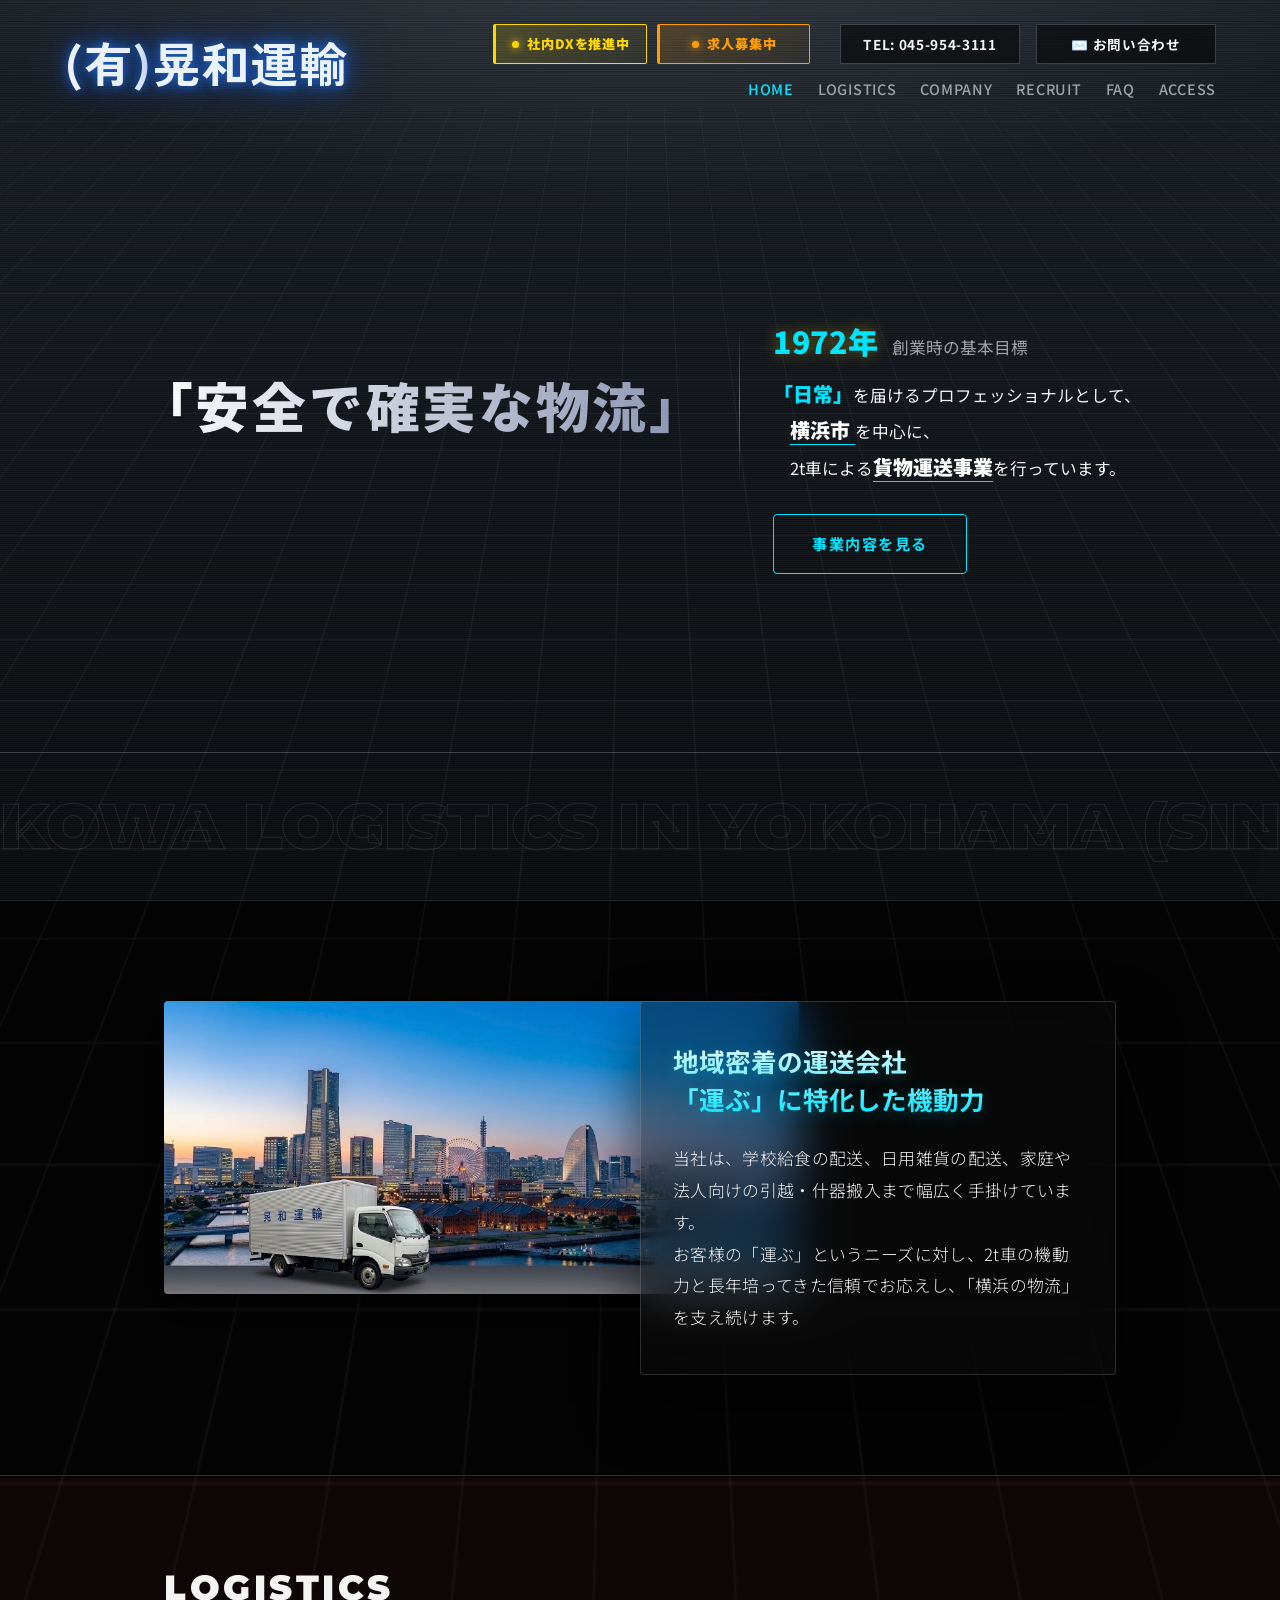
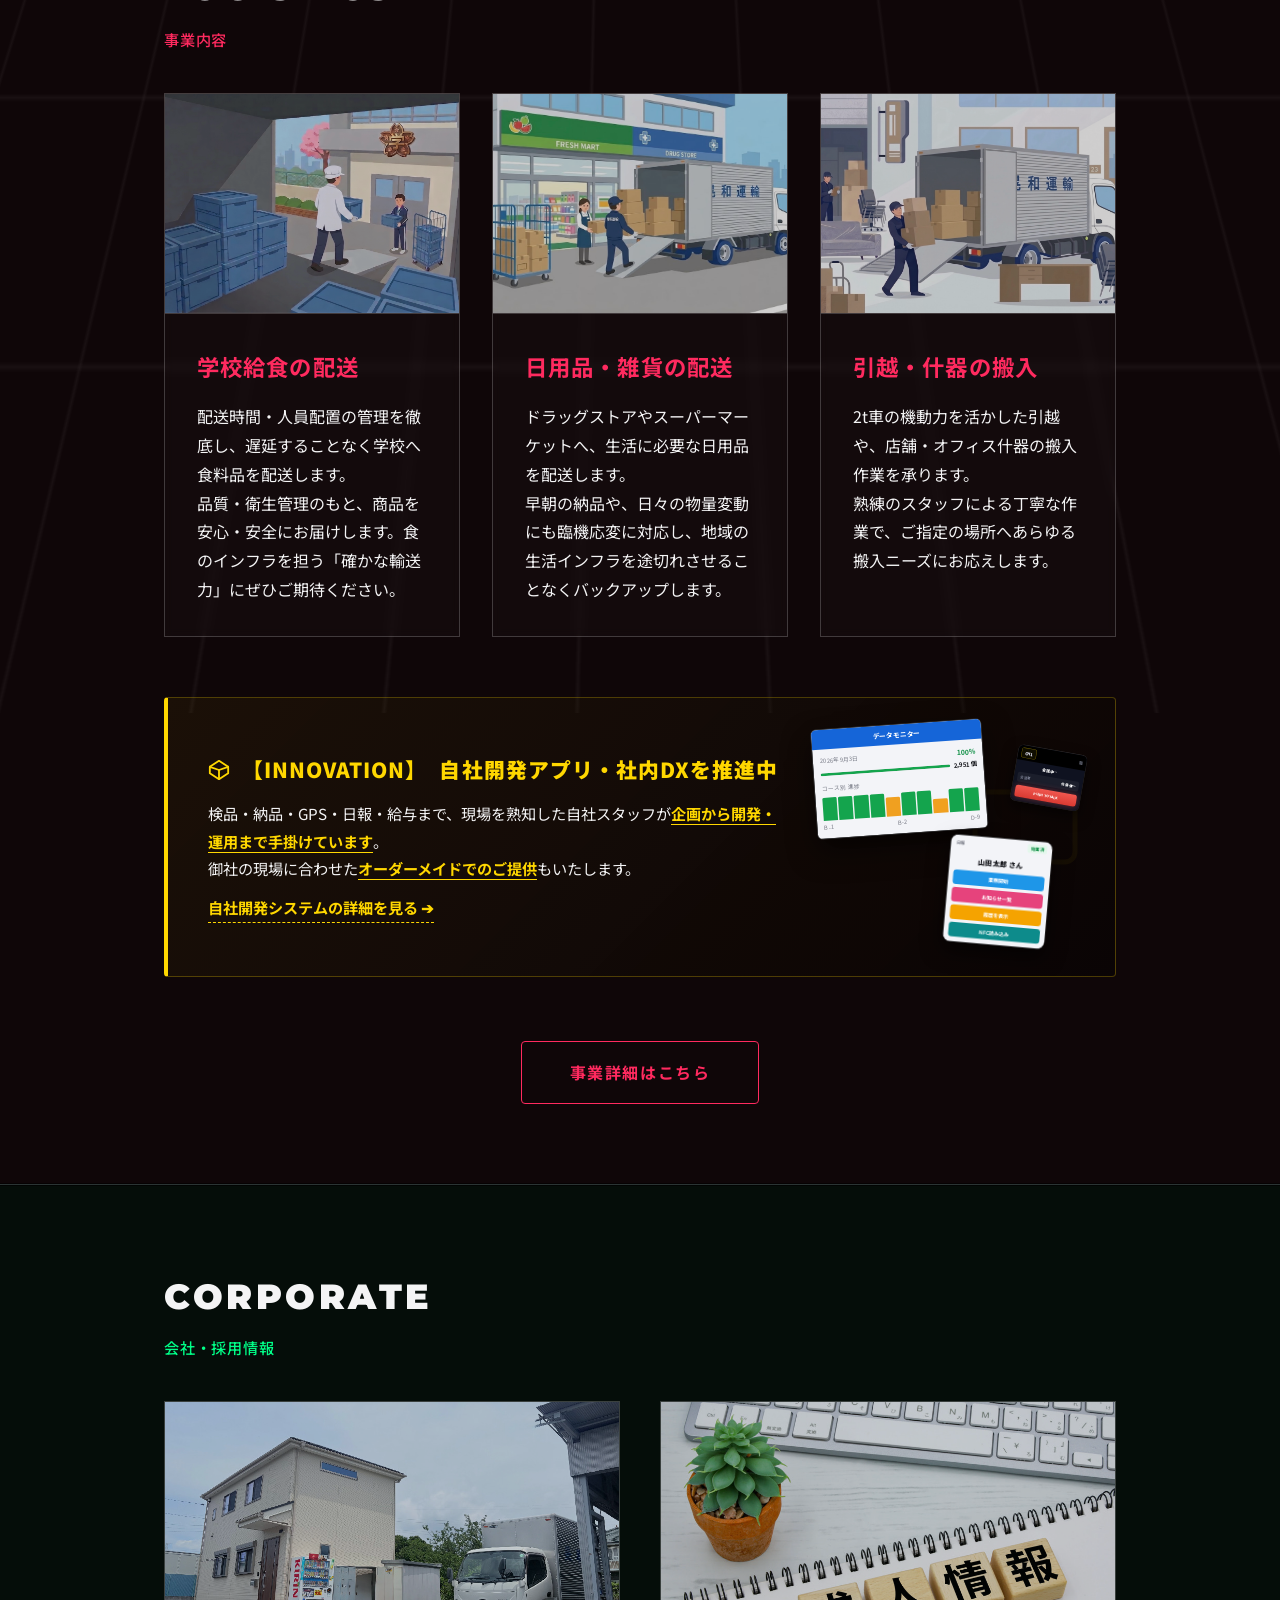
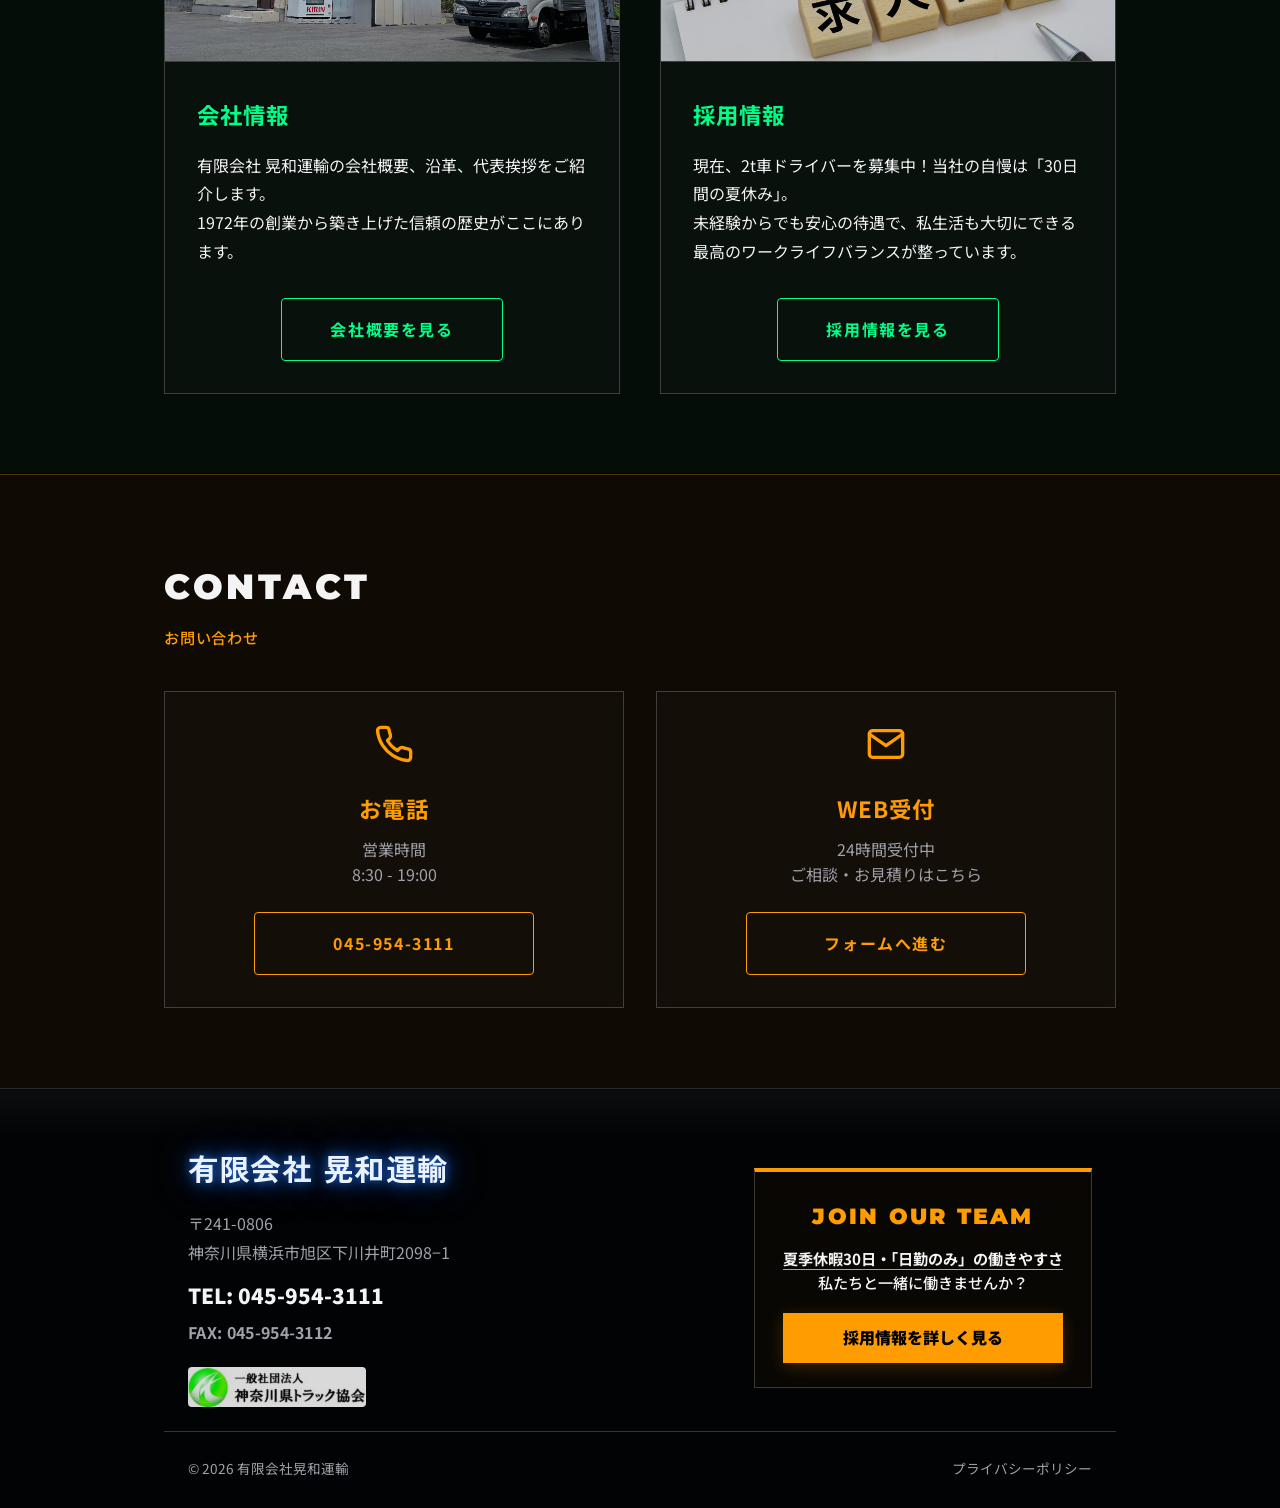
<file: index.html>
<!DOCTYPE html>
<html lang="ja">
<head>
  <meta charset="UTF-8" />
  <meta name="viewport" content="width=device-width, initial-scale=1.0" />
  <title>有限会社晃和運輸｜横浜市旭区の運送会社・2t車のルート配送・トラック貨物運送</title>

  <meta name="description" content="横浜市旭区を拠点にする運送会社「有限会社晃和運輸」の公式サイトです。2t車による学校給食や日用品のルート配送、引越・什器搬入など、地域に根差した安全・確実な物流サービスを提供しています。現在、2t車ドライバー（正社員）を募集中！" />
  <link rel="canonical" href="https://kowa-yokohama.com/" />

  <link rel="stylesheet" href="css/styles.css?v=20261026-1" />

  <style>
    /* --- ヒーロー --- */
    .hero {
      position: relative;
      height: 100vh;
      /* スマホのアドレスバーが出入りしても高さが変わらない svh を使う（dvhだとスクロール中に帯がガタつく） */
      height: 100svh;
      min-height: 600px;
      display: flex;
      flex-direction: column;
      justify-content: center;
      overflow: hidden;
    }

    .hero-content {
      position: relative;
      z-index: 1;
      transform: translateY(40px);
    }

    /* ★h1をキーワードを含む見出し全体にまとめるための入れ物（見た目には影響しません） */
    .hero-heading {
      font: inherit;
    }

    .hero-catch {
      display: block;
      font-size: 4vw;
      font-weight: 900;
      line-height: 1.3;
      letter-spacing: 0.05em;
      margin-bottom: 36px;
      background: linear-gradient(to right, #ffffff, #8892b0);
      -webkit-background-clip: text;
      background-clip: text;
      -webkit-text-fill-color: transparent;
      margin-left: -0.5rem;
    }

    .hero-sub {
      display: block;
      font-size: 1.1rem;
      color: var(--text-main);
      max-width: 500px;
      margin-bottom: 40px;
      margin-left: 2.5rem;
    }
    /* 「1972年」に添える小さな説明。見出しの補足なのでグレーのままにします */
    .hero-eyebrow-cap { color: var(--text-muted); }
    /* ヒーロー本文の強調。白地の中でも浮くように、シアンの下線を引きます */
    .hero-em {
      font-size: 1.2em;
      font-weight: 900;
      color: #fff;
      border-bottom: 1px solid var(--accent-cyan);
    }

    .hero-year {
      color: #00e5ff;
      font-size: 2rem;
      font-weight: 900;
      letter-spacing: 0.02em;
      line-height: 1;
      text-shadow: 0 0 15px rgba(255, 215, 0, 0.4);
      margin-right: 8px;
    }

    /* ★ここを追加（横浜用のインデントと、2t車用の準備） */
    .indent-yokohama {
      margin-left: 1em; /* 1文字分インデントする */
      display: inline-block;
    }
    .indent-truck {
      display: inline-block;
      margin-left: 1em; /* ★2t車の行を1文字分右へズラす（PC版） */
    }

    /* --- PC：見出しと説明文を縦線で左右に分ける --- */
    @media (min-width: 1000px) {
      .hero .hero-content {
        max-width: 1400px;
        display: grid;
        grid-template-columns: auto 1px auto;
        grid-template-rows: auto auto;
        column-gap: clamp(22px, 2.6vw, 36px);
        justify-content: center;
      }
      /* 中央の縦線 */
      .hero .hero-content::before {
        content: '';
        grid-area: 1 / 2;
        width: 1px;
        height: 100%;
        background: linear-gradient(to bottom, transparent, rgba(0, 229, 255, 0.6), transparent);
      }
      /* h1の中身をそのままグリッドに並べる（見出しの意味は保ったまま） */
      .hero-heading { display: contents; }
      .hero-catch {
        grid-area: 1 / 1;
        align-self: center;
        font-size: clamp(26px, 4.2vw, 57px);
        white-space: nowrap;
        margin: 0;
      }
      /* 見出しと一緒に説明文・年号・ボタンも画面幅で伸縮させます */
      .hero-sub {
        grid-area: 1 / 3;
        margin: 0;
        font-size: clamp(13.5px, 1.3vw, 17.6px);
      }
      .hero-year { font-size: 1.82em; margin-right: 0.45em; }
      .hero .btn-main {
        grid-area: 2 / 3;
        margin: 30px 0 0;
        justify-self: start;
        font-size: clamp(13px, 1.18vw, 16px);
        padding: clamp(11px, 1.18vw, 16px) clamp(26px, 2.96vw, 40px);
      }
    }

    .btn-main {
      display: inline-flex;
      align-items: center;
      padding: 16px 48px;
      border-radius: var(--radius);
      background: transparent;
      color: var(--accent-cyan);
      border: 1px solid var(--accent-cyan);
      text-decoration: none;
      font-weight: 700;
      letter-spacing: 0.1em;
      position: relative;
      overflow: hidden;
      transition: all 0.3s;
      margin-left: 2.5rem; 
    }
    .btn-main::before {
      content: '';
      position: absolute;
      top: 0; left: 0; width: 0%; height: 100%;
      background: var(--accent-cyan);
      transition: all 0.3s ease;
      z-index: -1;
    }
    .btn-main:hover { color: #000; }
    .btn-main:hover::before { width: 100%; }

    /* --- マーキー --- */
    .marquee-container {
      position: absolute;
      bottom: 0;
      width: 100%;
      overflow: hidden;
      white-space: nowrap;
      border-top: 1px solid var(--border-color);
      padding: 16px 0;
      background-color: transparent;
      z-index: 10;
    }

    .marquee-text {
      display: inline-flex;
      font-family: 'Montserrat', sans-serif;
      font-size: 4rem;
      font-weight: 900;
      color: transparent;
      -webkit-text-stroke: 1px rgba(255, 255, 255, 0.1);
      text-transform: uppercase;
      animation: scrollText 30s linear infinite;
      /* 一度だけ描いてGPUで動かす（スクロール中の描き直しを防ぎます） */
      will-change: transform;
      backface-visibility: hidden;
      -webkit-backface-visibility: hidden;
    }

    /* 2つの同じ帯を並べ、ちょうど1つ分（-50%）ずらしてループさせる。
       右側の余白を各帯に持たせるので、継ぎ目でカクッと跳ばない */
    .marquee-item { flex: none; padding-right: 0.6em; }

    @keyframes scrollText {
      0% { transform: translate3d(0, 0, 0); }
      100% { transform: translate3d(-50%, 0, 0); }
    }

    /* ==========================================================================
       導入セクション（画像＋すりガラス枠）
    ========================================================================== */
    .business-intro { 
      padding: 100px 0; 
      /* 背景の金属・格子が透けるよう薄く（2026-10） */
      background-color: rgba(5, 5, 5, 0.12); 
      overflow: hidden; 
      position: relative;
    }

    .business-intro-wrapper { position: relative; z-index: 1; }
    /* セクションの境目：鋼板の継ぎ目（銀の線を上下の黒で挟む） */
    .business-intro, .services, .info-section, .contact-section {
      border-top: 1px solid rgba(210, 225, 240, 0.18);
      box-shadow: inset 0 1px 0 rgba(0, 0, 0, 0.65), 0 -1px 0 rgba(0, 0, 0, 0.6);
    }
    .contact-section { border-top-color: rgba(255, 157, 0, 0.28); }
    /* PCのすりガラスは、光沢が流れるたびに描き直されて重いので、やや濃い塗りに置き換える */
    @media (min-width: 769px) {
      .service-card, .info-card, .contact-card {
        backdrop-filter: none; -webkit-backdrop-filter: none;
        background: rgba(18, 22, 28, 0.6);
      }
      .intro-text-box { backdrop-filter: none; -webkit-backdrop-filter: none; background: rgba(12, 14, 18, 0.8); }
    }
    
    .business-intro-wrapper {
      display: grid;
      grid-template-columns: repeat(12, 1fr);
      align-items: start;
    }
    
    .intro-img-wrapper {
      grid-column: 1 / 9;
      grid-row: 1;
      z-index: 1;
    }
    .intro-img-wrapper img {
      width: 100%;
      height: auto;
      border-radius: var(--radius);
      box-shadow: 0 15px 40px rgba(0,0,0,0.6);
      display: block;
      /* アニメーションを削除しました */
    }
    
    .intro-text-box {
      grid-column: 7 / 13; /* ★ 画像と枠の美しいバランスをキープ */
      grid-row: 1;
      background: rgba(15, 15, 15, 0.4); 
      backdrop-filter: blur(24px);
      -webkit-backdrop-filter: blur(24px);
      border: 0.5px solid rgba(255, 255, 255, 0.15);
      padding: 40px 32px; /* ★ 枠の大きさは変えず、中の余白だけを少し薄くして文字スペースを確保 */
      border-radius: var(--radius);
      z-index: 2;
      box-shadow: 0 30px 60px rgba(0,0,0,0.6);
    }

    .intro-title {
      /* ★ 確実に2行に収まるように文字サイズを小さく調整 */
      font-size: clamp(16px, 2vw, 28px) !important; 
      white-space: nowrap; /* ★ サイズを小さくした上でこれを復活させ、絶対に3行になるのを防ぎます */
      line-height: 1.5;
      margin-bottom: 24px;
      /* 白からシアン（青）へのグラデーション */
      background: linear-gradient(180deg, #ffffff 0%, var(--accent-cyan, #00e5ff) 100%);
      -webkit-background-clip: text;
      -webkit-text-fill-color: transparent;
      /* うっすらとシアンの光彩（影）をつけてさらに強調 */
      text-shadow: 0 4px 16px rgba(0, 229, 255, 0.25);
    }

    /* オレンジの線を削除しました */

    .intro-desc p {
      font-weight: 300;
      letter-spacing: 0.02em;
    }

    .intro-desc { 
      color: var(--text-main); 
      font-size: 1.05rem; 
      line-height: 1.9; 
    }

    /* --- サービスセクション --- */
    .services { padding: 80px 0; background-color: rgba(48, 14, 20, 0.26); }
    .services .section-title span { color: var(--accent-red); }
    
    .service-list { display: grid; grid-template-columns: repeat(3, 1fr); gap: 32px; }
    .service-card { background: rgba(255, 255, 255, 0.02); border: 1px solid var(--border-color); padding: 0; transition: all 0.4s ease; display: flex; flex-direction: column; overflow: hidden; backdrop-filter: blur(5px); }
    .service-img { width: 100%; height: 220px; overflow: hidden; border-bottom: 1px solid var(--border-color); }
    .service-img img { width: 100%; height: 100%; object-fit: cover; opacity: 0.8; transition: transform 0.5s ease, opacity 0.5s ease; }
    .service-card:hover .service-img img { transform: scale(1.05); opacity: 1; }
    
    .service-card:hover { 
      background: rgba(255, 255, 255, 0.05); 
      border-color: var(--accent-red); 
      box-shadow: 0 0 20px rgba(255, 42, 95, 0.15); 
      transform: translateY(var(--card-lift)); 
    }
    .service-text { padding: 32px; position: relative; }
    /* カードの見出しは、そのセクションのアクセント色の文字で見せます（ここは赤） */
    .service-card h3 { font-size: 1.4rem; margin-bottom: 16px; font-weight: 700; letter-spacing: 0.05em;
      color: var(--accent-red); }
    .service-card p { color: var(--text-main); font-size: 1rem; line-height: 1.8; }

    /* 共通ボタンデザイン */
    .btn-outline {
      display: inline-flex;
      align-items: center;
      justify-content: center;
      padding: 16px 48px;
      border-radius: var(--radius);
      background: transparent;
      color: var(--accent-cyan);
      border: 1px solid var(--accent-cyan);
      text-decoration: none;
      font-weight: 700;
      letter-spacing: 0.1em;
      position: relative;
      overflow: hidden;
      transition: all 0.3s;
    }
    .btn-outline::before {
      content: '';
      position: absolute;
      top: 0; left: 0; width: 0%; height: 100%;
      background: var(--accent-cyan);
      transition: all 0.3s ease;
      z-index: -1;
    }
    .btn-outline:hover { color: #000; }
    .btn-outline:hover::before { width: 100%; }

    .btn-outline.red-version { color: var(--accent-red); border-color: var(--accent-red); }
    .btn-outline.red-version::before { background: var(--accent-red); }
    .btn-outline.red-version:hover { color: #000; }

    .btn-outline.green-version { color: var(--accent-green); border-color: var(--accent-green); }
    .btn-outline.green-version::before { background: var(--accent-green); }
    .btn-outline.green-version:hover { color: #000; }

    .btn-outline.orange-version { color: var(--accent-orange); border-color: var(--accent-orange); }
    .btn-outline.orange-version::before { background: var(--accent-orange); }
    .btn-outline.orange-version:hover { color: #000; }

    /* --- 会社情報＆採用情報セクション --- */
    .info-section { padding: 80px 0; background-color: rgba(8, 40, 26, 0.26); }
    .info-title span { color: var(--accent-green) !important; }
    .info-list { display: grid; grid-template-columns: repeat(2, 1fr); gap: 40px; }
    .info-card { background: rgba(255, 255, 255, 0.02); border: 1px solid var(--border-color); padding: 0; transition: all 0.4s ease; display: flex; flex-direction: column; overflow: hidden; backdrop-filter: blur(5px); }
    .info-img { width: 100%; height: 260px; overflow: hidden; border-bottom: 1px solid var(--border-color); }
    .info-img img { width: 100%; height: 100%; object-fit: cover; opacity: 0.8; transition: transform 0.5s ease, opacity 0.5s ease; }
    .info-card:hover .info-img img { transform: scale(1.05); opacity: 1; }
    .info-card:hover { background: rgba(255, 255, 255, 0.05); border-color: var(--accent-green); box-shadow: 0 0 20px rgba(0, 255, 136, 0.15); transform: translateY(var(--card-lift)); }
    .info-text { 
      padding: 32px; 
      position: relative; 
      display: flex; 
      flex-direction: column; 
      flex-grow: 1;
    }
    /* 同上（このセクションは緑） */
    .info-card h3 { font-size: 1.4rem; margin-bottom: 16px; font-weight: 700; letter-spacing: 0.05em;
      color: var(--accent-green); }
    .info-card p { color: var(--text-main); font-size: 1rem; line-height: 1.8; margin-bottom: 32px; }

    .info-text .btn-outline {
      align-self: center;
      margin-top: auto;
    }

    /* --- お問い合わせセクション --- */
    .contact-section { padding: 80px 0; background-color: rgba(46, 30, 6, 0.26); }
    .contact-title span { color: var(--accent-orange) !important; }
    
    .contact-grid { display: grid; grid-template-columns: repeat(2, 1fr); gap: 32px; }
    .contact-card { background: rgba(255, 255, 255, 0.02); border: 1px solid var(--border-color); padding: var(--card-pad); text-align: center; transition: all 0.4s ease; display: flex; flex-direction: column; align-items: center; justify-content: center; backdrop-filter: blur(5px); }
    .contact-card:hover { background: rgba(255, 255, 255, 0.05); border-color: var(--accent-orange); box-shadow: 0 0 20px rgba(255, 157, 0, 0.15); transform: translateY(var(--card-lift)); }
    .contact-icon { margin-bottom: 16px; color: var(--accent-orange); }
    /* 同上（このセクションはオレンジ） */
    .contact-card h3 { font-size: 1.4rem; margin-bottom: 8px; font-weight: 700; letter-spacing: 0.05em;
      color: var(--accent-orange); }
    /* ここはボタンに添える案内なので、注記と同じグレーにします */
    .contact-card p { color: var(--text-muted); font-size: 1rem; line-height: 1.6; margin-bottom: 24px; }
    .contact-btn { width: 100%; max-width: 280px; }

    /* --- トップページ用 DX推進アピールバナー --- */
    .dx-banner-link {
      display: block;
      text-decoration: none;
      margin: 60px 0;
    }
    .dx-banner-container {
      display: grid;
      grid-template-columns: 1fr 268px;
      gap: 32px;
      align-items: center;
      background: linear-gradient(135deg, rgba(255, 215, 0, 0.05) 0%, rgba(0, 0, 0, 0.3) 100%);
      border: 1px solid rgba(255, 215, 0, 0.25);
      border-left: 4px solid #ffd700;
      border-radius: var(--radius);
      padding: 32px 40px;
      position: relative;
      overflow: hidden;
      transition: all 0.3s ease;
    }
    .dx-banner-container:hover {
      border-color: #ffd700;
      box-shadow: 0 0 20px rgba(255, 215, 0, 0.15);
      transform: translateY(-2px);
    }
    .dx-banner-svg {
      position: absolute;
      right: 30px;
      top: 50%;
      transform: translateY(-50%);
      width: 120px;
      height: 120px;
      opacity: 0.04;
      color: #ffd700;
      pointer-events: none;
    }
    .dx-banner-shot { display: flex; justify-content: center; align-items: center; }
    .dx-banner-title {
      color: #ffd700;
      font-size: 1.3rem;
      font-weight: 900;
      margin-bottom: 12px;
      display: flex;
      align-items: center;
      gap: 12px;
      letter-spacing: 0.05em;
    }
    .dx-banner-text {
      color: var(--text-main);
      font-size: 0.95rem;
      line-height: 1.8;
      margin-bottom: 0;
    }
    /* スマホで2行に折り返さないよう、画面幅に合わせて自動縮小させます */
    .dx-banner-sub { white-space: nowrap; }
    @media (max-width: 768px) {
      /* --- 文字サイズの統一（スマホ） --- */
      .service-card h3, .info-card h3 { font-size: 1.3rem; }
      .service-card p, .info-card p { font-size: 0.95rem; }

      .dx-banner-sub { font-size: clamp(12px, 4.25vw, 17px); }

      /* ボタンの文字が途中で折れないよう、幅の狭い端末では左右の余白を詰めます（幅376px以上は今と同じ48px） */
      .btn-outline {
        padding-left: clamp(16px, calc((100vw - 280px) / 2), 48px);
        padding-right: clamp(16px, calc((100vw - 280px) / 2), 48px);
        max-width: 100%;
      }
      /* 電話番号は途中で折らない（幅320px以上は今と同じ大きさ） */
      /* 拡大して幅がとても狭い時だけ、キャッチコピーを折り返して画面内に収めます（100%では1行のまま） */
      @media (max-width: 300px) { .hero-catch { white-space: normal; } }
      .contact-btn.tel-btn { white-space: nowrap; font-size: min(0.8rem, 4vw); }
    }
    .dx-banner-more {
      display: inline-block;
      color: #ffd700;
      font-weight: 700;
      margin-top: 12px;
      border-bottom: 1px dashed #ffd700;
    }

    /* --- index.html専用 スマホレスポンシブ --- */
    @media (max-width: 768px) {
      .hero-content {
        transform: translateY(20px); 
      }
      /* ★スマホ：年号ラベル → 見出し → 説明文 → ボタンを中央に一直線で並べる */
      .hero-content { text-align: center; }
      .hero-heading { display: flex; flex-direction: column; }
      .hero-sub { display: contents; }

      /* 端末の横幅に合わせて全体を伸縮させます。
         割る数は「その行が1行に収まる幅の比率」から算出しているので、
         画面が狭い端末でも折り返しません（見出し 9.91em / 説明文 21.7em）。 */
      .hero-catch {
        order: 0;
        font-size: clamp(22px, calc((100vw - 48px) / 10.2), 40px);
        white-space: nowrap;
        margin: 0 0 24px;
        padding-bottom: 22px;
        border-bottom: 1px solid rgba(0, 229, 255, 0.28);
      }
      .hero-sub { font-size: clamp(11.5px, calc((100vw - 48px) / 22.2), 19px); }

      .hero-eyebrow { order: -1; margin-bottom: 16px !important; }
      .hero-year { font-size: 1.3em; margin-right: 0.6em; }
      .hero-eyebrow-cap { font-size: 0.85em; letter-spacing: 0.12em; }

      .hero-body { order: 1; display: block; margin-bottom: 34px; }
      .indent-yokohama,
      .indent-truck { margin-left: 0; }

      .btn-main {
        display: inline-flex;
        width: auto;
        margin: 0 auto 40px;
      }

      /* スマホは描画面積を減らしてスクロールを軽くします */
      .marquee-container { padding: 10px 0; }
      .marquee-text { font-size: 2.4rem; }

      .business-intro-wrapper { 
        display: flex;
        flex-direction: column; 
        justify-content: center; 
        align-items: center;
        gap: 12px; 
      }
      .intro-img-wrapper { 
        width: 100%; 
        box-shadow: 0 10px 30px rgba(0,0,0,0.8);
      }
      .intro-text-box { 
        width: 100%; 
        margin-top: 0; 
        padding: 40px 16px; /* ★ 左右の余白を減らして、文字が横に広がるスペースを確保！ */
        background: rgba(15, 15, 15, 0.92); /* ★ ぼかしをなくす代わりに背景を少し濃くして高級感を維持 */
        
        /* ★ スクロール激重の原因（スマホでのすりガラス）をオフにしてサクサクに！ */
        backdrop-filter: none;
        -webkit-backdrop-filter: none;
        
        box-shadow: none; 
        border-radius: var(--radius); 
      }

      .intro-title {
        font-size: 1.4rem !important; /* ★ どんなスマホでも絶対に2行で収まるベストなサイズ */
        white-space: nowrap !important; /* ★ これで強制的に2行をキープ！ */
        margin-bottom: 24px;
      }

      .service-list { display: flex; overflow-x: auto; scroll-snap-type: x mandatory; gap: 16px; padding-bottom: 32px; width: 100%; }
      .service-list::-webkit-scrollbar { height: 4px; }
      .service-list::-webkit-scrollbar-track { background: rgba(255, 255, 255, 0.05); border-radius: var(--radius); }
      .service-list::-webkit-scrollbar-thumb { background: var(--accent-cyan); border-radius: var(--radius); }
      .service-card { flex: 0 0 85%; scroll-snap-align: start; }
      
      .info-list { grid-template-columns: 1fr; gap: 24px; }
      .info-img { height: 200px; }
      
      .contact-grid { gap: 12px; }
      .contact-card { padding: 24px 8px; }
      .contact-icon svg { width: 28px; height: 28px; }
      .contact-card h3 { font-size: 1.3rem; margin-bottom: 4px; }
      .contact-card p { font-size: 0.95rem; margin-bottom: 16px; }
      .contact-btn { padding: 12px 0; font-size: 0.8rem; width: 100%; letter-spacing: normal; }
      
      .dx-banner-link { margin: 40px 0; }
      .dx-banner-container { padding: 24px 20px; grid-template-columns: 1fr; gap: 24px; }
      .dx-banner-shot { order: 2; }
      .dx-banner-shot { display: flex; justify-content: center; align-items: center; }
    .dx-banner-title {
        font-size: 1.1rem;
        flex-direction: column;
        align-items: flex-start;
        gap: 6px;
      }
      .dx-banner-text { font-size: 0.9rem; line-height: 1.6; }
      .dx-banner-svg {
        width: 80px;
        height: 80px;
        right: -10px;
        bottom: -10px;
        top: auto;
        transform: none;
      }
    }
    /* 本文中の強調：白字のまま目立たせるため、ページのアクセント色で下線を引きます
       （よくある質問ページで使っていた手法を全ページに揃えました） */
    .dx-banner-text strong {
      border-bottom: 1px solid currentColor;   /* 金色の帯の中はもともと金文字なので、同色の下線で揃えます */
    }
    .intro-desc strong,
    .service-card p strong,
    .info-card p strong,
    .contact-card p strong {
      color: var(--text-main);
      font-weight: 700;
      border-bottom: 1px solid var(--accent-cyan);
    }
  </style>
</head>
<body>

  <div class="page-bg"></div>
  <div class="page-grid"></div>
  <div id="header-placeholder">
    <header class="site-header" id="header">
      <div class="header-inner">
        <a href="/" class="brand"><span class="keep-text">(有)</span><span class="keep-text">晃和運輸</span></a>


        <div class="header-right" id="header-right">
          <div class="header-top pc-only">
            <div class="header-badges">
              <a href="/dx" class="hbadge hbadge-dx"><span class="hbadge-dot"></span>社内DXを推進中</a>
              <a href="/recruit" class="hbadge hbadge-recruit"><span class="hbadge-dot"></span>求人募集中</a>
            </div>
            <div class="header-contact">
              <a href="tel:045-954-3111" class="header-action-btn">TEL: 045-954-3111</a>
              <a href="/contact" class="header-action-btn" id="nav-btn-contact">✉️ お問い合わせ</a>
            </div>
          </div>

          <div class="menu-badges sp-only">
            <a href="/recruit" class="hbadge hbadge-recruit"><span class="hbadge-dot"></span>求人募集中</a>
            <a href="/dx" class="hbadge hbadge-dx"><span class="hbadge-dot"></span>社内DXを推進中</a>
          </div>

          <nav class="site-nav">
            <a href="/" id="menu-home" class="nav-home">HOME<span class="nav-ja">ホーム</span></a>
            <a href="/logistics" id="menu-services" class="nav-services">LOGISTICS<span class="nav-ja">事業内容</span></a>
            <a href="/company" id="menu-company" class="nav-company">COMPANY<span class="nav-ja">会社情報</span></a>
            <a href="/recruit" id="menu-recruit" class="nav-recruit">RECRUIT<span class="nav-ja">採用情報</span></a>
            <a href="/faq" id="menu-faq" class="nav-faq">FAQ<span class="nav-ja">よくある質問</span></a>
            <a href="/access" id="menu-access" class="nav-access">ACCESS<span class="nav-ja">所在地</span></a>
          </nav>

          <div class="header-contact sp-only menu-contact-grid">
            <div class="menu-contact-box">
              <div class="menu-contact-title">TEL</div>
              <a href="tel:045-954-3111" class="menu-contact-btn">045-954-3111</a>
            </div>
            <div class="menu-contact-box">
              <div class="menu-contact-title">CONTACT</div>
              <a href="/contact" class="menu-contact-btn">フォームへ進む</a>
            </div>
          </div>
        </div>

        <button class="menu-toggle" id="menu-toggle" aria-label="メニューを開閉する">
          <span class="menu-toggle-bar"></span>
          <span class="menu-toggle-bar"></span>
          <span class="menu-toggle-bar"></span>
        </button>
      </div>
    </header>
  </div>

  <section class="hero">
    <div class="container hero-content fade-up">
      <h1 class="hero-heading">
        <span class="hero-catch">「安全で確実な物流」</span>

        <span class="hero-sub">
          <span class="hero-eyebrow" style="display: block; margin-bottom: 16px;">
            <span style="display: inline-flex; align-items: baseline;">
              <strong class="hero-year">1972年</strong>
              <span class="keep-text hero-eyebrow-cap"> 創業時の基本目標</span>
            </span>
          </span>
          <span class="keep-text hero-body">
            <!-- ★ここから下の3行を「ブロック化」して行間を完全に統一しました！ -->
          <span style="display: block; margin-bottom: 6px; line-height: 1.5;">
            <span class="keep-text"><span style="font-size: 1.2em; font-weight: 900; color: #00e5ff;">「日常」</span>を届ける</span><span class="keep-text">プロフェッショナルとして、</span>
          </span>
          <span class="indent-yokohama" style="display: block; margin-bottom: 6px; line-height: 1.5;">
            <span class="hero-em">横浜市 </span>を中心に、
          </span>
          <span class="indent-truck" style="display: block; line-height: 1.6;">
            2t車による<span class="hero-em">貨物運送事業</span>を行っています。
          </span>
        </span>
      </h1>
      <a href="/logistics" class="btn-main">事業内容を見る</a>
    </div>
    <div class="marquee-container">
      <div class="marquee-text" aria-hidden="true">
        <span class="marquee-item">KOWA LOGISTICS in YOKOHAMA (SINCE 1972)</span><span class="marquee-item">KOWA LOGISTICS in YOKOHAMA (SINCE 1972)</span>
      </div>
    </div>
  </section>

  <section class="business-intro">
    <div class="container business-intro-wrapper fade-up">
      <div class="intro-img-wrapper">
        <img src="images/TOP.jpg" alt="横浜市の運送会社 晃和運輸の車両群">
      </div>
      <div class="intro-text-box">
        <h2 class="intro-title">地域密着の運送会社<br>「運ぶ」に特化した機動力</h2>
        <!-- オレンジの区切り線を削除しました -->
        <div class="intro-desc">
          <p>
          当社は、学校給食の配送、日用雑貨の配送、家庭や法人向けの引越・什器搬入まで幅広く手掛けています。<br>
          お客様の「運ぶ」というニーズに対し、2t車の機動力と長年培ってきた信頼でお応えし、「横浜の物流」を支え続けます。
          </p>
        </div>
      </div>
    </div>
  </section>

  <section id="services" class="services">
    <div class="container">
      <h2 class="section-title fade-up">Logistics<span>事業内容</span></h2>
      <div class="service-list fade-up">
        <div class="service-card">
          <div class="service-img"><img src="images/IND1.jpg" alt="食品・学校給食配送"></div>
          <div class="service-text">
            <h3>学校給食の配送</h3>
            <p>配送時間・人員配置の管理を徹底し、遅延することなく学校へ食料品を配送します。<br>
               品質・衛生管理のもと、商品を安心・安全にお届けします。食のインフラを担う「確かな輸送力」にぜひご期待ください。</p>
          </div>
        </div>
        
        <div class="service-card">
          <div class="service-img"><img src="images/IND2.jpg" alt="日用品・店舗ルート配送"></div>
          <div class="service-text">
            <h3>日用品・雑貨の配送</h3>
            <p>ドラッグストアやスーパーマーケットへ、生活に必要な日用品を配送します。<br>
               早朝の納品や、日々の物量変動にも臨機応変に対応し、地域の生活インフラを途切れさせることなくバックアップします。</p>
          </div>
        </div>
        
        <div class="service-card">
          <div class="service-img"><img src="images/IND3.jpg" alt="引越し・什器搬入"></div>
          <div class="service-text">
            <h3>引越・什器の搬入</h3>
            <p>2t車の機動力を活かした引越や、店舗・オフィス什器の搬入作業を承ります。<br>
               熟練のスタッフによる丁寧な作業で、ご指定の場所へあらゆる搬入ニーズにお応えします。</p>
          </div>
        </div>
      </div>

      <a href="/dx" class="dx-banner-link fade-up">
        <div class="dx-banner-container">
          <svg class="dx-banner-svg" viewBox="0 0 24 24" fill="none" stroke="currentColor" stroke-width="1" stroke-linecap="round" stroke-linejoin="round">
            <rect x="2" y="3" width="20" height="14" rx="2" ry="2"></rect>
            <line x1="8" y1="21" x2="16" y2="21"></line>
            <line x1="12" y1="17" x2="12" y2="21"></line>
          </svg>

          <div class="dx-banner-content">
            <h3 class="dx-banner-title">
              <svg width="22" height="22" viewBox="0 0 24 24" fill="none" stroke="currentColor" stroke-width="2" stroke-linecap="round" stroke-linejoin="round">
                <polygon points="12 2 22 8.5 22 15.5 12 22 2 15.5 2 8.5 12 2"></polygon>
                <polyline points="12 22 12 12"></polyline>
                <polyline points="22 8.5 12 12"></polyline>
                <polyline points="2 8.5 12 12"></polyline>
              </svg>
              【INNOVATION】<br class="sp-only"><span class="dx-banner-sub">自社開発アプリ・社内DXを推進中</span>
            </h3>
            <p class="dx-banner-text">
              検品・納品・GPS・日報・給与まで、<span style="white-space:nowrap;">現場を熟知した</span>自社スタッフが<strong style="color:#ffd700;"><span style="white-space:nowrap;">企画から開発・</span><span style="white-space:nowrap;">運用まで手掛けています</span></strong>。<br>
              御社の現場に合わせた<strong style="color:#ffd700;">オーダーメイドでのご提供</strong>もいたします。<br>
              <span class="dx-banner-more">
                自社開発システムの詳細を見る ➔
              </span>
            </p>
          </div>

          <div class="dx-banner-shot">
            <div class="dx-devices">
              <div class="dev-tablet">
                <div class="mock mock-wide">
                  <div class="mock-screen">
                    <div class="mock-bar" style="background:#1565d8; color:#fff; justify-content:center;">データモニター</div>
                    <div class="mock-body">
                      <div style="display:flex; justify-content:space-between;">
                        <span class="mock-muted">2026年9月3日</span><b style="font-size:10px; color:#0f8f45;">100%</b>
                      </div>
                      <div style="display:flex; align-items:center; gap:5px; margin:5px 0 2px;">
                        <div class="mock-prog" style="flex:1;"><i style="width:100%"></i></div>
                        <b style="font-size:9px; white-space:nowrap;">2,951 個</b>
                      </div>
                      <div class="mock-muted" style="margin-top:7px;">コース別 進捗</div>
                      <div class="mock-bars">
                        <i style="height:100%"></i><i style="height:100%"></i><i style="height:100%"></i><i style="height:100%"></i>
                        <i style="height:82%; background:#f0a020;"></i><i style="height:100%"></i><i style="height:100%"></i>
                        <i style="height:64%; background:#f0a020;"></i><i style="height:100%"></i><i style="height:100%"></i>
                      </div>
                      <div style="display:flex; justify-content:space-between;" class="mock-muted"><span>B-1</span><span>B-2</span><span>D-9</span></div>
                    </div>
                  </div>
                </div>
              </div>

              <div class="dev-mini">
                <div class="mock">
                  <div class="mock-screen-dark">
                    <div class="mock-bar" style="background:#000;"><span class="mock-ch">CH1</span><span style="color:#8a8fa3;">☰</span></div>
                    <div class="mock-body">
                      <div style="text-align:center; color:#fff; font-weight:900; font-size:11px; margin-bottom:8px;">会話中…</div>
                      <div style="background:rgba(255,255,255,.05); border-radius:6px; padding:7px 9px; margin-bottom:8px;">
                        <div style="display:flex; justify-content:space-between;"><span style="color:#a9aec4;">会話者</span><b style="color:#fff;">佐藤 健一</b></div>
                      </div>
                      <div class="mock-ptt">PUSH TO TALK</div>
                    </div>
                  </div>
                </div>
              </div>

              <div class="dev-phone">
                <div class="mock">
                  <div class="mock-screen">
                    <div class="mock-bar">
                      <span class="mock-muted">日報</span><span class="mock-chip" style="background:#e4f7ec; color:#0f8f45;">始業済</span>
                    </div>
                    <div class="mock-body">
                      <div style="text-align:center; font-size:14px; font-weight:900; margin-bottom:8px;">山田 太郎 さん</div>
                      <div class="mock-btn" style="background:#1e96e8;">業務開始</div>
                      <div class="mock-btn" style="background:#e6437c;">お知らせ一覧</div>
                      <div class="mock-btn" style="background:#f5a300;">履歴を表示</div>
                      <div class="mock-btn" style="background:#0d8b8b; margin-bottom:0;">NFC読み込み</div>
                    </div>
                  </div>
                </div>
              </div>
            </div>
          </div>
        </div>
      </a>
            
      <div style="text-align: center; margin-top: 64px;">
        <a href="/logistics" class="btn-outline red-version">事業詳細はこちら</a>
      </div>
    </div>
  </section>

  <section class="info-section">
    <div class="container">
      <h2 class="section-title info-title fade-up">Corporate<span>会社・採用情報</span></h2>
      
      <div class="info-list fade-up">
        <div class="info-card" id="会社情報">
          <div class="info-img"><img src="images/IND4.jpg" alt="会社概要イメージ"></div>
          <div class="info-text">
            <h3>会社情報</h3>
            <p>有限会社 晃和運輸の会社概要、沿革、代表挨拶をご紹介します。<br>1972年の創業から築き上げた信頼の歴史がここにあります。</p>
            <a href="/company" class="btn-outline green-version">会社概要を見る</a>
          </div>
        </div>
        
        <div class="info-card" id="採用情報">
          <div class="info-img"><img src="images/IND5.jpg" alt="採用情報イメージ"></div>
          <div class="info-text">
            <h3>採用情報</h3>
            <p>現在、2t車ドライバーを募集中！当社の自慢は「30日間の夏休み」。<br>未経験からでも安心の待遇で、私生活も大切にできる最高のワークライフバランスが整っています。</p>
            <a href="/recruit" class="btn-outline green-version">採用情報を見る</a>
          </div>
        </div>
      </div>

    </div>
  </section>

  <section id="contact" class="contact-section">
    <div class="container">
      <h2 class="section-title contact-title fade-up">Contact<span>お問い合わせ</span></h2>
      
      <div class="contact-grid fade-up">
        
        <div class="contact-card">
          <div class="contact-icon">
            <svg width="40" height="40" viewBox="0 0 24 24" fill="none" stroke="currentColor" stroke-width="2" stroke-linecap="round" stroke-linejoin="round">
              <path d="M22 16.92v3a2 2 0 0 1-2.18 2 19.79 19.79 0 0 1-8.63-3.07 19.5 19.5 0 0 1-6-6 19.79 19.79 0 0 1-3.07-8.67A2 2 0 0 1 4.11 2h3a2 2 0 0 1 2 1.72 12.84 12.84 0 0 0 .7 2.81 2 2 0 0 1-.45 2.11L8.09 9.91a16 16 0 0 0 6 6l1.27-1.27a2 2 0 0 1 2.11-.45 12.84 12.84 0 0 0 2.81.7A2 2 0 0 1 22 16.92z"></path>
            </svg>
          </div>
          <h3>お電話</h3>
          <p class="pc-only">営業時間<br>8:30 - 19:00</p>
          <p class="sp-only">営業時間<br>8:30 - 19:00</p>
          <a href="tel:045-954-3111" class="btn-outline orange-version contact-btn tel-btn">045-954-3111</a>
        </div>

        <div class="contact-card">
          <div class="contact-icon">
            <svg width="40" height="40" viewBox="0 0 24 24" fill="none" stroke="currentColor" stroke-width="2" stroke-linecap="round" stroke-linejoin="round">
              <path d="M4 4h16c1.1 0 2 .9 2 2v12c0 1.1-.9 2-2 2H4c-1.1 0-2-.9-2-2V6c0-1.1.9-2 2-2z"></path>
              <polyline points="22,6 12,13 2,6"></polyline>
            </svg>
          </div>
          <h3>WEB受付</h3>
          <p class="pc-only">24時間受付中<br>ご相談・お見積りはこちら</p>
          <p class="sp-only">24時間受付中<br>ご相談・お見積り</p>
          <a href="/contact" class="btn-outline orange-version contact-btn">フォームへ進む</a>
        </div>

      </div>
    </div>
  </section>

  <div id="footer-placeholder"></div>
  <script src="js/common.js?v=20261026-1"></script>
</body>
</html>
</file>
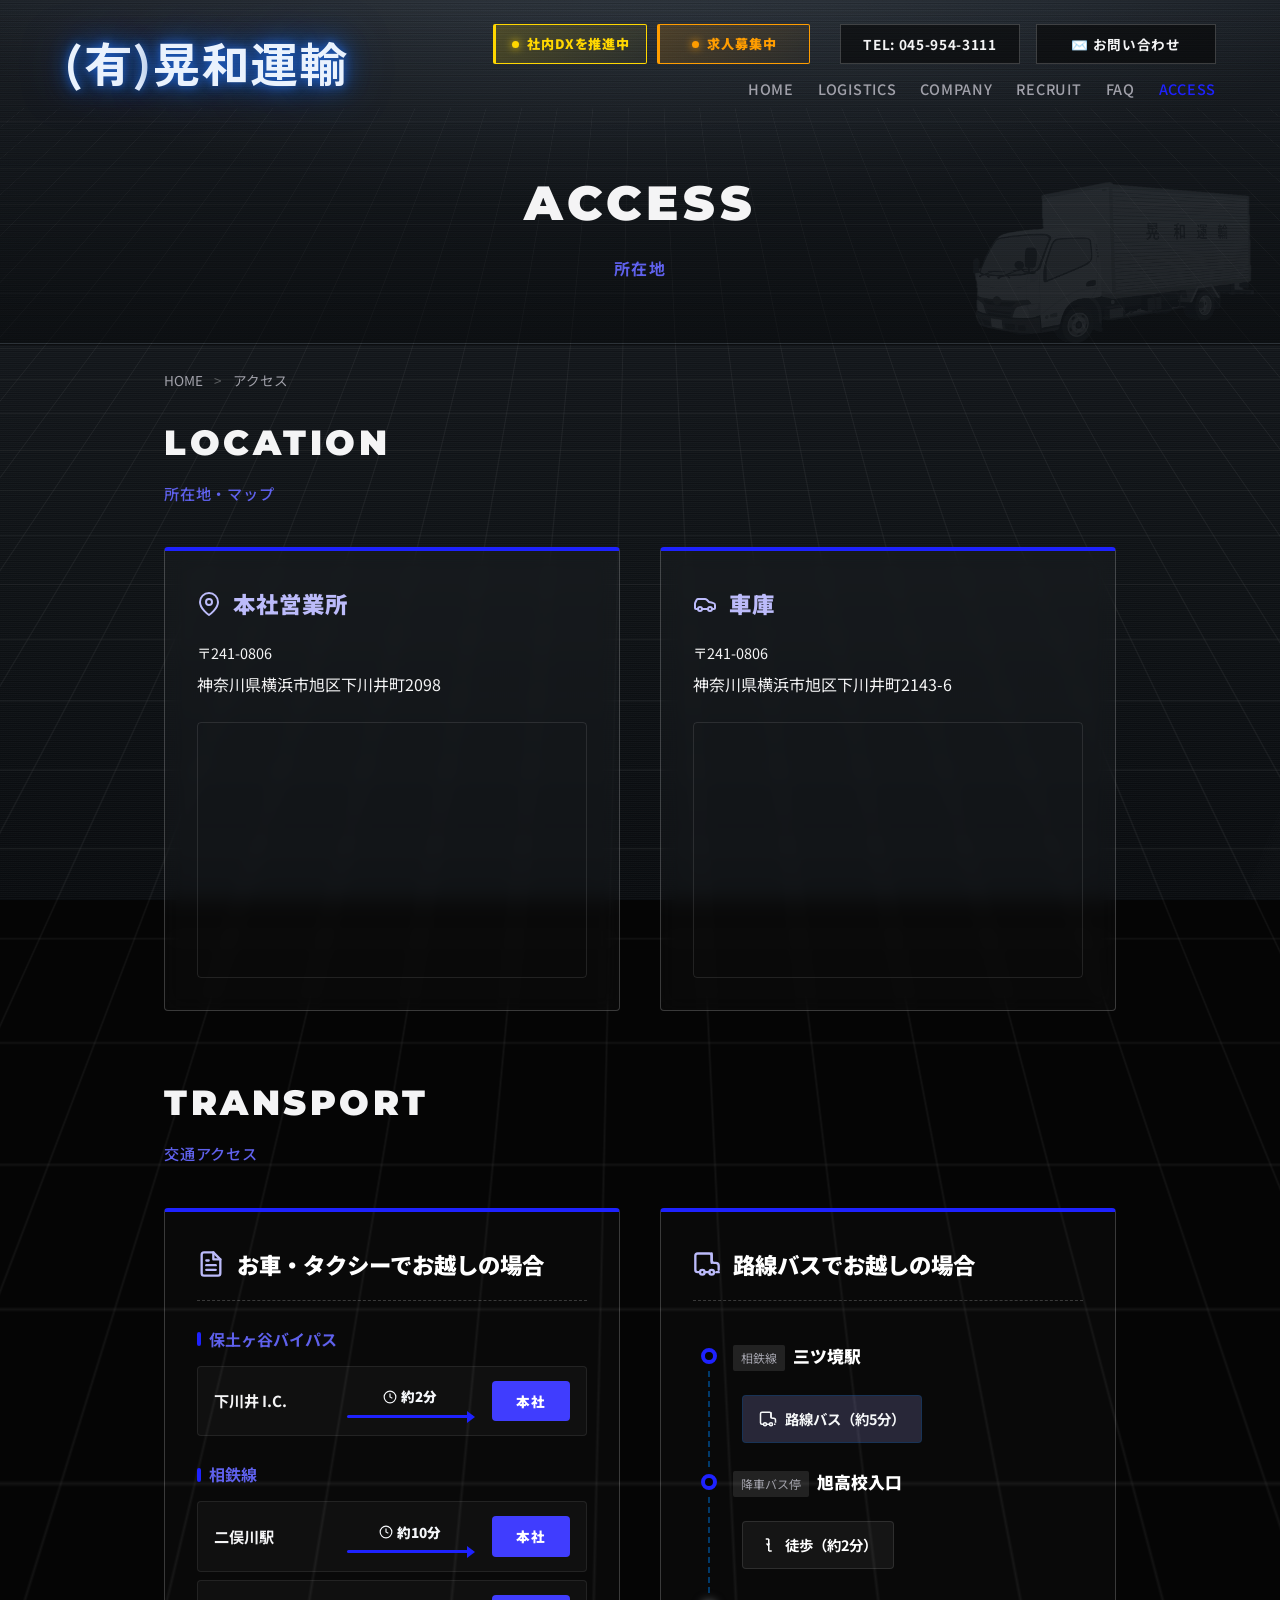
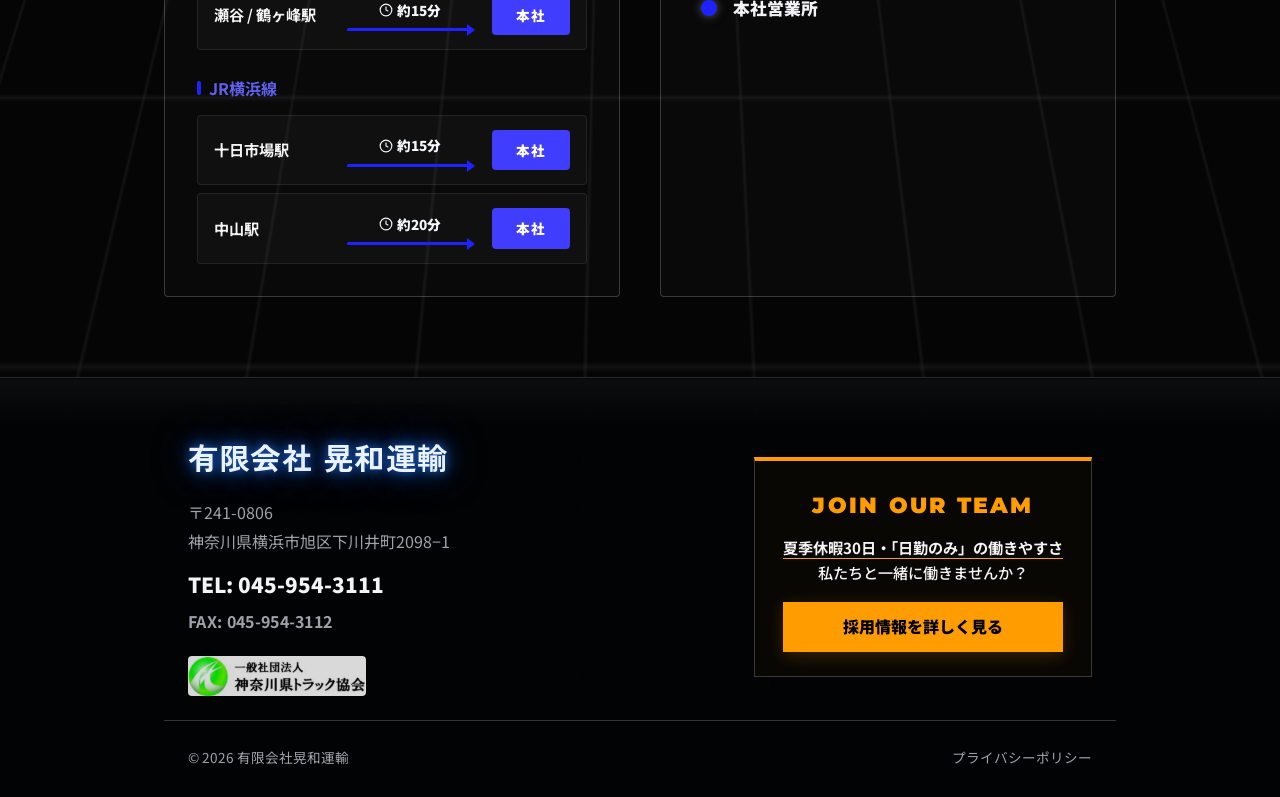
<file: access.html>
<!DOCTYPE html>
<html lang="ja">
<head>
  <meta charset="UTF-8" />
  <meta name="viewport" content="width=device-width, initial-scale=1.0" />
  <title>アクセス・所在地｜横浜市旭区の本社所在地・地図｜有限会社晃和運輸</title>
  <meta name="description" content="横浜市旭区にある有限会社晃和運輸へのアクセス・地図情報です。本社営業所、および車庫のGoogleマップを掲載。保土ヶ谷バイパス「下川井IC」より車で2分、相鉄線・横浜線からの各種アクセス方法をご案内します。" />
  <link rel="canonical" href="https://kowa-yokohama.com/access" />

  <link rel="stylesheet" href="css/styles.css?v=20261026-1" />

  <style>
    /* ==========================================================================
       アクセスぺージ専用スタイル（濃い青：primary-blue 基調に変更）
    ========================================================================== */
    /* 文字に使う青。--primary-blue は黒背景だと沈んで読みにくいので、
       文字だけ明るめの青を使います（塗り・枠線は --primary-blue のまま） */
    :root { --accent-blue: #5f61ec; }

    .access-section {
      padding: var(--sec-head) 0 var(--sec-end);
    }

    /* 地図と住所のカードレイアウト（2カラム） */
    .map-grid {
      display: grid;
      grid-template-columns: repeat(2, 1fr);
      gap: 40px;
      margin-bottom: 60px;
    }

    .map-card {
      background: rgba(255, 255, 255, 0.02);
      border: 1px solid var(--border-color); /* 濃い青に変更（rgbaは手動指定） */
      border-top: 4px solid var(--primary-blue); /* 濃い青に変更 */
      border-radius: var(--radius);
      padding: var(--card-pad);
      backdrop-filter: blur(10px);
      transition: all 0.4s ease;
    }

    .map-card:hover {
      box-shadow: 0 0 20px rgba(95, 97, 236, 0.15);
      transform: translateY(var(--card-lift));
      border-color: rgba(95, 97, 236, 0.6);
    }

    .map-title {
      font-size: 1.4rem;
      font-weight: 900;
      color: #bcbbfa; /* 濃い青だと背景に沈むため、見出し用には少し明るいブルー（水色）をアクセントとして使用 */
      margin-bottom: 16px;
      display: flex;
      align-items: center;
      gap: 12px;
      letter-spacing: 0.05em;
    }

    .map-address {
      color: var(--text-main);
      font-size: 1rem;
      line-height: 1.8;
      margin-bottom: 24px;
    }

    .map-address span {
      color: var(--text-main);
      font-size: 0.9rem;
      display: block;
      margin-bottom: 4px;
    }

    /* Googleマップ埋め込み枠 */
    .gmap-wrapper {
      position: relative;
      width: 100%;
      padding-top: 65%;
      border-radius: var(--radius);
      overflow: hidden;
      border: 1px solid rgba(255, 255, 255, 0.1);
    }

    .gmap-wrapper iframe {
      position: absolute;
      top: 0;
      left: 0;
      width: 100%;
      height: 100%;
      border: 0;
      filter: invert(90%) hue-rotate(180deg) contrast(100%);
    }

    /* ==========================================================================
       図解デザイン：交通アクセス
    ========================================================================== */
    .transport-grid {
      display: grid;
      grid-template-columns: repeat(2, 1fr);
      gap: 40px;
    }

    .transport-card {
      background: rgba(255, 255, 255, 0.02);
      border: 1px solid var(--border-color); /* 濃い青に変更（rgbaは手動指定） */
      border-top: 4px solid var(--primary-blue); /* 濃い青に変更 */
      border-radius: var(--radius);
      padding: var(--card-pad);
    }

    .transport-title {
      font-size: 1.4rem;
      font-weight: 900;
      color: #fff;
      margin-bottom: 24px;
      display: flex;
      align-items: center;
      gap: 12px;
      border-bottom: 1px dashed rgba(255, 255, 255, 0.2);
      padding-bottom: 16px;
    }

    .transport-icon {
      color: #bcbbfa; /* 明るいブルーに変更 */
    }

    /* --- 車ルート：路線ごとのグループ化 --- */
    .route-group {
      margin-bottom: 24px;
    }
    .route-group:last-child {
      margin-bottom: 0;
    }
    .route-group-name {
      font-size: 1rem;
      font-weight: 700;
      color: var(--accent-blue);   /* 他ページの項目名と同じく、ページのアクセント色に */
      margin-bottom: 12px;
      display: flex;
      align-items: center;
      gap: 8px;
    }
    .route-group-name::before {
      content: '';
      display: block;
      width: 4px;
      height: 14px;
      background: var(--primary-blue); /* 濃い青に変更 */
      border-radius: var(--radius-sm);
    }

    /* 横向き矢印ブロック */
    .route-box {
      display: flex;
      align-items: center;
      justify-content: space-between;
      background: rgba(255, 255, 255, 0.03);
      border: 1px solid rgba(255, 255, 255, 0.08);
      border-radius: var(--radius);
      margin-bottom: 8px;
      padding: 14px 16px;
      transition: background 0.3s ease;
    }
    .route-box:last-child { margin-bottom: 0; }
    .route-box:hover {
      background: rgba(0, 71, 133, 0.15);     /* 濃い青の背景に変更 */
      border-color: rgba(0, 71, 133, 0.4);      /* 濃い青の枠線に変更 */
    }

    .route-from {
      width: 32%;
      font-weight: 700;
      font-size: 0.95rem;
      color: var(--text-main);
      line-height: 1.4;
    }
    
    .route-arrow {
      width: 40%;
      display: flex;
      flex-direction: column;
      align-items: center;
      padding: 0 8px;
    }
    .route-time {
      font-size: 0.85rem;
      color: #f5f7fa; /* 明るいブルーに変更 */
      font-weight: 900;
      margin-bottom: 6px;
      display: flex;
      align-items: center;
      gap: 4px;
      white-space: nowrap;
    }
    .route-line {
      width: 100%;
      height: 3px;
      background: var(--primary-blue); /* 濃い青に変更 */
      position: relative;
      border-radius: var(--radius-sm);
    }
    .route-line::after {
      content: '';
      position: absolute;
      right: -2px;
      top: -4px;
      border-top: 6px solid transparent;
      border-bottom: 6px solid transparent;
      border-left: 8px solid var(--primary-blue); /* 濃い青に変更 */
    }

    .route-to {
      width: 22%;
      font-weight: 900;
      color: #fff; /* 背景が濃い青なので文字は白に */
      text-align: center;
      background: #403dfe; /* 濃い青に変更 */
      padding: 8px 0;
      border-radius: var(--radius);
      font-size: 0.85rem;
      letter-spacing: 0.05em;
    }

    /* --- バスルート：縦型タイムライン（乗り換え案内風） --- */
    .bus-timeline {
      padding: 16px 8px;
    }
    .tl-node {
      display: flex;
      align-items: center;
      gap: 16px;
      position: relative;
      z-index: 2;
    }
    .tl-dot {
      width: 16px;
      height: 16px;
      border-radius: 50%;
      background: var(--bg-color);
      border: 4px solid var(--primary-blue); /* 濃い青に変更 */
      flex-shrink: 0;
    }
    .tl-text {
      font-size: 1.05rem;
      font-weight: 900;
      color: #fff;
    }
    .tl-text span {
      display: inline-block;
      font-size: 0.75rem;
      background: rgba(255,255,255,0.1);
      padding: 2px 8px;
      border-radius: var(--radius-sm);
      margin-right: 8px;
      font-weight: normal;
      color: var(--text-muted);
    }
    
    /* 目的地の特別スタイル */
    .tl-node.dest .tl-dot {
      background: var(--primary-blue); /* 濃い青に変更 */
      box-shadow: 0 0 10px rgba(164, 169, 174, 0.5); /* 濃い青の光彩に変更 */
    }
    .tl-node.dest .tl-text { color: #f1f1f5; /* 明るいブルーに変更 */ }

    .tl-path {
      margin-left: 7px; /* 16pxの円の中心に合わせる */
      border-left: 2px dashed rgba(0, 71, 133, 0.8); /* 濃い青に変更 */
      padding: 24px 0 24px 32px;
      position: relative;
    }
    .tl-path-label {
      display: inline-flex;
      align-items: center;
      gap: 8px;
      background: rgba(165, 159, 245, 0.2); /* 濃い青に変更 */
      border: 1px solid rgba(0, 71, 133, 0.4); /* 濃い青に変更 */
      color: #f5f7f8; /* 明るいブルーに変更 */
      padding: 10px 16px;
      border-radius: var(--radius);
      font-weight: 700;
      font-size: 0.9rem;
    }


    /* スマホ用レスポンシブ */
    @media (max-width: 768px) {
      /* --- 文字サイズの統一（スマホ） --- */
      /* 拡大して幅が狭い時だけ小さくします（幅320px以上は今と同じ1.3rem） */
      .map-title, .transport-title { font-size: min(1.3rem, 6.5vw); }
      @media (max-width: 300px) { .transport-title { flex-wrap: wrap; } }
      .map-address, .route-group-name { font-size: 0.95rem; }

      .map-grid { grid-template-columns: 1fr; gap: 24px; }
      .map-card { padding: var(--card-pad) 16px; }
      .gmap-wrapper { padding-top: 75%; }
      .transport-grid { grid-template-columns: 1fr; gap: 24px; }
      .transport-card { padding: var(--card-pad) 16px; }
      
      .route-box { padding: 12px 8px; }
      .route-from { width: 38%; font-size: 0.85rem; }
      .route-arrow { width: 34%; }
      .route-time { font-size: 0.75rem; }
      .route-time svg { width: 14px; height: 14px; }
      .route-to { width: 22%; font-size: 0.75rem; padding: 8px 0; }
      
      .tl-text { font-size: 0.95rem; }
      .tl-path { padding: 20px 0 20px 24px; }
      .tl-path-label { font-size: 0.85rem; padding: 8px 12px; }
    }
    /* 本文中の強調：白字のまま目立たせるため、ページのアクセント色で下線を引きます */
    .map-address strong,
    .transport-card strong {
      color: var(--text-main);
      font-weight: 700;
      border-bottom: 1px solid var(--accent-blue);
    }
  </style>
</head>
<body>

  <div class="page-bg"></div>
  <div class="page-grid"></div>
  
  <div id="header-placeholder">
    <header class="site-header" id="header">
      <div class="header-inner">
        <a href="/" class="brand"><span class="keep-text">(有)</span><span class="keep-text">晃和運輸</span></a>


        <div class="header-right" id="header-right">
          <div class="header-top pc-only">
            <div class="header-badges">
              <a href="/dx" class="hbadge hbadge-dx"><span class="hbadge-dot"></span>社内DXを推進中</a>
              <a href="/recruit" class="hbadge hbadge-recruit"><span class="hbadge-dot"></span>求人募集中</a>
            </div>
            <div class="header-contact">
              <a href="tel:045-954-3111" class="header-action-btn">TEL: 045-954-3111</a>
              <a href="/contact" class="header-action-btn" id="nav-btn-contact">✉️ お問い合わせ</a>
            </div>
          </div>

          <div class="menu-badges sp-only">
            <a href="/recruit" class="hbadge hbadge-recruit"><span class="hbadge-dot"></span>求人募集中</a>
            <a href="/dx" class="hbadge hbadge-dx"><span class="hbadge-dot"></span>社内DXを推進中</a>
          </div>

          <nav class="site-nav">
            <a href="/" id="menu-home" class="nav-home">HOME<span class="nav-ja">ホーム</span></a>
            <a href="/logistics" id="menu-services" class="nav-services">LOGISTICS<span class="nav-ja">事業内容</span></a>
            <a href="/company" id="menu-company" class="nav-company">COMPANY<span class="nav-ja">会社情報</span></a>
            <a href="/recruit" id="menu-recruit" class="nav-recruit">RECRUIT<span class="nav-ja">採用情報</span></a>
            <a href="/faq" id="menu-faq" class="nav-faq">FAQ<span class="nav-ja">よくある質問</span></a>
            <a href="/access" id="menu-access" class="nav-access">ACCESS<span class="nav-ja">所在地</span></a>
          </nav>

          <div class="header-contact sp-only menu-contact-grid">
            <div class="menu-contact-box">
              <div class="menu-contact-title">TEL</div>
              <a href="tel:045-954-3111" class="menu-contact-btn">045-954-3111</a>
            </div>
            <div class="menu-contact-box">
              <div class="menu-contact-title">CONTACT</div>
              <a href="/contact" class="menu-contact-btn">フォームへ進む</a>
            </div>
          </div>
        </div>

        <button class="menu-toggle" id="menu-toggle" aria-label="メニューを開閉する">
          <span class="menu-toggle-bar"></span>
          <span class="menu-toggle-bar"></span>
          <span class="menu-toggle-bar"></span>
        </button>
      </div>
    </header>
  </div>

  <main>
    <section class="subpage-hero">
      <img class="bg-truck" src="images/truck-bg.webp" width="926" height="529" alt="" aria-hidden="true" loading="lazy" decoding="async">
      <div class="container fade-up">
        <h1 class="subpage-heading">
          <span class="subpage-title">Access</span>
          <span class="subpage-subtitle" style="display: block; color: var(--accent-blue); font-weight: 700; letter-spacing: 0.1em;">所在地</span>
        </h1>
      </div>
    </section>

    <div class="container">
      <div class="breadcrumbs fade-up">
        <a href="/">HOME</a> <span>></span> アクセス
      </div>
    </div>

    <section class="access-section">
      <div class="container">
        
        <h2 class="section-title fade-up">Location<span style="color:var(--accent-blue);">所在地・マップ</span></h2>

        <div class="map-grid fade-up">
          
          <div class="map-card">
            <h3 class="map-title">
              <svg width="24" height="24" viewBox="0 0 24 24" fill="none" stroke="currentColor" stroke-width="2" stroke-linecap="round" stroke-linejoin="round"><path d="M21 10c0 7-9 13-9 13s-9-6-9-13a9 9 0 0 1 18 0z"></path><circle cx="12" cy="10" r="3"></circle></svg>
              本社営業所
            </h3>
            <div class="map-address">
              <span>〒241-0806</span>
              神奈川県横浜市旭区下川井町2098
            </div>
            <div class="gmap-wrapper">
              <iframe src="https://maps.google.com/maps?cid=9676417260860806499&output=embed" allowfullscreen="" loading="lazy" referrerpolicy="no-referrer-when-downgrade"></iframe>
            </div>
          </div>

          <div class="map-card">
            <h3 class="map-title">
              <svg width="24" height="24" viewBox="0 0 24 24" fill="none" stroke="currentColor" stroke-width="2" stroke-linecap="round" stroke-linejoin="round"><path d="M19 17h2c.6 0 1-.4 1-1v-3c0-.9-.7-1.7-1.5-1.9C18.7 10.6 16 10 16 10s-1.3-1.4-2.2-2.3c-.5-.4-1.1-.7-1.8-.7H5c-.6 0-1.1.4-1.4.9l-1.4 2.9A3.7 3.7 0 0 0 2 12v4c0 .6.4 1 1 1h2"></path><circle cx="7" cy="17" r="2"></circle><path d="M9 17h6"></path><circle cx="17" cy="17" r="2"></circle></svg>
              車庫
            </h3>
            <div class="map-address">
              <span>〒241-0806</span>
              神奈川県横浜市旭区下川井町2143-6
            </div>
            <div class="gmap-wrapper">
              <iframe src="https://maps.google.com/maps?cid=12967259857769915601&output=embed" allowfullscreen="" loading="lazy" referrerpolicy="no-referrer-when-downgrade"></iframe>
            </div>
          </div>

        </div>

        <h2 class="section-title fade-up" style="margin-top: 40px;">Transport<span style="color:var(--accent-blue);">交通アクセス</span></h2>

        <div class="transport-grid fade-up">
          
          <div class="transport-card">
            <h3 class="transport-title">
              <svg class="transport-icon" width="28" height="28" viewBox="0 0 24 24" fill="none" stroke="currentColor" stroke-width="2" stroke-linecap="round" stroke-linejoin="round"><path d="M14 2H6a2 2 0 0 0-2 2v16a2 2 0 0 0 2 2h12a2 2 0 0 0 2-2V8z"></path><polyline points="14 2 14 8 20 8"></polyline><line x1="16" y1="13" x2="8" y2="13"></line><line x1="16" y1="17" x2="8" y2="17"></line><polyline points="10 9 9 9 8 9"></polyline></svg>
              お車・タクシーでお越しの場合
            </h3>
            
            <div class="route-group">
              <div class="route-group-name">保土ヶ谷バイパス</div>
              <div class="route-box">
                <div class="route-from">下川井 I.C.</div>
                <div class="route-arrow">
                  <div class="route-time"><svg width="14" height="14" viewBox="0 0 24 24" fill="none" stroke="currentColor" stroke-width="2"><circle cx="12" cy="12" r="10"></circle><polyline points="12 6 12 12 16 14"></polyline></svg> 約2分</div>
                  <div class="route-line"></div>
                </div>
                <div class="route-to">本社</div>
              </div>
            </div>

            <div class="route-group">
              <div class="route-group-name">相鉄線</div>
              <div class="route-box">
                <div class="route-from">二俣川駅</div>
                <div class="route-arrow">
                  <div class="route-time"><svg width="14" height="14" viewBox="0 0 24 24" fill="none" stroke="currentColor" stroke-width="2"><circle cx="12" cy="12" r="10"></circle><polyline points="12 6 12 12 16 14"></polyline></svg> 約10分</div>
                  <div class="route-line"></div>
                </div>
                <div class="route-to">本社</div>
              </div>
              <div class="route-box">
                <div class="route-from">瀬谷 / 鶴ヶ峰駅</div>
                <div class="route-arrow">
                  <div class="route-time"><svg width="14" height="14" viewBox="0 0 24 24" fill="none" stroke="currentColor" stroke-width="2"><circle cx="12" cy="12" r="10"></circle><polyline points="12 6 12 12 16 14"></polyline></svg> 約15分</div>
                  <div class="route-line"></div>
                </div>
                <div class="route-to">本社</div>
              </div>
            </div>

            <div class="route-group">
              <div class="route-group-name">JR横浜線</div>
              <div class="route-box">
                <div class="route-from">十日市場駅</div>
                <div class="route-arrow">
                  <div class="route-time"><svg width="14" height="14" viewBox="0 0 24 24" fill="none" stroke="currentColor" stroke-width="2"><circle cx="12" cy="12" r="10"></circle><polyline points="12 6 12 12 16 14"></polyline></svg> 約15分</div>
                  <div class="route-line"></div>
                </div>
                <div class="route-to">本社</div>
              </div>
              <div class="route-box">
                <div class="route-from">中山駅</div>
                <div class="route-arrow">
                  <div class="route-time"><svg width="14" height="14" viewBox="0 0 24 24" fill="none" stroke="currentColor" stroke-width="2"><circle cx="12" cy="12" r="10"></circle><polyline points="12 6 12 12 16 14"></polyline></svg> 約20分</div>
                  <div class="route-line"></div>
                </div>
                <div class="route-to">本社</div>
              </div>
            </div>

          </div>

          <div class="transport-card">
            <h3 class="transport-title">
              <svg class="transport-icon" width="28" height="28" viewBox="0 0 24 24" fill="none" stroke="currentColor" stroke-width="2" stroke-linecap="round" stroke-linejoin="round"><path d="M22 17v-3.5a2.5 2.5 0 0 0-2.5-2.5H18a2 2 0 0 1-2-2v-4a2 2 0 0 0-2-2H4a2 2 0 0 0-2 2v12c0 1.1.9 2 2 2h2"></path><circle cx="8" cy="19" r="2"></circle><path d="M10 19h4"></path><circle cx="16" cy="19" r="2"></circle><path d="M22 19h-2"></path><path d="M16 3v8"></path></svg>
              路線バスでお越しの場合
            </h3>

            <div class="bus-timeline">
              <div class="tl-node">
                <div class="tl-dot"></div>
                <div class="tl-text"><span>相鉄線</span>三ツ境駅</div>
              </div>
              
              <div class="tl-path">
                <div class="tl-path-label">
                  <svg width="18" height="18" viewBox="0 0 24 24" fill="none" stroke="currentColor" stroke-width="2"><path d="M22 17v-3.5a2.5 2.5 0 0 0-2.5-2.5H18a2 2 0 0 1-2-2v-4a2 2 0 0 0-2-2H4a2 2 0 0 0-2 2v12c0 1.1.9 2 2 2h2"></path><circle cx="8" cy="19" r="2"></circle><path d="M10 19h4"></path><circle cx="16" cy="19" r="2"></circle><path d="M22 19h-2"></path><path d="M16 3v8"></path></svg>
                  路線バス（約5分）
                </div>
              </div>

              <div class="tl-node">
                <div class="tl-dot"></div>
                <div class="tl-text"><span>降車バス停</span>旭高校入口</div>
              </div>

              <div class="tl-path">
                <div class="tl-path-label" style="background: rgba(255,255,255,0.05); border-color: rgba(255,255,255,0.1); color: #fff;">
                  <svg width="18" height="18" viewBox="0 0 24 24" fill="none" stroke="currentColor" stroke-width="2"><path d="M13 4v16"></path><path d="M13 4H9"></path><path d="M17 20h-4"></path><path d="M14 10l-2 2-2-2"></path></svg>
                  徒歩（約2分）
                </div>
              </div>

              <div class="tl-node dest">
                <div class="tl-dot"></div>
                <div class="tl-text">本社営業所</div>
              </div>
            </div>

          </div>

        </div>

      </div>
    </section>

  </main>

  <div id="footer-placeholder"></div>
  <script src="js/common.js?v=20261026-1"></script>
</body>
</html>
</file>
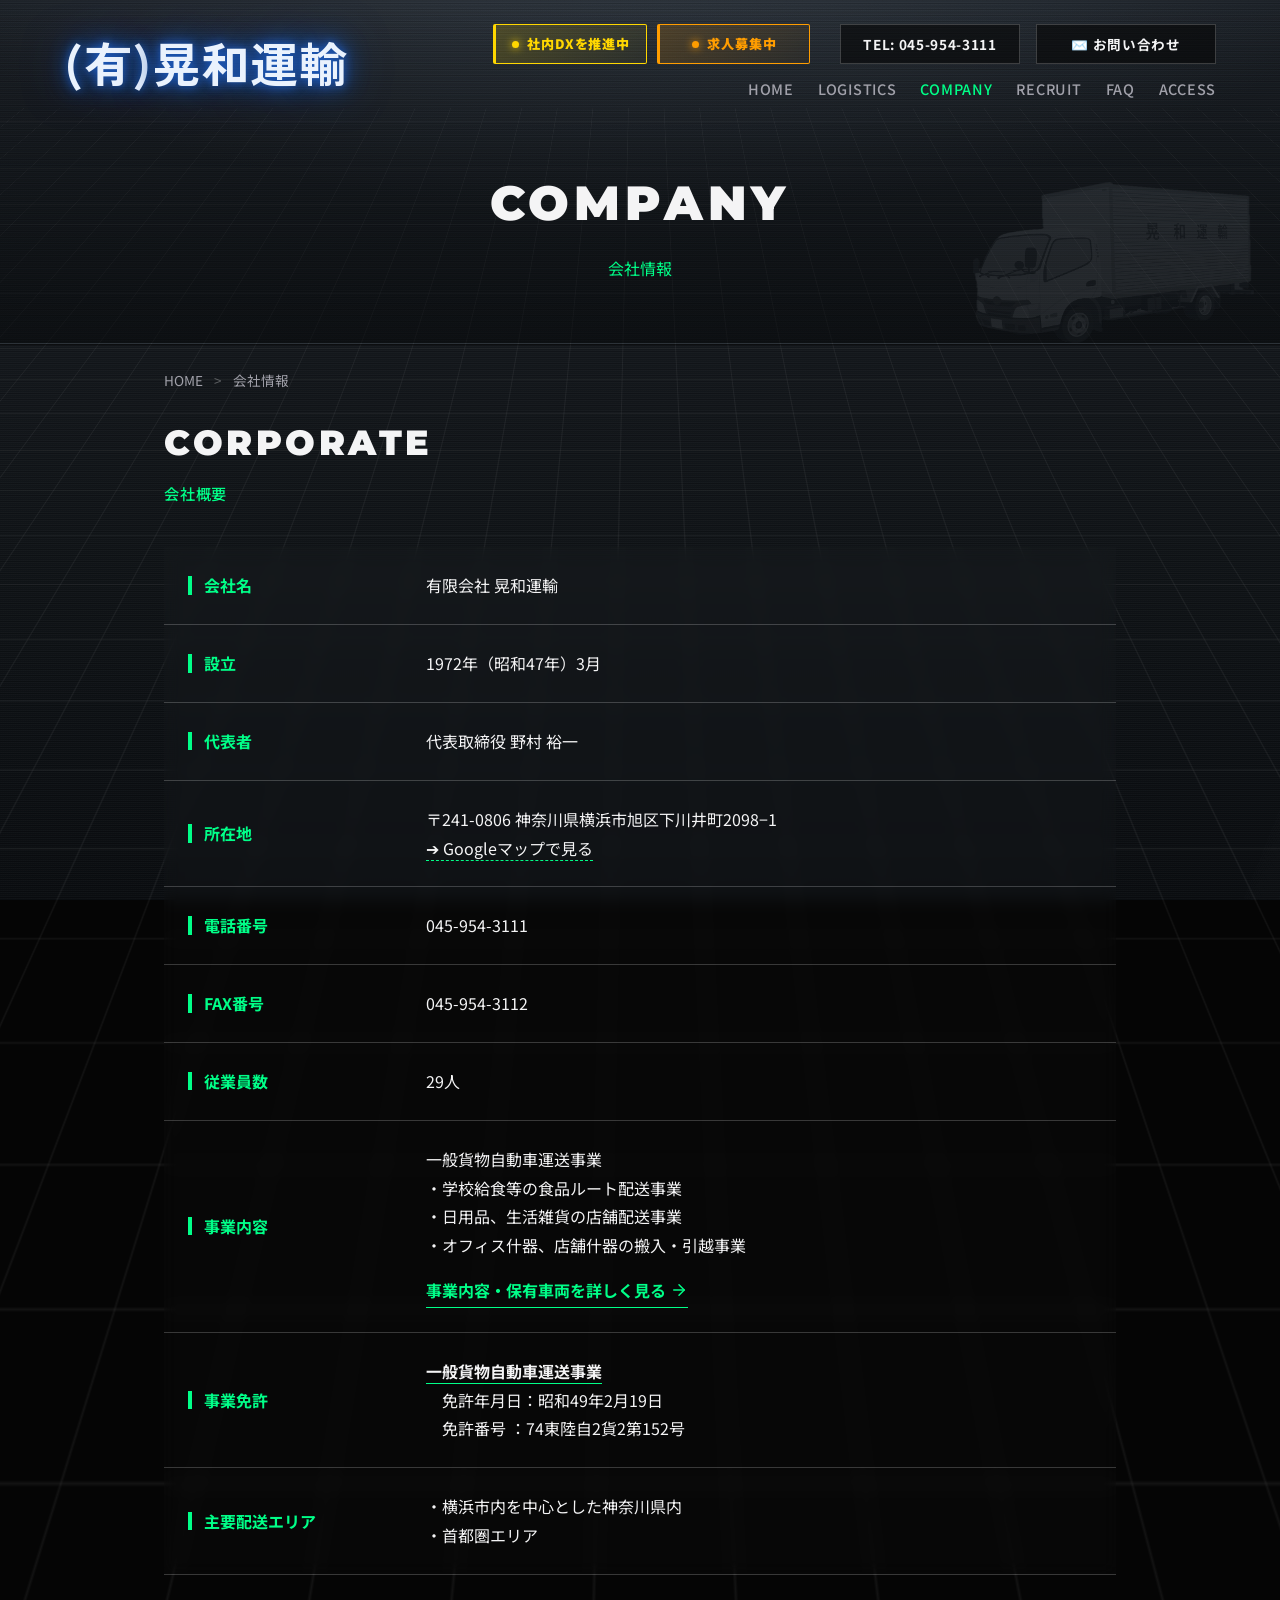
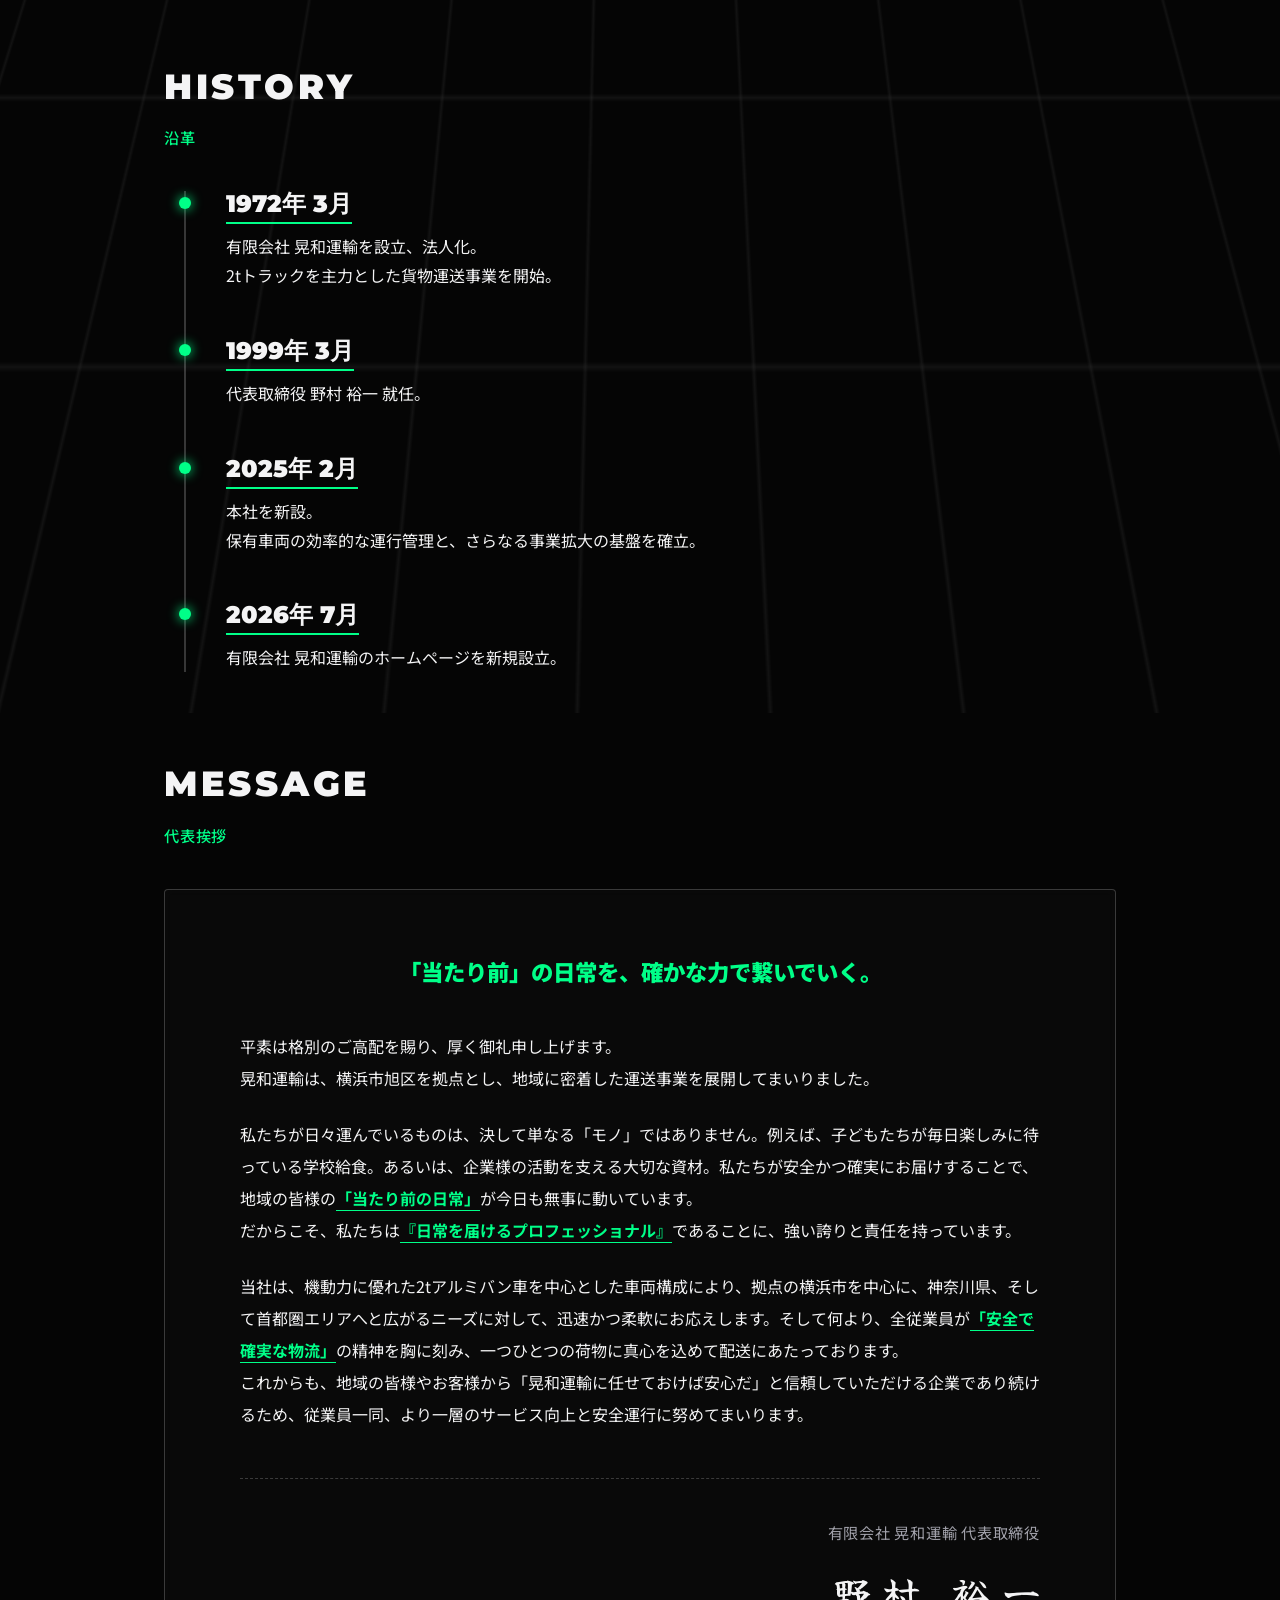
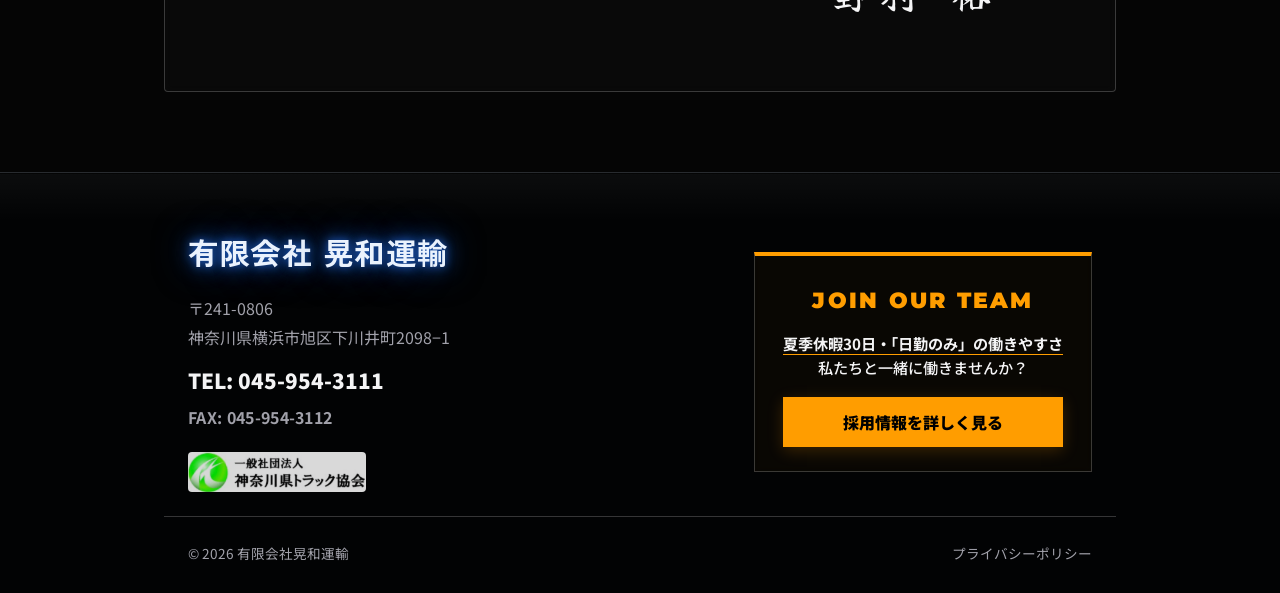
<file: company.html>
<!DOCTYPE html>
<html lang="ja">
<head>
  <meta charset="UTF-8" />
  <meta name="viewport" content="width=device-width, initial-scale=1.0" />
  <title>会社情報｜横浜市旭区の運送会社｜有限会社晃和運輸</title>

  <meta name="description" content="有限会社晃和運輸（横浜市旭区）の会社情報ページです。1972年創業、代表者情報、沿革、事業免許など会社概要をご紹介。横浜市を拠点に2t車による貨物運送事業を50年以上続けてきた実績と信頼をご覧いただけます。" />
  <link rel="canonical" href="https://kowa-yokohama.com/company" />

  <link rel="preconnect" href="https://fonts.googleapis.com">
  <link rel="preconnect" href="https://fonts.gstatic.com" crossorigin>
  <link href="https://fonts.googleapis.com/css2?family=Yuji+Syuku&display=swap" rel="stylesheet">
  
  <link rel="stylesheet" href="css/styles.css?v=20261026-1" />

  <style>
    /* --- 1. 代表挨拶セクション --- */
    .ceo-message-box {
      background: rgba(255, 255, 255, 0.02);
      border: 1px solid var(--border-color);
      padding: 64px 56px;
      border-radius: var(--radius);
      backdrop-filter: blur(5px);
    }
    .ceo-message-content {
      max-width: 800px;
      margin: 0 auto;
    }
    .ceo-message-title {
      color: var(--accent-green);
      font-size: 1.4rem;
      font-weight: 900;
      margin-bottom: 40px;
      line-height: 1.6;
      text-align: center;
    }
    .ceo-message-text {
      color: var(--text-main);
      font-size: 1rem;
      line-height: 2;
      margin-bottom: 24px;
    }
    /* サイン部分のデザイン */
    .ceo-signature-area {
      text-align: right;
      border-top: 1px dashed var(--border-color);
      padding-top: 40px;
      margin-top: 48px;
    }
    .ceo-signature-title {
      color: var(--text-muted);
      font-size: 0.95rem;
      display: block;
      margin-bottom: 12px;
      letter-spacing: 0.05em;
    }
    .ceo-signature-name {
      font-family: 'Yuji Syuku', serif; /* ここで筆文字フォントを指定 */
      font-size: 2.4rem;
      color: var(--text-main);
      letter-spacing: 0.3em; /* 文字の間隔を空けてサインっぽく */
      margin-right: -0.3em;
    }

    /* --- 2. 会社概要（テーブル） --- */
    .overview-section { padding: var(--sec-head) 0 var(--sec-gap); }
    .overview-table {
      width: 100%;
      border-collapse: collapse;
      background: rgba(255, 255, 255, 0.01);
      backdrop-filter: blur(8px);
    }
    .overview-table tr { border-bottom: 1px solid var(--border-color); }
    .overview-table th, .overview-table td { padding: 24px; text-align: left; font-size: 1rem; }
    .overview-table th {
      width: 25%;
      color: var(--accent-green);
      font-weight: 700;
      vertical-align: middle;
    }
    /* 項目名の縦バー（文字サイズに追従するので常に高さが揃います） */
    .overview-table th::before {
      content: '';
      display: inline-block;
      width: 4px;
      height: 1.15em;
      background-color: currentColor;
      margin-right: 12px;
      vertical-align: -0.15em;
    }
    .overview-table td { color: var(--text-main); }
    .table-map-link { color: var(--text-main); text-decoration: none; border-bottom: 1px dashed var(--accent-green); transition: color 0.3s; }
    .table-map-link:hover { color: var(--accent-green); }

    /* --- 3. 沿革（タイムライン） --- */
    .history-section { padding: var(--sec-gap) 0; }
    .ceo-message-section { padding: var(--sec-gap) 0 var(--sec-end); }
    .timeline { position: relative; margin-left: 20px; padding-left: 40px; border-left: 2px solid var(--border-color); }
    .timeline-item { position: relative; margin-bottom: 48px; }
    .timeline-item:last-child { margin-bottom: 0; }
    .timeline-dot { position: absolute; left: -47px; top: 6px; width: 12px; height: 12px; background: var(--accent-green); border-radius: 50%; box-shadow: 0 0 12px var(--accent-green); }
    .timeline-year { font-family: 'Montserrat', sans-serif; font-size: 1.5rem; font-weight: 900; color: var(--text-main); line-height: 1; margin-bottom: 8px;
      /* 本文も白字になったので、年月だけはグリーンの下線で区切りを付けます */
      display: inline-block; border-bottom: 2px solid var(--accent-green); padding-bottom: 6px; }
    .timeline-content { color: var(--text-main); font-size: 1rem; }

    /* --- スマホ対応レスポンシブ --- */
    @media (max-width: 768px) {
      /* 代表挨拶のスマホ調整 */
      .ceo-message-box { padding: 40px 20px; }
      .ceo-message-title { font-size: 1.3rem; margin-bottom: 32px; text-align: left; }
      /* 拡大して幅が狭い時だけ小さくします（幅320px以上は今と同じ） */
      .ceo-message-title { font-size: min(1.3rem, 6.5vw); }
      .ceo-signature-area { padding-top: 32px; margin-top: 32px; }
      .ceo-signature-name { font-size: 1.8rem; letter-spacing: 0.2em; margin-right: -0.2em; }

      .overview-table th, .overview-table td { display: block; width: 100% !important; padding: 12px 16px; }
      .overview-table th { border-bottom: none; padding-top: 18px; padding-bottom: 4px; font-size: 0.95rem; }
      .overview-table td { padding-top: 0; padding-bottom: 24px; font-size: 0.95rem; }

      .timeline { margin-left: 10px; padding-left: 24px; }
      .timeline-dot { left: -31px; width: 10px; height: 10px; }
      .timeline-year { font-size: 1.25rem; }
      .timeline-item { margin-bottom: 32px; }
    }
    /* 本文中の強調：白字のまま目立たせるため、ページのアクセント色で下線を引きます
       （よくある質問ページで使っていた手法を全ページに揃えました） */
    /* 社長メッセージの一番大事な言葉。ここだけ文字もグリーンにします */
    .ceo-em {
      color: var(--accent-green);
      font-weight: 700;
      border-bottom: 1px solid var(--accent-green);
    }
    .overview-table td strong,
    .timeline-content strong,
    .ceo-message-content strong:not(.ceo-em) {
      color: var(--text-main);
      font-weight: 700;
      border-bottom: 1px solid var(--accent-green);
    }
  </style>
</head>

<body>
  <div class="page-bg"></div>
  <div class="page-grid"></div>
  <div id="header-placeholder">
    <header class="site-header" id="header">
      <div class="header-inner">
        <a href="/" class="brand"><span class="keep-text">(有)</span><span class="keep-text">晃和運輸</span></a>


        <div class="header-right" id="header-right">
          <div class="header-top pc-only">
            <div class="header-badges">
              <a href="/dx" class="hbadge hbadge-dx"><span class="hbadge-dot"></span>社内DXを推進中</a>
              <a href="/recruit" class="hbadge hbadge-recruit"><span class="hbadge-dot"></span>求人募集中</a>
            </div>
            <div class="header-contact">
              <a href="tel:045-954-3111" class="header-action-btn">TEL: 045-954-3111</a>
              <a href="/contact" class="header-action-btn" id="nav-btn-contact">✉️ お問い合わせ</a>
            </div>
          </div>

          <div class="menu-badges sp-only">
            <a href="/recruit" class="hbadge hbadge-recruit"><span class="hbadge-dot"></span>求人募集中</a>
            <a href="/dx" class="hbadge hbadge-dx"><span class="hbadge-dot"></span>社内DXを推進中</a>
          </div>

          <nav class="site-nav">
            <a href="/" id="menu-home" class="nav-home">HOME<span class="nav-ja">ホーム</span></a>
            <a href="/logistics" id="menu-services" class="nav-services">LOGISTICS<span class="nav-ja">事業内容</span></a>
            <a href="/company" id="menu-company" class="nav-company">COMPANY<span class="nav-ja">会社情報</span></a>
            <a href="/recruit" id="menu-recruit" class="nav-recruit">RECRUIT<span class="nav-ja">採用情報</span></a>
            <a href="/faq" id="menu-faq" class="nav-faq">FAQ<span class="nav-ja">よくある質問</span></a>
            <a href="/access" id="menu-access" class="nav-access">ACCESS<span class="nav-ja">所在地</span></a>
          </nav>

          <div class="header-contact sp-only menu-contact-grid">
            <div class="menu-contact-box">
              <div class="menu-contact-title">TEL</div>
              <a href="tel:045-954-3111" class="menu-contact-btn">045-954-3111</a>
            </div>
            <div class="menu-contact-box">
              <div class="menu-contact-title">CONTACT</div>
              <a href="/contact" class="menu-contact-btn">フォームへ進む</a>
            </div>
          </div>
        </div>

        <button class="menu-toggle" id="menu-toggle" aria-label="メニューを開閉する">
          <span class="menu-toggle-bar"></span>
          <span class="menu-toggle-bar"></span>
          <span class="menu-toggle-bar"></span>
        </button>
      </div>
    </header>
  </div>

  <main>
    <section class="subpage-hero">
      <img class="bg-truck" src="images/truck-bg.webp" width="926" height="529" alt="" aria-hidden="true" loading="lazy" decoding="async">
      <div class="container fade-up">
        <h1 class="subpage-heading">
          <span class="subpage-title">Company</span>
          <span class="subpage-subtitle" style="display: block; color: var(--accent-green);">会社情報</span>
        </h1>
      </div>
    </section>

    <div class="container">
      <div class="breadcrumbs fade-up">
        <a href="/">HOME</a> <span>></span> 会社情報
      </div>
    </div>

    <section class="overview-section">
      <div class="container">
        <h2 class="section-title fade-up title-green">Corporate<span>会社概要</span></h2>
        
        <table class="overview-table fade-up">
          <tr>
            <th>会社名</th>
            <td>有限会社 晃和運輸</td>
          </tr>
          <tr>
            <th>設立</th>
            <td>1972年（昭和47年）3月</td>
          </tr>
          <tr>
            <th>代表者</th>
            <td>代表取締役 野村 裕一</td>
          </tr>
          <tr>
            <th>所在地</th>
            <td>
              〒241-0806 神奈川県横浜市旭区下川井町2098−1<br>
              <a href="https://maps.google.com/?q=有限会社晃和運輸" target="_blank" rel="noopener noreferrer" class="table-map-link">
                ➔ Googleマップで見る
              </a>
            </td>
          </tr>
          <tr>
            <th>電話番号</th>
            <td><a href="tel:045-954-3111" style="color: inherit; text-decoration: none;">045-954-3111</a></td>
          </tr>
          <tr>
            <th>FAX番号</th>
            <td>045-954-3112</td>
          </tr>
          <tr>
            <th>従業員数</th>
            <td>29人</td>
          </tr>
          <tr>
            <th>事業内容</th>
            <td>
              一般貨物自動車運送事業<br>
              ・学校給食等の食品ルート配送事業<br>
              ・日用品、生活雑貨の店舗配送事業<br>
              ・オフィス什器、店舗什器の搬入・引越事業
              <div style="margin-top: 16px;">
                <a href="/logistics" style="color: var(--accent-green); text-decoration: none; display: inline-flex; align-items: center; gap: 4px; font-weight: 700; border-bottom: 1px solid var(--accent-green); padding-bottom: 2px; transition: opacity 0.3s;" onmouseover="this.style.opacity='0.7'" onmouseout="this.style.opacity='1'">
                  事業内容・保有車両を詳しく見る
                  <svg width="18" height="18" viewBox="0 0 24 24" fill="none" stroke="currentColor" stroke-width="2" stroke-linecap="round" stroke-linejoin="round"><line x1="5" y1="12" x2="19" y2="12"></line><polyline points="12 5 19 12 12 19"></polyline></svg>
                </a>
              </div>
            </td>
          </tr>
          <tr>
            <th>事業免許</th>
            <td>
              <strong>一般貨物自動車運送事業</strong><br>
              　免許年月日：昭和49年2月19日<br>
              　免許番号 ：74東陸自2貨2第152号
            </td>
          </tr>
          <tr>
            <th>主要配送エリア</th>
            <td>・横浜市内を中心とした神奈川県内<br>
                ・首都圏エリア</td>
          </tr>
        </table>
      </div>
    </section>

    <section class="history-section">
      <div class="container">
        <h2 class="section-title fade-up title-green">History<span>沿革</span></h2>
        
        <div class="timeline fade-up">
          <div class="timeline-item">
            <div class="timeline-dot"></div>
            <div class="timeline-year">1972年 3月</div>
            <div class="timeline-content">有限会社 晃和運輸を設立、法人化。<br>2tトラックを主力とした貨物運送事業を開始。</div>
          </div>
          
          <div class="timeline-item">
            <div class="timeline-dot"></div>
            <div class="timeline-year">1999年 3月</div>
            <div class="timeline-content">代表取締役 野村 裕一 就任。<br></div>
          </div>
          
          <div class="timeline-item">
            <div class="timeline-dot"></div>
            <div class="timeline-year">2025年 2月</div>
            <div class="timeline-content">本社を新設。<br>保有車両の効率的な運行管理と、さらなる事業拡大の基盤を確立。</div>
          </div>

          <div class="timeline-item">
            <div class="timeline-dot"></div>
            <div class="timeline-year">2026年 7月</div>
            <div class="timeline-content">有限会社 晃和運輸のホームページを新規設立。</div>
          </div>
        </div>
      </div>
    </section>

    <section class="ceo-message-section">
      <div class="container fade-up">
        
        <h2 class="section-title title-green">Message<span>代表挨拶</span></h2>
        
        <div class="ceo-message-box">
          <div class="ceo-message-content">
            
            <h3 class="ceo-message-title">
              「当たり前」の日常を、確かな力で繋いでいく。
            </h3>
            
            <p class="ceo-message-text">
              平素は格別のご高配を賜り、厚く御礼申し上げます。<br>
              晃和運輸は、横浜市旭区を拠点とし、地域に密着した運送事業を展開してまいりました。
            </p>
            <p class="ceo-message-text">
              私たちが日々運んでいるものは、決して単なる「モノ」ではありません。例えば、子どもたちが毎日楽しみに待っている学校給食。あるいは、企業様の活動を支える大切な資材。私たちが安全かつ確実にお届けすることで、地域の皆様の<strong class="ceo-em">「当たり前の日常」</strong>が今日も無事に動いています。<br>
              だからこそ、私たちは<strong style="color: var(--accent-green);">『日常を届けるプロフェッショナル』</strong>であることに、強い誇りと責任を持っています。
            </p>
            <p class="ceo-message-text" style="margin-bottom: 0;">
              当社は、機動力に優れた2tアルミバン車を中心とした車両構成により、拠点の横浜市を中心に、神奈川県、そして首都圏エリアへと広がるニーズに対して、迅速かつ柔軟にお応えします。そして何より、全従業員が<strong class="ceo-em">「安全で確実な物流」</strong>の精神を胸に刻み、一つひとつの荷物に真心を込めて配送にあたっております。<br>
              これからも、地域の皆様やお客様から「晃和運輸に任せておけば安心だ」と信頼していただける企業であり続けるため、従業員一同、より一層のサービス向上と安全運行に努めてまいります。
            </p>
            
            <div class="ceo-signature-area">
              <span class="ceo-signature-title">有限会社 晃和運輸 代表取締役</span>
              <span class="ceo-signature-name">野村 裕一</span>
            </div>

          </div>
        </div>

      </div>
    </section>

  </main>

  <div id="footer-placeholder"></div>
  <script src="js/common.js?v=20261026-1"></script>
</body>
</html>
</file>
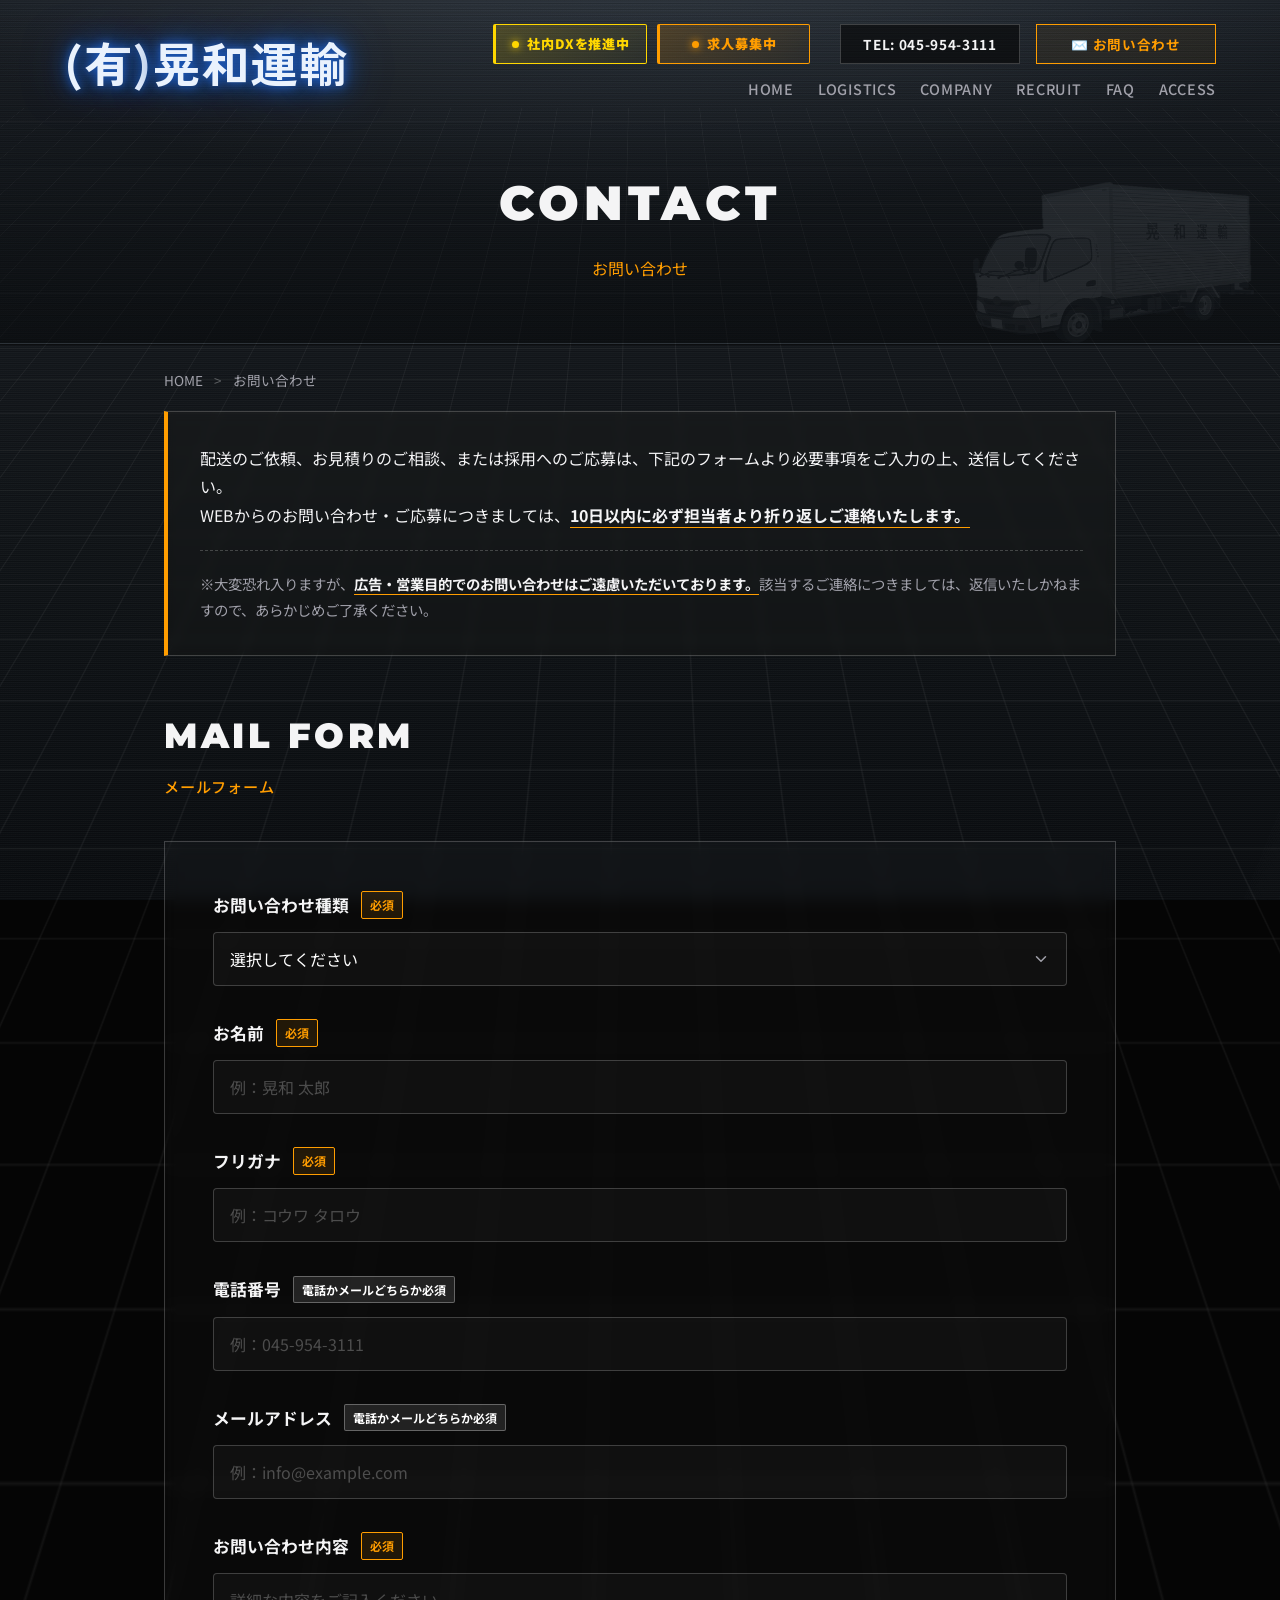
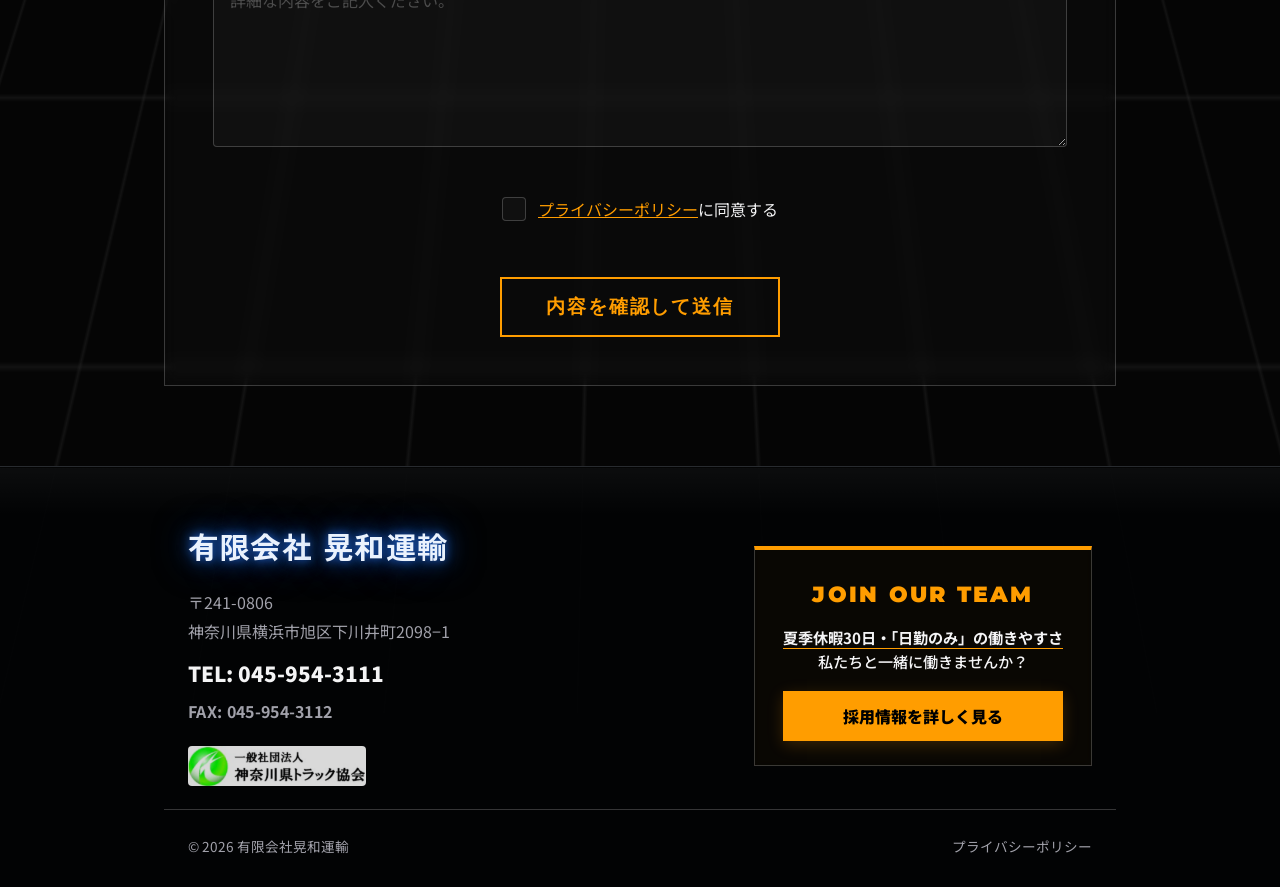
<file: contact.html>
<!DOCTYPE html>
<html lang="ja">
<head>
  <meta charset="UTF-8" />
  <meta name="viewport" content="width=device-width, initial-scale=1.0" />
  <title>お問い合わせ｜横浜市旭区の運送会社｜有限会社晃和運輸</title>
  <meta name="description" content="横浜市旭区の運送会社「有限会社晃和運輸」へのお問い合わせはこちら。2t車によるルート配送・引越搬入のご相談やお見積り、採用へのご応募をメールフォームより受け付けています。" />
  <link rel="canonical" href="https://kowa-yokohama.com/contact" />
  <link rel="stylesheet" href="css/styles.css?v=20261026-1" />

  <style>
    /* --- お問い合わせコンテンツ専用スタイル --- */
    .contact-section {
      padding: var(--sec-head) 0 var(--sec-end);
    }
    
    /* フォーム導入メッセージ */
    .contact-intro-box {
      background: rgba(255, 157, 0, 0.01);
      border: 1px solid var(--border-color);
      border-left: 4px solid var(--accent-orange);
      padding: 32px;
      margin-bottom: 48px;
      backdrop-filter: blur(5px);
    }
    .contact-intro-box p {
      font-size: 1rem;
      color: var(--text-main);
      line-height: 1.8;
    }
    /* 本文中の強調：白字のまま目立たせるため、アクセント色で下線を引きます */
    .contact-intro-box p strong {
      color: var(--text-main);
      font-weight: 700;
      border-bottom: 1px solid var(--accent-orange);
    }

    /* サイバーなフォームパネル */
    .contact-form-panel {
      background: rgba(255, 255, 255, 0.02);
      border: 1px solid var(--border-color);
      padding: 48px;
      backdrop-filter: blur(8px);
      position: relative;
    }
    
    /* 入力グループ構造 */
    .form-group {
      margin-bottom: 32px;
    }
    .form-group:last-child {
      margin-bottom: 0;
    }
    
    /* ラベルとバッジ */
    .form-label-area {
      display: flex;
      align-items: center;
      gap: 12px;
      margin-bottom: 12px;
    }
    .form-label {
      font-size: 1.05rem;
      font-weight: 700;
      color: var(--text-main);
    }
    .badge-required {
      background: rgba(255, 157, 0, 0.1);
      color: var(--accent-orange);
      border: 1px solid var(--accent-orange);
      font-size: 0.75rem;
      font-weight: 700;
      padding: 2px 8px;
      border-radius: var(--radius-sm);
    }
    /* 任意のバッジ（グレー） */
    .badge-optional {
      background: rgba(255, 255, 255, 0.05);
      color: var(--text-muted);
      border: 1px solid var(--text-muted);
      font-size: 0.75rem;
      font-weight: 700;
      padding: 2px 8px;
      border-radius: var(--radius-sm);
    }

    /* 採用専用エリア（初期非表示） */
    #recruit-fields {
      display: none;
      background: rgba(255, 157, 0, 0.03); /* 少しだけオレンジの背景をつけて区別 */
      border: 1px dashed rgba(255, 157, 0, 0.3);
      padding: 24px;
      margin-bottom: 32px;
      border-radius: var(--radius);
    }
    #recruit-fields .form-group:last-child {
      margin-bottom: 0;
    }

    /* 各種入力フィールド共通 */
    .form-control {
      width: 100%;
      background: rgba(255, 255, 255, 0.03);
      border: 1px solid var(--border-color);
      border-radius: var(--radius);
      color: #fff;
      font-family: 'Noto Sans JP', sans-serif;
      font-size: 1rem;
      padding: 14px 16px;
      transition: all 0.3s ease;
    }
    
    /* セレクトボックス */
    select.form-control {
      cursor: pointer;
      appearance: none;
      -webkit-appearance: none;
      background-image: url("data:image/svg+xml;utf8,<svg xmlns='http://www.w3.org/2000/svg' width='24' height='24' viewBox='0 0 24 24' fill='none' stroke='%23a1a1aa' stroke-width='2' stroke-linecap='round' stroke-linejoin='round'><polyline points='6 9 12 15 18 9'></polyline></svg>");
      background-repeat: no-repeat;
      background-position: right 16px center;
      background-size: 18px;
      padding-right: 48px;
    }
    select.form-control option {
      background-color: #111;
      color: #fff;
    }

    .form-control:focus {
      outline: none;
      border-color: var(--accent-orange);
      background: rgba(255, 255, 255, 0.05);
      box-shadow: 0 0 14px rgba(255, 157, 0, 0.25);
    }
    
    .form-control::placeholder {
      color: rgba(255, 255, 255, 0.25);
    }
    /* disabled状態のスタイル */
    .form-control:disabled {
      background: rgba(0,0,0,0.2);
      color: rgba(255,255,255,0.3);
      cursor: not-allowed;
    }

    /* プライバシーポリシー */
    .form-privacy {
      margin-top: 40px;
      text-align: center;
    }
    .privacy-label {
      display: inline-flex;
      align-items: center;
      gap: 12px;
      cursor: pointer;
      position: relative;
    }
    .privacy-label input[type="checkbox"] {
      position: absolute;
      opacity: 0;
      cursor: pointer;
      height: 0;
      width: 0;
    }
    .checkbox-custom {
      width: 24px;
      height: 24px;
      background: rgba(255, 255, 255, 0.03);
      border: 1px solid var(--border-color);
      border-radius: var(--radius);
      display: flex;
      align-items: center;
      justify-content: center;
      transition: all 0.3s ease;
    }
    .checkbox-custom::after {
      content: '';
      display: none;
      width: 6px;
      height: 12px;
      border: solid #000;
      border-width: 0 3px 3px 0;
      transform: rotate(45deg);
      margin-bottom: 2px;
    }
    .privacy-label input[type="checkbox"]:checked ~ .checkbox-custom {
      background-color: var(--accent-orange);
      border-color: var(--accent-orange);
      box-shadow: 0 0 10px rgba(255, 157, 0, 0.3);
    }
    .privacy-label input[type="checkbox"]:checked ~ .checkbox-custom::after {
      display: block;
    }
    .privacy-text {
      font-size: 1rem;
      color: var(--text-main);
    }
    .privacy-text a {
      color: var(--accent-orange);
      text-decoration: underline;
      transition: opacity 0.3s ease;
    }
    .privacy-text a:hover {
      opacity: 0.7;
    }

    /* 送信ボタン */
    .form-submit-area {
      text-align: center;
      margin-top: 48px;
    }
    .submit-cyber-btn {
      display: inline-flex;
      align-items: center;
      justify-content: center;
      width: 280px;
      height: 60px;
      background: transparent;
      border: 2px solid var(--accent-orange);
      color: var(--accent-orange);
      font-size: 1.2rem;
      font-weight: 900;
      cursor: pointer;
      letter-spacing: 0.1em;
      transition: all 0.3s ease;
      position: relative;
    }
    .submit-cyber-btn:hover {
      background: rgba(255, 157, 0, 0.1);
      box-shadow: 0 0 20px rgba(255, 157, 0, 0.4);
      transform: translateY(-2px);
    }
    .submit-cyber-btn:active {
      transform: translateY(0);
    }
    .submit-cyber-btn:disabled {
      opacity: 0.5;
      cursor: not-allowed;
      transform: none;
      box-shadow: none;
    }
    
    /* エラーメッセージ（電話・メールどちらか必須用） */
    .contact-error {
      color: var(--accent-red);
      font-size: 0.85rem;
      margin-top: 8px;
      display: none; /* 初期は非表示 */
    }

    /* 完了メッセージ */
    .form-success-msg {
      display: none;
      background: rgba(255, 157, 0, 0.05);
      border: 1px solid var(--accent-orange);
      border-top: 4px solid var(--accent-orange);
      padding: 40px 24px;
      text-align: center;
      margin-top: 32px;
    }
    .form-success-msg h3 {
      color: var(--accent-orange);
      font-size: 1.4rem;
      margin-bottom: 16px;
    }
    .form-success-msg p {
      color: var(--text-main);
      font-size: 1rem;
      line-height: 1.8;
    }

    /* 送信できなかったときのパネル。alert だと見落とされやすく、
       電話番号も出ないので、画面内にはっきり出します */
    .form-error-msg {
      display: none;
      background: rgba(255, 42, 95, 0.06);
      border: 1px solid var(--accent-red);
      border-top: 4px solid var(--accent-red);
      padding: 32px 24px;
      text-align: center;
      margin-top: 32px;
      border-radius: var(--radius);
    }
    .form-error-msg h3 {
      color: var(--accent-red);
      font-size: 1.4rem;
      margin-bottom: 16px;
    }
    .form-error-msg p {
      color: var(--text-main);
      font-size: 1rem;
      line-height: 1.8;
      margin-bottom: 20px;
    }
    .form-error-tel {
      display: inline-flex;
      align-items: center;
      justify-content: center;
      gap: 8px;
      min-width: 260px;
      padding: 16px 32px;
      border: 2px solid var(--accent-red);
      border-radius: var(--radius);
      color: var(--accent-red);
      font-size: 1.3rem;
      font-weight: 900;
      letter-spacing: 0.05em;
      text-decoration: none;
      transition: all 0.3s ease;
    }
    .form-error-tel:hover {
      background: rgba(255, 42, 95, 0.12);
      box-shadow: 0 0 20px rgba(255, 42, 95, 0.3);
    }
    .form-error-note {
      margin-top: 16px;
      color: var(--text-muted);
      font-size: 0.9rem;
    }

    /* --- スマホ対応 --- */
    @media (max-width: 768px) {
      .contact-intro-box { padding: 20px; margin-bottom: 32px; }
      .contact-intro-box p { font-size: 0.95rem; line-height: 1.7; }
      .contact-form-panel { padding: 32px 20px; }
      .form-group { margin-bottom: 24px; }
      #recruit-fields { padding: 16px; margin-bottom: 24px; }
      .form-label { font-size: 1rem; }
      .form-control { padding: 12px; font-size: 0.95rem; }
      .submit-cyber-btn { width: 100%; height: 56px; font-size: 1.1rem; }
    }
  </style>
</head>
<body>

  <div class="page-bg"></div>
  <div class="page-grid"></div>
  <div id="header-placeholder">
    <header class="site-header" id="header">
      <div class="header-inner">
        <a href="/" class="brand"><span class="keep-text">(有)</span><span class="keep-text">晃和運輸</span></a>


        <div class="header-right" id="header-right">
          <div class="header-top pc-only">
            <div class="header-badges">
              <a href="/dx" class="hbadge hbadge-dx"><span class="hbadge-dot"></span>社内DXを推進中</a>
              <a href="/recruit" class="hbadge hbadge-recruit"><span class="hbadge-dot"></span>求人募集中</a>
            </div>
            <div class="header-contact">
              <a href="tel:045-954-3111" class="header-action-btn">TEL: 045-954-3111</a>
              <a href="/contact" class="header-action-btn" id="nav-btn-contact">✉️ お問い合わせ</a>
            </div>
          </div>

          <div class="menu-badges sp-only">
            <a href="/recruit" class="hbadge hbadge-recruit"><span class="hbadge-dot"></span>求人募集中</a>
            <a href="/dx" class="hbadge hbadge-dx"><span class="hbadge-dot"></span>社内DXを推進中</a>
          </div>

          <nav class="site-nav">
            <a href="/" id="menu-home" class="nav-home">HOME<span class="nav-ja">ホーム</span></a>
            <a href="/logistics" id="menu-services" class="nav-services">LOGISTICS<span class="nav-ja">事業内容</span></a>
            <a href="/company" id="menu-company" class="nav-company">COMPANY<span class="nav-ja">会社情報</span></a>
            <a href="/recruit" id="menu-recruit" class="nav-recruit">RECRUIT<span class="nav-ja">採用情報</span></a>
            <a href="/faq" id="menu-faq" class="nav-faq">FAQ<span class="nav-ja">よくある質問</span></a>
            <a href="/access" id="menu-access" class="nav-access">ACCESS<span class="nav-ja">所在地</span></a>
          </nav>

          <div class="header-contact sp-only menu-contact-grid">
            <div class="menu-contact-box">
              <div class="menu-contact-title">TEL</div>
              <a href="tel:045-954-3111" class="menu-contact-btn">045-954-3111</a>
            </div>
            <div class="menu-contact-box">
              <div class="menu-contact-title">CONTACT</div>
              <a href="/contact" class="menu-contact-btn">フォームへ進む</a>
            </div>
          </div>
        </div>

        <button class="menu-toggle" id="menu-toggle" aria-label="メニューを開閉する">
          <span class="menu-toggle-bar"></span>
          <span class="menu-toggle-bar"></span>
          <span class="menu-toggle-bar"></span>
        </button>
      </div>
    </header>
  </div>

  <main>
    <section class="subpage-hero">
      <img class="bg-truck" src="images/truck-bg.webp" width="926" height="529" alt="" aria-hidden="true" loading="lazy" decoding="async">
      <div class="container fade-up">
        <h1 class="subpage-heading">
          <span class="subpage-title">Contact</span>
          <span class="subpage-subtitle" style="display: block; color: var(--accent-orange);">お問い合わせ</span>
        </h1>
      </div>
    </section>

    <div class="container">
      <div class="breadcrumbs fade-up">
        <a href="/">HOME</a> <span>></span> お問い合わせ
      </div>
    </div>

    <section class="contact-section">
      <div class="container">
        
        <div class="contact-intro-box fade-up" id="contact-intro">
          <p>
            配送のご依頼、お見積りのご相談、または採用へのご応募は、下記のフォームより必要事項をご入力の上、送信してください。<br>
            WEBからのお問い合わせ・ご応募につきましては、<strong>10日以内に必ず担当者より折り返しご連絡いたします。</strong>
          </p>
          <p style="margin-top: 20px; padding-top: 20px; border-top: 1px dashed var(--border-color); color: var(--text-muted); font-size: 0.9rem; line-height: 1.8;">
            ※大変恐れ入りますが、<strong style="color: var(--text-main);">広告・営業目的でのお問い合わせはご遠慮いただいております。</strong>該当するご連絡につきましては、返信いたしかねますので、あらかじめご了承ください。
          </p>
        </div>

        <h2 class="section-title fade-up title-orange" id="mailform-title">Mail Form<span>メールフォーム</span></h2>

        <div class="contact-form-panel fade-up">
          <!-- onsubmit属性を削除。送信制御はJSで行います -->
          <form id="cyber-contact-form">
            <!-- 迷惑送信よけ：人には見えない入力欄。ここに何か入っていたら送信しない -->
            <div aria-hidden="true" style="position:absolute;left:-10000px;top:auto;width:1px;height:1px;overflow:hidden;">
              <label for="hp_x7k2">この欄は空のままにしてください</label>
              <input type="text" id="hp_x7k2" name="hp_x7k2" tabindex="-1" autocomplete="off" data-1p-ignore data-lpignore="true" data-bwignore data-form-type="other" />
            </div>
            
            <div class="form-group">
              <div class="form-label-area">
                <label class="form-label" for="form-type">お問い合わせ種類</label>
                <span class="badge-required">必須</span>
              </div>
              <!-- ★ onchangeイベントを追加 -->
              <select class="form-control" id="form-type" required onchange="toggleRecruitFields()">
                <option value="" disabled selected>選択してください</option>
                <option value="お見積りのご依頼">運送サービスに関するお問い合わせ・お見積り</option>
                <option value="システム開発・DXについて">システム開発・DXに関するご相談</option>
                <option value="採用について">採用へのご応募・お問い合わせ</option>
                <option value="その他">その他のお問い合わせ</option>
              </select>
            </div>

            <div class="form-group">
              <div class="form-label-area">
                <label class="form-label" for="form-name">お名前</label>
                <span class="badge-required">必須</span>
              </div>
              <input type="text" class="form-control" id="form-name" placeholder="例：晃和 太郎" required maxlength="50" />
            </div>

            <div class="form-group">
              <div class="form-label-area">
                <label class="form-label" for="form-kana">フリガナ</label>
                <span class="badge-required">必須</span>
              </div>
              <input type="text" class="form-control" id="form-kana" placeholder="例：コウワ タロウ" required maxlength="50" />
            </div>

            <!-- 電話番号とメールアドレスは、JSで「どちらか必須」の制御を行うため、HTMLのrequiredは外します -->
            <div class="form-group">
              <div class="form-label-area">
                <label class="form-label" for="form-tel">電話番号</label>
                <!-- バッジを「どちらか必須」に変更 -->
                <span class="badge-required" style="background: rgba(255,255,255,0.1); border-color: rgba(255,255,255,0.3); color: #fff;">電話かメールどちらか必須</span>
              </div>
              <input type="tel" class="form-control contact-method" id="form-tel" inputmode="tel" placeholder="例：045-954-3111" maxlength="30" />
            </div>

            <div class="form-group">
              <div class="form-label-area">
                <label class="form-label" for="form-email">メールアドレス</label>
                <span class="badge-required" style="background: rgba(255,255,255,0.1); border-color: rgba(255,255,255,0.3); color: #fff;">電話かメールどちらか必須</span>
              </div>
              <input type="email" class="form-control contact-method" id="form-email" inputmode="email" placeholder="例：info@example.com" maxlength="100" />
              <!-- 入力エラーメッセージ用 -->
              <div id="contact-method-error" class="contact-error">※電話番号、またはメールアドレスのどちらかを必ずご入力ください。</div>
            </div>

            <!-- ★ 採用専用エリア（最初は非表示。JSで操作します） -->
            <div id="recruit-fields">
              <div class="form-group">
                <div class="form-label-area">
                  <label class="form-label" for="form-age">年齢</label>
                  <span class="badge-required">必須</span>
                </div>
                <!-- 採用時のみrequiredを付与します -->
                <input type="number" class="form-control" id="form-age" placeholder="例：35" min="18" max="80" />
              </div>
              <div class="form-group">
                <div class="form-label-area">
                  <label class="form-label" for="form-license">所持免許</label>
                  <span class="badge-required">必須</span>
                </div>
                <select class="form-control" id="form-license">
                  <option value="" disabled selected>選択してください</option>
                  <option value="普通免許（AT限定）">普通免許（AT限定）</option>
                  <option value="普通免許（MT可）">普通免許（MT可）</option>
                  <option value="準中型免許">準中型免許（5t限定含む）</option>
                  <option value="中型免許">中型免許（8t限定含む）</option>
                  <option value="大型免許">大型免許</option>
                  <option value="その他">その他（取得予定など）</option>
                </select>
              </div>
            </div>

            <div class="form-group">
              <div class="form-label-area">
                <label class="form-label" for="form-message">お問い合わせ内容</label>
                <!-- ★ IDを付与して、JSで「必須/任意」を切り替えます -->
                <span class="badge-required" id="message-badge">必須</span>
              </div>
              <!-- ★ JSでrequiredを操作するため、初期状態のみrequiredをつけておきます -->
              <textarea class="form-control" id="form-message" rows="6" placeholder="詳細な内容をご記入ください。" required maxlength="2000"></textarea>
            </div>
            
            <div class="form-group form-privacy">
              <label class="privacy-label">
                <input type="checkbox" id="form-privacy-check" required>
                <span class="checkbox-custom"></span>
                <span class="privacy-text"><a href="/sitepolicy" target="_blank" rel="noopener">プライバシーポリシー</a>に同意する</span>
              </label>
            </div>

            <div class="form-submit-area">
              <button type="submit" class="submit-cyber-btn" id="submit-btn">
                内容を確認して送信
              </button>
            </div>

          </form>

          <div class="form-success-msg" id="success-message">
            <h3>✉ 送信が完了いたしました</h3>
            <p>
              お問い合わせ・ご応募いただき、誠にありがとうございます。<br>
              内容を確認の上、<strong>10日以内</strong>に担当者よりご連絡をさせていただきます。<br><br>
              数日経っても連絡がない場合や、お急ぎの場合は、<br>
              お手数ですがお電話（045-954-3111）にて直接お問い合わせください。
            </p>
          </div>

          <div class="form-error-msg" id="error-message">
            <h3>⚠ 送信できませんでした</h3>
            <p>
              申し訳ございません。ただいまフォームからの送信ができない状態です。<br>
              お急ぎの場合は、お手数ですがお電話にてご連絡ください。
            </p>
            <a href="tel:045-954-3111" class="form-error-tel">📞 045-954-3111</a>
            <div class="form-error-note">
              受付時間 8:30 - 19:00 ／ 入力いただいた内容はそのまま残っています。
            </div>
          </div>

        </div>

      </div>
    </section>
  </main>

  <div id="footer-placeholder"></div>
  <script src="js/common.js?v=20261026-1"></script>

  <script>
    // =========================================================================
    // 1. フォームの表示/非表示、必須/任意の切り替え処理
    // =========================================================================
    function toggleRecruitFields() {
      const typeSelect = document.getElementById('form-type');
      const recruitFields = document.getElementById('recruit-fields');
      const ageInput = document.getElementById('form-age');
      const licenseInput = document.getElementById('form-license');
      const messageInput = document.getElementById('form-message');
      const messageBadge = document.getElementById('message-badge');

      if (typeSelect.value === '採用について') {
        // 採用が選ばれた場合
        recruitFields.style.display = 'block'; // エリアを表示
        ageInput.required = true; // 必須化
        licenseInput.required = true; // 必須化
        
        // お問い合わせ内容を任意に変更
        messageInput.required = false; 
        messageBadge.textContent = '任意';
        messageBadge.className = 'badge-optional';
        messageInput.placeholder = 'ご質問などがあればご記入ください（任意）';

      } else {
        // それ以外の場合
        recruitFields.style.display = 'none'; // エリアを非表示
        ageInput.required = false; // 必須解除
        licenseInput.required = false; // 必須解除
        ageInput.value = ''; // 値をクリア
        licenseInput.value = ''; // 値をクリア
        
        // お問い合わせ内容を必須に戻す
        messageInput.required = true;
        messageBadge.textContent = '必須';
        messageBadge.className = 'badge-required';
        messageInput.placeholder = '詳細な内容をご記入ください。';
      }
    }

    // =========================================================================
    // 2. フォーム送信処理（電話/メールのどちらか必須チェックを含む）
    // =========================================================================
    document.getElementById('cyber-contact-form').addEventListener('submit', async function(event) {
      event.preventDefault(); // デフォルトの送信をブロック

      const telInput = document.getElementById('form-tel');
      const emailInput = document.getElementById('form-email');
      const errorMsg = document.getElementById('contact-method-error');

      // 電話番号もメールアドレスも両方空の場合はエラーを表示して送信ストップ
      if (telInput.value.trim() === '' && emailInput.value.trim() === '') {
        errorMsg.style.display = 'block';
        
        // エラー位置まで少しスクロール
        telInput.scrollIntoView({ behavior: 'smooth', block: 'center' });
        
        // ユーザーが入力し始めたらエラーメッセージを消す
        telInput.addEventListener('input', function() { errorMsg.style.display = 'none'; }, {once:true});
        emailInput.addEventListener('input', function() { errorMsg.style.display = 'none'; }, {once:true});
        return; // ここで処理を終了
      }
      
      // どちらかが入力されていればエラーを隠して送信処理へ
      errorMsg.style.display = 'none';

      // 迷惑送信よけ：見えない欄が埋まっていたら機械による送信とみなし、
      // 送ったように見せて実際には送らない
      const trap = document.getElementById('hp_x7k2');
      if (trap && trap.value.trim() !== '') {
        document.getElementById('cyber-contact-form').style.display = 'none';
        document.getElementById('success-message').style.display = 'block';
        return;
      }

      // 同じ画面から短い間に何度も送れないようにする（30秒）
      const now = Date.now();
      if (window.__lastSentAt && now - window.__lastSentAt < 30000) return;
      window.__lastSentAt = now;


      const submitBtn = document.getElementById('submit-btn');
      const successMsg = document.getElementById('success-message');
      const form = document.getElementById('cyber-contact-form');

      // 送信ボタン無効化
      submitBtn.disabled = true;
      const originalBtnText = submitBtn.innerText;
      submitBtn.innerText = '送信中...';

      // データの収集
      // GAS側でも age と license を受け取れるように列を追加（または修正）する必要があります
      const data = {
        type: document.getElementById('form-type').value,
        name: document.getElementById('form-name').value,
        kana: document.getElementById('form-kana').value,
        phone: telInput.value, 
        email: emailInput.value,
        age: document.getElementById('form-age').value,         // ★追加
        license: document.getElementById('form-license').value, // ★追加
        message: document.getElementById('form-message').value
      };

      // 3. 発行したGASのURL
      const endpoint = 'https://script.google.com/macros/s/AKfycbzleBWoKaS61CO6_Ytx9H41AmF26C4ulKrO5z_cycB7lA3-EmAdqu-Yh2sgw_FhLLbb/exec';

      const errorMsgBox = document.getElementById('error-message');
      errorMsgBox.style.display = 'none';

      try {
        const response = await fetch(endpoint, {
          method: 'POST',
          headers: {
            'Content-Type': 'text/plain',
          },
          body: JSON.stringify(data)
        });

        // ★通信できただけでは「送れた」とは限りません。
        //   GAS側は { result: 'success' } / { result: 'error' } を返してくれるので、
        //   そこまで確認してから完了画面を出します。
        //   （ここを見ていないと、メールが送られていないのに
        //     「送信が完了いたしました」と表示されてしまいます）
        if (response.type !== 'opaque' && !response.ok) {
          throw new Error('HTTP ' + response.status);
        }

        let result = null;
        try {
          result = JSON.parse(await response.text());
        } catch (e) {
          result = null; // 応答が読めない場合は、通信できた事実だけで判断します
        }
        if (result && result.result !== 'success') {
          throw new Error(result.message || 'GAS returned an error');
        }

        // 送信成功処理（案内文とフォーム見出しも隠して、完了メッセージだけを見せます）
        form.style.display = 'none';
        const introBox = document.getElementById('contact-intro');
        const formTitle = document.getElementById('mailform-title');
        if (introBox) introBox.style.display = 'none';
        if (formTitle) formTitle.style.display = 'none';
        successMsg.style.display = 'block';
        successMsg.scrollIntoView({ behavior: 'smooth', block: 'center' });

      } catch (error) {
        // 失敗したことと、電話番号を画面にはっきり出します。
        // 入力内容は消さずに残すので、直ったあとに送り直せます。
        console.error('送信エラー:', error);
        window.__lastSentAt = 0; // 失敗したときはすぐ送り直せるように
        errorMsgBox.style.display = 'block';
        errorMsgBox.scrollIntoView({ behavior: 'smooth', block: 'center' });
        submitBtn.disabled = false;
        submitBtn.innerText = originalBtnText;
      }
    });
  </script>

</body>
</html>
</file>
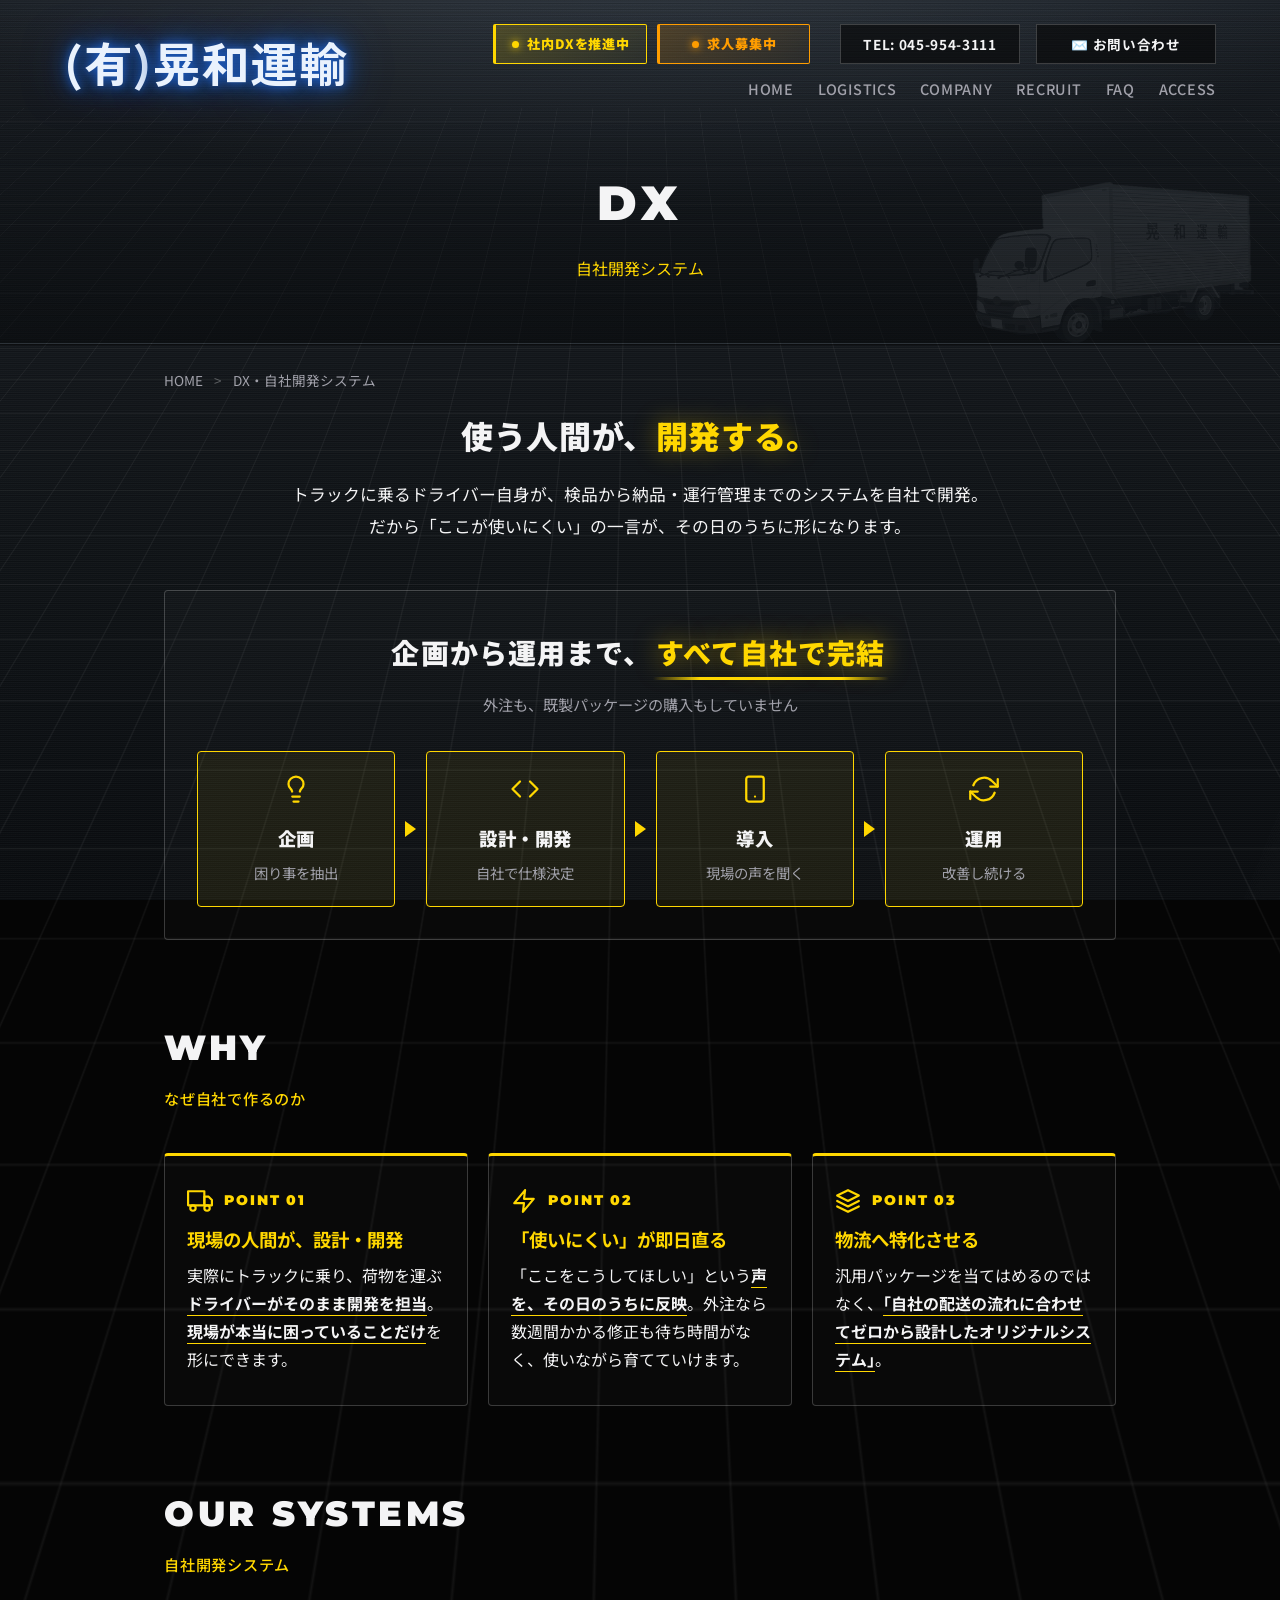
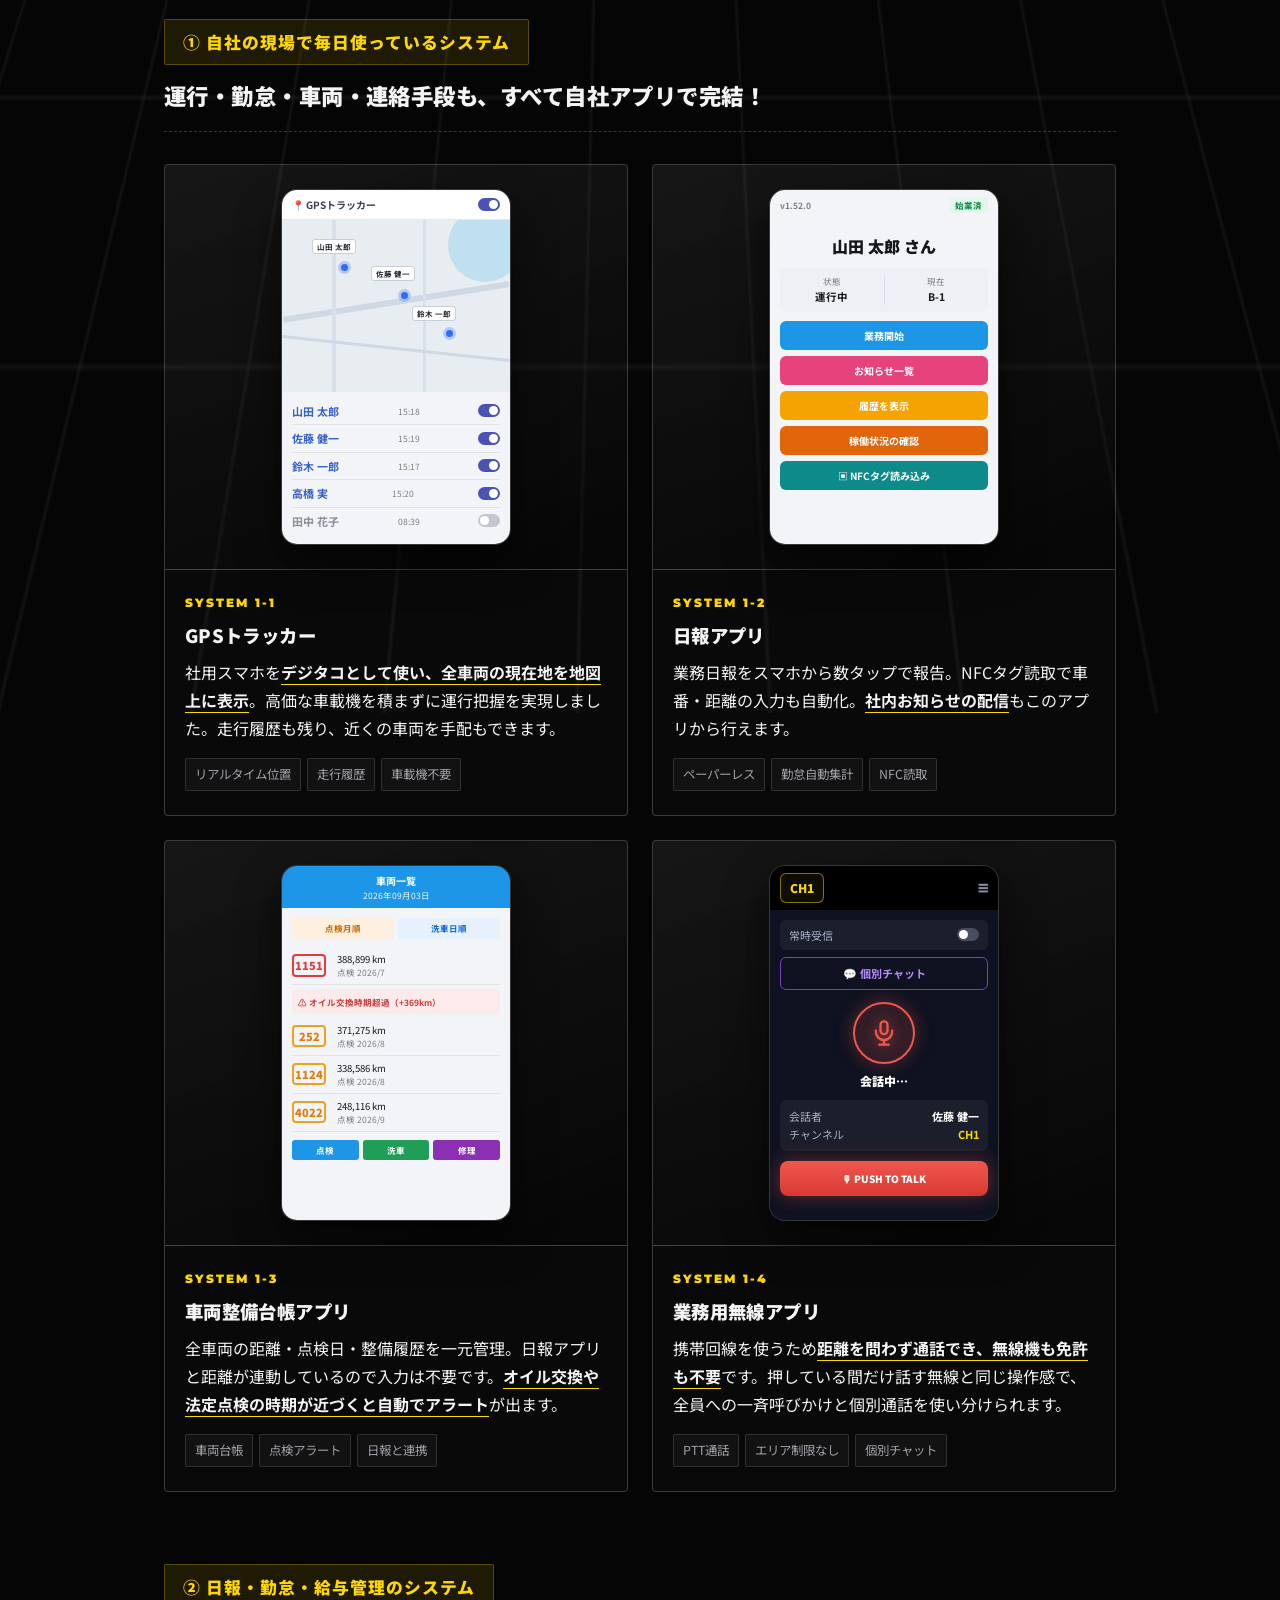
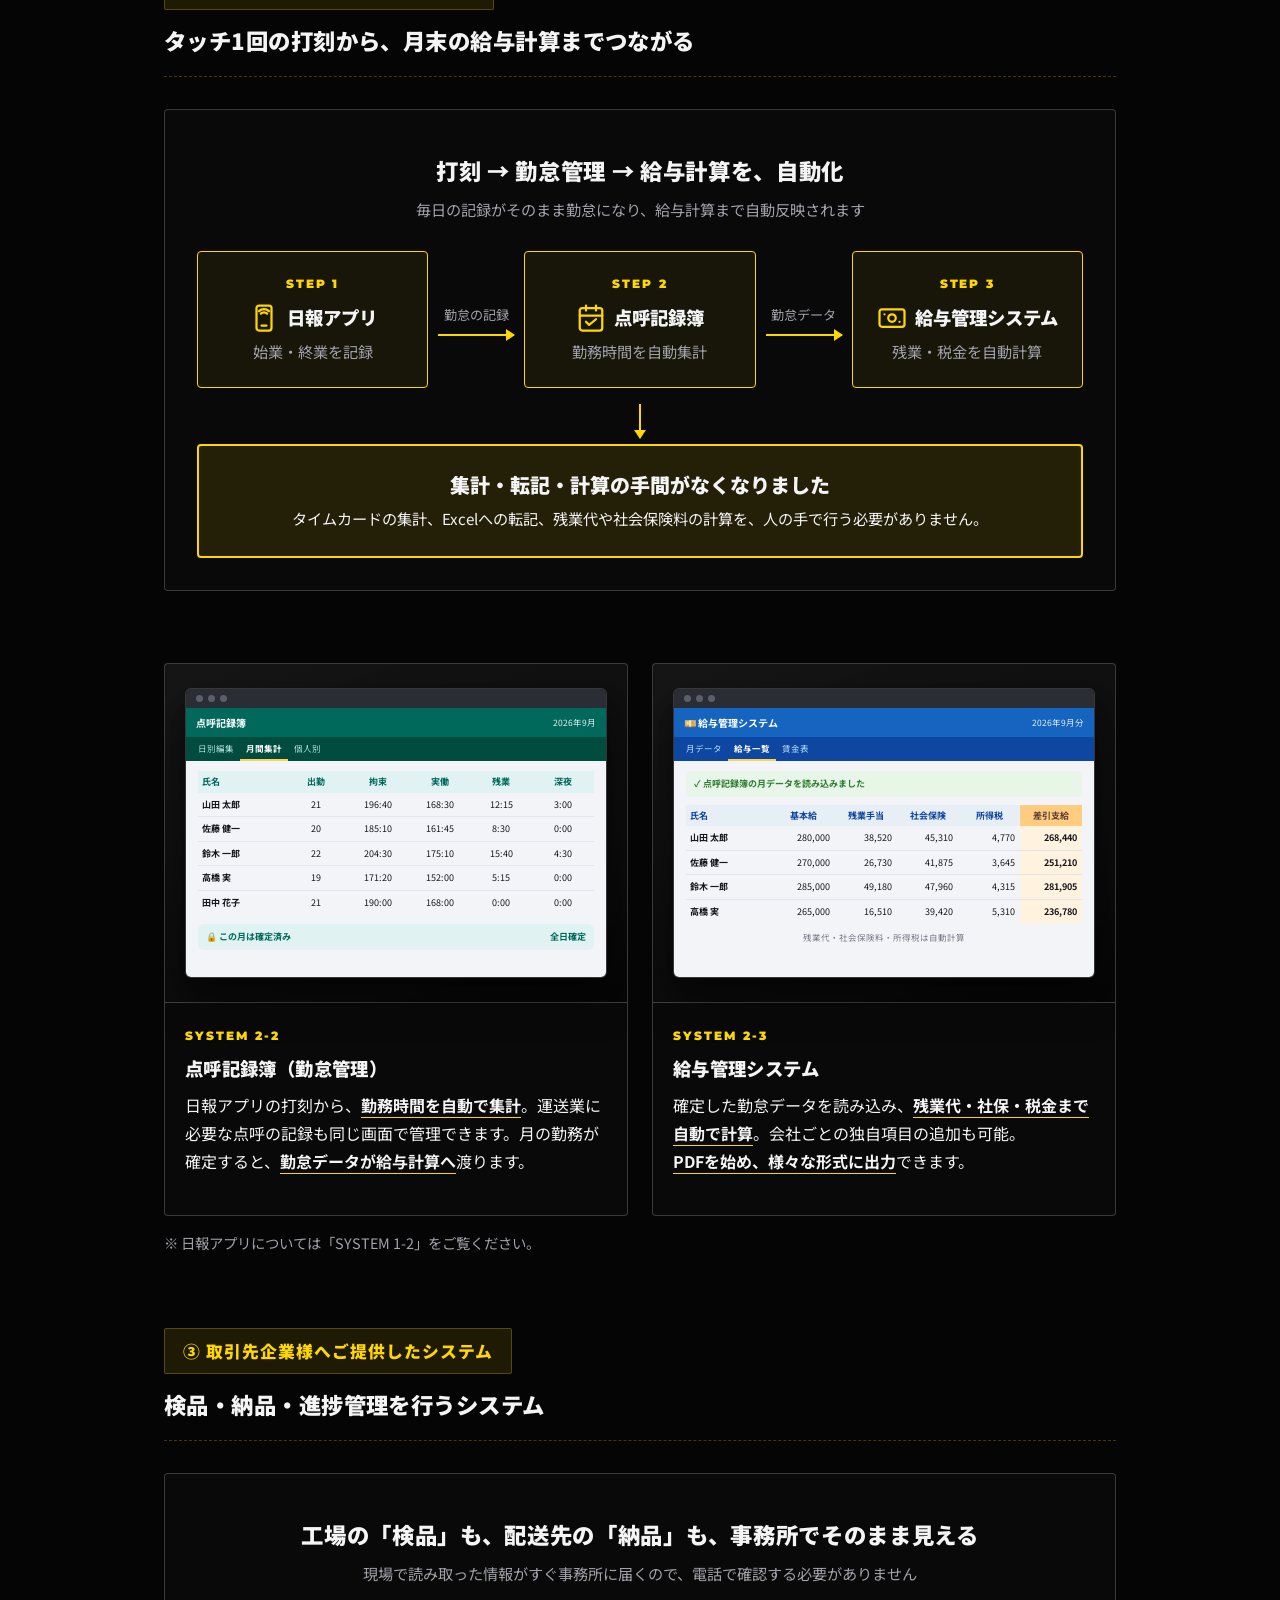
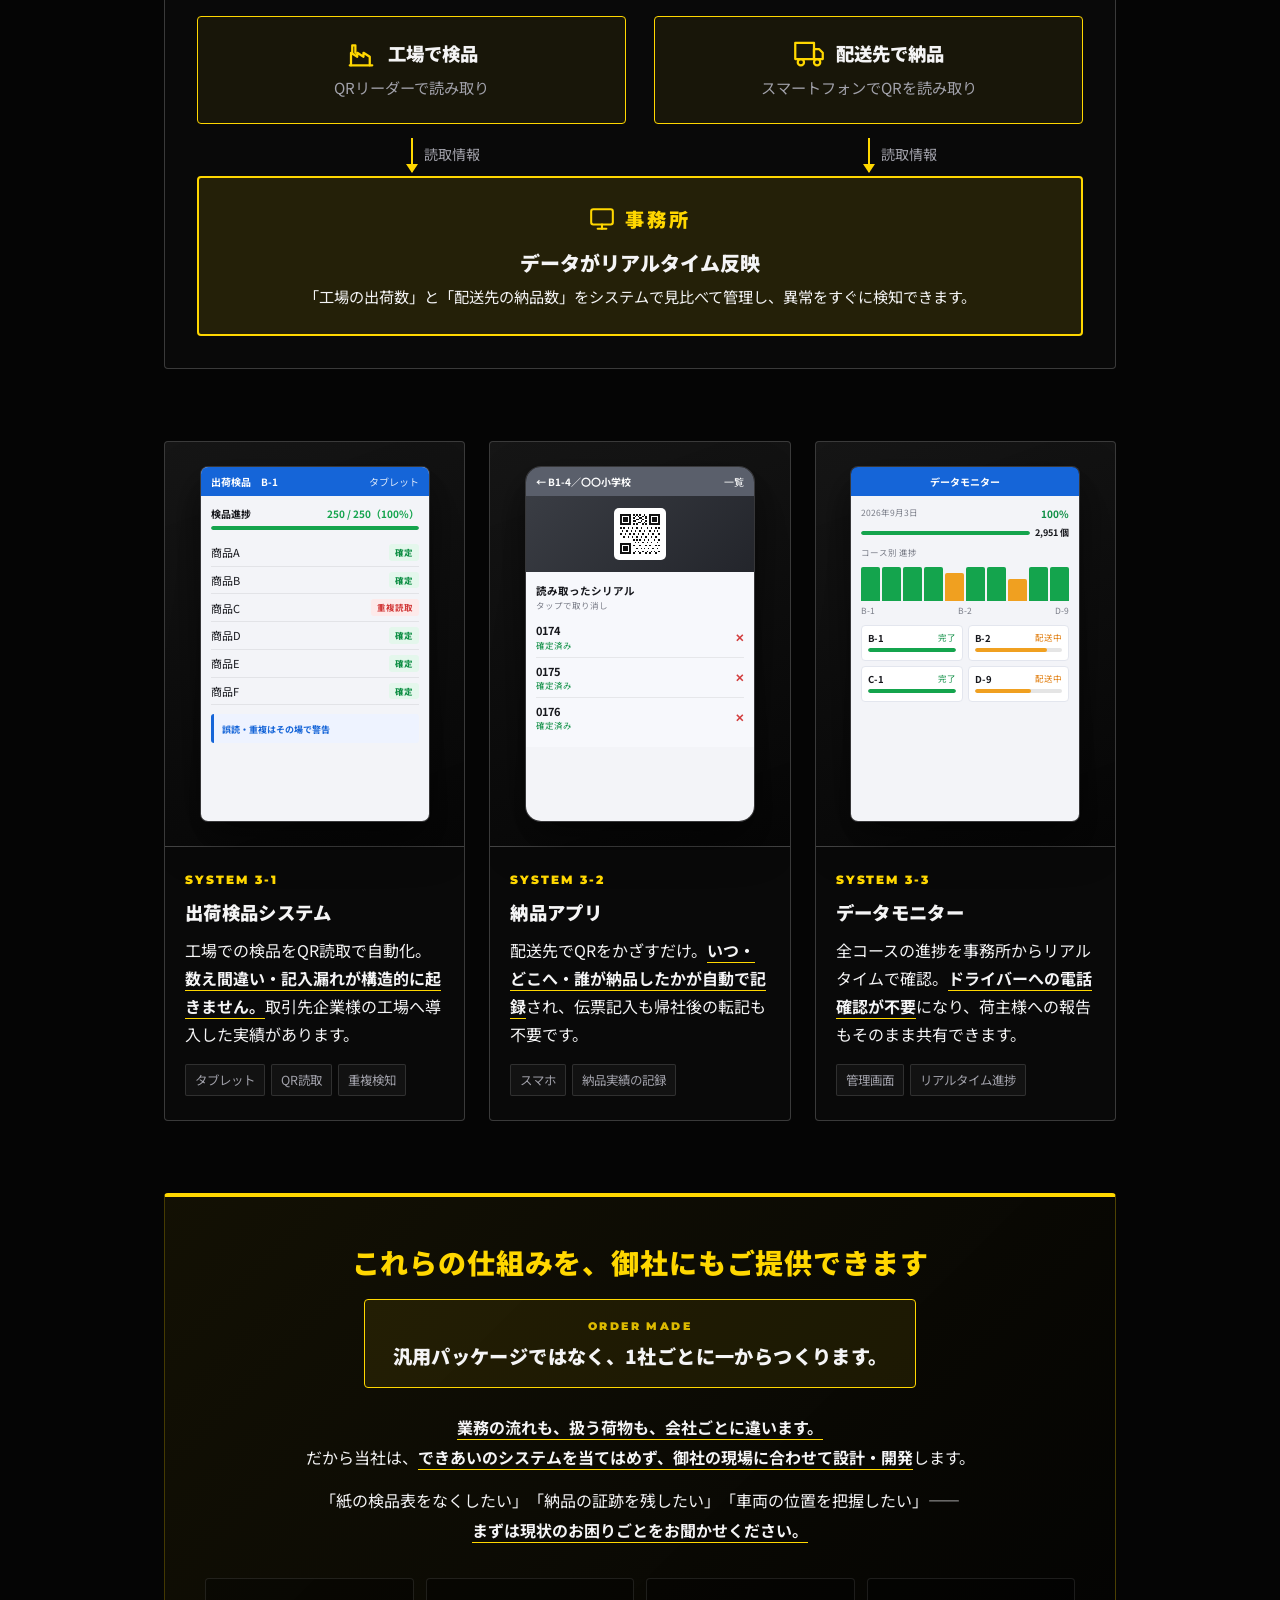
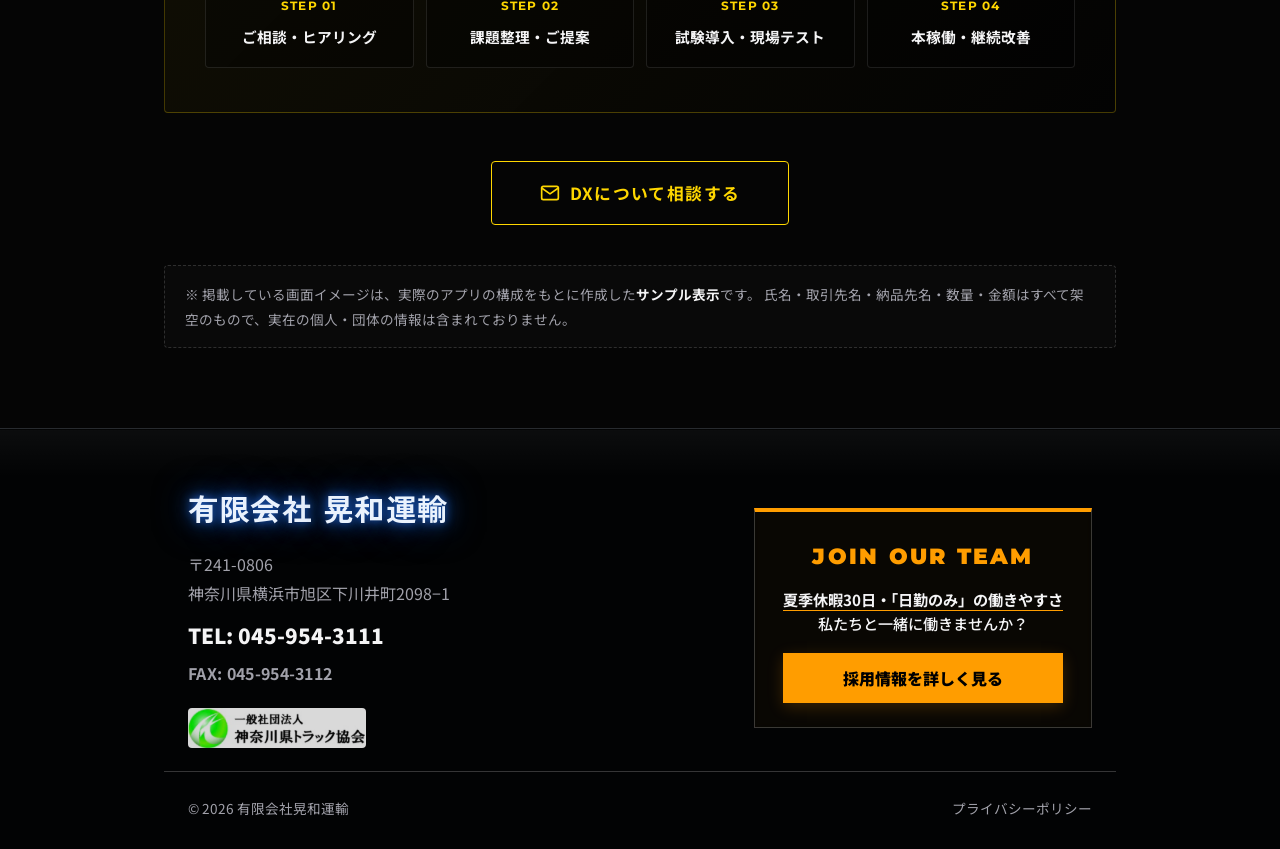
<file: dx.html>
<!DOCTYPE html>
<html lang="ja">
<head>
  <meta charset="UTF-8" />
  <meta name="viewport" content="width=device-width, initial-scale=1.0" />
  <title>DX・自社開発システム｜横浜市旭区の運送会社｜有限会社晃和運輸</title>
  <meta name="description" content="有限会社晃和運輸（横浜市旭区）の自社開発アプリ・DX推進のご紹介。工場での検品自動化から納品管理、GPSリアルタイム運行管理、日報、勤怠・給与計算、車両整備まで9領域を自社で企画・開発・運用しています。汎用パッケージではなく、御社の現場に合わせたオーダーメイドでのご提供・共同開発を承ります。" />
  <link rel="canonical" href="https://kowa-yokohama.com/dx" />
  <link rel="stylesheet" href="css/styles.css?v=20261026-1" />

  <style>
    /* ==========================================================================
       DXページ専用スタイル（テーマカラー：ゴールド）
    ========================================================================== */
    :root {
      --dx-gold: #ffd700;
      --dx-line: rgba(255, 215, 0, 0.25);
    }
    .title-gold span { color: var(--dx-gold) !important; }
    .dx-section { padding: var(--sec-head) 0 var(--sec-end); }

    /* --- リード --- */
    .dx-lead {
      text-align: center;
      max-width: 760px;
      margin: 0 auto 48px;
    }
    .dx-lead-catch {
      font-size: 2rem;
      font-weight: 900;
      line-height: 1.5;
      color: var(--text-main);
      margin-bottom: 20px;
      letter-spacing: 0.02em;
    }
    .dx-lead-catch em {
      font-style: normal;
      color: var(--dx-gold);
      text-shadow: 0 0 24px rgba(255, 215, 0, 0.35);
    }
    .dx-lead p {
      color: var(--text-main);
      font-size: 1.05rem;
      line-height: 1.9;
    }

    /* --- 自社完結フロー（企画→開発→導入→運用） --- */
    .dx-inhouse {
      background: rgba(255, 255, 255, 0.02);
      border: 1px solid var(--border-color);
      border-radius: var(--radius);
      padding: 40px 32px 32px;
      margin-bottom: 76px;
    }
    .dx-inhouse h3 {
      text-align: center;
      font-size: 1.75rem;
      font-weight: 900;
      color: var(--text-main);
      margin-bottom: 18px;
      letter-spacing: 0.04em;
      line-height: 1.5;
    }
    .dx-inhouse h3 em {
      position: relative;
      display: inline-block;
      font-style: normal;
      color: var(--dx-gold);
      padding: 0 3px;
      text-shadow: 0 0 26px rgba(255, 215, 0, 0.5);
    }
    /* 「すべて自社で完結」の下に金色のラインを引いて強調します */
    .dx-inhouse h3 em::after {
      content: '';
      position: absolute;
      left: 0;
      right: 0;
      bottom: -7px;
      height: 3px;
      background: linear-gradient(90deg, rgba(255, 215, 0, 0), var(--dx-gold) 20%, var(--dx-gold) 80%, rgba(255, 215, 0, 0));
    }
    .dx-inhouse .sub {
      text-align: center;
      color: var(--text-muted);
      font-size: 0.95rem;
      margin-bottom: 32px;
    }

    .ih-row {
      display: grid;
      grid-template-columns: 1fr auto 1fr auto 1fr auto 1fr;
      align-items: stretch;
    }
    .ih-step {
      background: rgba(255, 215, 0, 0.06);
      border: 1px solid var(--dx-gold);
      border-radius: var(--radius);
      padding: 22px 14px;
      text-align: center;
    }
    .ih-head { display: block; }
    .ih-icon { display: block; color: var(--dx-gold); margin-bottom: 10px; }
    .ih-step b {
      display: block;
      color: var(--text-main);
      font-size: 1.15rem;
      font-weight: 900;
      margin-bottom: 6px;
      letter-spacing: 0.03em;
    }
    .ih-step small { display: block; color: var(--text-muted); font-size: 0.9rem; line-height: 1.6; }

    .ih-arrow { display: flex; align-items: center; justify-content: center; padding: 0 10px; }
    .ih-arrow::before {
      content: '';
      width: 0; height: 0;
      border-top: 8px solid transparent;
      border-bottom: 8px solid transparent;
      border-left: 11px solid var(--dx-gold);
    }


    /* --- 連携図 --- */
    .dx-flowchart {
      background: rgba(255, 255, 255, 0.02);
      border: 1px solid var(--border-color);
      border-radius: var(--radius);
      padding: 40px 32px 32px;
      margin-bottom: 72px;
    }
    .dx-flowchart h3 {
      text-align: center;
      font-size: 1.4rem;
      font-weight: 900;
      color: var(--text-main);
      margin-bottom: 6px;
      letter-spacing: 0.03em;
    }
    .dx-flowchart .sub {
      text-align: center;
      color: var(--text-muted);
      font-size: 0.95rem;
      margin-bottom: 28px;
    }
    /* --- 連携図（HTMLで作図：スマホでも文字が潰れません） --- */
    .fm-row {
      display: grid;
      grid-template-columns: 1fr 1fr;
      gap: 28px;
    }
    .fm-node, .fm-hub {
      background: rgba(255, 215, 0, 0.06);
      border: 1px solid var(--dx-gold);
      border-radius: var(--radius);
      padding: 22px 18px;
      text-align: center;
    }
    .fm-hub {
      background: rgba(255, 215, 0, 0.11);
      border-width: 2px;
      padding: 24px 20px;
    }
    .fm-tag {
      display: inline-block;
      color: var(--dx-gold);
      font-size: 0.76rem;
      font-weight: 700;
      letter-spacing: 0.14em;
      margin-bottom: 8px;
    }
    .fm-node b, .fm-hub b {
      display: block;
      color: var(--text-main);
      font-size: 1.15rem;
      font-weight: 900;
      line-height: 1.5;
      margin-bottom: 6px;
    }
    .fm-hub b { font-size: 1.25rem; }
    .fm-node small, .fm-hub small {
      display: block;
      color: var(--text-muted);
      font-size: 0.95rem;
      line-height: 1.7;
    }
    .fm-hub small { color: var(--text-main); }

    .fm-head { display: flex; align-items: center; justify-content: center; gap: 12px; margin-bottom: 6px; }
    .fm-ico { display: block; color: var(--dx-gold); line-height: 0; }
    .fm-head b { margin-bottom: 0 !important; }
    .fm-hub-head {
      display: flex; align-items: center; justify-content: center; gap: 10px;
      color: var(--dx-gold); margin-bottom: 12px;
    }
    .fm-hub-head span { font-size: 1.2rem; font-weight: 900; letter-spacing: 0.14em; }

    .fm-links {
      display: grid;
      grid-template-columns: 1fr 1fr;
      gap: 28px;
      padding: 14px 0 4px;
    }
    .fm-link { position: relative; display: flex; flex-direction: row; align-items: center; justify-content: center; }
    .fm-link-sp { display: none; }
    .fm-link span {
      position: absolute; left: 50%; margin-left: 12px; white-space: nowrap;
      color: var(--text-muted); font-size: 0.88rem; letter-spacing: 0.02em;
    }
    .fm-link i {
      position: relative;
      display: block;
      width: 2px;
      height: 34px;
      background: var(--dx-gold);
    }
    .fm-link i::after {
      content: '';
      position: absolute;
      left: 50%;
      bottom: -1px;
      transform: translateX(-50%);
      border-left: 6px solid transparent;
      border-right: 6px solid transparent;
      border-top: 9px solid var(--dx-gold);
    }

    /* --- ② 打刻 → 勤怠 → 給与 の3段の流れ --- */
    .fm-chain {
      display: grid;
      grid-template-columns: 1fr auto 1fr auto 1fr;
      align-items: stretch;
    }
    .fm-chain .fm-node { display: flex; flex-direction: column; justify-content: center; }
    .fm-step {
      display: block;
      font-family: 'Montserrat', sans-serif;
      font-size: 0.72rem;
      font-weight: 900;
      letter-spacing: 0.16em;
      color: var(--dx-gold);
      margin-bottom: 8px;
    }
    .fm-arrow {
      display: flex; flex-direction: column; align-items: center; justify-content: center;
      min-width: 96px; padding: 0 10px;
    }
    .fm-arrow span { color: var(--text-muted); font-size: 0.82rem; white-space: nowrap; margin-bottom: 8px; }
    .fm-arrow i { position: relative; display: block; width: 100%; height: 2px; background: var(--dx-gold); }
    .fm-arrow i::after {
      content: ''; position: absolute; right: -1px; top: 50%; transform: translateY(-50%);
      border-top: 6px solid transparent; border-bottom: 6px solid transparent; border-left: 9px solid var(--dx-gold);
    }
    .fm-down { padding: 16px 0 6px; }
    /* 言葉のまとまりで折り返します。枠より長くなった時（文字を大きくした時など）だけ、そのまとまりの中で折り返します */
    .dx-group-label .nw, .dx-flowchart .nw, .dx-cards-note .nw, .dx-card p .nw { display: inline-block; max-width: 100%; }
    /* 「給与管理システム」が1行に収まるよう、②の箱は左右の余白とアイコンとの間隔を少し詰めます */
    .fm-chain .fm-node { padding-left: 12px; padding-right: 12px; }
    .fm-chain .fm-head { gap: 8px; }
    .fm-chain .fm-head b { white-space: nowrap; }
    /* 枠が狭い時（拡大時など）は「給与／管理／システム」の区切りでだけ折り返します */
    @media (max-width: 300px) {
      .fm-chain .fm-head b { white-space: normal; word-break: keep-all; overflow-wrap: anywhere; }
    }
    /* 3つを横に並べると箱が狭くなり、言葉の途中で折り返してしまう幅（〜1080px）では縦に積みます */
    @media (max-width: 1080px) {
      .fm-chain { grid-template-columns: 1fr; max-width: 520px; margin: 0 auto; }
      .fm-arrow { position: relative; flex-direction: row; min-width: 0; padding: 12px 0 4px; }
      .fm-arrow i { width: 2px; height: 26px; }
      .fm-arrow i::after {
        right: auto; left: 50%; top: auto; bottom: -1px; transform: translateX(-50%);
        border-left: 6px solid transparent; border-right: 6px solid transparent;
        border-top: 9px solid var(--dx-gold); border-bottom: 0;
      }
      /* 矢印は中央、文字はその右（矢印が中央からずれないように） */
      .fm-arrow span { position: absolute; left: 50%; margin: 0 0 0 12px; top: 50%; transform: translateY(-20%); }
    }

    /* --- 強み（3つ） --- */
    .dx-why {
      display: grid;
      grid-template-columns: repeat(3, 1fr);
      gap: 20px;
      margin-bottom: 76px;
    }
    .dx-why-card {
      background: rgba(255, 255, 255, 0.02);
      border: 1px solid var(--border-color);
      border-top: 3px solid var(--dx-gold);
      border-radius: var(--radius);
      padding: var(--card-pad) 22px;
      transition: all 0.4s ease;
    }
    .dx-why-card:hover {
      border-color: var(--dx-gold);
      box-shadow: 0 0 20px rgba(255, 215, 0, 0.15);
      transform: translateY(var(--card-lift));
    }
    .dx-why-head { display: flex; align-items: center; gap: 11px; margin-bottom: 12px; }
    .dx-why-card svg { color: var(--dx-gold); flex-shrink: 0; }
    .dx-why-num {
      font-family: 'Montserrat', sans-serif;
      font-size: 0.85rem;
      font-weight: 900;
      color: var(--dx-gold);
      letter-spacing: 0.14em;
    }
    .dx-why-card h4 {
      font-size: 1.15rem;
      font-weight: 700;
      color: var(--dx-gold);   /* ページのテーマ色に合わせて金色 */
      margin-bottom: 8px;
      line-height: 1.5;
    }
    .dx-why-card p { color: var(--text-main); font-size: 1rem; line-height: 1.75; }
    .dx-why-card p strong { color: var(--text-main); font-weight: 700; border-bottom: 1px solid var(--dx-gold); }

    /* --- グループ見出し --- */
    .dx-group {
      margin: 0 0 32px;
      padding-bottom: 18px;
      border-bottom: 1px dashed var(--dx-line);
    }
    .dx-group-label {
      display: inline-block;
      background: rgba(255, 215, 0, 0.1);
      border: 1px solid var(--dx-line);
      color: var(--dx-gold);
      font-size: 1.05rem;
      font-weight: 900;
      letter-spacing: 0.06em;
      padding: 7px 18px;
      border-radius: var(--radius-sm);
      margin-bottom: 14px;
    }
    .dx-group h3 {
      font-size: 1.4rem;
      font-weight: 900;
      color: var(--text-main);
      line-height: 1.5;
      letter-spacing: 0.02em;
    }

    /* --- アプリカード --- */
    .dx-cards {
      display: grid;
      grid-template-columns: repeat(3, 1fr);
      gap: 24px;
      margin-bottom: 72px;
    }
    .dx-cards.two { grid-template-columns: repeat(2, 1fr); }
    /* DXのアプリ画面（7枚すべて）を同じ大きさに揃えます。
       幅230px・高さは一番背の高いGPSトラッカー（約353px）に合わせて「最低356px」。
       固定ではなく最低値なので、端末によって文字が大きく描かれても中身は切れずに伸びます。
       画面部分は枠いっぱいに伸ばし、余った部分はアプリの背景色で埋めます */
    .dx-card-shot .mock {
      --mock-w: 230px;
      min-height: 356px;
      font-size: 11px;
      display: flex;
      flex-direction: column;
    }
    .dx-card-shot .mock > .mock-screen,
    .dx-card-shot .mock > .mock-screen-dark { flex: 1; }

    /* ② 点呼記録簿・給与管理システムは事務所のPCで使う画面なので、横長で表示します */
    .dx-card-shot .mock.mock-pc {
      --mock-w: 100%;
      max-width: 440px;
      min-height: 290px;
      border-radius: 6px;
    }
    .mock-win { display: flex; gap: 5px; padding: 6px 10px; background: #2a2d34; }
    .mock-win i { display: block; width: 7px; height: 7px; border-radius: 50%; background: #5b5f69; }
    .mock-tabs { display: flex; padding: 0 6px; font-size: 8.5px; }
    .mock-tabs span { padding: 5px 6px; }
    .mock-tabs .on { color: #fff; font-weight: 700; border-bottom: 2px solid #ffd54f; }
    .mock-pc .mock-body { padding: 10px 12px; }
    .mock-table { width: 100%; border-collapse: collapse; table-layout: fixed; font-size: 9px; }
    .mock-table th { padding: 4px 2px; font-weight: 700; }
    .mock-table th:first-child, .mock-table td:first-child { width: 22%; text-align: left; padding-left: 4px; font-weight: 700; }
    .mock-table td { padding: 5px 2px; text-align: center; border-bottom: 1px solid #e3e6ee; white-space: nowrap; }
    .mock-table tr:last-child td { border-bottom: 0; }
    .mock-pay td { text-align: right; padding-right: 5px; }
    .mock-pay th:last-child { background: #ffcc80; color: #5d4037; }
    .mock-pay td:last-child { background: #fff3e0; font-weight: 700; }
    .mock-foot {
      display: flex; justify-content: space-between;
      margin-top: 10px; border-radius: 6px; padding: 6px 8px; font-weight: 700; font-size: 9px;
    }
    .dx-cards.has-note { margin-bottom: 14px; }
    .dx-cards-note { color: var(--text-muted); font-size: .9rem; line-height: 1.8; margin-bottom: 72px; }

    .dx-card {
      background: rgba(255, 255, 255, 0.02);
      border: 1px solid var(--border-color);
      border-radius: var(--radius);
      overflow: hidden;
      display: flex;
      flex-direction: column;
      transition: all 0.4s ease;
    }
    .dx-card:hover {
      border-color: var(--dx-gold);
      box-shadow: 0 0 20px rgba(255, 215, 0, 0.15);
      transform: translateY(var(--card-lift));
    }
    .dx-card-shot {
      background: linear-gradient(160deg, rgba(255,255,255,0.05), rgba(0,0,0,0.35));
      padding: 24px 20px;
      display: flex;
      justify-content: center;
      border-bottom: 1px solid var(--border-color);
      /* 高さは指定しません。7枚とも同じ大きさなので、画面＋上下24pxの余白で全カード同じ高さになります */
      align-items: center;
    }
    .dx-card-text { padding: 22px 20px 24px; flex-grow: 1; display: flex; flex-direction: column; }
    .dx-card-num {
      font-family: 'Montserrat', sans-serif;
      font-size: 0.76rem;
      font-weight: 900;
      color: var(--dx-gold);
      letter-spacing: 0.16em;
      margin-bottom: 8px;
    }
    .dx-card h4 {
      font-size: 1.15rem;
      font-weight: 900;
      color: var(--text-main);
      margin-bottom: 10px;
      line-height: 1.45;
      letter-spacing: 0.02em;
    }
    .dx-card p {
      color: var(--text-main);
      font-size: 1rem;
      line-height: 1.75;
      margin-bottom: 16px;
      flex-grow: 1;
    }
    .dx-card p strong { color: var(--text-main); font-weight: 700; border-bottom: 1px solid var(--dx-gold); }
    .dx-tags { display: flex; flex-wrap: wrap; gap: 6px; }
    .dx-tag {
      background: rgba(255, 255, 255, 0.04);
      border: 1px solid rgba(255, 255, 255, 0.12);
      color: var(--text-muted);
      font-size: 0.78rem;
      padding: 4px 9px;
      border-radius: var(--radius-sm);
    }

    /* --- ご提供 --- */
    .dx-offer {
      background: linear-gradient(135deg, rgba(255,215,0,.06) 0%, rgba(0,0,0,.3) 100%);
      border: 1px solid var(--dx-line);
      border-top: 4px solid var(--dx-gold);
      border-radius: var(--radius);
      padding: 44px 40px;
      text-align: center;
    }
    .dx-offer h2 {
      font-size: 1.75rem; font-weight: 900; color: var(--dx-gold);
      margin-bottom: 16px; letter-spacing: 0.03em; line-height: 1.5;
    }
    .dx-offer > p {
      color: var(--text-main); font-size: 1rem; line-height: 1.9;
      max-width: 720px; margin: 0 auto 12px;
    }
    /* 他のカードと同じく、大事なところだけ白＋太字で立たせます */
    .dx-offer > p strong { color: var(--text-main); font-weight: 700; border-bottom: 1px solid var(--dx-gold); }
    .mock-talk {
      display: flex; align-items: center; justify-content: center;
      width: 62px; height: 62px; margin: 6px auto 0;
      border-radius: 50%;
      border: 2px solid #f0574f;
      background: rgba(240, 87, 79, 0.16);
      box-shadow: 0 0 18px rgba(240, 87, 79, 0.35);
    }
    .mock-talk svg {
      width: 28px; height: 28px; color: #f0574f;
      filter: drop-shadow(0 0 6px rgba(240, 87, 79, 0.55));
    }

    .dx-oneoff {
      display: inline-block;
      border: 1px solid var(--dx-gold);
      background: rgba(255, 215, 0, 0.08);
      border-radius: var(--radius);
      padding: 16px 28px;
      margin-bottom: 24px;
    }
    .dx-oneoff-label {
      display: block;
      font-family: 'Montserrat', sans-serif;
      font-size: 0.7rem;
      font-weight: 900;
      letter-spacing: 0.22em;
      color: var(--dx-gold);
      opacity: 0.85;
      margin-bottom: 6px;
    }
    .dx-oneoff b {
      display: block;
      color: var(--text-main);
      font-size: 1.2rem;
      font-weight: 900;
      line-height: 1.5;
      letter-spacing: 0.02em;
    }

    .dx-flow {
      display: grid; grid-template-columns: repeat(4, 1fr); gap: 12px; margin: 32px 0 0;
    }
    .dx-flow-step {
      background: rgba(0,0,0,.3); border: 1px solid rgba(255,255,255,.1);
      border-radius: var(--radius); padding: 16px 12px;
    }
    .dx-flow-step b {
      display: block; font-family: 'Montserrat', sans-serif; color: var(--dx-gold);
      font-size: 0.75rem; letter-spacing: 0.1em; margin-bottom: 6px;
    }
    .dx-flow-step span { color: var(--text-main); font-size: 0.92rem; font-weight: 700; }

    /* --- CTA --- */
    .dx-cta { text-align: center; margin: 48px 0 16px; }
    .dx-cta-btn {
      display: inline-flex; align-items: center; justify-content: center; gap: 10px;
      padding: 16px 48px; background: transparent; color: var(--dx-gold);
      border: 1px solid var(--dx-gold); text-decoration: none; font-weight: 700;
      font-size: 1.05rem; letter-spacing: 0.08em; border-radius: var(--radius); transition: all .3s ease;
    }
    .dx-cta-btn:hover {
      background: rgba(255,215,0,.1); box-shadow: 0 0 22px rgba(255,215,0,.25); transform: translateY(-2px);
    }
    .dx-cta-note { color: var(--text-muted); font-size: .92rem; margin-top: 14px; line-height: 1.8; }

    .dx-disclaimer {
      margin-top: 40px; padding: 16px 20px;
      background: rgba(255,255,255,.02); border: 1px dashed rgba(255,255,255,.15);
      border-radius: var(--radius); color: var(--text-muted); font-size: .85rem; line-height: 1.8;
    }

    /* --- スマホ --- */
    @media (max-width: 900px) {
      .dx-cards { grid-template-columns: repeat(2, 1fr); }
    }
    @media (max-width: 768px) {
      .dx-lead { margin-bottom: 32px; }
      .dx-lead-catch { font-size: 1.35rem; }
      .dx-lead p { font-size: .98rem; }


      .dx-inhouse { padding: 24px 16px; margin-bottom: 48px; }
      .dx-inhouse h3 { font-size: 1.4rem; margin-bottom: 16px; }
      .dx-inhouse .sub { font-size: .8rem; letter-spacing: -0.01em; margin-bottom: 20px; }
      .ih-row { grid-template-columns: 1fr; }
      .ih-arrow { padding: 9px 0; }
      .ih-arrow::before { transform: rotate(90deg); }
      .ih-step { padding: 13px 14px; }
      .ih-head {
        display: flex;
        align-items: center;
        justify-content: center;
        gap: 10px;
        margin-bottom: 4px;
      }
      .ih-icon { margin-bottom: 0; line-height: 0; }
      .ih-icon svg { width: 24px; height: 24px; }
      .ih-step b { font-size: 1.05rem; margin-bottom: 0; }
      .ih-step small { font-size: 0.86rem; }

      .dx-flowchart { padding: 24px 16px; margin-bottom: 48px; }
      .dx-flowchart h3 { font-size: 1.3rem; }
      .dx-flowchart .sub { font-size: .85rem; margin-bottom: 18px; }

      .fm-row { grid-template-columns: 1fr; gap: 12px; }
      .fm-links { display: none; }
      .fm-link-sp { display: flex; padding: 14px 0 4px; }
      .fm-link i { height: 26px; }
      .fm-node, .fm-hub { padding: 18px 16px; }
      .fm-node b { font-size: 1.05rem; }
      .fm-hub b { font-size: 1.1rem; }
      .fm-hub-head span { font-size: 1.05rem; }

      .dx-why { grid-template-columns: 1fr; gap: 14px; margin-bottom: 48px; }
      .dx-why-card { padding: 22px 18px; }

      .dx-group-label { font-size: 0.95rem; padding: 6px 14px; }
      .dx-group h3 { font-size: 1.3rem; }
      /* ★スマホ：縦に長くなりすぎるので横スワイプに切り替えます */
      .dx-cards,
      .dx-cards.two {
        display: flex;
        overflow-x: auto;
        scroll-snap-type: x mandatory;
        -webkit-overflow-scrolling: touch;
        gap: 14px;
        padding-bottom: 26px;
        margin-bottom: 40px;
        width: 100%;
      }
      .dx-cards::-webkit-scrollbar { height: 4px; }
      .dx-cards::-webkit-scrollbar-track { background: rgba(255, 255, 255, 0.06); border-radius: var(--radius); }
      .dx-cards::-webkit-scrollbar-thumb { background: var(--dx-gold); border-radius: var(--radius); }
      .dx-card {
        flex: 0 0 86%;
        scroll-snap-align: start;
      }
      /* ★カード1枚がスマホの1画面に収まるよう、画像まわりを詰めます */
      /* 画像枠の縦幅はグループ内で揃えます（中の画像は上下中央） */
      .dx-card-shot { padding: 12px 12px; }
      .dx-card-shot > * { zoom: 0.84; }
      /* 幅の狭い端末（〜360px）では、画面が枠からはみ出さないよう一段小さく表示します */
      @media (max-width: 360px) {
        .dx-card-shot > * { zoom: 0.74; }
      }
      /* 横長のPC画面は縮小すると文字が小さくなりすぎるので、等倍のまま枠いっぱいに表示します */
      .dx-card-shot > .mock-pc { zoom: 1; }
      .mock-table { font-size: 8px; }
      .dx-cards.has-note { margin-bottom: 10px; }
      .dx-cards-note { font-size: .85rem; margin-bottom: 40px; }
      /* 幅の狭い端末では給与の列が収まらないので、基本給の列だけ省きます */
      @media (max-width: 360px) {
        .mock-pay th:nth-child(2), .mock-pay td:nth-child(2) { display: none; }
      }
      .dx-card-text { padding: 14px 16px 16px; }
      .dx-card h4 { font-size: 1.1rem; margin-bottom: 6px; }
      .dx-card p { font-size: 0.95rem; line-height: 1.75; }
      .dx-card-num { margin-bottom: 4px; }
      .dx-tags { margin-top: 10px; }

      .dx-offer { padding: 28px 20px; }
      .dx-offer h2 { font-size: 1.4rem; }
      .dx-offer > p { font-size: 0.95rem; }
      .dx-oneoff { display: block; padding: 14px 16px; margin-bottom: 18px; }
      .dx-oneoff b { font-size: 1rem; }
      .dx-flow { grid-template-columns: 1fr; gap: 8px; }
      .dx-flow-step { display: flex; align-items: center; gap: 12px; text-align: left; padding: 12px 16px; }
      .dx-flow-step b { margin-bottom: 0; flex-shrink: 0; }
      .dx-flow-step span { font-size: 0.92rem; }

      .dx-cta-btn { width: 100%; padding: 16px 0; font-size: .98rem; }

      /* 拡大して幅が狭くなった時だけ見出しを小さくし、1〜2文字ずつの細切れを防ぎます（幅320px以上は今と同じ大きさ） */
      .dx-inhouse h3 { font-size: min(1.4rem, 7vw); }
      .dx-flowchart h3, .dx-group h3 { font-size: min(1.3rem, 6.5vw); }
      .dx-offer h2 { font-size: min(1.4rem, 7vw); }
      .fm-hub b { font-size: min(1.1rem, 5.5vw); }
      /* STEP4の説明：幅320pxでも「人の手で行う必要がありません。」が枠に収まる大きさにします（375px以上は今と同じ） */
      .fm-hub small { font-size: min(0.95rem, 4.25vw); }
    }
  </style>
</head>
<body>

  <div class="page-bg"></div>
  <div class="page-grid"></div>

  <div id="header-placeholder">
    <header class="site-header" id="header">
      <div class="header-inner">
        <a href="/" class="brand"><span class="keep-text">(有)</span><span class="keep-text">晃和運輸</span></a>


        <div class="header-right" id="header-right">
          <div class="header-top pc-only">
            <div class="header-badges">
              <a href="/dx" class="hbadge hbadge-dx"><span class="hbadge-dot"></span>社内DXを推進中</a>
              <a href="/recruit" class="hbadge hbadge-recruit"><span class="hbadge-dot"></span>求人募集中</a>
            </div>
            <div class="header-contact">
              <a href="tel:045-954-3111" class="header-action-btn">TEL: 045-954-3111</a>
              <a href="/contact" class="header-action-btn" id="nav-btn-contact">✉️ お問い合わせ</a>
            </div>
          </div>

          <div class="menu-badges sp-only">
            <a href="/recruit" class="hbadge hbadge-recruit"><span class="hbadge-dot"></span>求人募集中</a>
            <a href="/dx" class="hbadge hbadge-dx"><span class="hbadge-dot"></span>社内DXを推進中</a>
          </div>

          <nav class="site-nav">
            <a href="/" id="menu-home" class="nav-home">HOME<span class="nav-ja">ホーム</span></a>
            <a href="/logistics" id="menu-services" class="nav-services">LOGISTICS<span class="nav-ja">事業内容</span></a>
            <a href="/company" id="menu-company" class="nav-company">COMPANY<span class="nav-ja">会社情報</span></a>
            <a href="/recruit" id="menu-recruit" class="nav-recruit">RECRUIT<span class="nav-ja">採用情報</span></a>
            <a href="/faq" id="menu-faq" class="nav-faq">FAQ<span class="nav-ja">よくある質問</span></a>
            <a href="/access" id="menu-access" class="nav-access">ACCESS<span class="nav-ja">所在地</span></a>
          </nav>

          <div class="header-contact sp-only menu-contact-grid">
            <div class="menu-contact-box">
              <div class="menu-contact-title">TEL</div>
              <a href="tel:045-954-3111" class="menu-contact-btn">045-954-3111</a>
            </div>
            <div class="menu-contact-box">
              <div class="menu-contact-title">CONTACT</div>
              <a href="/contact" class="menu-contact-btn">フォームへ進む</a>
            </div>
          </div>
        </div>

        <button class="menu-toggle" id="menu-toggle" aria-label="メニューを開閉する">
          <span class="menu-toggle-bar"></span>
          <span class="menu-toggle-bar"></span>
          <span class="menu-toggle-bar"></span>
        </button>
      </div>
    </header>
  </div>

  <main>
    <section class="subpage-hero">
      <img class="bg-truck" src="images/truck-bg.webp" width="926" height="529" alt="" aria-hidden="true" loading="lazy" decoding="async">
      <div class="container fade-up">
        <h1 class="subpage-heading">
          <span class="subpage-title">DX</span>
          <span class="subpage-subtitle" style="display: block; color: #ffd700;">自社開発システム</span>
        </h1>
      </div>
    </section>

    <div class="container">
      <div class="breadcrumbs fade-up">
        <a href="/">HOME</a> <span>&gt;</span> DX・自社開発システム
      </div>
    </div>

    <section class="dx-section">
      <div class="container">

        <!-- ===================== リード ===================== -->
        <div class="dx-lead fade-up">
          <div class="dx-lead-catch">使う人間が、<em>開発する。</em></div>
          <p>
            トラックに乗るドライバー自身が、検品から納品・運行管理までのシステムを自社で開発。<br class="pc-only">
            だから「ここが使いにくい」の一言が、その日のうちに形になります。
          </p>
        </div>

        <!-- ===================== 自社完結フロー ===================== -->
        <div class="dx-inhouse fade-up">
          <h3>企画から運用まで、<em>すべて自社で完結</em></h3>
          <p class="sub">外注も、既製パッケージの購入もしていません</p>

          <div class="ih-row">            <div class="ih-step">
              <div class="ih-head">
                <span class="ih-icon">
                  <svg width="30" height="30" viewBox="0 0 24 24" fill="none" stroke="currentColor" stroke-width="1.8" stroke-linecap="round" stroke-linejoin="round">
                    <path d="M9 18h6"></path><path d="M10 22h4"></path><path d="M15.09 14c.18-.98.65-1.74 1.41-2.5A4.65 4.65 0 0 0 18 8 6 6 0 0 0 6 8c0 1 .23 2.23 1.5 3.5A4.61 4.61 0 0 1 8.91 14"></path>
                  </svg>
                </span>
                <b>企画</b>
              </div>
              <small>困り事を抽出</small>
            </div>
            <div class="ih-arrow"></div>
            <div class="ih-step">
              <div class="ih-head">
                <span class="ih-icon">
                  <svg width="30" height="30" viewBox="0 0 24 24" fill="none" stroke="currentColor" stroke-width="1.8" stroke-linecap="round" stroke-linejoin="round">
                    <polyline points="16 18 22 12 16 6"></polyline><polyline points="8 6 2 12 8 18"></polyline>
                  </svg>
                </span>
                <b>設計・開発</b>
              </div>
              <small>自社で仕様決定</small>
            </div>
            <div class="ih-arrow"></div>
            <div class="ih-step">
              <div class="ih-head">
                <span class="ih-icon">
                  <svg width="30" height="30" viewBox="0 0 24 24" fill="none" stroke="currentColor" stroke-width="1.8" stroke-linecap="round" stroke-linejoin="round">
                    <rect x="5" y="2" width="14" height="20" rx="2" ry="2"></rect><line x1="12" y1="18" x2="12.01" y2="18"></line>
                  </svg>
                </span>
                <b>導入</b>
              </div>
              <small>現場の声を聞く</small>
            </div>
            <div class="ih-arrow"></div>
            <div class="ih-step">
              <div class="ih-head">
                <span class="ih-icon">
                  <svg width="30" height="30" viewBox="0 0 24 24" fill="none" stroke="currentColor" stroke-width="1.8" stroke-linecap="round" stroke-linejoin="round">
                    <polyline points="23 4 23 10 17 10"></polyline><polyline points="1 20 1 14 7 14"></polyline><path d="M3.51 9a9 9 0 0 1 14.85-3.36L23 10M1 14l4.64 4.36A9 9 0 0 0 20.49 15"></path>
                  </svg>
                </span>
                <b>運用</b>
              </div>
              <small>改善し続ける</small>
            </div>
          </div>

        </div>

        <!-- ===================== 強み ===================== -->
        <h2 class="section-title fade-up title-gold">Why<span>なぜ自社で作るのか</span></h2>
        <div class="dx-why fade-up">
          <div class="dx-why-card">
            <div class="dx-why-head">
              <svg width="26" height="26" viewBox="0 0 24 24" fill="none" stroke="currentColor" stroke-width="2" stroke-linecap="round" stroke-linejoin="round">
              <rect x="1" y="3" width="15" height="13"></rect>
              <polygon points="16 8 20 8 23 11 23 16 16 16 16 8"></polygon>
              <circle cx="5.5" cy="18.5" r="2.5"></circle><circle cx="18.5" cy="18.5" r="2.5"></circle>
            </svg>
              <span class="dx-why-num">POINT 01</span>
            </div>
            <h4>現場の人間が、設計・開発</h4>
            <p>実際にトラックに乗り、荷物を運ぶ<strong>ドライバーがそのまま開発を担当</strong>。<strong>現場が本当に困っていることだけ</strong>を形にできます。</p>
          </div>
          <div class="dx-why-card">
            <div class="dx-why-head">
              <svg width="26" height="26" viewBox="0 0 24 24" fill="none" stroke="currentColor" stroke-width="2" stroke-linecap="round" stroke-linejoin="round">
              <polyline points="13 2 3 14 12 14 11 22 21 10 12 10 13 2"></polyline>
            </svg>
              <span class="dx-why-num">POINT 02</span>
            </div>
            <h4>「使いにくい」が即日直る</h4>
            <p>「ここをこうしてほしい」という<strong>声を、その日のうちに反映</strong>。外注なら数週間かかる修正も待ち時間がなく、使いながら育てていけます。</p>
          </div>
          <div class="dx-why-card">
            <div class="dx-why-head">
              <svg width="26" height="26" viewBox="0 0 24 24" fill="none" stroke="currentColor" stroke-width="2" stroke-linecap="round" stroke-linejoin="round">
              <path d="M12 2 2 7l10 5 10-5-10-5z"></path><path d="m2 17 10 5 10-5"></path><path d="m2 12 10 5 10-5"></path>
            </svg>
              <span class="dx-why-num">POINT 03</span>
            </div>
            <h4>物流へ特化させる</h4>
            <p>汎用パッケージを当てはめるのではなく、<strong>「自社の配送の流れに合わせてゼロから設計したオリジナルシステム」</strong>。</p>
          </div>
        </div>

        <!-- ===================== システム紹介 ===================== -->
        <h2 class="section-title fade-up title-gold">Our Systems<span>自社開発システム</span></h2>

        <div class="dx-group fade-up">
          <div class="dx-group-label">① 自社の現場で毎日使っているシステム</div>
          <h3>運行・勤怠・車両・連絡手段も、すべて自社アプリで完結！</h3>
        </div>

        <div class="dx-cards two fade-up">
          <!-- 04 GPS -->
          <div class="dx-card">
            <div class="dx-card-shot">
              <div class="mock">
                <div class="mock-screen">
                  <div class="mock-bar" style="background:#fff; border-bottom:1px solid #e3e6ee;">
                    <span style="color:#3b4050;">📍 GPSトラッカー</span><div class="mock-sw"></div>
                  </div>
                  <div class="mock-map">
                    <div class="mock-water"></div>
                    <i class="mock-road" style="left:22%; top:0; bottom:0; width:4px;"></i>
                    <i class="mock-road" style="left:62%; top:0; bottom:0; width:3px;"></i>
                    <span class="mock-pin" style="left:26%; top:26%;"></span>
                    <span class="mock-tip" style="left:13%; top:11%;">山田 太郎</span>
                    <span class="mock-pin" style="left:52%; top:42%;"></span>
                    <span class="mock-tip" style="left:39%; top:27%;">佐藤 健一</span>
                    <span class="mock-pin" style="left:72%; top:64%;"></span>
                    <span class="mock-tip" style="left:57%; top:50%;">鈴木 一郎</span>
                  </div>
                  <div class="mock-body" style="padding:6px 10px;">
                    <div class="mock-row"><span style="color:#3a63c8; font-weight:700;">山田 太郎</span><span class="mock-muted">15:18</span><div class="mock-sw"></div></div>
                    <div class="mock-row"><span style="color:#3a63c8; font-weight:700;">佐藤 健一</span><span class="mock-muted">15:19</span><div class="mock-sw"></div></div>
                    <div class="mock-row"><span style="color:#3a63c8; font-weight:700;">鈴木 一郎</span><span class="mock-muted">15:17</span><div class="mock-sw"></div></div>
                    <div class="mock-row"><span style="color:#3a63c8; font-weight:700;">高橋 実</span><span class="mock-muted">15:20</span><div class="mock-sw"></div></div>
                    <div class="mock-row"><span style="color:#8b8f9b; font-weight:700;">田中 花子</span><span class="mock-muted">08:39</span><div class="mock-sw off"></div></div>
                  </div>
                </div>
              </div>
            </div>
            <div class="dx-card-text">
              <div class="dx-card-num">SYSTEM 1-1</div>
              <h4>GPSトラッカー</h4>
              <p>社用スマホを<strong>デジタコとして使い、全車両の現在地を地図上に表示</strong>。高価な車載機を積まずに運行把握を実現しました。走行履歴も残り、近くの車両を手配もできます。</p>
              <div class="dx-tags">
                <span class="dx-tag">リアルタイム位置</span><span class="dx-tag">走行履歴</span><span class="dx-tag">車載機不要</span>
              </div>
            </div>
          </div>

          <!-- 05 日報 -->
          <div class="dx-card">
            <div class="dx-card-shot">
              <div class="mock">
                <div class="mock-screen">
                  <div class="mock-bar">
                    <span class="mock-muted">v1.52.0</span><span class="mock-chip" style="background:#e4f7ec; color:#0f8f45;">始業済</span>
                  </div>
                  <div class="mock-body">
                    <div style="text-align:center; font-size:16px; font-weight:900; margin:4px 0 10px;">山田 太郎 さん</div>
                    <div style="display:flex; background:#eef0f6; border-radius:6px; padding:7px 0; margin-bottom:9px;">
                      <div style="flex:1; text-align:center; border-right:1px solid #dcdfe8;"><div class="mock-muted">状態</div><b style="font-size:10.5px;">運行中</b></div>
                      <div style="flex:1; text-align:center;"><div class="mock-muted">現在</div><b style="font-size:10.5px;">B-1</b></div>
                    </div>
                    <div class="mock-btn" style="background:#1e96e8;">業務開始</div>
                    <div class="mock-btn" style="background:#e6437c;">お知らせ一覧</div>
                    <div class="mock-btn" style="background:#f5a300;">履歴を表示</div>
                    <div class="mock-btn" style="background:#e2650c;">稼働状況の確認</div>
                    <div class="mock-btn" style="background:#0d8b8b; margin-bottom:0;">▣ NFCタグ読み込み</div>
                  </div>
                </div>
              </div>
            </div>
            <div class="dx-card-text">
              <div class="dx-card-num">SYSTEM 1-2</div>
              <h4>日報アプリ</h4>
              <p>業務日報をスマホから数タップで報告。NFCタグ読取で車番・距離の入力も自動化。<strong>社内お知らせの配信</strong>もこのアプリから行えます。</p>
              <div class="dx-tags">
                <span class="dx-tag">ペーパーレス</span><span class="dx-tag">勤怠自動集計</span><span class="dx-tag">NFC読取</span>
              </div>
            </div>
          </div>

          <!-- 06 整備 -->
          <div class="dx-card">
            <div class="dx-card-shot">
              <div class="mock">
                <div class="mock-screen">
                  <div class="mock-bar" style="background:#1e96e8; color:#fff; justify-content:center; flex-direction:column; gap:1px;">
                    <span>車両一覧</span><span style="font-weight:400; font-size:8.5px; opacity:.9;">2026年09月03日</span>
                  </div>
                  <div class="mock-body">
                    <div style="display:flex; gap:4px; margin-bottom:8px;">
                      <span class="mock-chip" style="background:#fdf0e0; color:#c96a05; flex:1; text-align:center; padding:4px 0;">点検月順</span>
                      <span class="mock-chip" style="background:#e6f1fd; color:#1565d8; flex:1; text-align:center; padding:4px 0;">洗車日順</span>
                    </div>
                    <div class="mock-row">
                      <span class="mock-veh alert">1151</span>
                      <div style="flex:1; margin-left:5px;"><div style="font-size:9.5px;">388,899 km</div><div class="mock-muted">点検 2026/7</div></div>
                    </div>
                    <div style="background:#fdeaea; border-radius:3px; padding:4px 6px; margin:4px 0;">
                      <b style="font-size:8.5px; color:#d23b3b;">⚠ オイル交換時期超過（+369km）</b>
                    </div>
                    <div class="mock-row">
                      <span class="mock-veh">252</span>
                      <div style="flex:1; margin-left:5px;"><div style="font-size:9.5px;">371,275 km</div><div class="mock-muted">点検 2026/8</div></div>
                    </div>
                    <div class="mock-row">
                      <span class="mock-veh">1124</span>
                      <div style="flex:1; margin-left:5px;"><div style="font-size:9.5px;">338,586 km</div><div class="mock-muted">点検 2026/8</div></div>
                    </div>
                    <div class="mock-row">
                      <span class="mock-veh">4022</span>
                      <div style="flex:1; margin-left:5px;"><div style="font-size:9.5px;">248,116 km</div><div class="mock-muted">点検 2026/9</div></div>
                    </div>
                    <div style="display:flex; gap:4px; margin-top:8px;">
                      <span class="mock-chip" style="background:#1e96e8; color:#fff; flex:1; text-align:center; padding:4px 0;">点検</span>
                      <span class="mock-chip" style="background:#1e9e57; color:#fff; flex:1; text-align:center; padding:4px 0;">洗車</span>
                      <span class="mock-chip" style="background:#8b2fb5; color:#fff; flex:1; text-align:center; padding:4px 0;">修理</span>
                    </div>
                  </div>
                </div>
              </div>
            </div>
            <div class="dx-card-text">
              <div class="dx-card-num">SYSTEM 1-3</div>
              <h4>車両整備台帳アプリ</h4>
              <p>全車両の距離・点検日・整備履歴を一元管理。日報アプリと距離が連動しているので入力は不要です。<strong>オイル交換や法定点検の時期が近づくと自動でアラート</strong>が出ます。</p>
              <div class="dx-tags">
                <span class="dx-tag">車両台帳</span><span class="dx-tag">点検アラート</span><span class="dx-tag">日報と連携</span>
              </div>
            </div>
          </div>

          <!-- 07 無線 -->
          <div class="dx-card">
            <div class="dx-card-shot">
              <div class="mock">
                <div class="mock-screen-dark">
                  <div class="mock-bar" style="background:#000;">
                    <span class="mock-ch">CH1</span><span style="color:#8a8fa3;">☰</span>
                  </div>
                  <div class="mock-body">
                    <div style="background:rgba(255,255,255,.05); border-radius:6px; padding:7px 9px; margin-bottom:7px; display:flex; justify-content:space-between; align-items:center;">
                      <span style="color:#a9aec4;">常時受信</span><div class="mock-sw off" style="background:#4a4d5e;"></div>
                    </div>
                    <div style="border:1px solid #7a3fc0; border-radius:6px; padding:7px 0; text-align:center; color:#b98cff; font-weight:700; margin-bottom:12px;">💬 個別チャット</div>
                    <div class="mock-talk"><svg viewBox="0 0 24 24" fill="none" stroke="currentColor" stroke-width="2" stroke-linecap="round" stroke-linejoin="round"><rect x="9" y="2" width="6" height="11" rx="3"></rect><path d="M5 10v1a7 7 0 0 0 14 0v-1"></path><line x1="12" y1="18" x2="12" y2="22"></line><line x1="8" y1="22" x2="16" y2="22"></line></svg></div>
                    <div style="text-align:center; color:#fff; font-weight:900; font-size:12px; margin:8px 0 10px;">会話中…</div>
                    <div style="background:rgba(255,255,255,.05); border-radius:6px; padding:7px 9px;">
                      <div style="display:flex; justify-content:space-between; padding:1px 0;"><span style="color:#a9aec4;">会話者</span><b style="color:#fff;">佐藤 健一</b></div>
                      <div style="display:flex; justify-content:space-between; padding:1px 0;"><span style="color:#a9aec4;">チャンネル</span><b style="color:#ffd700;">CH1</b></div>
                    </div>
                    <div class="mock-ptt">🎙 PUSH TO TALK</div>
                  </div>
                </div>
              </div>
            </div>
            <div class="dx-card-text">
              <div class="dx-card-num">SYSTEM 1-4</div>
              <h4>業務用無線アプリ</h4>
              <p>携帯回線を使うため<strong>距離を問わず通話でき、無線機も免許も不要</strong>です。押している間だけ話す無線と同じ操作感で、全員への一斉呼びかけと個別通話を使い分けられます。</p>
              <div class="dx-tags">
                <span class="dx-tag">PTT通話</span><span class="dx-tag">エリア制限なし</span><span class="dx-tag">個別チャット</span>
              </div>
            </div>
          </div>
        </div>

        <!-- ===================== ② 日報・勤怠・給与の連携 ===================== -->
        <div class="dx-group fade-up">
          <div class="dx-group-label">② 日報・勤怠・給与管理の<span class="nw">システム</span></div>
          <h3>タッチ1回の打刻から、月末の給与計算までつながる</h3>
        </div>

        <div class="dx-flowchart fade-up">
          <h3>打刻 → 勤怠管理 → <span class="nw">給与計算を、自動化</span></h3>
          <p class="sub">毎日の記録がそのまま勤怠になり、<span class="nw">給与計算まで</span><span class="nw">自動反映されます</span></p>

          <div class="fm-chain">
            <div class="fm-node">
              <span class="fm-step">STEP 1</span>
              <div class="fm-head">
                <span class="fm-ico">
                  <svg width="30" height="30" viewBox="0 0 24 24" fill="none" stroke="currentColor" stroke-width="1.8" stroke-linecap="round" stroke-linejoin="round">
                    <rect x="6" y="2" width="12" height="20" rx="2"></rect>
                    <path d="M10 18h4"></path>
                    <path d="M9.5 8.5a3.5 3.5 0 0 1 5 0"></path>
                    <path d="M8 6.5a6 6 0 0 1 8 0"></path>
                  </svg>
                </span>
                <b>日報アプリ</b>
              </div>
              <small>始業・終業を記録</small>
            </div>

            <div class="fm-arrow"><span>勤怠の記録</span><i></i></div>

            <div class="fm-node">
              <span class="fm-step">STEP 2</span>
              <div class="fm-head">
                <span class="fm-ico">
                  <svg width="30" height="30" viewBox="0 0 24 24" fill="none" stroke="currentColor" stroke-width="1.8" stroke-linecap="round" stroke-linejoin="round">
                    <rect x="3" y="4" width="18" height="18" rx="2"></rect>
                    <path d="M16 2v4M8 2v4M3 10h18"></path>
                    <path d="M8 15l2.5 2.5L16 13"></path>
                  </svg>
                </span>
                <b>点呼記録簿</b>
              </div>
              <small>勤務時間を自動集計</small>
            </div>

            <div class="fm-arrow"><span>勤怠データ</span><i></i></div>

            <div class="fm-node">
              <span class="fm-step">STEP 3</span>
              <div class="fm-head">
                <span class="fm-ico">
                  <svg width="30" height="30" viewBox="0 0 24 24" fill="none" stroke="currentColor" stroke-width="1.8" stroke-linecap="round" stroke-linejoin="round">
                    <rect x="2" y="5" width="20" height="14" rx="2"></rect>
                    <circle cx="12" cy="12" r="3"></circle>
                    <path d="M6 9v.01M18 15v.01"></path>
                  </svg>
                </span>
                <b>給与<wbr>管理<wbr>システム</b>
              </div>
              <small>残業・税金を自動計算</small>
            </div>
          </div>

          <div class="fm-link fm-down"><i></i></div>

          <div class="fm-hub">
            <b>集計・転記・計算の<span class="nw">手間がなくなりました</span></b>
            <small><span class="nw">タイムカードの集計、</span><span class="nw">Excelへの転記、</span><span class="nw">残業代や社会保険料の計算を、</span><span class="nw">人の手で行う必要がありません。</span></small>
          </div>
        </div>

        <div class="dx-cards two has-note fade-up">
          <!-- 2-2 点呼記録簿（事務所のPC画面なので横長） -->
          <div class="dx-card">
            <div class="dx-card-shot">
              <div class="mock mock-pc">
                <div class="mock-win"><i></i><i></i><i></i></div>
                <div class="mock-screen">
                  <div class="mock-bar" style="background:#00695c; color:#fff;">
                    <span>点呼記録簿</span><span style="font-weight:400; font-size:8.5px; opacity:.9;">2026年9月</span>
                  </div>
                  <div class="mock-tabs" style="background:#004d40;">
                    <span style="color:#b2dfdb;">日別編集</span><span class="on">月間集計</span><span style="color:#b2dfdb;">個人別</span>
                  </div>
                  <div class="mock-body">
                    <table class="mock-table">
                      <thead>
                        <tr style="background:#e0f2f1; color:#00695c;"><th>氏名</th><th>出勤</th><th>拘束</th><th>実働</th><th>残業</th><th>深夜</th></tr>
                      </thead>
                      <tbody>
                        <tr><td>山田 太郎</td><td>21</td><td>196:40</td><td>168:30</td><td>12:15</td><td>3:00</td></tr>
                        <tr><td>佐藤 健一</td><td>20</td><td>185:10</td><td>161:45</td><td>8:30</td><td>0:00</td></tr>
                        <tr><td>鈴木 一郎</td><td>22</td><td>204:30</td><td>175:10</td><td>15:40</td><td>4:30</td></tr>
                        <tr><td>高橋 実</td><td>19</td><td>171:20</td><td>152:00</td><td>5:15</td><td>0:00</td></tr>
                        <tr><td>田中 花子</td><td>21</td><td>190:00</td><td>168:00</td><td>0:00</td><td>0:00</td></tr>
                      </tbody>
                    </table>
                    <div class="mock-foot" style="background:#e0f2f1; color:#00695c;">
                      <span>🔒 この月は確定済み</span><span>全日確定</span>
                    </div>
                  </div>
                </div>
              </div>
            </div>
            <div class="dx-card-text">
              <div class="dx-card-num">SYSTEM 2-2</div>
              <h4>点呼記録簿（勤怠管理）</h4>
              <p>日報アプリの打刻から、<strong>勤務時間を自動で集計</strong>。運送業に必要な点呼の記録も同じ画面で管理できます。月の勤務が確定すると、<strong>勤怠データが<span class="nw">給与計算へ</span></strong><span class="nw">渡ります。</span></p>
            </div>
          </div>

          <!-- 2-3 給与管理システム（事務所のPC画面なので横長） -->
          <div class="dx-card">
            <div class="dx-card-shot">
              <div class="mock mock-pc">
                <div class="mock-win"><i></i><i></i><i></i></div>
                <div class="mock-screen">
                  <div class="mock-bar" style="background:#1565c0; color:#fff;">
                    <span>💴 給与管理システム</span><span style="font-weight:400; font-size:8.5px; opacity:.9;">2026年9月分</span>
                  </div>
                  <div class="mock-tabs" style="background:#0d47a1;">
                    <span style="color:#bbdefb;">月データ</span><span class="on">給与一覧</span><span style="color:#bbdefb;">賃金表</span>
                  </div>
                  <div class="mock-body">
                    <div class="mock-foot" style="background:#e8f5e9; color:#2e7d32; margin:0 0 8px;">✓ 点呼記録簿の月データを読み込みました</div>
                    <table class="mock-table mock-pay">
                      <thead>
                        <tr style="background:#e8eef5; color:#0d47a1;"><th>氏名</th><th>基本給</th><th>残業手当</th><th>社会保険</th><th>所得税</th><th>差引支給</th></tr>
                      </thead>
                      <tbody>
                        <tr><td>山田 太郎</td><td>280,000</td><td>38,520</td><td>45,310</td><td>4,770</td><td>268,440</td></tr>
                        <tr><td>佐藤 健一</td><td>270,000</td><td>26,730</td><td>41,875</td><td>3,645</td><td>251,210</td></tr>
                        <tr><td>鈴木 一郎</td><td>285,000</td><td>49,180</td><td>47,960</td><td>4,315</td><td>281,905</td></tr>
                        <tr><td>高橋 実</td><td>265,000</td><td>16,510</td><td>39,420</td><td>5,310</td><td>236,780</td></tr>
                      </tbody>
                    </table>
                    <div class="mock-muted" style="margin-top:8px; text-align:center;">残業代・社会保険料・所得税は自動計算</div>
                  </div>
                </div>
              </div>
            </div>
            <div class="dx-card-text">
              <div class="dx-card-num">SYSTEM 2-3</div>
              <h4>給与管理システム</h4>
              <p>確定した勤怠データを読み込み、<strong>残業代・社保・税金まで自動で計算</strong>。会社ごとの独自項目の追加も可能。<strong><span class="nw">PDFを始め、</span><span class="nw">様々な形式に</span></strong><span class="nw"><strong>出力</strong>できます。</span></p>
            </div>
          </div>
        </div>
        <p class="dx-cards-note fade-up">※ 日報アプリについては<span class="nw">「SYSTEM 1-2」をご覧ください。</span></p>

        <div class="dx-group fade-up">
          <div class="dx-group-label">③ 取引先企業様へご提供したシステム</div>
          <h3>検品・納品・進捗管理を行うシステム</h3>
        </div>

        <div class="dx-flowchart fade-up">
          <h3>工場の「検品」も、配送先の「納品」も、事務所でそのまま見える</h3>
          <p class="sub">現場で読み取った情報がすぐ事務所に届くので、電話で確認する必要がありません</p>

          <div class="fm-row">
            <div class="fm-node">
              <div class="fm-head">
                <span class="fm-ico">
                  <svg width="30" height="30" viewBox="0 0 24 24" fill="none" stroke="currentColor" stroke-width="1.8" stroke-linecap="round" stroke-linejoin="round">
                    <path d="M3 21h18"></path>
                    <path d="M4 21V11l5 3.2V11l5 3.2V11l5 3.2V21"></path>
                    <path d="M5 11V5h2.5v6"></path>
                  </svg>
                </span>
                <b>工場で検品</b>
              </div>
              <small>QRリーダーで読み取り</small>
            </div>
            <div class="fm-node">
              <div class="fm-head">
                <span class="fm-ico">
                  <svg width="30" height="30" viewBox="0 0 24 24" fill="none" stroke="currentColor" stroke-width="1.8" stroke-linecap="round" stroke-linejoin="round">
                    <rect x="1" y="3" width="15" height="13"></rect>
                    <polygon points="16 8 20 8 23 11 23 16 16 16 16 8"></polygon>
                    <circle cx="5.5" cy="18.5" r="2.5"></circle><circle cx="18.5" cy="18.5" r="2.5"></circle>
                  </svg>
                </span>
                <b>配送先で納品</b>
              </div>
              <small>スマートフォンでQRを読み取り</small>
            </div>
          </div>

          <div class="fm-links">
            <div class="fm-link"><i></i><span>読取情報</span></div>
            <div class="fm-link"><i></i><span>読取情報</span></div>
          </div>
          <div class="fm-link fm-link-sp"><i></i><span>読取情報</span></div>

          <div class="fm-hub">
            <div class="fm-hub-head">
              <svg width="26" height="26" viewBox="0 0 24 24" fill="none" stroke="currentColor" stroke-width="1.9" stroke-linecap="round" stroke-linejoin="round">
                <rect x="2" y="3" width="20" height="14" rx="2" ry="2"></rect>
                <line x1="8" y1="21" x2="16" y2="21"></line>
                <line x1="12" y1="17" x2="12" y2="21"></line>
              </svg>
              <span>事務所</span>
            </div>
            <b>データがリアルタイム反映</b>
            <small><span class="nw">「工場の出荷数」と</span><span class="nw">「配送先の納品数」を</span><span class="nw">システムで見比べて管理し、</span><span class="nw">異常をすぐに検知できます。</span></small>
          </div>
        </div>

        <div class="dx-cards fade-up">
          <!-- 01 検品 -->
          <div class="dx-card">
            <div class="dx-card-shot">
              <div class="mock mock-wide">
                <div class="mock-screen">
                  <div class="mock-bar" style="background:#1565d8; color:#fff;">
                    <span>出荷検品　B-1</span><span style="font-weight:400; opacity:.85;">タブレット</span>
                  </div>
                  <div class="mock-body">
                    <div style="display:flex; justify-content:space-between; margin-bottom:5px;">
                      <b style="font-size:10px;">検品進捗</b>
                      <b style="font-size:10px; color:#14A44D;">250 / 250（100%）</b>
                    </div>
                    <div class="mock-prog" style="margin-bottom:9px;"><i style="width:100%"></i></div>
                    <div class="mock-row"><span>商品A</span><span class="mock-chip" style="background:#e4f7ec; color:#0f8f45;">確定</span></div>
                    <div class="mock-row"><span>商品B</span><span class="mock-chip" style="background:#e4f7ec; color:#0f8f45;">確定</span></div>
                    <div class="mock-row"><span>商品C</span><span class="mock-chip" style="background:#fdeaea; color:#d23b3b;">重複読取</span></div>
                    <div class="mock-row"><span>商品D</span><span class="mock-chip" style="background:#e4f7ec; color:#0f8f45;">確定</span></div>
                    <div class="mock-row"><span>商品E</span><span class="mock-chip" style="background:#e4f7ec; color:#0f8f45;">確定</span></div>
                    <div class="mock-row"><span>商品F</span><span class="mock-chip" style="background:#e4f7ec; color:#0f8f45;">確定</span></div>
                    <div style="margin-top:9px; background:#eef3ff; border-left:3px solid #1565d8; padding:6px 8px; border-radius:3px;">
                      <b style="font-size:9px; color:#1565d8;">誤読・重複はその場で警告</b>
                    </div>
                  </div>
                </div>
              </div>
            </div>
            <div class="dx-card-text">
              <div class="dx-card-num">SYSTEM 3-1</div>
              <h4>出荷検品システム</h4>
              <p>工場での検品をQR読取で自動化。<strong>数え間違い・記入漏れが構造的に起きません。</strong>取引先企業様の工場へ導入した実績があります。</p>
              <div class="dx-tags">
                <span class="dx-tag">タブレット</span><span class="dx-tag">QR読取</span><span class="dx-tag">重複検知</span>
              </div>
            </div>
          </div>

          <!-- 02 納品 -->
          <div class="dx-card">
            <div class="dx-card-shot">
              <div class="mock">
                <div class="mock-screen">
                  <div class="mock-bar" style="background:#5a5f6b; color:#fff;">
                    <span>← B1-4／〇〇小学校</span><span style="font-weight:400;">一覧</span>
                  </div>
                  <div class="mock-cam"><span>
                      <svg viewBox="0 0 29 29" shape-rendering="crispEdges" aria-hidden="true">
                        <rect width="29" height="29" fill="#fff"/>
                        <g fill="#111">
                          <path d="M1 1h7v7H1zM2 2v5h5V2z"/><rect x="3" y="3" width="3" height="3"/>
                          <path d="M21 1h7v7h-7zM22 2v5h5V2z"/><rect x="23" y="3" width="3" height="3"/>
                          <path d="M1 21h7v7H1zM2 22v5h5v-5z"/><rect x="3" y="23" width="3" height="3"/>
                          <rect x="10" y="1" width="1" height="1"/><rect x="12" y="1" width="1" height="1"/><rect x="14" y="1" width="1" height="1"/><rect x="17" y="1" width="1" height="1"/>
                          <rect x="11" y="2" width="1" height="1"/><rect x="13" y="2" width="1" height="1"/><rect x="16" y="2" width="1" height="1"/><rect x="18" y="2" width="1" height="1"/>
                          <rect x="10" y="3" width="1" height="1"/><rect x="14" y="3" width="1" height="1"/><rect x="15" y="3" width="1" height="1"/><rect x="18" y="3" width="1" height="1"/>
                          <rect x="12" y="4" width="1" height="1"/><rect x="13" y="4" width="1" height="1"/><rect x="16" y="4" width="1" height="1"/>
                          <rect x="10" y="5" width="1" height="1"/><rect x="11" y="5" width="1" height="1"/><rect x="15" y="5" width="1" height="1"/><rect x="18" y="5" width="1" height="1"/>
                          <rect x="13" y="6" width="1" height="1"/><rect x="14" y="6" width="1" height="1"/><rect x="17" y="6" width="1" height="1"/>
                          <rect x="10" y="7" width="1" height="1"/><rect x="12" y="7" width="1" height="1"/><rect x="16" y="7" width="1" height="1"/><rect x="18" y="7" width="1" height="1"/>
                          <rect x="1" y="10" width="1" height="1"/><rect x="3" y="10" width="1" height="1"/><rect x="6" y="10" width="1" height="1"/><rect x="9" y="10" width="1" height="1"/><rect x="12" y="10" width="1" height="1"/><rect x="15" y="10" width="1" height="1"/><rect x="19" y="10" width="1" height="1"/><rect x="22" y="10" width="1" height="1"/><rect x="25" y="10" width="1" height="1"/><rect x="27" y="10" width="1" height="1"/>
                          <rect x="2" y="12" width="1" height="1"/><rect x="5" y="12" width="1" height="1"/><rect x="8" y="12" width="1" height="1"/><rect x="11" y="12" width="1" height="1"/><rect x="14" y="12" width="1" height="1"/><rect x="17" y="12" width="1" height="1"/><rect x="21" y="12" width="1" height="1"/><rect x="24" y="12" width="1" height="1"/><rect x="26" y="12" width="1" height="1"/>
                          <rect x="1" y="14" width="1" height="1"/><rect x="4" y="14" width="1" height="1"/><rect x="7" y="14" width="1" height="1"/><rect x="10" y="14" width="1" height="1"/><rect x="13" y="14" width="1" height="1"/><rect x="16" y="14" width="1" height="1"/><rect x="20" y="14" width="1" height="1"/><rect x="23" y="14" width="1" height="1"/><rect x="27" y="14" width="1" height="1"/>
                          <rect x="3" y="16" width="1" height="1"/><rect x="6" y="16" width="1" height="1"/><rect x="9" y="16" width="1" height="1"/><rect x="12" y="16" width="1" height="1"/><rect x="15" y="16" width="1" height="1"/><rect x="18" y="16" width="1" height="1"/><rect x="22" y="16" width="1" height="1"/><rect x="25" y="16" width="1" height="1"/>
                          <rect x="10" y="18" width="1" height="1"/><rect x="12" y="18" width="1" height="1"/><rect x="14" y="18" width="1" height="1"/><rect x="17" y="18" width="1" height="1"/><rect x="20" y="18" width="1" height="1"/><rect x="24" y="18" width="1" height="1"/><rect x="27" y="18" width="1" height="1"/>
                          <rect x="11" y="20" width="1" height="1"/><rect x="13" y="20" width="1" height="1"/><rect x="16" y="20" width="1" height="1"/><rect x="19" y="20" width="1" height="1"/><rect x="22" y="20" width="1" height="1"/><rect x="26" y="20" width="1" height="1"/>
                          <rect x="10" y="22" width="1" height="1"/><rect x="14" y="22" width="1" height="1"/><rect x="18" y="22" width="1" height="1"/><rect x="21" y="22" width="1" height="1"/><rect x="25" y="22" width="1" height="1"/><rect x="27" y="22" width="1" height="1"/>
                          <rect x="12" y="24" width="1" height="1"/><rect x="15" y="24" width="1" height="1"/><rect x="17" y="24" width="1" height="1"/><rect x="20" y="24" width="1" height="1"/><rect x="23" y="24" width="1" height="1"/><rect x="26" y="24" width="1" height="1"/>
                          <rect x="11" y="26" width="1" height="1"/><rect x="13" y="26" width="1" height="1"/><rect x="16" y="26" width="1" height="1"/><rect x="19" y="26" width="1" height="1"/><rect x="22" y="26" width="1" height="1"/><rect x="24" y="26" width="1" height="1"/><rect x="27" y="26" width="1" height="1"/>
                          <rect x="10" y="27" width="1" height="1"/><rect x="14" y="27" width="1" height="1"/><rect x="18" y="27" width="1" height="1"/><rect x="21" y="27" width="1" height="1"/><rect x="25" y="27" width="1" height="1"/>
                        </g>
                      </svg>
                    </span></div>
                  <div class="mock-body" style="background:#f7f8fc;">
                    <b style="font-size:10.5px;">読み取ったシリアル</b>
                    <div class="mock-muted" style="margin-bottom:6px;">タップで取り消し</div>
                    <div class="mock-row"><div><b style="font-size:11px;">0174</b><div style="color:#0f8f45; font-size:8.5px;">確定済み</div></div><span style="color:#d23b3b; font-weight:900;">✕</span></div>
                    <div class="mock-row"><div><b style="font-size:11px;">0175</b><div style="color:#0f8f45; font-size:8.5px;">確定済み</div></div><span style="color:#d23b3b; font-weight:900;">✕</span></div>
                    <div class="mock-row"><div><b style="font-size:11px;">0176</b><div style="color:#0f8f45; font-size:8.5px;">確定済み</div></div><span style="color:#d23b3b; font-weight:900;">✕</span></div>
                  </div>
                </div>
              </div>
            </div>
            <div class="dx-card-text">
              <div class="dx-card-num">SYSTEM 3-2</div>
              <h4>納品アプリ</h4>
              <p>配送先でQRをかざすだけ。<strong>いつ・どこへ・誰が納品したかが自動で記録</strong>され、伝票記入も帰社後の転記も不要です。</p>
              <div class="dx-tags">
                <span class="dx-tag">スマホ</span><span class="dx-tag">納品実績の記録</span>
              </div>
            </div>
          </div>

          <!-- 03 モニター -->
          <div class="dx-card">
            <div class="dx-card-shot">
              <div class="mock mock-wide">
                <div class="mock-screen">
                  <div class="mock-bar" style="background:#1565d8; color:#fff; justify-content:center;">データモニター</div>
                  <div class="mock-body">
                    <div style="display:flex; justify-content:space-between;">
                      <span class="mock-muted">2026年9月3日</span><b style="font-size:10px; color:#0f8f45;">100%</b>
                    </div>
                    <div style="display:flex; align-items:center; gap:5px; margin:5px 0 2px;">
                      <div class="mock-prog" style="flex:1;"><i style="width:100%"></i></div>
                      <b style="font-size:9px; white-space:nowrap;">2,951 個</b>
                    </div>
                    <div class="mock-muted" style="margin-top:7px;">コース別 進捗</div>
                    <div class="mock-bars">
                      <i style="height:100%"></i><i style="height:100%"></i><i style="height:100%"></i><i style="height:100%"></i>
                      <i style="height:82%; background:#f0a020;"></i><i style="height:100%"></i><i style="height:100%"></i>
                      <i style="height:64%; background:#f0a020;"></i><i style="height:100%"></i><i style="height:100%"></i>
                    </div>
                    <div style="display:flex; justify-content:space-between;" class="mock-muted"><span>B-1</span><span>B-2</span><span>D-9</span></div>
                    <div style="display:grid; grid-template-columns:1fr 1fr; gap:5px; margin-top:8px;">
                      <div style="background:#fff; border:1px solid #e3e6ee; border-radius:4px; padding:5px 6px;">
                        <div style="display:flex; justify-content:space-between;"><b style="font-size:9.5px;">B-1</b><span style="font-size:8.5px; color:#0f8f45;">完了</span></div>
                        <div class="mock-prog" style="margin:3px 0;"><i style="width:100%"></i></div>
                      </div>
                      <div style="background:#fff; border:1px solid #e3e6ee; border-radius:4px; padding:5px 6px;">
                        <div style="display:flex; justify-content:space-between;"><b style="font-size:9.5px;">B-2</b><span style="font-size:8.5px; color:#e07b0a;">配送中</span></div>
                        <div class="mock-prog" style="margin:3px 0;"><i style="width:82%; background:#f0a020;"></i></div>
                      </div>
                      <div style="background:#fff; border:1px solid #e3e6ee; border-radius:4px; padding:5px 6px;">
                        <div style="display:flex; justify-content:space-between;"><b style="font-size:9.5px;">C-1</b><span style="font-size:8.5px; color:#0f8f45;">完了</span></div>
                        <div class="mock-prog" style="margin:3px 0;"><i style="width:100%"></i></div>
                      </div>
                      <div style="background:#fff; border:1px solid #e3e6ee; border-radius:4px; padding:5px 6px;">
                        <div style="display:flex; justify-content:space-between;"><b style="font-size:9.5px;">D-9</b><span style="font-size:8.5px; color:#e07b0a;">配送中</span></div>
                        <div class="mock-prog" style="margin:3px 0;"><i style="width:64%; background:#f0a020;"></i></div>
                      </div>
                    </div>
                  </div>
                </div>
              </div>
            </div>
            <div class="dx-card-text">
              <div class="dx-card-num">SYSTEM 3-3</div>
              <h4>データモニター</h4>
              <p>全コースの進捗を事務所からリアルタイムで確認。<strong>ドライバーへの電話確認が不要</strong>になり、荷主様への報告もそのまま共有できます。</p>
              <div class="dx-tags">
                <span class="dx-tag">管理画面</span><span class="dx-tag">リアルタイム進捗</span>
              </div>
            </div>
          </div>
        </div>

        <!-- ===================== ご提供 ===================== -->
        <div class="dx-offer fade-up">
          <h2>これらの仕組みを、御社にもご提供できます</h2>

          <div class="dx-oneoff">
            <span class="dx-oneoff-label">ORDER MADE</span>
            <b>汎用パッケージではなく、1社ごとに一からつくります。</b>
          </div>

          <p class="dx-offer-lead">
            <strong><span class="keep-text">業務の流れも、</span><span class="keep-text">扱う荷物も、</span><span class="keep-text">会社ごとに違います。</span></strong><br>
            <span class="keep-text">だから当社は、</span><strong><span class="keep-text">できあいのシステムを</span><span class="keep-text">当てはめず、</span><span class="keep-text">御社の現場に合わせて</span></strong><span class="keep-text"><strong>設計・開発</strong>します。</span>
          </p>
          <p class="dx-offer-lead">
            <span class="keep-text">「紙の検品表をなくしたい」</span><span class="keep-text">「納品の証跡を残したい」</span><span class="keep-text">「車両の位置を把握したい」——</span><br>
            <strong><span class="keep-text">まずは現状の</span><span class="keep-text">お困りごとを</span><span class="keep-text">お聞かせください。</span></strong>
          </p>

          <div class="dx-flow">
            <div class="dx-flow-step"><b>STEP 01</b><span>ご相談・ヒアリング</span></div>
            <div class="dx-flow-step"><b>STEP 02</b><span>課題整理・ご提案</span></div>
            <div class="dx-flow-step"><b>STEP 03</b><span>試験導入・現場テスト</span></div>
            <div class="dx-flow-step"><b>STEP 04</b><span>本稼働・継続改善</span></div>
          </div>
        </div>

        <div class="dx-cta fade-up">
          <a href="/contact" class="dx-cta-btn">
            <svg width="20" height="20" viewBox="0 0 24 24" fill="none" stroke="currentColor" stroke-width="2" stroke-linecap="round" stroke-linejoin="round">
              <path d="M4 4h16c1.1 0 2 .9 2 2v12c0 1.1-.9 2-2 2H4c-1.1 0-2-.9-2-2V6c0-1.1.9-2 2-2z"></path>
              <polyline points="22,6 12,13 2,6"></polyline>
            </svg>
            DXについて相談する
          </a>
        </div>

        <div class="dx-disclaimer fade-up">
          ※ 掲載している画面イメージは、実際のアプリの構成をもとに作成した<strong style="color: var(--text-main);">サンプル表示</strong>です。
          氏名・取引先名・納品先名・数量・金額はすべて架空のもので、実在の個人・団体の情報は含まれておりません。
        </div>

      </div>
    </section>
  </main>

  <div id="footer-placeholder"></div>
  <script src="js/common.js?v=20261026-1"></script>
</body>
</html>
</file>
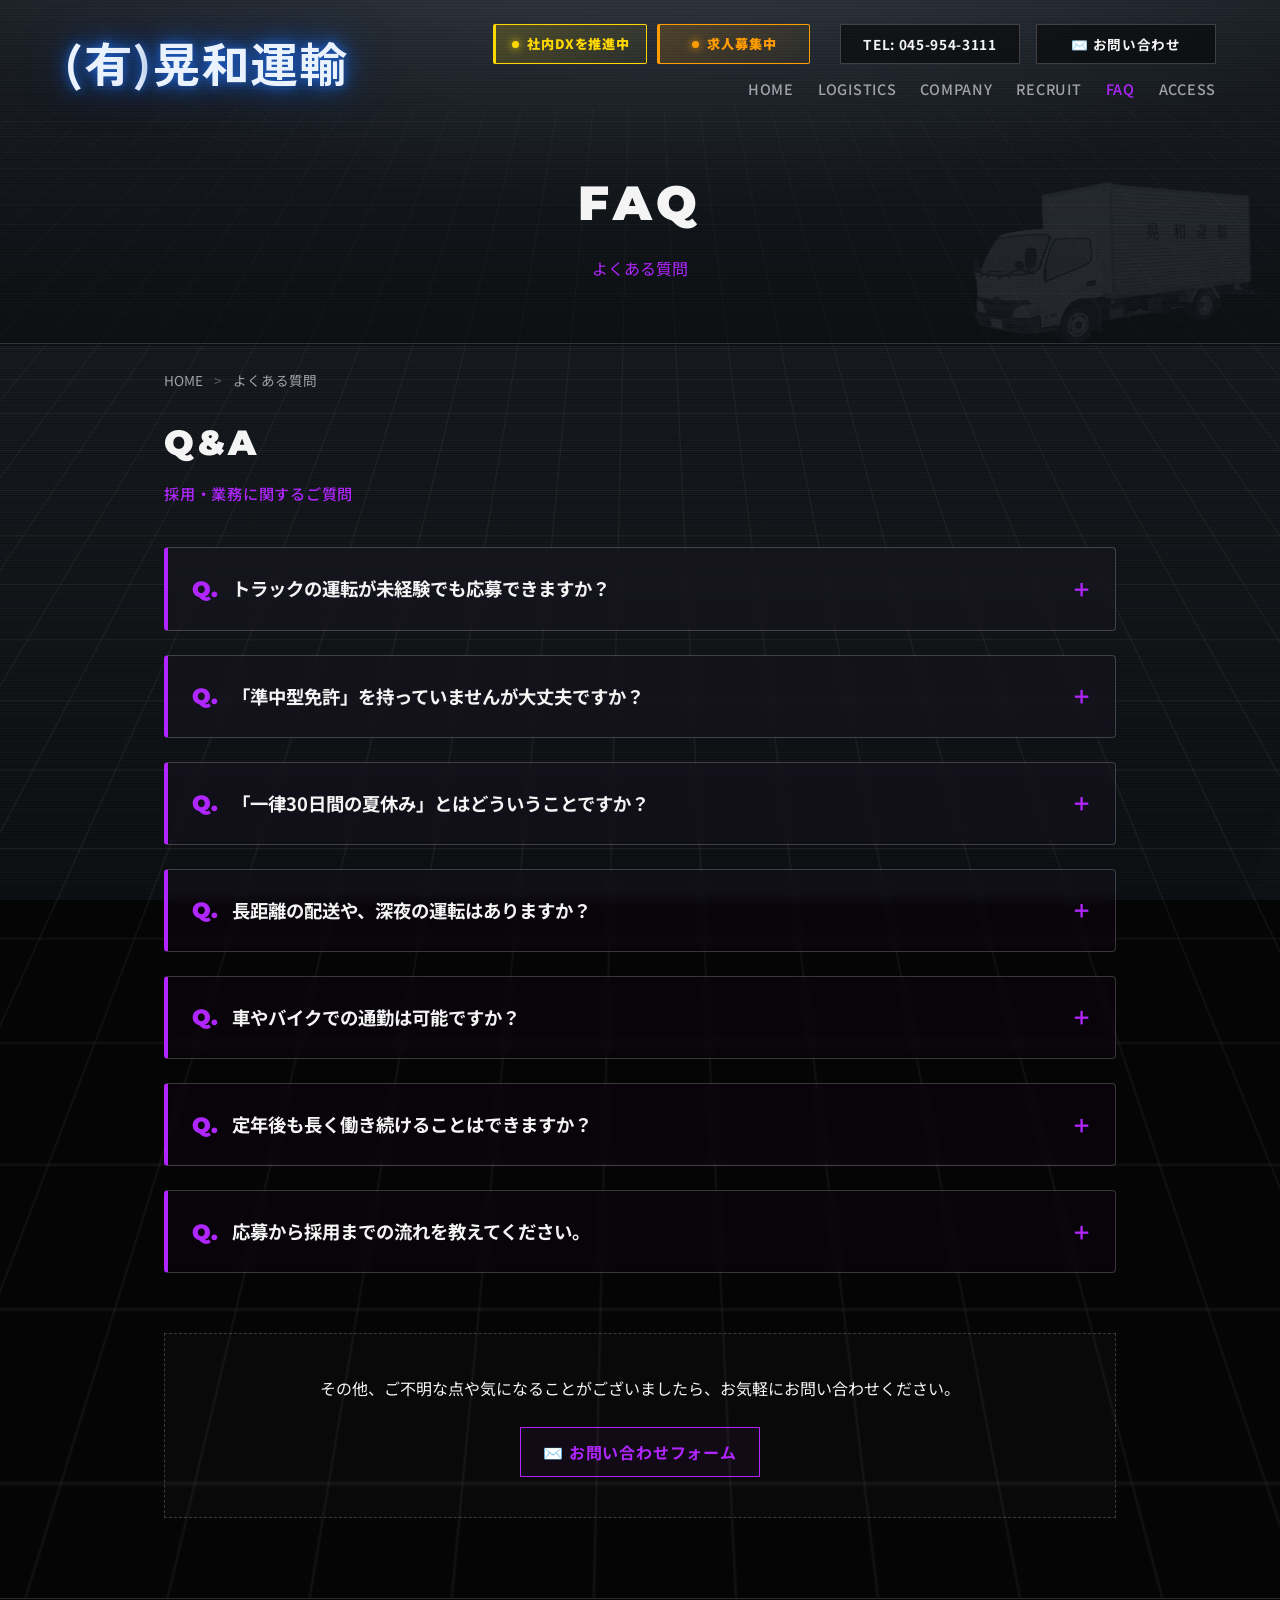
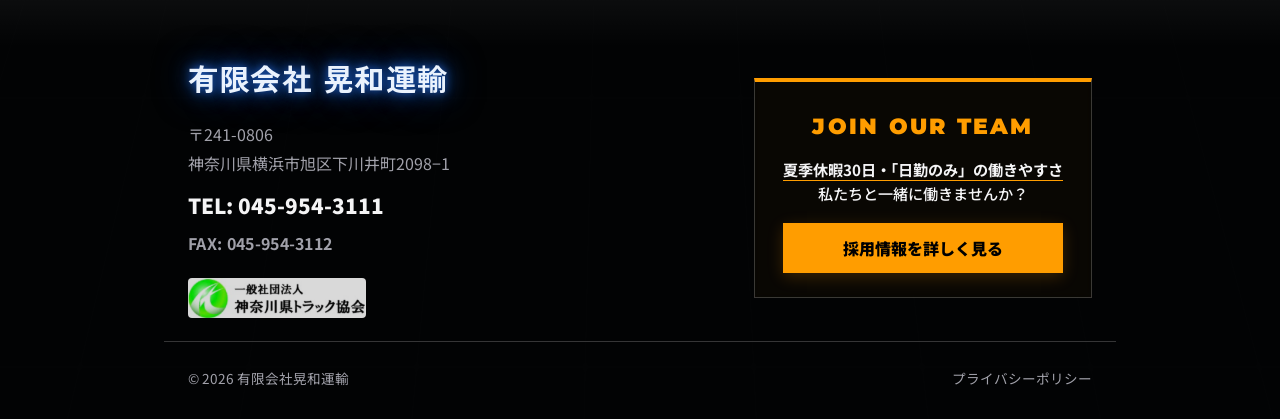
<file: faq.html>
<!DOCTYPE html>
<html lang="ja">
<head>
  <meta charset="UTF-8" />
  <meta name="viewport" content="width=device-width, initial-scale=1.0" />
  <title>よくある質問｜横浜市旭区の運送会社｜有限会社晃和運輸</title>
  <meta name="description" content="有限会社晃和運輸によく寄せられるご質問（FAQ）にお答えします。未経験からのドライバー応募、準中型免許の資格取得支援、夏休みの取得、長距離配送の有無など、採用に関する疑問はこちらをご覧ください。" />
  <link rel="canonical" href="https://kowa-yokohama.com/faq" />

  <link rel="stylesheet" href="css/styles.css?v=20261026-1" />

  <style>
    /* ==========================================================================
       ★追加：FAQ専用の「紫（パープル）」のテーマカラーを定義
    ========================================================================== */
    :root {
      --accent-purple: #b026ff; /* サイバー感のあるネオンパープル */
    }

    /* 見出し下の「採用・業務に関する〜」を紫色にするためのクラス */
    .title-purple span {
      color: var(--accent-purple) !important;
    }

    /* --- FAQ（よくある質問）専用スタイル --- */
    .faq-section {
      padding: var(--sec-head) 0 var(--sec-end);
    }
    
    .faq-container {
      display: flex;
      flex-direction: column;
      gap: 24px;
    }

    /* 開閉式アコーディオン（details/summary） */
    .faq-item {
      background: rgba(176, 38, 255, 0.02); /* シアンから紫に変更 */
      border: 1px solid var(--border-color);
      border-left: 4px solid var(--accent-purple); /* シアンから紫に変更 */
      border-radius: var(--radius);
      backdrop-filter: blur(5px);
      transition: all 0.3s ease;
    }
    .faq-item:hover {
      border-color: rgba(176, 38, 255, 0.5); /* シアンから紫に変更 */
      background: rgba(176, 38, 255, 0.05); /* シアンから紫に変更 */
    }
    
    /* 質問部分（タップできるエリア） */
    .faq-question {
      padding: 24px 32px 24px 64px;
      font-size: 1.15rem;
      font-weight: 700;
      color: var(--text-main);
      cursor: pointer;
      position: relative;
      list-style: none; /* デフォルトの三角形を消す */
    }
    .faq-question::-webkit-details-marker {
      display: none; /* Safari用の三角形を消す */
    }
    
    /* 「Q.」の装飾 */
    .faq-question::before {
      content: 'Q.';
      position: absolute;
      left: 24px;
      top: 50%;
      transform: translateY(-50%);
      font-family: 'Montserrat', sans-serif;
      font-size: 1.4rem;
      font-weight: 900;
      color: var(--accent-purple); /* シアンから紫に変更 */
    }
    
    /* 右側の「＋」「−」アイコン */
    .faq-question::after {
      content: '＋';
      position: absolute;
      right: 24px;
      top: 50%;
      transform: translateY(-50%);
      color: var(--accent-purple); /* シアンから紫に変更 */
      font-size: 1.2rem;
      font-weight: 900;
      transition: transform 0.3s ease;
    }
    .faq-item[open] .faq-question::after {
      content: '−';
      transform: translateY(-50%) rotate(180deg);
    }

    /* 回答部分 */
    .faq-answer {
      padding: 0 32px 32px 64px;
      font-size: 1rem;
      line-height: 1.8;
      color: var(--text-main);
      position: relative;
      animation: fadeIn 0.4s ease-in-out;
    }
    @keyframes fadeIn {
      from { opacity: 0; transform: translateY(-10px); }
      to { opacity: 1; transform: translateY(0); }
    }
    
    /* 「A.」の装飾 */
    .faq-answer::before {
      content: 'A.';
      position: absolute;
      left: 24px;
      top: 0;
      font-family: 'Montserrat', sans-serif;
      font-size: 1.4rem;
      font-weight: 900;
      color: var(--text-main);
      opacity: 0.5;
    }
    .faq-answer strong {
      color: var(--text-main);
      border-bottom: 1px solid var(--accent-purple); /* シアンから紫に変更 */
    }

    /* FAQ下のサポートエリア */
    .faq-support {
      margin-top: 60px;
      padding: 40px;
      text-align: center;
      background: rgba(255, 255, 255, 0.02);
      border: 1px dashed var(--border-color);
    }
    .faq-support p { margin-bottom: 24px; color: var(--text-main); }

    /* --- スマホ対応レスポンシブ --- */
    @media (max-width: 768px) {
      /* FAQのスマホ調整 */
      .faq-question { padding: 20px 20px 20px 50px; font-size: 1.1rem; padding-right: 40px; }
      .faq-question::before { left: 16px; font-size: 1.2rem; }
      .faq-question::after { right: 16px; }
      .faq-answer { padding: 0 20px 24px 50px; font-size: 0.95rem; }
      .faq-answer::before { left: 16px; font-size: 1.2rem; }
      .faq-support { padding: 24px; }
    }
  </style>
</head>
<body>

  <div class="page-bg"></div>
  <div class="page-grid"></div>
  <div id="header-placeholder">
    <header class="site-header" id="header">
      <div class="header-inner">
        <a href="/" class="brand"><span class="keep-text">(有)</span><span class="keep-text">晃和運輸</span></a>


        <div class="header-right" id="header-right">
          <div class="header-top pc-only">
            <div class="header-badges">
              <a href="/dx" class="hbadge hbadge-dx"><span class="hbadge-dot"></span>社内DXを推進中</a>
              <a href="/recruit" class="hbadge hbadge-recruit"><span class="hbadge-dot"></span>求人募集中</a>
            </div>
            <div class="header-contact">
              <a href="tel:045-954-3111" class="header-action-btn">TEL: 045-954-3111</a>
              <a href="/contact" class="header-action-btn" id="nav-btn-contact">✉️ お問い合わせ</a>
            </div>
          </div>

          <div class="menu-badges sp-only">
            <a href="/recruit" class="hbadge hbadge-recruit"><span class="hbadge-dot"></span>求人募集中</a>
            <a href="/dx" class="hbadge hbadge-dx"><span class="hbadge-dot"></span>社内DXを推進中</a>
          </div>

          <nav class="site-nav">
            <a href="/" id="menu-home" class="nav-home">HOME<span class="nav-ja">ホーム</span></a>
            <a href="/logistics" id="menu-services" class="nav-services">LOGISTICS<span class="nav-ja">事業内容</span></a>
            <a href="/company" id="menu-company" class="nav-company">COMPANY<span class="nav-ja">会社情報</span></a>
            <a href="/recruit" id="menu-recruit" class="nav-recruit">RECRUIT<span class="nav-ja">採用情報</span></a>
            <a href="/faq" id="menu-faq" class="nav-faq">FAQ<span class="nav-ja">よくある質問</span></a>
            <a href="/access" id="menu-access" class="nav-access">ACCESS<span class="nav-ja">所在地</span></a>
          </nav>

          <div class="header-contact sp-only menu-contact-grid">
            <div class="menu-contact-box">
              <div class="menu-contact-title">TEL</div>
              <a href="tel:045-954-3111" class="menu-contact-btn">045-954-3111</a>
            </div>
            <div class="menu-contact-box">
              <div class="menu-contact-title">CONTACT</div>
              <a href="/contact" class="menu-contact-btn">フォームへ進む</a>
            </div>
          </div>
        </div>

        <button class="menu-toggle" id="menu-toggle" aria-label="メニューを開閉する">
          <span class="menu-toggle-bar"></span>
          <span class="menu-toggle-bar"></span>
          <span class="menu-toggle-bar"></span>
        </button>
      </div>
    </header>
  </div>

  <main>
    <section class="subpage-hero">
      <img class="bg-truck" src="images/truck-bg.webp" width="926" height="529" alt="" aria-hidden="true" loading="lazy" decoding="async">
      <div class="container fade-up">
        <h1 class="subpage-heading">
          <span class="subpage-title">FAQ</span>
          <span class="subpage-subtitle" style="display: block; color: var(--accent-purple);">よくある質問</span>
        </h1>
      </div>
    </section>

    <div class="container">
      <div class="breadcrumbs fade-up">
        <a href="/">HOME</a> <span>></span> よくある質問
      </div>
    </div>

    <section class="faq-section">
      <div class="container">
        
        <h2 class="section-title fade-up title-purple">Q&A<span>採用・業務に関するご質問</span></h2> <div class="faq-container fade-up">
          
          <details class="faq-item">
            <summary class="faq-question">トラックの運転が未経験でも応募できますか？</summary>
            <div class="faq-answer">
              <strong>はい、未経験の方も大歓迎です！</strong><br>
              入社後、約2ヶ月間の手厚い同乗研修をご用意しています。ベテランの先輩社員が横に乗り、運転のコツから配送ルート、荷物の扱い方までイチから丁寧にお教えしますので、異業種からの転職でも安心してスタートできます。
            </div>
          </details>

          <details class="faq-item">
            <summary class="faq-question">「準中型免許」を持っていませんが大丈夫ですか？</summary>
            <div class="faq-answer">
              普通自動車免許（MT車）をお持ちであれば問題ありません。<br>
              当社には<strong>免許の資格取得支援制度</strong>がありますので、普通免許のみの方も安心してご応募ください。入社後に働きながらステップアップすることが可能です。
            </div>
          </details>

          <details class="faq-item">
            <summary class="faq-question">「一律30日間の夏休み」とはどういうことですか？</summary>
            <div class="faq-answer">
              当社のメイン業務の一つに「学校給食の配送」があります。<br>
              そのため、学校が夏休みに入る7月〜8月の期間は、公休・季節休・会社指定日を組み合わせることで、<strong>合計30日間の休日取得が可能</strong>となります。まとめて取得することも、分割して自分のペースで休むことも可能です。
            </div>
          </details>

          <details class="faq-item">
            <summary class="faq-question">長距離の配送や、深夜の運転はありますか？</summary>
            <div class="faq-answer">
              <strong>長距離配送は一切ありません。</strong><br>
              配送エリアは横浜市内を中心とした神奈川県内がメインです。また、勤務時間はシフト制（例：5:00〜17:00 / 3:00〜12:00等）となっており、月平均の残業時間も約19.4時間と、無理のない運行管理を徹底しています。
            </div>
          </details>

          <details class="faq-item">
            <summary class="faq-question">車やバイクでの通勤は可能ですか？</summary>
            <div class="faq-answer">
              はい、可能です。本社営業所には<strong>無料の駐車場を完備</strong>しておりますので、マイカーやバイクで快適に通勤していただけます。保土ヶ谷バイパス「下川井インター」より車で1分と、アクセスも良好です。
            </div>
          </details>

          <details class="faq-item">
            <summary class="faq-question">定年後も長く働き続けることはできますか？</summary>
            <div class="faq-answer">
              はい、当社は長く働ける環境作りに力を入れています。<br>
              定年の65歳を迎えた後でも、本人の希望と健康状態に問題がなければ、<strong>基本給を下げることなく継続的な勤務が可能</strong>です。現在もシニア世代のスタッフが第一線で元気に活躍しています。
            </div>
          </details>

          <details class="faq-item">
            <summary class="faq-question">応募から採用までの流れを教えてください。</summary>
            <div class="faq-answer">
              まずはお電話、またはWEBフォームよりご連絡ください。その後、面接を1回行い、数日以内に合否をご連絡いたします。<br>
              当社では<strong>「まずは直接お会いして話したい」</strong>と考えておりますので、「まずは話だけ聞いてみたい」といったお問い合わせも大歓迎です！
            </div>
          </details>

        </div>

        <div class="faq-support fade-up">
          <p>その他、ご不明な点や気になることがございましたら、お気軽にお問い合わせください。</p>
          <a href="/contact" class="header-action-btn" style="margin: 0 auto; width: 240px; max-width: 100%; height: 50px; font-size: 1rem; border-color: var(--accent-purple); color: var(--accent-purple); background: rgba(176, 38, 255, 0.05);"> ✉️ お問い合わせフォーム
          </a>
        </div>

      </div>
    </section>
  </main>

  <div id="footer-placeholder"></div>
  <script src="js/common.js?v=20261026-1"></script>
</body>
</html>
</file>
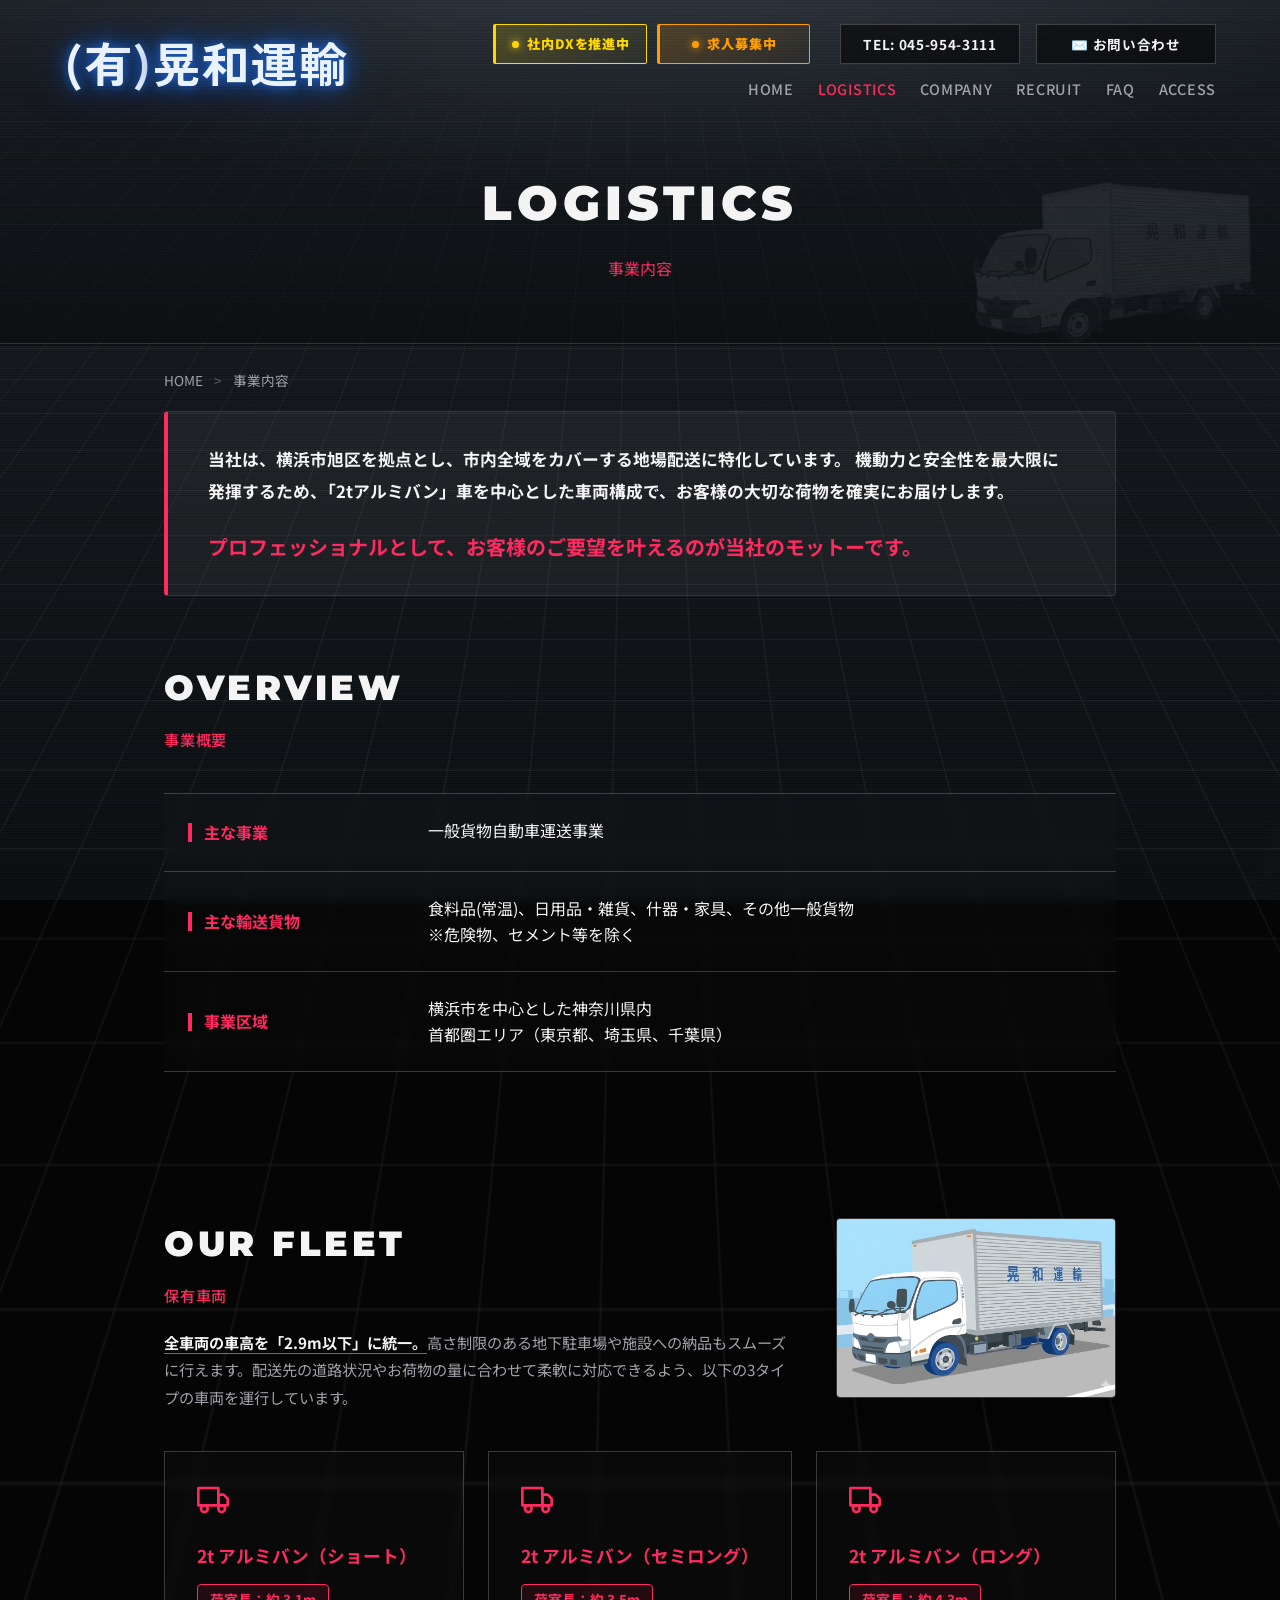
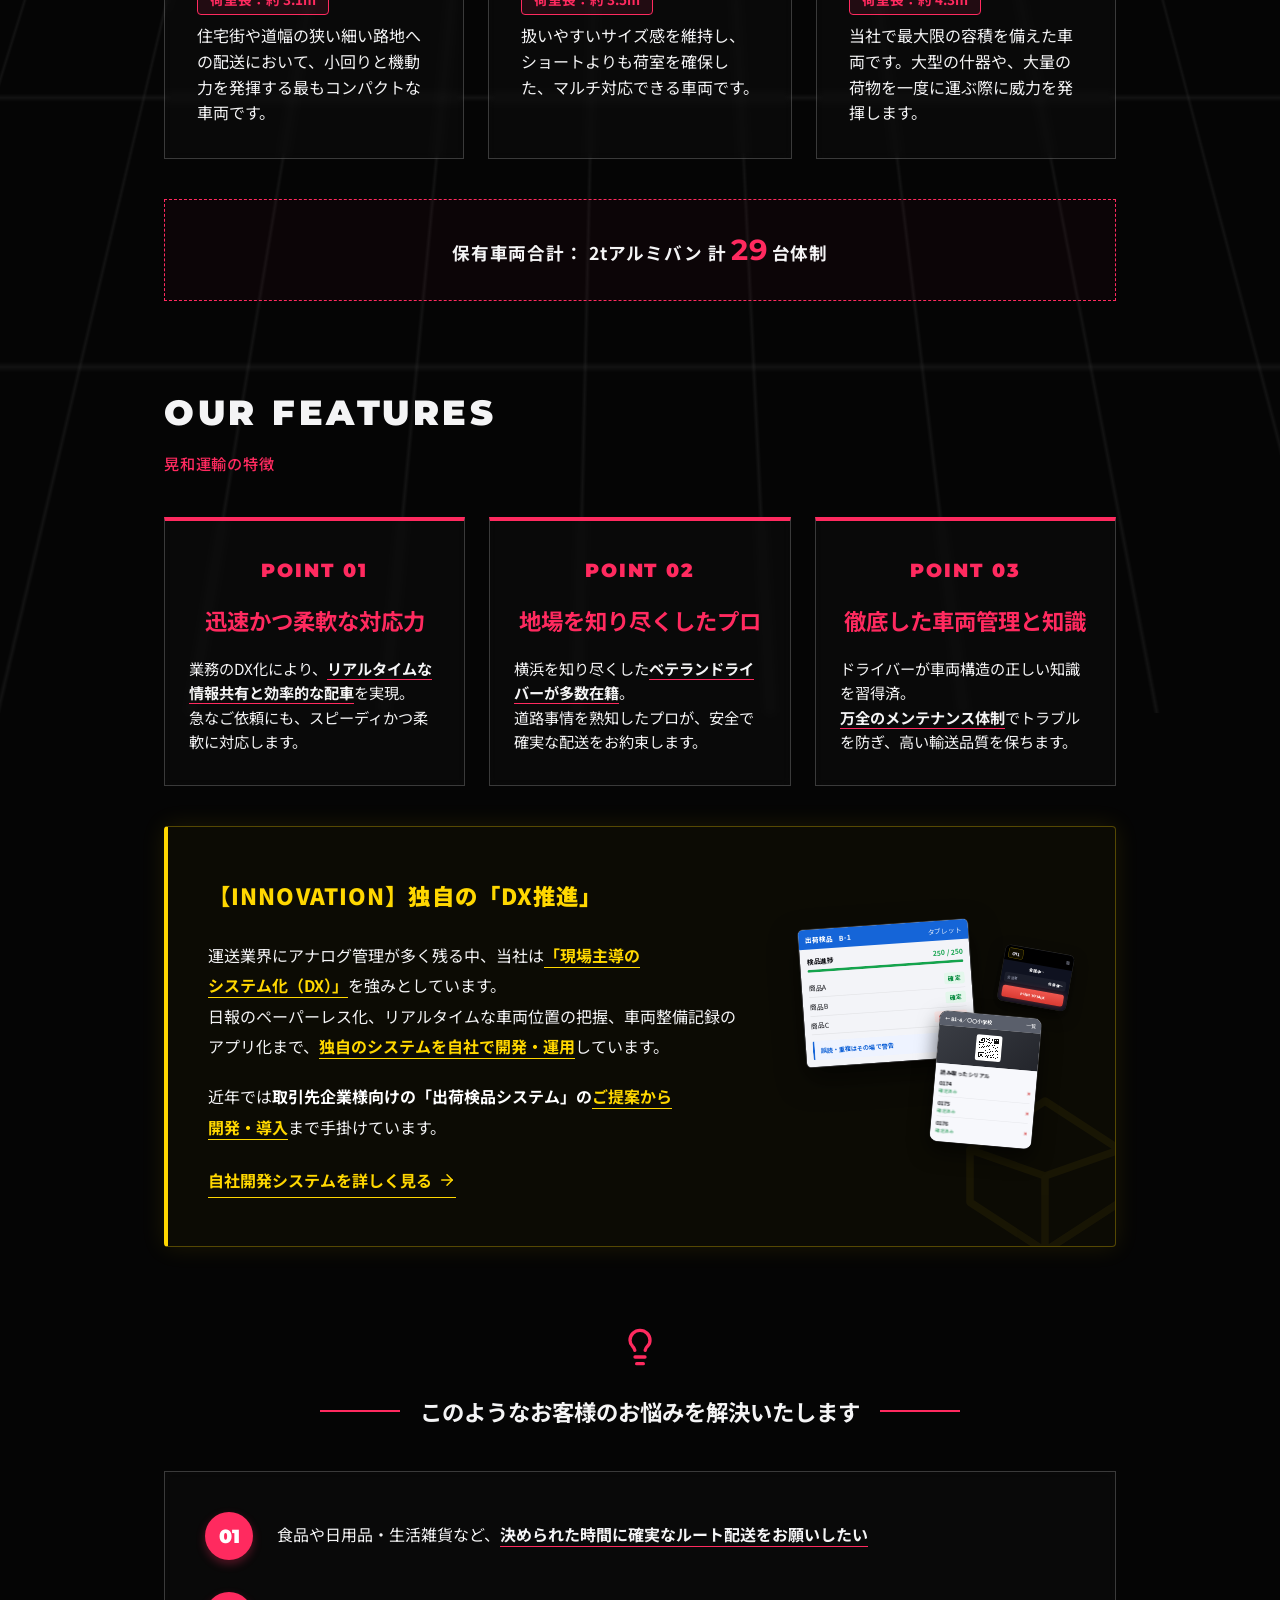
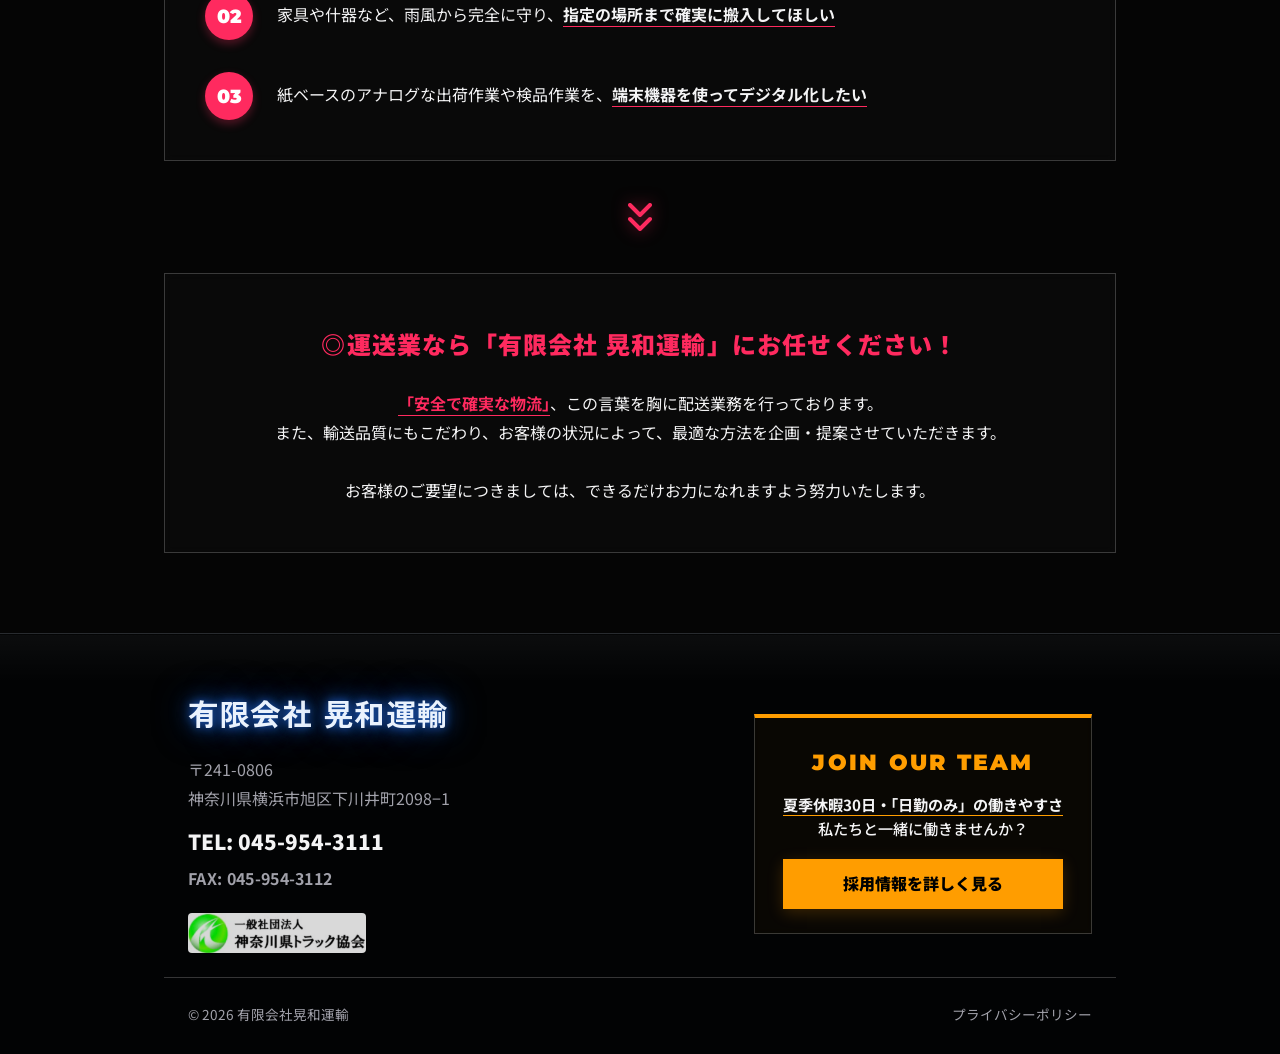
<file: logistics.html>
<!DOCTYPE html>
<html lang="ja">
<head>
  <meta charset="UTF-8" />
  <meta name="viewport" content="width=device-width, initial-scale=1.0" />
  <title>事業内容｜横浜市旭区の運送会社｜有限会社晃和運輸</title>

  <meta name="description" content="有限会社晃和運輸の事業内容をご紹介します。横浜市旭区を拠点に、神奈川県内の学校給食の配送、スーパー・ドラッグストアへの日用品ルート配送、引越や什器搬入まで、2t車の機動力を活かした幅広い物流サービスをご提供します。" />
  <link rel="canonical" href="https://kowa-yokohama.com/logistics" />
  <link rel="stylesheet" href="css/styles.css?v=20261026-1" />

  <style>
    /* --- 事業概要 --- */
    .business-overview-section { padding: var(--sec-head) 0 var(--sec-gap); }
    .highlight-box { background: rgba(255, 255, 255, 0.05); border: 1px solid rgba(255, 255, 255, 0.1); border-left: 4px solid var(--accent-red); padding: 32px 40px; border-radius: var(--radius); margin-bottom: 60px; }
    .overview-intro-text { font-size: 1.05rem; font-weight: 700; line-height: 1.9; color: var(--text-main); margin: 0; }
    .motto-highlight { display: block; font-size: 1.25rem; font-weight: 700; line-height: 1.6; color: var(--accent-red); margin: 24px 0 0; padding: 0; border-left: none; background: none; }
    
    .overview-list { margin-bottom: 60px; background: rgba(255, 255, 255, 0.01); backdrop-filter: blur(5px); }
    .overview-row { display: flex; padding: 24px; border-bottom: 1px solid var(--border-color); }
    .overview-row:first-child { border-top: 1px solid var(--border-color); }
    .overview-label { width: 240px; flex-shrink: 0; font-weight: 700; color: var(--accent-red); display: flex; align-items: center; font-size: 1rem; }
    .overview-label::before { content: ''; display: inline-block; width: 4px; height: 1.15em; background-color: currentColor; margin-right: 12px; }
    .overview-data { flex-grow: 1; color: var(--text-main); font-size: 1rem; line-height: 1.6; }

    /* --- 保有車両（グリッドカード・赤色テーマ） --- */
    .fleet-section { padding: var(--sec-gap) 0; }
    .fleet-header { display: grid; grid-template-columns: 1fr 280px; gap: 40px; align-items: center; margin-bottom: 40px; }
    .fleet-header-img img { width: 100%; height: 180px; object-fit: cover; border: 1px solid var(--border-color); border-radius: var(--radius); box-shadow: 0 4px 20px rgba(0,0,0,0.3); }
    .fleet-grid { display: grid; grid-template-columns: repeat(3, 1fr); gap: 24px; }
    .fleet-card { background: rgba(255, 255, 255, 0.02); border: 1px solid var(--border-color); padding: var(--card-pad); backdrop-filter: blur(5px); transition: all 0.4s ease; }
    .fleet-card:hover { border-color: var(--accent-red); box-shadow: 0 0 20px rgba(255, 42, 95, 0.15); transform: translateY(var(--card-lift)); }
    .fleet-icon { color: var(--accent-red); margin-bottom: 16px; }
    /* 車種名は1行に収め、下線ではなくページのアクセント色（赤）の文字で見せます */
    .fleet-card h4 { font-size: 1.1rem; font-weight: 700; margin-bottom: 12px; letter-spacing: normal;
      color: var(--accent-red); white-space: nowrap; }
    .fleet-card p { color: var(--text-main); font-size: 1rem; line-height: 1.6; }
    .fleet-total-box { margin-top: 40px; background: rgba(255, 42, 95, 0.03); border: 1px dashed var(--accent-red); padding: 24px; text-align: center; font-weight: 700; font-size: 1.1rem; letter-spacing: 0.05em; }
    .fleet-total-box span { font-family: 'Montserrat', sans-serif; font-size: 1.8rem; color: var(--accent-red); margin: 0 4px; }

    /* --- 3つの強み（カード） --- */
    .service-intro { padding: var(--sec-gap) 0 var(--sec-end); }
    .strengths-grid { display: grid; grid-template-columns: repeat(3, 1fr); gap: 24px; margin-bottom: 40px; }
    .strength-card { background: rgba(255, 255, 255, 0.02); border: 1px solid var(--border-color); border-top: 4px solid var(--accent-red); padding: var(--card-pad) 24px; text-align: center; transition: all 0.4s ease; backdrop-filter: blur(5px); }
    .strength-card:hover { border-color: var(--accent-red); box-shadow: 0 0 20px rgba(255, 42, 95, 0.15); transform: translateY(var(--card-lift)); }
    .strength-num { font-family: 'Montserrat', sans-serif; font-size: 1.2rem; font-weight: 900; color: var(--accent-red); margin-bottom: 12px; letter-spacing: 0.1em; }
    /* POINTの見出しは、下線ではなくページのアクセント色（赤）の文字で見せます */
    .strength-card h3 { font-size: 1.4rem; font-weight: 700; color: var(--accent-red); }
    .strength-card p { color: var(--text-main); font-size: 0.95rem; text-align: left; line-height: 1.6; }
    
    /* --- お悩み解決セクション --- */
    .problem-solving-section { margin-top: 80px; }
    .problem-title { text-align: center; margin-bottom: 40px; }
    .problem-title svg { color: var(--accent-red); margin-bottom: 16px; }
    .problem-title h3 { font-size: 1.4rem; font-weight: 700; color: var(--text-main); display: flex; align-items: center; justify-content: center; gap: 20px; }
    .problem-title h3::before, .problem-title h3::after { content: ''; display: block; width: 80px; height: 2px; background-color: var(--accent-red); }
    .problem-box { background: rgba(255, 255, 255, 0.02); border: 1px solid var(--border-color); padding: 40px; backdrop-filter: blur(5px); }
    .problem-list { list-style: none; display: flex; flex-direction: column; gap: 32px; }
    .problem-list li { display: flex; align-items: flex-start; gap: 24px; }
    .problem-num { display: flex; align-items: center; justify-content: center; width: 48px; height: 48px; background-color: var(--accent-red); color: #fff; font-family: 'Montserrat', sans-serif; font-weight: 900; font-size: 1.2rem; border-radius: 50%; flex-shrink: 0; box-shadow: 0 4px 10px rgba(255, 42, 95, 0.3); }
    .problem-list p { color: var(--text-main); font-size: 1rem; line-height: 1.6; margin-top: 10px; }
    .problem-list strong { color: var(--text-main); font-weight: 700; }

    /* ★追加：お悩みとメッセージを繋ぐ矢印 */
    .solution-arrow {
      display: flex;
      justify-content: center;
      align-items: center;
      margin: 32px 0; /* 上下のスペース */
      color: var(--accent-red);
      filter: drop-shadow(0 0 8px rgba(255, 42, 95, 0.5));
    }
    .solution-arrow svg {
      animation: floatDown 2s ease-in-out infinite; /* フワフワ動かすアニメーション */
    }
    @keyframes floatDown {
      0%, 100% { transform: translateY(0); }
      50% { transform: translateY(8px); }
    }

    /* ★更新：メッセージボックス（中央揃えに変更） */
    .message-text { 
      background: rgba(255, 255, 255, 0.02); 
      border: 1px solid var(--border-color); 
      padding: 48px 32px; /* 縦の余白を少し広く */
      color: var(--text-main); 
      font-size: 1rem; 
      line-height: 1.8; 
      backdrop-filter: blur(5px); 
      text-align: center; /* 中央揃え */
    }
    /* ★追加：強調キャッチフレーズ */
    .message-catchphrase {
      display: block;
      color: var(--accent-red);
      font-size: 1.5rem; /* 大きく */
      font-weight: 900;  /* 太く */
      margin-bottom: 24px;
      letter-spacing: 0.05em;
    }

    /* --- DX紹介ボックス（テキスト＋アプリ画面の2カラム） --- */
    .dx-innovation-box { display: grid; grid-template-columns: 1fr 288px; gap: 36px; align-items: center; }
    .dx-innov-shot { display: flex; justify-content: center; }

    /* --- スマホ対応レスポンシブ --- */
    @media (max-width: 768px) {
      /* --- 文字サイズの統一（スマホ） --- */
      .strength-card h3 { font-size: 1.3rem; }
      /* スワイプ時にカード幅が揃うよう、車種名を少しだけ小さくします */
      .fleet-card h4 { font-size: 1.05rem; }
      /* 画面がとても狭い端末では、文字を潰すより折り返しを許してカード幅を揃えます */
      @media (max-width: 360px) {
        .fleet-card h4 { white-space: normal; }
      }
      .fleet-card p { font-size: 0.95rem; }

      .dx-innovation-box { grid-template-columns: 1fr; gap: 24px; }
      .highlight-box { padding: 24px; margin-bottom: 40px; }
      .overview-row { flex-direction: column; padding: 16px; }
      .overview-label { width: 100%; margin-bottom: 8px; }
      .overview-intro-text { font-size: 0.95rem;}

      .fleet-header { grid-template-columns: 1fr; gap: 20px; margin-bottom: 32px; }
      .fleet-header-img img { width: 100%; height: auto; max-height: 200px; }
      .fleet-grid { display: flex; flex-wrap: nowrap; overflow-x: auto; scroll-snap-type: x mandatory; gap: 16px; padding-bottom: 24px; -webkit-overflow-scrolling: touch; scrollbar-width: none; }
      .fleet-grid::-webkit-scrollbar { display: none; }
      .fleet-card { flex: 0 0 85%; scroll-snap-align: center; padding: 24px; }
      .fleet-total-box { font-size: 1rem; padding: 16px; line-height: 1.6; }
      .fleet-total-box span { font-size: 1.5rem; }

      .strengths-grid { grid-template-columns: 1fr; gap: 20px; }
      .strength-card { padding: 24px 16px; }
      
      .problem-title h3 { font-size: 1.3rem; gap: 12px; }
      .problem-title h3::before, .problem-title h3::after { width: 30px; }
      /* 拡大して幅が狭い時だけ文字を小さくし、両脇の線を消して細切れを防ぎます（幅320px以上は今と同じ） */
      .problem-title h3 { font-size: min(1.3rem, 6.5vw); }
      @media (max-width: 300px) {
        .problem-title h3::before, .problem-title h3::after { display: none; }
      }
      .problem-box { padding: 24px 16px; }
      .problem-list { gap: 20px; }
      .problem-list li { flex-direction: column; align-items: center; text-align: center; }
      .problem-num { margin-bottom: 12px; width: 40px; height: 40px; font-size: 1rem; }
      .problem-list p { margin-top: 0; font-size: 0.95rem; }

      /* スマホ用のメッセージテキスト調整 */
      .solution-arrow { margin: 24px 0; }
      .message-text { padding: 32px 20px; }
      .message-catchphrase { font-size: 1.2rem; margin-bottom: 16px; }
    }
    /* 本文中の強調：白字のまま目立たせるため、ページのアクセント色で下線を引きます
       （よくある質問ページで使っていた手法を全ページに揃えました） */
    /* このページで一番大事な言葉。ここだけ文字も赤にします */
    .msg-em {
      color: var(--accent-red);
      font-weight: 700;
      border-bottom: 1px solid var(--accent-red);
    }
    .overview-data strong,
    .problem-list strong,
    .message-text strong:not(.msg-em),
    .fleet-card p strong,
    .strength-card p strong {
      color: var(--text-main);
      font-weight: 700;
      border-bottom: 1px solid var(--accent-red);
    }
    /* DX紹介の帯だけはゴールドで統一しているので、赤い下線は引きません
       （帯の中の強調は、金文字＋金の下線がそのまま担当します） */
    .dx-innov-text strong {
      color: var(--text-main);
      font-weight: 700;
    }
  </style>
</head>
<body>

  <div class="page-bg"></div>
  <div class="page-grid"></div>
  <div id="header-placeholder">
    <header class="site-header" id="header">
      <div class="header-inner">
        <a href="/" class="brand"><span class="keep-text">(有)</span><span class="keep-text">晃和運輸</span></a>


        <div class="header-right" id="header-right">
          <div class="header-top pc-only">
            <div class="header-badges">
              <a href="/dx" class="hbadge hbadge-dx"><span class="hbadge-dot"></span>社内DXを推進中</a>
              <a href="/recruit" class="hbadge hbadge-recruit"><span class="hbadge-dot"></span>求人募集中</a>
            </div>
            <div class="header-contact">
              <a href="tel:045-954-3111" class="header-action-btn">TEL: 045-954-3111</a>
              <a href="/contact" class="header-action-btn" id="nav-btn-contact">✉️ お問い合わせ</a>
            </div>
          </div>

          <div class="menu-badges sp-only">
            <a href="/recruit" class="hbadge hbadge-recruit"><span class="hbadge-dot"></span>求人募集中</a>
            <a href="/dx" class="hbadge hbadge-dx"><span class="hbadge-dot"></span>社内DXを推進中</a>
          </div>

          <nav class="site-nav">
            <a href="/" id="menu-home" class="nav-home">HOME<span class="nav-ja">ホーム</span></a>
            <a href="/logistics" id="menu-services" class="nav-services">LOGISTICS<span class="nav-ja">事業内容</span></a>
            <a href="/company" id="menu-company" class="nav-company">COMPANY<span class="nav-ja">会社情報</span></a>
            <a href="/recruit" id="menu-recruit" class="nav-recruit">RECRUIT<span class="nav-ja">採用情報</span></a>
            <a href="/faq" id="menu-faq" class="nav-faq">FAQ<span class="nav-ja">よくある質問</span></a>
            <a href="/access" id="menu-access" class="nav-access">ACCESS<span class="nav-ja">所在地</span></a>
          </nav>

          <div class="header-contact sp-only menu-contact-grid">
            <div class="menu-contact-box">
              <div class="menu-contact-title">TEL</div>
              <a href="tel:045-954-3111" class="menu-contact-btn">045-954-3111</a>
            </div>
            <div class="menu-contact-box">
              <div class="menu-contact-title">CONTACT</div>
              <a href="/contact" class="menu-contact-btn">フォームへ進む</a>
            </div>
          </div>
        </div>

        <button class="menu-toggle" id="menu-toggle" aria-label="メニューを開閉する">
          <span class="menu-toggle-bar"></span>
          <span class="menu-toggle-bar"></span>
          <span class="menu-toggle-bar"></span>
        </button>
      </div>
    </header>
  </div>

  <main>
    <section class="subpage-hero">
      <img class="bg-truck" src="images/truck-bg.webp" width="926" height="529" alt="" aria-hidden="true" loading="lazy" decoding="async">
      <div class="container fade-up">
        <h1 class="subpage-heading">
          <span class="subpage-title">Logistics</span>
          <span class="subpage-subtitle" style="display: block; color: var(--accent-red);">事業内容</span>
        </h1>
      </div>
    </section>

    <div class="container">
      <div class="breadcrumbs fade-up">
        <a href="/">HOME</a> <span>></span> 事業内容
      </div>
    </div>

    <section class="business-overview-section">
      <div class="container">
        
        <div class="highlight-box fade-up">
          <p class="overview-intro-text">
            当社は、横浜市旭区を拠点とし、市内全域をカバーする地場配送に特化しています。
            機動力と安全性を最大限に発揮するため、「2tアルミバン」車を中心とした車両構成で、お客様の大切な荷物を確実にお届けします。
          </p>
          <p class="motto-highlight">
           プロフェッショナルとして、お客様のご要望を叶えるのが当社のモットーです。
          </p>
        </div>

        <h2 class="section-title fade-up title-red">Overview<span>事業概要</span></h2>
        
        <div class="overview-list fade-up">
          <div class="overview-row">
            <div class="overview-label">主な事業</div>
            <div class="overview-data">一般貨物自動車運送事業</div>
          </div>
          <div class="overview-row">
            <div class="overview-label">主な輸送貨物</div>
            <div class="overview-data">食料品(常温)、日用品・雑貨、什器・家具、その他一般貨物<br>※危険物、セメント等を除く</div>
          </div>
          <div class="overview-row">
            <div class="overview-label">事業区域</div>
            <div class="overview-data">横浜市を中心とした神奈川県内<br>首都圏エリア（東京都、埼玉県、千葉県）</div>
          </div>
        </div>

      </div>
    </section>

    <section class="fleet-section">
      <div class="container">
        <div class="fleet-header fade-up">
          <div class="fleet-header-text">
            <h2 class="section-title title-red" style="margin-bottom: 20px;">Our Fleet<span>保有車両</span></h2>
            <p style="color: var(--text-muted); font-size: 0.95rem; line-height: 1.8;">
              <strong style="color: var(--text-main); border-bottom: 1px solid var(--accent-red);">全車両の車高を「2.9m以下」に統一。</strong><br class="sp-only">高さ制限のある地下駐車場や施設への納品もスムーズに行えます。配送先の道路状況やお荷物の量に合わせて柔軟に対応できるよう、以下の3タイプの車両を運行しています。
            </p>
          </div>
          <div class="fleet-header-img">
            <img src="images/COM1.jpg" alt="晃和運輸の2tアルミバン車両">
          </div>
        </div>
        
        <div class="fleet-grid fade-up">
          <div class="fleet-card">
            <div class="fleet-icon">
              <svg width="32" height="32" viewBox="0 0 24 24" fill="none" stroke="currentColor" stroke-width="2" stroke-linecap="round" stroke-linejoin="round">
                <rect x="1" y="3" width="15" height="13"></rect>
                <polygon points="16 8 20 8 23 11 23 16 16 16 16 8"></polygon>
                <circle cx="5.5" cy="18.5" r="2.5"></circle>
                <circle cx="18.5" cy="18.5" r="2.5"></circle>
              </svg>
            </div>
            <h4>2t アルミバン（ショート）</h4>
            <p style="margin-bottom: 8px;"><span style="display: inline-block; background: rgba(255, 42, 95, 0.1); color: var(--accent-red); padding: 4px 12px; font-weight: 700; font-size: 0.85rem; border: 1px solid var(--accent-red); border-radius: var(--radius);">荷室長：約 3.1m</span></p>
            <p>住宅街や道幅の狭い細い路地への配送において、小回りと機動力を発揮する最もコンパクトな車両です。</p>
          </div>
          <div class="fleet-card">
            <div class="fleet-icon">
              <svg width="32" height="32" viewBox="0 0 24 24" fill="none" stroke="currentColor" stroke-width="2" stroke-linecap="round" stroke-linejoin="round">
                <rect x="1" y="3" width="15" height="13"></rect>
                <polygon points="16 8 20 8 23 11 23 16 16 16 16 8"></polygon>
                <circle cx="5.5" cy="18.5" r="2.5"></circle>
                <circle cx="18.5" cy="18.5" r="2.5"></circle>
              </svg>
            </div>
            <h4>2t アルミバン（セミロング）</h4>
            <p style="margin-bottom: 8px;"><span style="display: inline-block; background: rgba(255, 42, 95, 0.1); color: var(--accent-red); padding: 4px 12px; font-weight: 700; font-size: 0.85rem; border: 1px solid var(--accent-red); border-radius: var(--radius);">荷室長：約 3.5m</span></p>
            <p>扱いやすいサイズ感を維持し、ショートよりも荷室を確保した、マルチ対応できる車両です。</p>
          </div>
          <div class="fleet-card">
            <div class="fleet-icon">
              <svg width="32" height="32" viewBox="0 0 24 24" fill="none" stroke="currentColor" stroke-width="2" stroke-linecap="round" stroke-linejoin="round">
                <rect x="1" y="3" width="15" height="13"></rect>
                <polygon points="16 8 20 8 23 11 23 16 16 16 16 8"></polygon>
                <circle cx="5.5" cy="18.5" r="2.5"></circle>
                <circle cx="18.5" cy="18.5" r="2.5"></circle>
              </svg>
            </div>
            <h4>2t アルミバン（ロング）</h4>
            <p style="margin-bottom: 8px;"><span style="display: inline-block; background: rgba(255, 42, 95, 0.1); color: var(--accent-red); padding: 4px 12px; font-weight: 700; font-size: 0.85rem; border: 1px solid var(--accent-red); border-radius: var(--radius);">荷室長：約 4.3m</span></p>
            <p>当社で最大限の容積を備えた車両です。大型の什器や、大量の荷物を一度に運ぶ際に威力を発揮します。</p>
          </div>
        </div>

        <div class="fleet-total-box fade-up">
          <div style="display: inline-block;">保有車両合計：</div>
          <div style="display: inline-block;">2tアルミバン 計<span>29</span>台体制</div>
        </div>
      </div>
    </section>

    <section class="service-intro">
      <div class="container">
        <h2 class="section-title fade-up title-red">Our Features<span>晃和運輸の特徴</span></h2>
        
        <div class="strengths-grid fade-up">
          <div class="strength-card">
            <div class="strength-num">POINT 01</div>
            <h3 style="margin-bottom: 16px;">迅速かつ柔軟な対応力</h3>
            <p>
              業務のDX化により、<strong>リアルタイムな情報共有と効率的な配車</strong>を実現。<br>
              急なご依頼にも、スピーディかつ柔軟に対応します。
            </p>
          </div>
          <div class="strength-card">
            <div class="strength-num">POINT 02</div>
            <h3 style="margin-bottom: 16px;">地場を知り尽くしたプロ</h3>
            <p>
              横浜を知り尽くした<strong>ベテランドライバーが多数在籍</strong>。<br>
              道路事情を熟知したプロが、安全で確実な配送をお約束します。
            </p>
          </div>
          <div class="strength-card">
            <div class="strength-num">POINT 03</div>
            <h3 style="margin-bottom: 16px;">徹底した車両管理と知識</h3>
            <p>
              ドライバーが車両構造の正しい知識を習得済。<br>
              <strong>万全のメンテナンス体制</strong>でトラブルを防ぎ、高い輸送品質を保ちます。
            </p>
          </div>
        </div>

        <!-- ★追加：DX推進アピールの特別セクション（ゴールド仕様で目立たせる） -->
        <div class="dx-innovation-box fade-up" style="background: rgba(255, 215, 0, 0.03); border: 1px solid rgba(255, 215, 0, 0.3); border-left: 4px solid #ffd700; box-shadow: 0 0 25px rgba(255, 215, 0, 0.1); padding: 48px 40px; margin-bottom: 60px; border-radius: var(--radius); position: relative; overflow: hidden;">
          
          <!-- 背景のサイバーな装飾（ゴールド） -->
          <svg style="position: absolute; right: -20px; bottom: -20px; width: 180px; height: 180px; opacity: 0.05; color: #ffd700;" viewBox="0 0 24 24" fill="none" stroke="currentColor" stroke-width="1" stroke-linecap="round" stroke-linejoin="round">
            <polygon points="12 2 22 8.5 22 15.5 12 22 2 15.5 2 8.5 12 2"></polygon>
            <polyline points="12 22 12 12"></polyline>
            <polyline points="22 8.5 12 12"></polyline>
            <polyline points="2 8.5 12 12"></polyline>
          </svg>

          <div class="dx-innov-text">
          <h3 style="color: #ffd700; font-size: 1.4rem; font-weight: 900; margin-bottom: 24px; display: flex; align-items: center; gap: 12px; letter-spacing: 0.05em;">
            <span>【INNOVATION】<br class="sp-only">独自の「DX推進」</span>
          </h3>
          
          <p style="color: var(--text-main); font-size: 1rem; line-height: 1.9; margin-bottom: 20px;">
            運送業界にアナログ管理が多く残る中、当社は<strong style="color: #ffd700; border-bottom: 1px solid #ffd700;">「現場主導の<span style="white-space:nowrap;">システム化（DX）」</span></strong>を強みとしています。<br>
            日報のペーパーレス化、リアルタイムな車両位置の把握、車両整備記録のアプリ化まで、<strong style="color: #ffd700; border-bottom: 1px solid #ffd700;">独自のシステムを自社で開発・運用</strong>しています。
          </p>
          <p style="color: var(--text-main); font-size: 1rem; line-height: 1.9; margin-bottom: 0;">
            近年では<strong style="color: #fff;">取引先企業様向けの「出荷検品システム」の<strong style="color: #ffd700; border-bottom: 1px solid #ffd700;">ご提案から<span style="white-space:nowrap;">開発・導入</span></strong></strong>まで手掛けています。
          </p>
          <div style="margin-top: 24px;">
            <a href="/dx" style="color: #ffd700; text-decoration: none; display: inline-flex; align-items: center; gap: 6px; font-weight: 700; border-bottom: 1px solid #ffd700; padding-bottom: 2px; transition: opacity 0.3s;" onmouseover="this.style.opacity='0.7'" onmouseout="this.style.opacity='1'">
              自社開発システムを詳しく見る
              <svg width="18" height="18" viewBox="0 0 24 24" fill="none" stroke="currentColor" stroke-width="2" stroke-linecap="round" stroke-linejoin="round"><line x1="5" y1="12" x2="19" y2="12"></line><polyline points="12 5 19 12 12 19"></polyline></svg>
            </a>
          </div>
          </div>

          <div class="dx-innov-shot">
            <div class="dx-devices">
              <div class="dev-tablet">
                <div class="mock mock-wide">
                  <div class="mock-screen">
                    <div class="mock-bar" style="background:#1565d8; color:#fff;">
                      <span>出荷検品　B-1</span><span style="font-weight:400; opacity:.85;">タブレット</span>
                    </div>
                    <div class="mock-body">
                      <div style="display:flex; justify-content:space-between; margin-bottom:5px;">
                        <b style="font-size:10px;">検品進捗</b><b style="font-size:10px; color:#14A44D;">250 / 250</b>
                      </div>
                      <div class="mock-prog" style="margin-bottom:9px;"><i style="width:100%"></i></div>
                      <div class="mock-row"><span>商品A</span><span class="mock-chip" style="background:#e4f7ec; color:#0f8f45;">確定</span></div>
                      <div class="mock-row"><span>商品B</span><span class="mock-chip" style="background:#e4f7ec; color:#0f8f45;">確定</span></div>
                      <div class="mock-row"><span>商品C</span><span class="mock-chip" style="background:#fdeaea; color:#d23b3b;">重複読取</span></div>
                      <div style="margin-top:9px; background:#eef3ff; border-left:3px solid #1565d8; padding:6px 8px; border-radius:3px;">
                        <b style="font-size:9px; color:#1565d8;">誤読・重複はその場で警告</b>
                      </div>
                    </div>
                  </div>
                </div>
              </div>

              <div class="dev-mini">
                <div class="mock">
                  <div class="mock-screen-dark">
                    <div class="mock-bar" style="background:#000;"><span class="mock-ch">CH1</span><span style="color:#8a8fa3;">☰</span></div>
                    <div class="mock-body">
                      <div style="text-align:center; color:#fff; font-weight:900; font-size:11px; margin-bottom:8px;">会話中…</div>
                      <div style="background:rgba(255,255,255,.05); border-radius:6px; padding:7px 9px; margin-bottom:8px;">
                        <div style="display:flex; justify-content:space-between;"><span style="color:#a9aec4;">会話者</span><b style="color:#fff;">佐藤 健一</b></div>
                      </div>
                      <div class="mock-ptt">PUSH TO TALK</div>
                    </div>
                  </div>
                </div>
              </div>

              <div class="dev-phone">
                <div class="mock">
                  <div class="mock-screen">
                    <div class="mock-bar" style="background:#5a5f6b; color:#fff;">
                      <span>← B1-4／〇〇小学校</span><span style="font-weight:400;">一覧</span>
                    </div>
                    <div class="mock-cam"><span>
                      <svg viewBox="0 0 29 29" shape-rendering="crispEdges" aria-hidden="true">
                        <rect width="29" height="29" fill="#fff"/>
                        <g fill="#111">
                          <path d="M1 1h7v7H1zM2 2v5h5V2z"/><rect x="3" y="3" width="3" height="3"/>
                          <path d="M21 1h7v7h-7zM22 2v5h5V2z"/><rect x="23" y="3" width="3" height="3"/>
                          <path d="M1 21h7v7H1zM2 22v5h5v-5z"/><rect x="3" y="23" width="3" height="3"/>
                          <rect x="10" y="1" width="1" height="1"/><rect x="12" y="1" width="1" height="1"/><rect x="14" y="1" width="1" height="1"/><rect x="17" y="1" width="1" height="1"/>
                          <rect x="11" y="2" width="1" height="1"/><rect x="13" y="2" width="1" height="1"/><rect x="16" y="2" width="1" height="1"/><rect x="18" y="2" width="1" height="1"/>
                          <rect x="10" y="3" width="1" height="1"/><rect x="14" y="3" width="1" height="1"/><rect x="15" y="3" width="1" height="1"/><rect x="18" y="3" width="1" height="1"/>
                          <rect x="12" y="4" width="1" height="1"/><rect x="13" y="4" width="1" height="1"/><rect x="16" y="4" width="1" height="1"/>
                          <rect x="10" y="5" width="1" height="1"/><rect x="11" y="5" width="1" height="1"/><rect x="15" y="5" width="1" height="1"/><rect x="18" y="5" width="1" height="1"/>
                          <rect x="13" y="6" width="1" height="1"/><rect x="14" y="6" width="1" height="1"/><rect x="17" y="6" width="1" height="1"/>
                          <rect x="10" y="7" width="1" height="1"/><rect x="12" y="7" width="1" height="1"/><rect x="16" y="7" width="1" height="1"/><rect x="18" y="7" width="1" height="1"/>
                          <rect x="1" y="10" width="1" height="1"/><rect x="3" y="10" width="1" height="1"/><rect x="6" y="10" width="1" height="1"/><rect x="9" y="10" width="1" height="1"/><rect x="12" y="10" width="1" height="1"/><rect x="15" y="10" width="1" height="1"/><rect x="19" y="10" width="1" height="1"/><rect x="22" y="10" width="1" height="1"/><rect x="25" y="10" width="1" height="1"/><rect x="27" y="10" width="1" height="1"/>
                          <rect x="2" y="12" width="1" height="1"/><rect x="5" y="12" width="1" height="1"/><rect x="8" y="12" width="1" height="1"/><rect x="11" y="12" width="1" height="1"/><rect x="14" y="12" width="1" height="1"/><rect x="17" y="12" width="1" height="1"/><rect x="21" y="12" width="1" height="1"/><rect x="24" y="12" width="1" height="1"/><rect x="26" y="12" width="1" height="1"/>
                          <rect x="1" y="14" width="1" height="1"/><rect x="4" y="14" width="1" height="1"/><rect x="7" y="14" width="1" height="1"/><rect x="10" y="14" width="1" height="1"/><rect x="13" y="14" width="1" height="1"/><rect x="16" y="14" width="1" height="1"/><rect x="20" y="14" width="1" height="1"/><rect x="23" y="14" width="1" height="1"/><rect x="27" y="14" width="1" height="1"/>
                          <rect x="3" y="16" width="1" height="1"/><rect x="6" y="16" width="1" height="1"/><rect x="9" y="16" width="1" height="1"/><rect x="12" y="16" width="1" height="1"/><rect x="15" y="16" width="1" height="1"/><rect x="18" y="16" width="1" height="1"/><rect x="22" y="16" width="1" height="1"/><rect x="25" y="16" width="1" height="1"/>
                          <rect x="10" y="18" width="1" height="1"/><rect x="12" y="18" width="1" height="1"/><rect x="14" y="18" width="1" height="1"/><rect x="17" y="18" width="1" height="1"/><rect x="20" y="18" width="1" height="1"/><rect x="24" y="18" width="1" height="1"/><rect x="27" y="18" width="1" height="1"/>
                          <rect x="11" y="20" width="1" height="1"/><rect x="13" y="20" width="1" height="1"/><rect x="16" y="20" width="1" height="1"/><rect x="19" y="20" width="1" height="1"/><rect x="22" y="20" width="1" height="1"/><rect x="26" y="20" width="1" height="1"/>
                          <rect x="10" y="22" width="1" height="1"/><rect x="14" y="22" width="1" height="1"/><rect x="18" y="22" width="1" height="1"/><rect x="21" y="22" width="1" height="1"/><rect x="25" y="22" width="1" height="1"/><rect x="27" y="22" width="1" height="1"/>
                          <rect x="12" y="24" width="1" height="1"/><rect x="15" y="24" width="1" height="1"/><rect x="17" y="24" width="1" height="1"/><rect x="20" y="24" width="1" height="1"/><rect x="23" y="24" width="1" height="1"/><rect x="26" y="24" width="1" height="1"/>
                          <rect x="11" y="26" width="1" height="1"/><rect x="13" y="26" width="1" height="1"/><rect x="16" y="26" width="1" height="1"/><rect x="19" y="26" width="1" height="1"/><rect x="22" y="26" width="1" height="1"/><rect x="24" y="26" width="1" height="1"/><rect x="27" y="26" width="1" height="1"/>
                          <rect x="10" y="27" width="1" height="1"/><rect x="14" y="27" width="1" height="1"/><rect x="18" y="27" width="1" height="1"/><rect x="21" y="27" width="1" height="1"/><rect x="25" y="27" width="1" height="1"/>
                        </g>
                      </svg>
                    </span></div>
                    <div class="mock-body" style="background:#f7f8fc;">
                      <b style="font-size:10.5px;">読み取ったシリアル</b>
                      <div class="mock-row"><div><b style="font-size:11px;">0174</b><div style="color:#0f8f45; font-size:8.5px;">確定済み</div></div><span style="color:#d23b3b; font-weight:900;">✕</span></div>
                      <div class="mock-row"><div><b style="font-size:11px;">0175</b><div style="color:#0f8f45; font-size:8.5px;">確定済み</div></div><span style="color:#d23b3b; font-weight:900;">✕</span></div>
                      <div class="mock-row"><div><b style="font-size:11px;">0176</b><div style="color:#0f8f45; font-size:8.5px;">確定済み</div></div><span style="color:#d23b3b; font-weight:900;">✕</span></div>
                    </div>
                  </div>
                </div>
              </div>
            </div>
          </div>
        </div>

        <div class="problem-solving-section fade-up">
          <div class="problem-title">
            <svg width="40" height="40" viewBox="0 0 24 24" fill="none" stroke="currentColor" stroke-width="2" stroke-linecap="round" stroke-linejoin="round">
              <path d="M9 18h6"></path><path d="M10 22h4"></path><path d="M15.09 14c.18-.98.65-1.74 1.41-2.5A4.65 4.65 0 0 0 18 8 6 6 0 0 0 6 8c0 1 .23 2.23 1.5 3.5A4.61 4.61 0 0 1 8.91 14"></path>
            </svg>
            <h3>このようなお客様のお悩みを解決いたします</h3>
          </div>
          
          <div class="problem-box">
            <ul class="problem-list">
              <li>
                <span class="problem-num">01</span>
                <p>食品や日用品・生活雑貨など、<strong>決められた時間に<span class="keep-text">確実なルート配送をお願いしたい</span></strong></p>
              </li>
              <li>
                <span class="problem-num">02</span>
                <p>家具や什器など、雨風から完全に守り、<strong><span class="keep-text">指定の場所まで確実に搬入してほしい</span></strong></p>
              </li>
              <li>
                <span class="problem-num">03</span>
                <p>紙ベースのアナログな出荷作業や検品作業を、<strong><span class="keep-text">端末機器を使ってデジタル化したい</span></strong></p>
              </li>
            </ul>
          </div>

          <div class="solution-arrow fade-up">
            <svg width="48" height="48" viewBox="0 0 24 24" fill="none" stroke="currentColor" stroke-width="2" stroke-linecap="round" stroke-linejoin="round">
              <polyline points="7 13 12 18 17 13"></polyline>
              <polyline points="7 6 12 11 17 6"></polyline>
            </svg>
          </div>

          <div class="message-text fade-up">
           <div class="message-catchphrase">◎運送業なら「有限会社 晃和運輸」にお任せください！</div>
            <strong class="msg-em">「安全で確実な物流」</strong>、この言葉を胸に配送業務を行っております。<br>
             また、輸送品質にもこだわり、お客様の状況によって、最適な方法を企画・提案させていただきます。<br><br>
            お客様のご要望につきましては、できるだけお力になれますよう努力いたします。
          </div>

        </div>
        
      </div>
    </section>
  </main>

  <div id="footer-placeholder"></div>
  <script src="js/common.js?v=20261026-1"></script>
</body>
</html>
</file>
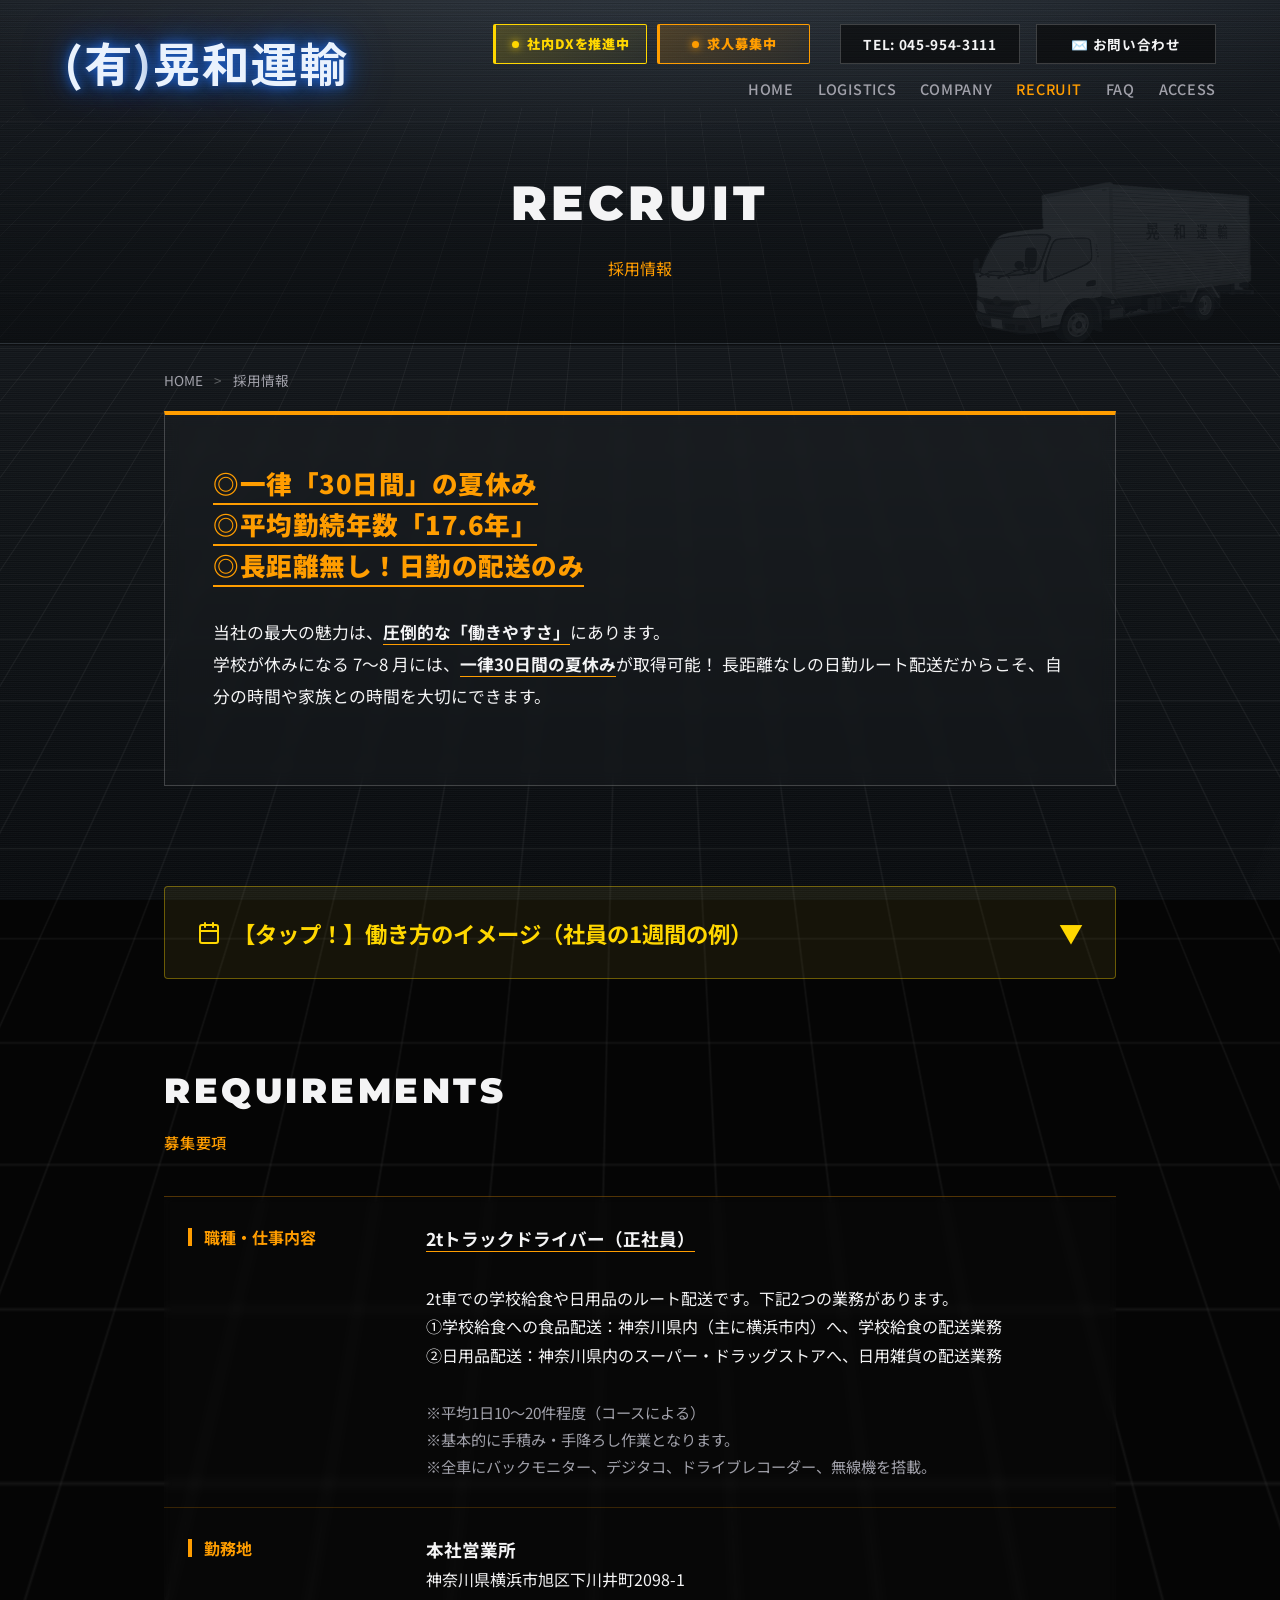
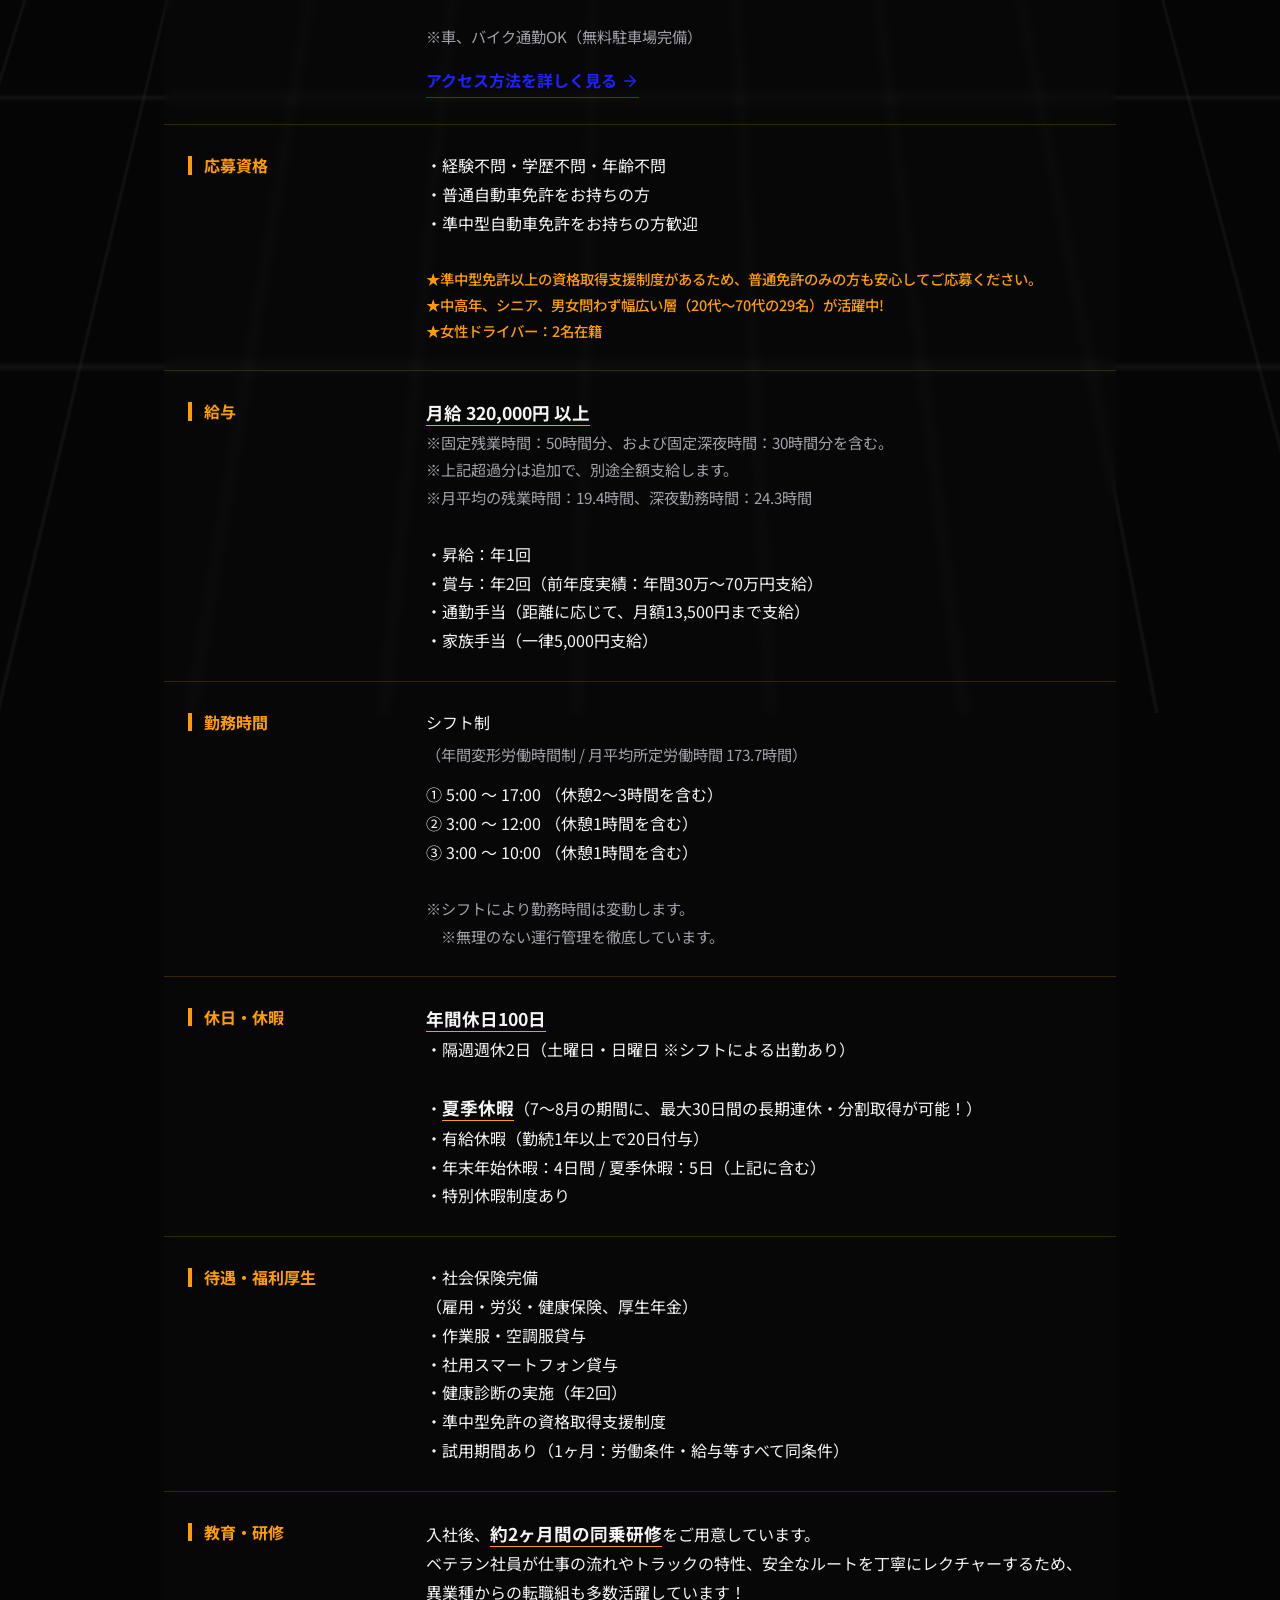
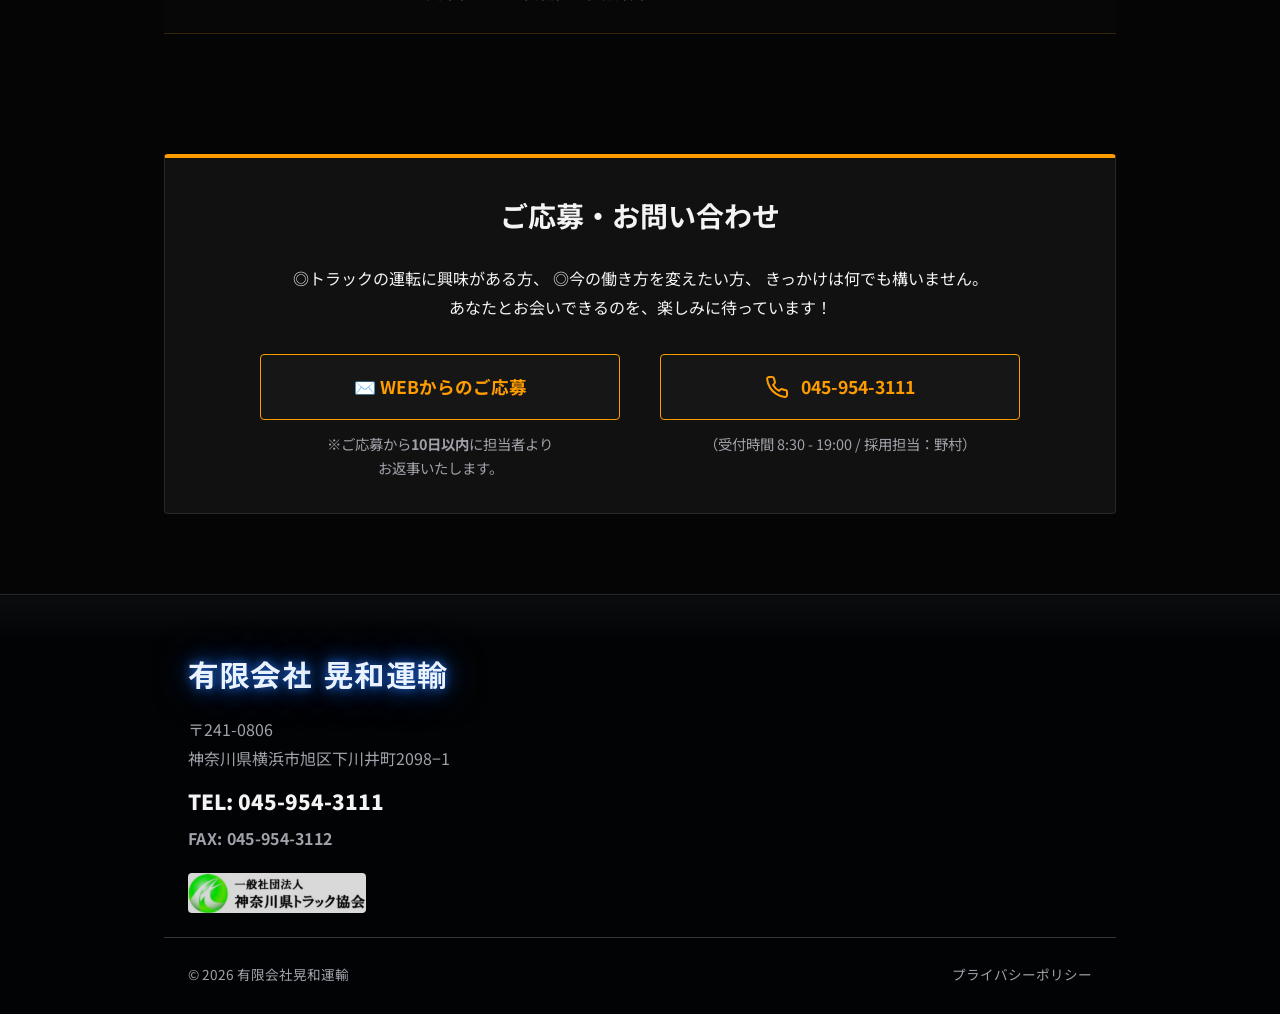
<file: recruit.html>
<!DOCTYPE html>
<html lang="ja">
<head>
  <meta charset="UTF-8" />
  <meta name="viewport" content="width=device-width, initial-scale=1.0" />
  <title>採用情報｜横浜市旭区の2tトラックドライバー求人｜有限会社晃和運輸</title>
<!-- ★SEO対策：求職者がクリックしたくなる魅力的な説明文 -->
  <meta name="description" content="【横浜市旭区】有限会社晃和運輸の採用情報です。2tトラックドライバー（正社員）を求人募集中！長距離なし・日勤のみのルート配送。30日間の夏休みや充実の資格取得支援など、圧倒的な働きやすさが自慢です。未経験者も大歓迎！" />
  <link rel="canonical" href="https://kowa-yokohama.com/recruit" />

  <link rel="stylesheet" href="css/styles.css?v=20261026-1" />

  <style>
    /* --- 採用トップ：メッセージ＆アピールエリア --- */
    .recruit-intro-section {
      padding: var(--sec-head) 0 var(--sec-gap);
    }
    .recruit-intro-box {
      background: rgba(255, 255, 255, 0.02);
      border: 1px solid var(--border-color);
      border-top: 4px solid var(--accent-orange);
      padding: 48px;
      backdrop-filter: blur(8px);
      margin-bottom: 20px;
    }
    .recruit-main-catch {
      font-size: 1.6rem;
      font-weight: 900;
      color: var(--text-main);
      margin-bottom: 32px;
      line-height: 1.6;
      letter-spacing: 0.02em;
    }
    .recruit-main-catch span {
      color: var(--accent-orange);
      border-bottom: 2px solid var(--accent-orange);
      padding-bottom: 2px;
    }
    .recruit-intro-p {
      color: var(--text-main);
      font-size: 1.05rem;
      line-height: 1.9;
      margin-bottom: 24px;
    }
    .recruit-intro-p strong {
      color: var(--text-main);
      font-weight: 700;
    }

    /* ==========================================================================
       ★追加：社員の1週間（開閉式アコーディオン）のデザイン（ゴールドver）
    ========================================================================== */
    .schedule-section {
      padding: var(--sec-gap) 0;
    }
    .accordion-box {
      background: rgba(255, 255, 255, 0.02);
      border: 1px solid rgba(255, 215, 0, 0.4); /* ゴールドの枠線 */
      border-radius: var(--radius);
      overflow: hidden;
    }
    .accordion-header {
      display: flex;
      justify-content: space-between;
      align-items: center;
      padding: 24px 32px;
      background: rgba(255, 215, 0, 0.05); /* うっすらゴールド背景 */
      cursor: pointer;
      transition: background 0.3s ease;
    }
    .accordion-header:hover {
      background: rgba(255, 215, 0, 0.1);
    }
    .accordion-title {
      font-size: 1.4rem;
      font-weight: 700;
      color: #ffd700; /* ゴールド文字 */
      display: flex;
      align-items: center;
      gap: 12px;
    }
    .accordion-icon {
      font-size: 1.5rem;
      transition: transform 0.4s ease;
      color: #ffd700;
    }
    .accordion-header.is-active .accordion-icon {
      transform: rotate(180deg);
    }

    .accordion-content {
      max-height: 0;
      overflow: hidden;
      transition: max-height 0.5s ease, opacity 0.5s ease;
      opacity: 0;
    }
    .accordion-header.is-active + .accordion-content {
      opacity: 1;
    }
    .accordion-inner {
      padding: 32px;
      border-top: 1px solid rgba(255, 215, 0, 0.2);
    }

    /* 魅力アピールBOX（2列×2段に調整） */
    .schedule-highlights {
      display: grid;
      grid-template-columns: repeat(2, 1fr);
      gap: 16px;
      margin-top: 24px;    /* ★ここを追加！上の青い枠との間にスペースを作ります */
      margin-bottom: 32px;
    }
    .highlight-item {
      background: rgba(0, 0, 0, 0.3);
      border: 1px solid rgba(255, 255, 255, 0.1);
      padding: 20px;
      border-radius: var(--radius);
    }
    .highlight-item h4 {
      color: #ffd700; /* ゴールド文字 */
      font-size: 1rem;
      margin-bottom: 8px;
    }
    .highlight-item p {
      color: var(--text-muted);
      font-size: 0.85rem;
      line-height: 1.6;
    }

    /* タイムラインのカード */
    .timeline-grid {
      display: grid;
      grid-template-columns: 1fr;
      gap: 24px;
    }
    .timeline-card {
      background: rgba(255, 255, 255, 0.03);
      border-left: 4px solid #ffd700; /* 左の太線をゴールドに */
      padding: var(--card-pad);
    }
    .timeline-card h4 {
      font-size: 1.15rem;
      color: #fff;
      margin-bottom: 16px;
      display: flex;
      align-items: center;
      gap: 8px;
    }
    .timeline-card h4 > span:first-child{
      background: #ffd700; /* 曜日の背景をゴールドに */
      color: #000;
      font-size: 0.8rem;
      padding: 2px 8px;
      border-radius: var(--radius-sm);
      font-weight: 900;
      flex-shrink: 0;
    }
    .time-row {
      display: flex;
      margin-bottom: 12px;
      padding-bottom: 12px;
      border-bottom: 1px dashed rgba(255, 255, 255, 0.1);
    }
    .time-row:last-child {
      border-bottom: none;
      margin-bottom: 0;
      padding-bottom: 0;
    }
    .time-badge {
      width: 65px;
      font-weight: 700;
      color: #ffd700; /* 時間部分をゴールドに */
      flex-shrink: 0;
    }
    .time-desc {
      color: var(--text-main);
      font-size: 0.95rem;
    }
    .time-desc span.em {
      color: #ffd700;
      font-weight: 700;
    }

    .schedule-note {
      text-align: right;
      color: var(--text-muted);
      font-size: 0.85rem;
      margin-top: 8px;
    }

    /* ★追加：一番下の「閉じる」ボタン */
    .accordion-close-wrap {
      text-align: center;
      margin-top: 32px;
      padding-top: 24px;
      border-top: 1px dashed rgba(255, 215, 0, 0.3); /* 上に点線を引いて区切る */
    }
    .accordion-close-btn {
      background: transparent;
      border: 1px solid #ffd700;
      color: #ffd700;
      padding: 12px 48px;
      font-size: 0.95rem;
      font-weight: 700;
      border-radius: var(--radius);
      cursor: pointer;
      transition: all 0.3s ease;
      letter-spacing: 0.05em;
    }
    .accordion-close-btn:hover {
      background: rgba(255, 215, 0, 0.1);
      transform: translateY(-2px);
    }

    /* --- 募集要項 --- */
    .requirements-section {
      padding: var(--sec-gap) 0;
    }
    .recruit-table-wrapper {
      background: rgba(255, 255, 255, 0.01);
      backdrop-filter: blur(5px);
      margin-bottom: 40px;
    }
    .recruit-table {
      width: 100%;
      border-collapse: collapse;
      border-top: 1px solid rgba(255, 157, 0, 0.3);
    }
    .recruit-table tr {
      border-bottom: 1px solid rgba(255, 157, 0, 0.2);
    }
    .recruit-table th, .recruit-table td {
      padding: 26px 24px;
      text-align: left;
      vertical-align: top;
    }
    .recruit-table th {
      width: 25%;
      color: var(--accent-orange);
      font-weight: 700;
      font-size: 1rem;
      position: relative;
    }
    .recruit-table th::before {
      content: '';
      display: inline-block;
      width: 4px;
      height: 1.15em;
      background-color: currentColor;
      margin-right: 12px;
      vertical-align: -0.15em;
    }
    .recruit-table td {
      color: var(--text-main);
      font-size: 1rem;
      line-height: 1.8;
    }
    .recruit-table td strong {
      color: #fff;
      font-size: 1.1rem;
    }

    /* --- 応募エリア --- */
    .apply-section {
      padding: var(--sec-gap) 0 var(--sec-end);
    }
    .apply-banner {
      background: rgba(255, 255, 255, 0.05);
      border: 1px solid rgba(255, 255, 255, 0.1);
      border-top: 4px solid var(--accent-orange);
      padding: var(--card-pad);
      border-radius: var(--radius);
      margin-bottom: 0;
      text-align: center;
    }
    .apply-title {
      font-size: 1.75rem;
      font-weight: 700;
      margin-bottom: 24px;
    }
    .apply-btns {
      display: flex;
      flex-direction: row;
      justify-content: center;
      gap: 40px;
      margin-top: 32px;
    }
    .btn-wrapper {
      display: flex;
      flex-direction: column;
      align-items: center;
      flex: 1;
      max-width: 360px;
    }
    .apply-btn {
      display: inline-flex;
      align-items: center;
      justify-content: center;
      width: 100%;
      padding: 16px 48px;
      font-size: 1.1rem;
      font-weight: bold;
      text-decoration: none;
      border-radius: var(--radius);
      margin-bottom: 12px;
      background: rgba(255, 255, 255, 0.02); 
      transition: all 0.3s ease;
      color: var(--accent-orange) !important;
      border: 1px solid var(--accent-orange);
    }
    .apply-btn:hover {
      background: rgba(255, 157, 0, 0.1);
      transform: translateY(-2px);
    }

    /* --- スマホ対応レスポンシブ --- */
    @media (max-width: 768px) {
      /* ★メニュー開閉関連の古いコードは styles.css に任せるため、すべて削除しました！ */

      /* ここから下は recruit.html 専用の表示崩れ防止用コードだけを残します */
      .subpage-hero { padding: 120px 0 40px; }
      .subpage-title { font-size: 2.2rem; }

      .recruit-intro-box { padding: 24px; margin-bottom: 20px; }
      .recruit-main-catch { font-size: 1.25rem; margin-bottom: 20px; }
      .recruit-intro-p { font-size: 0.95rem; line-height: 1.8; }

      /* アコーディオンのスマホ調整 */
      .accordion-header { padding: 16px 20px; }
      .accordion-title { font-size: 1.3rem; }
      .accordion-inner { padding: 20px; }
      .schedule-highlights { grid-template-columns: 1fr; gap: 12px; }
      .highlight-item { padding: 12px; }
      
      /* ★修正：スマホ時に長い見出しが不格好に2行に割れないようサイズと並びを調整 */
      .timeline-card { padding: 16px; }
      .timeline-card h4 { font-size: 1.1rem; flex-wrap: wrap; line-height: 1.4; }

      .recruit-table th, .recruit-table td { display: block; width: 100%; padding: 16px 16px 16px 20px; font-size: 0.95rem; }
      .recruit-table th { padding-bottom: 4px; font-size: 0.95rem; }
      .recruit-table td { padding-top: 0; padding-bottom: 24px; }
      
      .apply-banner { padding: var(--card-pad) 20px; }
      .apply-title { font-size: 1.4rem; }
      .apply-btns { flex-direction: column; align-items: center; gap: 32px; }
      .btn-wrapper { width: 100%; max-width: 100%; }
      .apply-btn { width: 100%; padding: 16px 0; }
      /* 電話番号が途中で折れないように（幅320px以上は今と同じ大きさ） */
      .btn-tel { white-space: nowrap; font-size: min(1.1rem, 5.5vw); }
     }
    /* 本文中の強調：白字のまま目立たせるため、ページのアクセント色で下線を引きます
       （よくある質問ページで使っていた手法を全ページに揃えました） */
    /* 応募ボタンの下の注記もグレーに（表の※と同じ扱い） */
    .apply-note {
      color: var(--text-muted);
      font-size: 0.9rem;
      line-height: 1.7;
    }
    .apply-note strong {
      color: var(--text-muted);
      border-bottom: none;
    }
    /* 表の中の「※」注記。本文と区別できるようグレーにします */
    .table-note {
      padding-left: 1em;
      text-indent: -1em;
      color: var(--text-muted);
      font-size: 0.95rem;
    }
    /* 下線を引かない強調（場所の名前など、線を引くとかえって目立ちすぎるもの） */
    .recruit-table td strong.no-line { border-bottom: none; }
    .recruit-intro-p strong,
    .highlight-item strong,
    .timeline-card strong,
    .recruit-table td strong {
      color: var(--text-main);
      font-weight: 700;
      border-bottom: 1px solid var(--accent-orange);
    }
  </style>
  <!-- ===== Googleしごと検索（Google for Jobs）用の求人情報 =====
       ページ内の「募集要項」と同じ内容を、Googleが読み取れる形で記載しています。
       ★注意1：validThrough（掲載期限）を過ぎるとGoogleの求人枠から消えます。期限前に日付を更新してください。
       ★注意2：募集を終了したときは、このブロックごと削除してください（終了した求人を出し続けるとマイナス評価になります）。
       ★注意3：募集要項（給与・勤務時間・休日など）を変更したときは、こちらも必ず同じ内容に直してください。 -->
  <script type="application/ld+json">
{
  "@context": "https://schema.org/",
  "@type": "JobPosting",
  "title": "2tトラックドライバー（学校給食・日用品のルート配送）",
  "description": "<p>2t車での学校給食・日用品のルート配送業務です。決まったルートを回るため道を覚えやすく、長距離はありません。日勤のみの配送です。</p>\n<h3>仕事内容</h3>\n<ul>\n<li>①学校給食への食品配送：神奈川県内（主に横浜市内）の学校へ、給食を配送する業務です。</li>\n<li>②日用品配送：神奈川県内のスーパー・ドラッグストアへ、日用雑貨を配送する業務です。</li>\n</ul>\n<p>※平均1日10〜20件程度（コースによる）／基本的に手積み・手降ろし作業となります。<br>※使用車両は2t標準アルミバン（ショート・ミドル・ロング）。全車にバックモニター・デジタコ・ドライブレコーダー・無線機を搭載しています。</p>\n<h3>この仕事の特長</h3>\n<ul>\n<li>長距離なし・日勤の配送のみ。決まったルートなので生活リズムが安定します。</li>\n<li>学校が休みになる7〜8月は、一律30日間の夏休みの取得が可能です。</li>\n<li>入社後、約2ヶ月間の同乗研修があります。異業種からの転職者も多数活躍しています。</li>\n<li>20代〜70代の29名が在籍（女性ドライバー2名）。平均勤続年数は17.6年です。</li>\n<li>帰社後の日報はスマホから送信。手書きの日報はありません。</li>\n</ul>\n<h3>応募資格</h3>\n<ul>\n<li>経験不問・学歴不問・年齢不問</li>\n<li>普通自動車免許をお持ちの方（準中型自動車免許をお持ちの方は歓迎します）</li>\n<li>準中型免許の資格取得支援制度があるため、普通免許のみの方も安心してご応募いただけます。</li>\n</ul>\n<h3>給与</h3>\n<p>月給 320,000円以上<br>※固定残業時間50時間分、および固定深夜時間30時間分を含みます。超過分は別途全額支給します。<br>※月平均の残業時間は19.4時間、深夜勤務時間は24.3時間です。<br>・昇給：年1回<br>・賞与：年2回（前年度実績：年間30万〜70万円）<br>・通勤手当（距離に応じて月額13,500円まで支給）<br>・家族手当（一律5,000円支給）</p>\n<h3>勤務時間</h3>\n<p>シフト制（年間変形労働時間制／月平均所定労働時間173.7時間）<br>①5:00〜17:00（休憩2〜3時間を含む）<br>②3:00〜12:00（休憩1時間を含む）<br>③3:00〜10:00（休憩1時間を含む）<br>※シフトにより勤務時間は変動します。無理のない運行管理を徹底しています。</p>\n<h3>休日・休暇</h3>\n<p>年間休日100日<br>・隔週週休2日（土曜日・日曜日 ※シフトによる出勤あり）<br>・夏季休暇（7〜8月の期間に、最大30日間の長期連休・分割取得が可能）<br>・有給休暇（勤続1年以上で20日付与）<br>・年末年始休暇4日間／夏季休暇5日（上記に含む）<br>・特別休暇制度あり</p>\n<h3>待遇・福利厚生</h3>\n<p>社会保険完備（雇用・労災・健康保険、厚生年金）／作業服・空調服貸与／社用スマートフォン貸与／健康診断の実施（年2回）／準中型免許の資格取得支援制度／試用期間1ヶ月（労働条件・給与等すべて同条件）</p>\n<h3>勤務地</h3>\n<p>本社営業所：神奈川県横浜市旭区下川井町2098-1<br>※車・バイク通勤OK（無料駐車場完備）<br>※保土ヶ谷バイパス「下川井インター」より車で1分、相鉄線「二俣川駅」より車で10分</p>",
  "identifier": {
    "@type": "PropertyValue",
    "name": "有限会社晃和運輸",
    "value": "kowa-2t-driver-001"
  },
  "datePosted": "2026-09-18",
  "validThrough": "2027-03-31T23:59:59+09:00",
  "employmentType": "FULL_TIME",
  "hiringOrganization": {
    "@type": "Organization",
    "name": "有限会社晃和運輸",
    "sameAs": "https://kowa-yokohama.com",
    "url": "https://kowa-yokohama.com"
  },
  "jobLocation": {
    "@type": "Place",
    "address": {
      "@type": "PostalAddress",
      "streetAddress": "下川井町2098-1",
      "addressLocality": "横浜市旭区",
      "addressRegion": "神奈川県",
      "postalCode": "241-0806",
      "addressCountry": "JP"
    }
  },
  "baseSalary": {
    "@type": "MonetaryAmount",
    "currency": "JPY",
    "value": {
      "@type": "QuantitativeValue",
      "minValue": 320000,
      "unitText": "MONTH"
    }
  },
  "workHours": "シフト制（①5:00〜17:00 ②3:00〜12:00 ③3:00〜10:00）",
  "qualifications": "経験不問・学歴不問・年齢不問。普通自動車免許をお持ちの方（準中型自動車免許をお持ちの方は歓迎）。準中型免許の資格取得支援制度あり。",
  "jobBenefits": "社会保険完備、賞与年2回、昇給年1回、通勤手当、家族手当、作業服・空調服貸与、社用スマートフォン貸与、健康診断年2回、準中型免許の資格取得支援制度、夏季休暇（最大30日間）",
  "industry": "運送業・物流",
  "directApply": true
}
  </script>

</head>
<body>

  <div class="page-bg"></div>
  <div class="page-grid"></div>
  <div id="header-placeholder">
    <header class="site-header" id="header">
      <div class="header-inner">
        <a href="/" class="brand"><span class="keep-text">(有)</span><span class="keep-text">晃和運輸</span></a>


        <div class="header-right" id="header-right">
          <div class="header-top pc-only">
            <div class="header-badges">
              <a href="/dx" class="hbadge hbadge-dx"><span class="hbadge-dot"></span>社内DXを推進中</a>
              <a href="/recruit" class="hbadge hbadge-recruit"><span class="hbadge-dot"></span>求人募集中</a>
            </div>
            <div class="header-contact">
              <a href="tel:045-954-3111" class="header-action-btn">TEL: 045-954-3111</a>
              <a href="/contact" class="header-action-btn" id="nav-btn-contact">✉️ お問い合わせ</a>
            </div>
          </div>

          <div class="menu-badges sp-only">
            <a href="/recruit" class="hbadge hbadge-recruit"><span class="hbadge-dot"></span>求人募集中</a>
            <a href="/dx" class="hbadge hbadge-dx"><span class="hbadge-dot"></span>社内DXを推進中</a>
          </div>

          <nav class="site-nav">
            <a href="/" id="menu-home" class="nav-home">HOME<span class="nav-ja">ホーム</span></a>
            <a href="/logistics" id="menu-services" class="nav-services">LOGISTICS<span class="nav-ja">事業内容</span></a>
            <a href="/company" id="menu-company" class="nav-company">COMPANY<span class="nav-ja">会社情報</span></a>
            <a href="/recruit" id="menu-recruit" class="nav-recruit">RECRUIT<span class="nav-ja">採用情報</span></a>
            <a href="/faq" id="menu-faq" class="nav-faq">FAQ<span class="nav-ja">よくある質問</span></a>
            <a href="/access" id="menu-access" class="nav-access">ACCESS<span class="nav-ja">所在地</span></a>
          </nav>

          <div class="header-contact sp-only menu-contact-grid">
            <div class="menu-contact-box">
              <div class="menu-contact-title">TEL</div>
              <a href="tel:045-954-3111" class="menu-contact-btn">045-954-3111</a>
            </div>
            <div class="menu-contact-box">
              <div class="menu-contact-title">CONTACT</div>
              <a href="/contact" class="menu-contact-btn">フォームへ進む</a>
            </div>
          </div>
        </div>

        <button class="menu-toggle" id="menu-toggle" aria-label="メニューを開閉する">
          <span class="menu-toggle-bar"></span>
          <span class="menu-toggle-bar"></span>
          <span class="menu-toggle-bar"></span>
        </button>
      </div>
    </header>
  </div>

  <main>
    <section class="subpage-hero">
      <img class="bg-truck" src="images/truck-bg.webp" width="926" height="529" alt="" aria-hidden="true" loading="lazy" decoding="async">
      <div class="container fade-up">
        <h1 class="subpage-heading">
          <span class="subpage-title">Recruit</span>
          <span class="subpage-subtitle" style="display: block; color: var(--accent-orange);">採用情報</span>
        </h1>
      </div>
    </section>

    <div class="container">
      <div class="breadcrumbs fade-up">
        <a href="/">HOME</a> <span>></span> 採用情報
      </div>
    </div>

    <section class="recruit-intro-section">
      <div class="container">
        <div class="recruit-intro-box fade-up">
          <div class="recruit-main-catch">
            <span>◎一律「30日間」の夏休み</span><br>
            <span>◎平均勤続年数「17.6年」</span><br>
            <span>◎長距離無し！日勤の配送のみ</span><br>
          </div>
          <p class="recruit-intro-p">
            当社の最大の魅力は、<strong>圧倒的な「働きやすさ」</strong>にあります。<br>
            学校が休みになる 7〜8 月には、<strong>一律30日間の夏休み</strong>が取得可能！ 長距離なしの日勤ルート配送だからこそ、自分の時間や家族との時間を大切にできます。
          </p>
        </div>
      </div>
    </section>

    <section class="schedule-section">
      <div class="container fade-up">
        
        <div class="accordion-box">
          <div class="accordion-header" onclick="toggleAccordion(this)">
            <div class="accordion-title">
              <svg width="24" height="24" viewBox="0 0 24 24" fill="none" stroke="currentColor" stroke-width="2" stroke-linecap="round" stroke-linejoin="round" style="flex-shrink: 0;">
                <rect x="3" y="4" width="18" height="18" rx="2" ry="2"></rect>
                <line x1="16" y1="2" x2="16" y2="6"></line>
                <line x1="8" y1="2" x2="8" y2="6"></line>
                <line x1="3" y1="10" x2="21" y2="10"></line>
              </svg>
              <span>【タップ！】働き方のイメージ<span class="keep-text">（社員の1週間の例）</span></span>
            </div>
            <div class="accordion-icon">▼</div>
          </div>

          <div class="accordion-content">
            <div class="accordion-inner">


              <div class="timeline-grid">
                
                <div class="timeline-card">
                  <h4><span>月・水・金</span> 学校給食のルート配送</h4>
                  <div class="time-row"><div class="time-badge">05:00</div><div class="time-desc">出勤・点呼（車・バイク通勤OK！）</div></div>
                  <div class="time-row"><div class="time-badge">06:30</div><div class="time-desc">積込・配達開始</div></div>
                  <div class="time-row"><div class="time-badge">10:00</div><div class="time-desc"><span class="em">配達終了・休憩<br class="sp-only">（約3時間のフリータイム！）</span></div></div>
                  <div class="time-row"><div class="time-badge">13:00</div><div class="time-desc">専用Boxの回収開始</div></div>
                  <div class="time-row"><div class="time-badge">17:00</div><div class="time-desc">帰社・退社<br class="sp-only">（<span class="em">スマホで日報送信！</span>）</div></div>
                </div>

                <div class="timeline-card">
                  <h4><span>火曜日</span> 日用品・雑貨の配送</h4>
                  <div class="time-row"><div class="time-badge">03:00</div><div class="time-desc">出勤・点呼</div></div>
                  <div class="time-row"><div class="time-badge">05:00</div><div class="time-desc">積込・配達開始</div></div>
                  <div class="time-row"><div class="time-badge">09:00</div><div class="time-desc">休憩（約1時間）</div></div>
                  <div class="time-row"><div class="time-badge">12:00</div><div class="time-desc">帰社・退社<br class="sp-only">（<span class="em">午後はプライベートの時間！</span>）</div></div>
                </div>

                <div class="timeline-card">
                  <h4><span>木曜日</span> <span class="keep-text">学校給食のルート配送（半日）</span></h4>
                  <div class="time-row"><div class="time-badge">03:00</div><div class="time-desc">出勤・点呼・そのまま配達開始！</div></div>
                  <div class="time-row"><div class="time-badge">07:00</div><div class="time-desc">休憩（45分）</div></div>
                  <div class="time-row"><div class="time-badge">10:00</div><div class="time-desc">帰社・退社<br class="sp-only">（<span class="em">午前中で仕事終了！</span>）</div></div>
                </div>

                <div class="timeline-card" style="border-left-color: var(--accent-cyan); background: rgba(0, 229, 255, 0.05);">
                  <h4 style="color: var(--accent-cyan); display: flex; align-items: flex-start; gap: 8px;">
                    <span style="background: var(--accent-cyan); color: #000; font-size: 0.8rem; padding: 2px 8px; border-radius: var(--radius-sm); font-weight: 900; flex-shrink: 0;">土・日</span>
                    <div style="display: block; text-align: left;">
                      <span class="keep-text" style="color: #fff;">基本はお休み！</span><br class="sp-only">
                      <span class="keep-text" style="font-size: 0.85rem; font-weight: normal; color: rgba(255,255,255,0.6); display: inline-block; margin-top: 4px;">（※シフトにより出勤あり）</span>
                    </div>
                  </h4>
                  <p style="color: var(--text-main); font-size: 0.95rem; line-height: 1.8; margin-bottom: 12px;">
                    休日はしっかりリフレッシュ。希望休のシフト制なので、週末の予定も立てやすい環境です！<br>
                    <span style="color: var(--text-muted); font-size: 0.85rem; display: block; margin-top: 8px;">
                      ※シフト出勤の場合の例：<br>
                      <span style="display: block; padding-left: 1.2em; text-indent: -1.2em; margin-top: 4px;">・土曜出勤の場合 ➔ 火曜日と同じ午前中メインの日用品配送</span>
                      <span style="display: block; padding-left: 1.2em; text-indent: -1.2em; margin-top: 4px;">・日曜出勤の場合 ➔ 配送はなし。洗車や車両整備、翌日の荷物積み込みなど（9:00〜17:00目安）</span>
                    </span>
                  </p>
                </div>
              </div>
              
              <div class="schedule-highlights">
                <div class="highlight-item">
                  <h4>🗓 月の出勤日は「希望休」を考慮！</h4>
                  <p>前月までに希望の休みを申請していただき、それに沿って翌月のシフトが組まれるため、予定が立てやすい環境です。</p>
                </div>
                <div class="highlight-item">
                  <h4>📱 面倒な手書き日報はゼロ！</h4>
                  <p>当社はDX推進中！帰社後はアルコールチェックをしてスマホから日報をピッとお手軽送信。面倒な事務作業がありません。</p>
                </div>
                <div class="highlight-item">
                  <h4>⏰ 休憩時間の使い方は完全自由！</h4>
                  <p>買い物に行く、ご飯を食べる、トラックで仮眠を取る…休憩時間は自由に過ごしてリフレッシュしています。</p>
                </div>
                <div class="highlight-item">
                  <h4>🌴 30日間の超・大型連休！</h4>
                  <p>学校給食の配達がメインだからこそ、夏休みに合わせて大型連休が取れます。家族旅行や趣味を思い切り楽しめます！</p>
                </div>
              </div>


              <div class="schedule-note" style="text-align: left; background: rgba(255,255,255,0.02); padding: 16px; border-radius: var(--radius); margin-top: 24px;">
                <p style="color: var(--text-muted); font-size: 0.85rem; line-height: 1.6; margin-bottom: 8px; padding-left: 1.2em; text-indent: -1.2em;">
                  ※上記はあくまで「働き方の一例」です。担当コースやシフトにより出勤・退勤時間は変動します。
                </p>
                <p style="color: var(--text-muted); font-size: 0.85rem; line-height: 1.6; padding-left: 1.2em; text-indent: -1.2em;">
                  ※日によって、<strong>スポットで「引越」や「什器搬入」等の業務</strong>をお任せする場合もあります。
                </p>
              </div>

              <div class="accordion-close-wrap">
                <button class="accordion-close-btn" onclick="closeAccordion(this)">
                  ▲ 閉じる
                </button>
              </div>
            </div>
          </div>
        </div>
      </div>
    </section>

    <section class="requirements-section">
      <div class="container">
        <h2 class="section-title fade-up title-orange">Requirements<span>募集要項</span></h2>
        
        <div class="recruit-table-wrapper fade-up">
          <table class="recruit-table">
            <tr>
              <th>職種・仕事内容</th>
              <td>
                <strong>2tトラックドライバー（正社員）</strong><br><br>
                2t車での学校給食や日用品のルート配送です。下記2つの業務があります。<br>
                <div style="padding-left: 1.2em; text-indent: -1.2em;">①学校給食への食品配送：神奈川県内（主に横浜市内）へ、学校給食の配送業務</div>
                <div style="padding-left: 1.2em; text-indent: -1.2em;">②日用品配送：神奈川県内のスーパー・ドラッグストアへ、日用雑貨の配送業務</div><br>
                <p class="table-note">※平均1日10〜20件程度（コースによる）<br></p>
                <p class="table-note">※基本的に手積み・手降ろし作業となります。<br></p>
                <p class="table-note">※全車にバックモニター、デジタコ、ドライブレコーダー、無線機を搭載。</p>
              </td>
            </tr>
            <tr>
              <th>勤務地</th>
              <td>
                <strong class="no-line">本社営業所</strong><br>
                神奈川県横浜市旭区下川井町2098-1<br><br>
                <p class="table-note">※車、バイク通勤OK（無料駐車場完備）</p>
                <div style="margin-top: 16px;">
                  <a href="/access" style="color: var(--primary-blue); text-decoration: none; display: inline-flex; align-items: center; gap: 4px; font-weight: 700; border-bottom: 1px solid var(--primary-blue); padding-bottom: 2px; transition: opacity 0.3s;" onmouseover="this.style.opacity='0.7'" onmouseout="this.style.opacity='1'">
                    アクセス方法を詳しく見る
                    <svg width="18" height="18" viewBox="0 0 24 24" fill="none" stroke="currentColor" stroke-width="2" stroke-linecap="round" stroke-linejoin="round"><line x1="5" y1="12" x2="19" y2="12"></line><polyline points="12 5 19 12 12 19"></polyline></svg>
                  </a>
                </div>
              </td>
            </tr>
            <tr>
              <th>応募資格</th>
              <td>
                <div style="padding-left: 1em; text-indent: -1em;">・経験不問・学歴不問・年齢不問</div>
                <div style="padding-left: 1em; text-indent: -1em;">・普通自動車免許をお持ちの方</div>
                <div style="padding-left: 1em; text-indent: -1em;">・準中型自動車免許をお持ちの方歓迎</div><br>
                <span style="color: var(--accent-orange); font-size: 0.9rem; font-weight: 500;">
                <p style="padding-left: 1em; text-indent: -1em;">★準中型免許以上の資格取得支援制度があるため、普通免許のみの方も安心してご応募ください。<br></p>
                <p style="padding-left: 1em; text-indent: -1em;">★中高年、シニア、男女問わず幅広い層（20代〜70代の29名）が活躍中!<br></p>
                <p style="padding-left: 1em; text-indent: -1em;">★女性ドライバー：2名在籍</p>
                </span>
              </td>
            </tr>
            <tr>
              <th>給与</th>
              <td>
                <strong>月給 320,000円 以上</strong><br>
                <div class="table-note">※固定残業時間：50時間分、および固定深夜時間：30時間分を含む。</div>
                <div class="table-note">※上記超過分は追加で、別途全額支給します。</div>
                <div class="table-note">※月平均の残業時間：19.4時間、深夜勤務時間：24.3時間</div><br>
                <p style="padding-left: 1em; text-indent: -1em;">・昇給：年1回<br></p>
                <p style="padding-left: 1em; text-indent: -1em;">・賞与：年2回（前年度実績：年間30万〜70万円支給）<br></p>
                <p style="padding-left: 1em; text-indent: -1em;">・通勤手当（距離に応じて、月額13,500円まで支給）<br></p>
                <p style="padding-left: 1em; text-indent: -1em;">・家族手当（一律5,000円支給）
              </td>
            </tr>
            <tr>
              <th>勤務時間</th>
              <td>
                シフト制<br>
                <div style="padding-left: 1em; text-indent: -1em; color: var(--text-muted); font-size: 0.95rem; margin-top: 4px; margin-bottom: 12px;">
                  （年間変形労働時間制 / 月平均所定労働時間 173.7時間）
                </div>
                <div style="padding-left: 1.2em; text-indent: -1.2em;">① 5:00 〜 17:00 （休憩2〜3時間を含む）</div>
                <div style="padding-left: 1.2em; text-indent: -1.2em;">② 3:00 〜 12:00 （休憩1時間を含む）</div>
                <div style="padding-left: 1.2em; text-indent: -1.2em;">③ 3:00 〜 10:00 （休憩1時間を含む）</div><br>
                <div class="table-note">
                  ※シフトにより勤務時間は変動します。<br>
                  ※無理のない運行管理を徹底しています。
                </div>
              </td>
            </tr>
            <tr>
              <th>休日・休暇</th>
              <td>
                <strong>年間休日100日</strong><br>
                <div style="padding-left: 1em; text-indent: -1em;">・隔週週休2日（土曜日・日曜日 ※シフトによる出勤あり）</div><br>
                <div style="padding-left: 1em; text-indent: -1em;">・<strong>夏季休暇</strong>（7〜8月の期間に、最大30日間の長期連休・分割取得が可能！）</div>
                <div style="padding-left: 1em; text-indent: -1em;">・有給休暇（勤続1年以上で20日付与）</div>
                <div style="padding-left: 1em; text-indent: -1em;">・年末年始休暇：4日間 / 夏季休暇：5日（上記に含む）</div>
                <div style="padding-left: 1em; text-indent: -1em;">・特別休暇制度あり</div>
              </td>
            </tr>
            <tr>
              <th>待遇・福利厚生</th>
              <td>
                ・社会保険完備<br><p style="padding-left: 1em; text-indent: -1em;">（雇用・労災・健康保険、厚生年金）<br></p>
                ・作業服・空調服貸与<br>
                ・社用スマートフォン貸与<br>
                ・健康診断の実施（年2回）<br>
                <p style="padding-left: 1em; text-indent: -1em;">・準中型免許の資格取得支援制度<br></p>
                <p style="padding-left: 1em; text-indent: -1em;">・試用期間あり（1ヶ月：労働条件・給与等すべて同条件）</p>
              </td>
            </tr>
            <tr>
              <th>教育・研修</th>
              <td>
                入社後、<strong>約2ヶ月間の同乗研修</strong>をご用意しています。<br>
                ベテラン社員が仕事の流れやトラックの特性、安全なルートを丁寧にレクチャーするため、異業種からの転職組も多数活躍しています！
              </td>
            </tr>
          </table>
        </div>
      </div>
    </section>

    <section class="apply-section">
      <div class="container">
        <div class="apply-banner fade-up">
          <h2 class="apply-title">ご応募・お問い合わせ</h2>
          <p class="apply-desc">
            <span style="display: inline-block;">◎トラックの運転に興味がある方、</span>
            <span style="display: inline-block;">◎今の働き方を変えたい方、</span>
            <span style="display: inline-block;">きっかけは何でも構いません。</span><br>
            <span style="display: inline-block;">あなたとお会いできるのを、楽しみに待っています！</span>
          </p>
          
          <div class="apply-btns">
            <div class="btn-wrapper">
              <a href="/contact" class="apply-btn btn-web">
                ✉️ WEBからのご応募
              </a>
              <div class="apply-note">※ご応募から<strong>10日以内</strong>に担当者より<br>お返事いたします。</div>
            </div>
            
            <div class="btn-wrapper">
              <a href="tel:045-954-3111" class="apply-btn btn-tel">
                <svg width="24" height="24" viewBox="0 0 24 24" fill="none" stroke="currentColor" stroke-width="2" stroke-linecap="round" stroke-linejoin="round" style="margin-right: 12px;"><path d="M22 16.92v3a2 2 0 0 1-2.18 2 19.79 19.79 0 0 1-8.63-3.07 19.5 19.5 0 0 1-6-6 19.79 19.79 0 0 1-3.07-8.67A2 2 0 0 1 4.11 2h3a2 2 0 0 1 2 1.72 12.84 12.84 0 0 0 .7 2.81 2 2 0 0 1-.45 2.11L8.09 9.91a16 16 0 0 0 6 6l1.27-1.27a2 2 0 0 1 2.11-.45 12.84 12.84 0 0 0 2.81.7A2 2 0 0 1 22 16.92z"></path></svg>
                045-954-3111
              </a>
              <div class="apply-note">（受付時間 8:30 - 19:00 / 採用担当：野村）</div>
            </div>
          </div>

        </div>
      </div>
    </section>
  </main>

  <div id="footer-placeholder"></div>
  <script src="js/common.js?v=20261026-1"></script>

  <script>
    function toggleAccordion(element) {
      element.classList.toggle('is-active');
      const content = element.nextElementSibling;
      if (element.classList.contains('is-active')) {
        content.style.maxHeight = content.scrollHeight + "px";
      } else {
        content.style.maxHeight = "0";
      }
    }

    function closeAccordion(button) {
      const box = button.closest('.accordion-box');
      const header = box.querySelector('.accordion-header');
      const content = box.querySelector('.accordion-content');
      
      header.classList.remove('is-active');
      content.style.maxHeight = "0";

      const targetPosition = box.getBoundingClientRect().top + window.scrollY - 100;
      window.scrollTo({
        top: targetPosition,
        behavior: "smooth"
      });
    }
  </script>
</body>
</html>
</file>
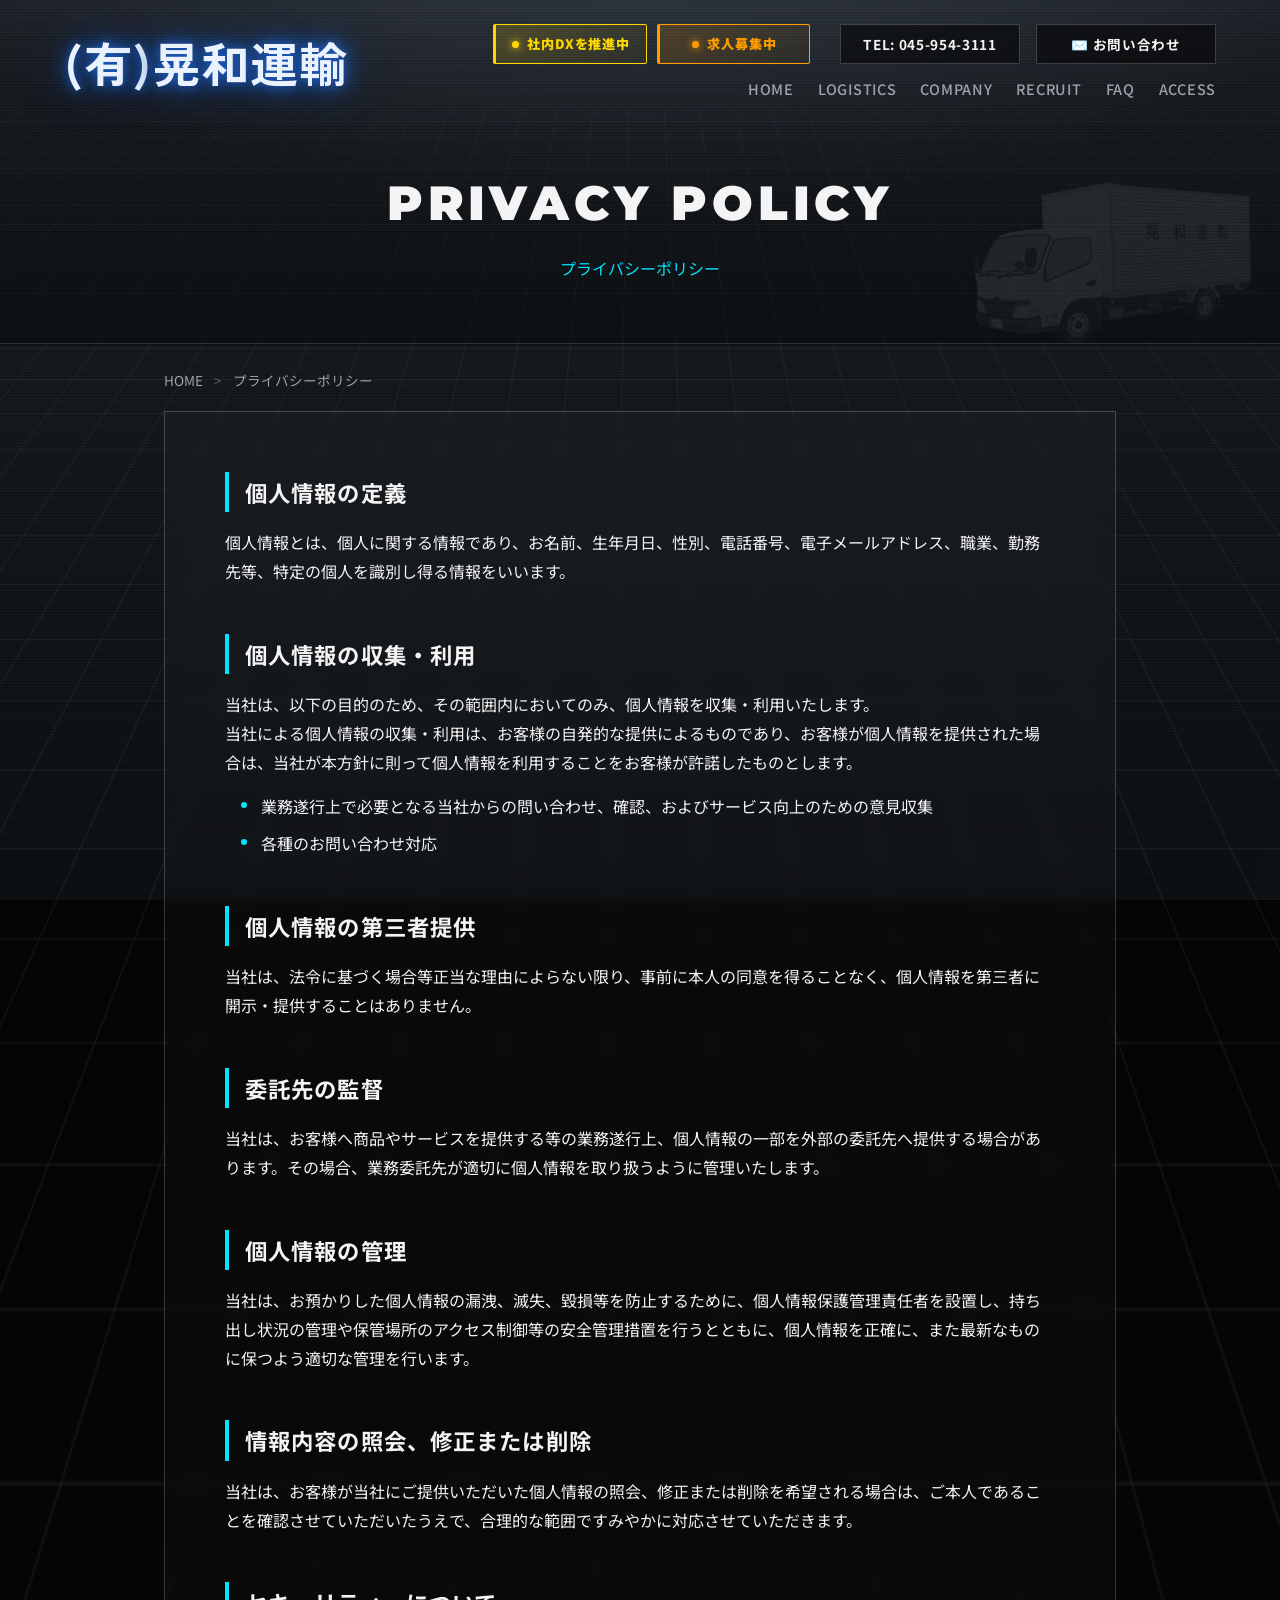
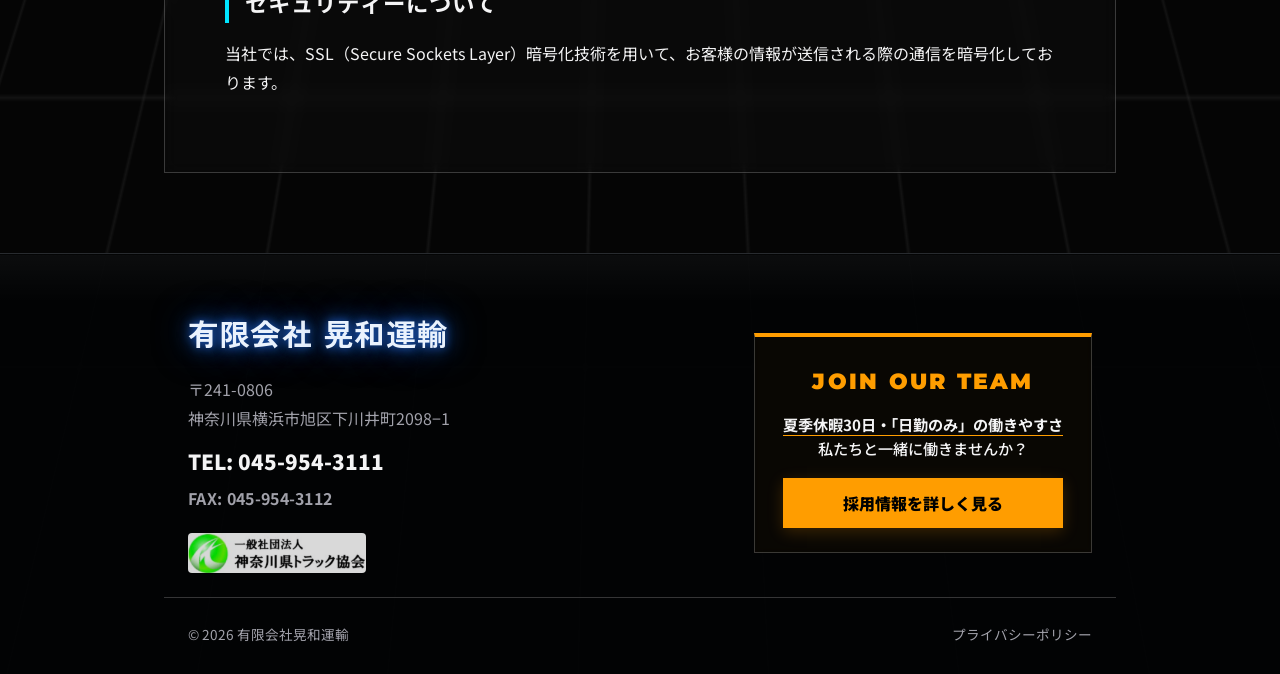
<file: sitepolicy.html>
<!DOCTYPE html>
<html lang="ja">
<head>
  <meta charset="UTF-8" />
  <meta name="viewport" content="width=device-width, initial-scale=1.0" />
  <title>プライバシーポリシー｜有限会社晃和運輸</title>
  <meta name="robots" content="noindex, follow" />
  <meta name="description" content="有限会社晃和運輸（横浜市旭区）のプライバシーポリシーです。個人情報の収集・利用目的、第三者提供、管理体制についてご案内しています。" />
  <link rel="canonical" href="https://kowa-yokohama.com/sitepolicy" />
  <link rel="stylesheet" href="css/styles.css?v=20261026-1" />

  <style>
    /* --- ポリシーコンテンツ --- */
    .policy-content {
      padding: var(--sec-head) 0 var(--sec-end);
    }

    .policy-card {
      background: rgba(255, 255, 255, 0.02);
      border: 1px solid var(--border-color);
      padding: 60px;
      backdrop-filter: blur(8px);
    }

    .policy-item {
      margin-bottom: 48px;
    }

    .policy-item:last-child {
      margin-bottom: 0;
    }

    .policy-item h3 {
      font-size: 1.4rem;
      font-weight: 700;
      color: var(--text-main);
      margin-bottom: 16px;
      padding-left: 16px;
      border-left: 4px solid var(--accent-cyan);
      letter-spacing: 0.05em;
    }

    .policy-item p {
      color: var(--text-main);
      font-size: 1rem;
      line-height: 1.8;
      margin-bottom: 16px;
    }

    .policy-list {
      list-style-type: none;
      margin-top: 16px;
      margin-left: 16px;
    }

    .policy-list li {
      color: var(--text-main);
      font-size: 1rem;
      line-height: 1.8;
      margin-bottom: 8px;
      position: relative;
      padding-left: 20px;
    }

    .policy-list li::before {
      content: '';
      position: absolute;
      left: 0;
      top: 10px;
      width: 6px;
      height: 6px;
      background-color: var(--accent-cyan);
      border-radius: 50%;
    }

    /* --- スマホ対応レスポンシブ --- */
    @media (max-width: 768px) {
      /* --- 文字サイズの統一（スマホ） --- */
      .policy-item p, .policy-list li { font-size: 0.95rem; }

      .policy-card { padding: 32px 24px; }
      /* 拡大して幅が狭い時だけ小さくします（幅320px以上は今と同じ1.3rem） */
      .policy-item h3 { font-size: min(1.3rem, 6.5vw); }
    }
    /* 本文中の強調：白字のまま目立たせるため、ページのアクセント色で下線を引きます
       （よくある質問ページで使っていた手法を全ページに揃えました） */
    .policy-item p strong,
    .policy-list li strong {
      color: var(--text-main);
      font-weight: 700;
      border-bottom: 1px solid var(--accent-cyan);
    }
  </style>
</head>
<body>

  <div class="page-bg"></div>
  <div class="page-grid"></div>
  <div id="header-placeholder">
    <header class="site-header" id="header">
      <div class="header-inner">
        <a href="/" class="brand"><span class="keep-text">(有)</span><span class="keep-text">晃和運輸</span></a>


        <div class="header-right" id="header-right">
          <div class="header-top pc-only">
            <div class="header-badges">
              <a href="/dx" class="hbadge hbadge-dx"><span class="hbadge-dot"></span>社内DXを推進中</a>
              <a href="/recruit" class="hbadge hbadge-recruit"><span class="hbadge-dot"></span>求人募集中</a>
            </div>
            <div class="header-contact">
              <a href="tel:045-954-3111" class="header-action-btn">TEL: 045-954-3111</a>
              <a href="/contact" class="header-action-btn" id="nav-btn-contact">✉️ お問い合わせ</a>
            </div>
          </div>

          <div class="menu-badges sp-only">
            <a href="/recruit" class="hbadge hbadge-recruit"><span class="hbadge-dot"></span>求人募集中</a>
            <a href="/dx" class="hbadge hbadge-dx"><span class="hbadge-dot"></span>社内DXを推進中</a>
          </div>

          <nav class="site-nav">
            <a href="/" id="menu-home" class="nav-home">HOME<span class="nav-ja">ホーム</span></a>
            <a href="/logistics" id="menu-services" class="nav-services">LOGISTICS<span class="nav-ja">事業内容</span></a>
            <a href="/company" id="menu-company" class="nav-company">COMPANY<span class="nav-ja">会社情報</span></a>
            <a href="/recruit" id="menu-recruit" class="nav-recruit">RECRUIT<span class="nav-ja">採用情報</span></a>
            <a href="/faq" id="menu-faq" class="nav-faq">FAQ<span class="nav-ja">よくある質問</span></a>
            <a href="/access" id="menu-access" class="nav-access">ACCESS<span class="nav-ja">所在地</span></a>
          </nav>

          <div class="header-contact sp-only menu-contact-grid">
            <div class="menu-contact-box">
              <div class="menu-contact-title">TEL</div>
              <a href="tel:045-954-3111" class="menu-contact-btn">045-954-3111</a>
            </div>
            <div class="menu-contact-box">
              <div class="menu-contact-title">CONTACT</div>
              <a href="/contact" class="menu-contact-btn">フォームへ進む</a>
            </div>
          </div>
        </div>

        <button class="menu-toggle" id="menu-toggle" aria-label="メニューを開閉する">
          <span class="menu-toggle-bar"></span>
          <span class="menu-toggle-bar"></span>
          <span class="menu-toggle-bar"></span>
        </button>
      </div>
    </header>
  </div>

  <main>
    <!-- ヒーローセクション -->
    <section class="subpage-hero">
      <img class="bg-truck bg-truck-narrow" src="images/truck-bg.webp" width="926" height="529" alt="" aria-hidden="true" loading="lazy" decoding="async">
      <div class="container fade-up">
        <h1 class="subpage-title">Privacy Policy</h1>
        <p class="subpage-subtitle"style="color: var(--accent-cyan);">プライバシーポリシー</p>
      </div>
    </section>

    <!-- パンくずリスト -->
    <div class="container">
      <div class="breadcrumbs fade-up">
        <a href="/">HOME</a> <span>&gt;</span> プライバシーポリシー
      </div>
    </div>

    <!-- ポリシー本文 -->
    <section class="policy-content">
      <div class="container">
        <div class="policy-card fade-up">
          
          <div class="policy-item">
            <h3>個人情報の定義</h3>
            <p>個人情報とは、個人に関する情報であり、お名前、生年月日、性別、電話番号、電子メールアドレス、職業、勤務先等、特定の個人を識別し得る情報をいいます。</p>
          </div>

          <div class="policy-item">
            <h3>個人情報の収集・利用</h3>
            <p>当社は、以下の目的のため、その範囲内においてのみ、個人情報を収集・利用いたします。<br>当社による個人情報の収集・利用は、お客様の自発的な提供によるものであり、お客様が個人情報を提供された場合は、当社が本方針に則って個人情報を利用することをお客様が許諾したものとします。</p>
            <ul class="policy-list">
              <li>業務遂行上で必要となる当社からの問い合わせ、確認、およびサービス向上のための意見収集</li>
              <li>各種のお問い合わせ対応</li>
            </ul>
          </div>

          <div class="policy-item">
            <h3>個人情報の第三者提供</h3>
            <p>当社は、法令に基づく場合等正当な理由によらない限り、事前に本人の同意を得ることなく、個人情報を第三者に開示・提供することはありません。</p>
          </div>

          <div class="policy-item">
            <h3>委託先の監督</h3>
            <p>当社は、お客様へ商品やサービスを提供する等の業務遂行上、個人情報の一部を外部の委託先へ提供する場合があります。その場合、業務委託先が適切に個人情報を取り扱うように管理いたします。</p>
          </div>

          <div class="policy-item">
            <h3>個人情報の管理</h3>
            <p>当社は、お預かりした個人情報の漏洩、滅失、毀損等を防止するために、個人情報保護管理責任者を設置し、持ち出し状況の管理や保管場所のアクセス制御等の安全管理措置を行うとともに、個人情報を正確に、また最新なものに保つよう適切な管理を行います。</p>
          </div>

          <div class="policy-item">
            <h3>情報内容の照会、修正または削除</h3>
            <p>当社は、お客様が当社にご提供いただいた個人情報の照会、修正または削除を希望される場合は、ご本人であることを確認させていただいたうえで、合理的な範囲ですみやかに対応させていただきます。</p>
          </div>

          <div class="policy-item">
            <h3>セキュリティーについて</h3>
            <p>当社では、SSL（Secure Sockets Layer）暗号化技術を用いて、お客様の情報が送信される際の通信を暗号化しております。</p>
          </div>

        </div>
      </div>
    </section>
  </main>

  <div id="footer-placeholder"></div>
  <script src="js/common.js?v=20261026-1"></script>
</body>
</html>
</file>
<file: css/styles.css>
@charset "UTF-8";

/* ==========================================================================
   Google Fonts & 変数定義（サイト共通）
   ========================================================================== */
@import url('https://fonts.googleapis.com/css2?family=Montserrat:wght@700;900&family=Noto+Sans+JP:wght@300;400;500;700;900&family=Zen+Kaku+Gothic+New:wght@700&display=swap');

:root {
  --bg-color: #050505;
  --surface-color: #111111;
  --primary-blue: #1e22ff;
  --accent-cyan: #00e5ff;
  --accent-green: #00ff88;
  --accent-red: #ff2a5f;
  --accent-orange: #ff9d00;
  --text-main: #f4f4f5;
  --text-muted: #a1a1aa;
  --border-color: rgba(255, 255, 255, 0.2);

  /* ---- 全ページ共通の書式ルール（ここを変えると全ページに効きます） ---- */
  --sec-gap: 40px;    /* セクションの上下余白。上40＋下40＝セクション間80px */
  --sec-end: 80px;    /* 最後のセクションとフッターのあいだ */
  --sec-head: 10px;   /* パンくずの下、最初のセクションの上 */
  --card-pad: 32px;   /* カードの内側の余白 */
  --card-lift: -6px;  /* カードにカーソルを乗せたときに浮き上がる量 */
  --radius: 4px;      /* 角丸（標準） */
  --radius-sm: 2px;   /* 角丸（ラベル・タグなど小さいもの） */
}
@media (max-width: 768px) {
  :root {
    --sec-gap: 24px;
    --sec-end: 48px;
    --card-pad: 24px;
  }
}

/* ==========================================================================
   基本リセット ＆ 全体レイアウト設定
   ========================================================================== */
* {
  box-sizing: border-box;
  margin: 0;
  padding: 0;
}

html, body {
  overflow-x: hidden;
  /* clip は「スクロールする箱」を作らない。hidden だと Android版Chromeで body が箱になり、
     下の overscroll-behavior と組み合わさって縦スクロールが止まる（2026-09 OPPOで発生） */
  overflow-x: clip;
  width: 100%;
  max-width: 100vw;
  position: relative;

  /* ※ここに background を書くと body の背景がキャンバスへ伝播しなくなり、
     z-index が負の .page-bg / .page-grid を覆い隠してしまうので書きません */

  -webkit-text-size-adjust: 100%;
  text-size-adjust: 100%;
}

body {
  font-family: 'Noto Sans JP', sans-serif;
  background-color: var(--bg-color);
  color: var(--text-main);
  line-height: 1.8;
}

.container {
  width: 100%;
  max-width: 1000px;
  margin: 0 auto;
  padding: 0 24px;
}

/* 表示切り替え用ユーティリティ */
.pc-only { display: block; }
.sp-only { display: none !important; }
.menu-badges { display: none; }

/* ページ内リンク（#services など）で飛んだとき、
   固定ヘッダーの下に見出しが潜らないよう余白を確保します */
#services,
:target {
  scroll-margin-top: 45px;
}
.menu-toggle { display: none; }

/* ==========================================================================
   背景・サイバー動く格子（アニメーション）
   ========================================================================== */
.page-bg {
  position: fixed;
  top: 0; left: 0; width: 100%; height: 100%;
  height: 100lvh; /* アドレスバーの出入りで高さが変わらないように */
  overflow: hidden;
  /* ガンメタルの地：上が少し明るく、下へ沈む。ヘアライン（横すじ）もここに静止で重ねる（層を増やさない） */
  background:
    repeating-linear-gradient(180deg, rgba(255,255,255,.024) 0 1px, transparent 1px 2px),
    repeating-linear-gradient(180deg, rgba(0,0,0,.13) 0 1px, transparent 1px 3px),
    radial-gradient(90% 55% at 50% -15%, rgba(84,96,110,.5) 0%, rgba(84,96,110,0) 70%),
    linear-gradient(180deg, #1a1f25 0%, #12161a 45%, #0a0d10 100%);
  background-color: #0a0d10;
  z-index: -20;
  pointer-events: none;
}
/* 光沢は「層ごと滑らせる」方式で動かす（transform なのでGPUだけで動き、
   画面全体の描き直しが起きない）。幅広く・弱く・2本で、傷ではなく映り込みに見せる */
.page-bg::before,
.page-bg::after {
  content: "";
  position: absolute;
  /* 光の筋だけの細長い層（画面幅の0.9倍）を斜めに傾けて横切らせる。
     以前は画面の2.5倍の巨大な層を動かしていて、iPhoneではスクロール中に止まっていた */
  top: 0; left: 0; width: 90vw; height: 100%;
  background: linear-gradient(90deg,
    transparent 0%, rgba(235,242,250,.03) 23.5%, rgba(235,242,250,.07) 41%,
    rgba(150,175,200,.06) 53%, rgba(220,235,250,.13) 57.4%,
    rgba(255,255,255,.17) 58.8%, rgba(220,235,250,.13) 60.3%,
    rgba(150,175,200,.06) 64.7%, rgba(235,242,250,.03) 82.4%, transparent 100%);
  transform: translate3d(110vw, 0, 0) skewX(-22deg);
  animation: glossSweep 24s linear infinite;
  will-change: transform;
}
/* 2本目の筋を半周期ずらして流す（1本目が左に消えたら、間をあけずに次が来る） */
.page-bg::after { animation-delay: -12s; }

.page-grid {
  position: fixed;
  top: -50%; left: -50%; width: 200%; height: 200%;
  background-image: 
    linear-gradient(var(--border-color) 1px, transparent 1px),
    linear-gradient(90deg, var(--border-color) 1px, transparent 1px);
  background-size: 60px 60px;
  opacity: 0.25;
  z-index: -10;
  pointer-events: none;
  transform: perspective(1000px) rotateX(50deg);
  animation: pageGridMove 20s linear infinite;
}

/* 光沢は右から入って左へ抜ける片道。往復より金属の映り込みらしい */
@keyframes glossSweep {
  from { transform: translate3d(110vw, 0, 0) skewX(-22deg); }
  to   { transform: translate3d(-115vw, 0, 0) skewX(-22deg); }
}

@keyframes pageGridMove {
  0% { transform: perspective(1000px) rotateX(50deg) translateY(0); }
  100% { transform: perspective(1000px) rotateX(50deg) translateY(60px); }
}

/* ==========================================================================
   共通ナビゲーション（ヘッダー）
   ========================================================================== */
.site-header {
  position: fixed;
  top: 0; left: 0; width: 100%;
  padding: 24px 0;
  z-index: 100;
  transition: all 0.4s ease;
  background: transparent;
}

.site-header.scrolled {
  padding: 16px 0;
  background: rgba(5, 5, 5, 0.85);
  backdrop-filter: blur(12px);
  -webkit-backdrop-filter: blur(12px);
  border-bottom: 1px solid var(--border-color);
}

.header-inner {
  display: flex;
  justify-content: space-between;
  align-items: center;
  max-width: 1200px;
  margin: 0 auto;
  padding: 0 24px;
  width: 100%;
}

.brand {
  display: inline-block;
  -webkit-tap-highlight-color: transparent;
  font-family: 'Zen Kaku Gothic New', 'Noto Sans JP', sans-serif;
  font-size: 3rem;
  font-weight: 700;
  letter-spacing: 0.02em;
  color: #eaf2fd;
  text-decoration: none;
  line-height: 1.2;
  position: relative;
  z-index: 1001;
  /* トラックの車体と同じ青（#1d5bbf）でぼんやり光らせます */
  text-shadow:
    0 0 10px rgba(29, 91, 191, 1),
    0 0 22px rgba(29, 91, 191, 0.95),
    0 0 44px rgba(23, 74, 160, 0.8);
  animation: brandGlow 3.4s ease-in-out infinite;
}

/* iOS Safari では文字への filter が光を四角く塗りつぶしてしまうため、
   光（text-shadow）そのものを明滅させています */
@keyframes brandGlow {
  0%, 100% {
    text-shadow:
      0 0 10px rgba(29, 91, 191, 1),
      0 0 22px rgba(29, 91, 191, 0.95),
      0 0 44px rgba(23, 74, 160, 0.8);
  }
  50% {
    text-shadow:
      0 0 13px rgba(45, 110, 235, 1),
      0 0 29px rgba(29, 91, 191, 1),
      0 0 54px rgba(23, 74, 160, 0.9);
  }
}

@media (prefers-reduced-motion: reduce) {
  .brand { animation: none; }
}

.accent-gold { color: #e2b659; }

.header-right {
  display: flex;
  flex-direction: column;
  align-items: flex-end;
  gap: 12px;
}

.header-contact {
  display: flex;
  align-items: center;
  gap: 16px;
}

/* ★ヘッダーのホバー効果（青く光る） */
.header-contact a {
  transition: color 0.3s ease;
}
.header-contact a:hover {
  color: var(--accent-cyan);
}

.header-action-btn {
  display: flex;
  align-items: center;
  justify-content: center;
  width: 180px;
  height: 40px;
  border: 1px solid var(--border-color);
  background-color: rgba(5, 5, 5, 0.6);
  color: var(--text-main);
  font-size: 0.85rem;
  font-weight: 700;
  text-decoration: none;
  letter-spacing: 0.05em;
  transition: all 0.3s ease;
}
.header-action-btn:hover {
  /* 枠と同じシアンをごく薄く敷く（以前はオレンジで、枠の色と喧嘩していた） */
  background-color: rgba(0, 229, 255, 0.08);
  border-color: var(--accent-cyan);
  color: var(--accent-cyan);
  box-shadow: 0 0 10px rgba(0, 229, 255, 0.3);
}

.site-nav {
  display: flex;
  gap: 24px;
}
.site-nav a {
  color: var(--text-muted);
  text-decoration: none;
  font-size: 0.9rem;
  font-weight: 500;
  letter-spacing: 0.05em;
  transition: color 0.3s ease, text-shadow 0.3s ease;
}
.site-nav a span {
  display: none;
}

/* ==========================================================================
   ヘッダーのホバー（マウスカーソルを合わせた時）のふんわり発光エフェクト
   ========================================================================== */

/* 1. 左側のロゴ（青系でふんわり光る） */
.brand {
  transition: text-shadow 0.3s ease, opacity 0.3s ease;
}
.brand:hover {
  animation: none;
  text-shadow:
    0 0 14px rgba(45, 110, 235, 1),
    0 0 30px rgba(29, 91, 191, 1),
    0 0 56px rgba(23, 74, 160, 0.9);
}

/* 各タグにマウスを乗せた時の色と発光色を指定 */
.site-nav a.nav-home:hover     { color: var(--accent-cyan);   text-shadow: 0 0 12px rgba(0, 229, 255, 0.5); }
.site-nav a.nav-services:hover { color: var(--accent-red);    text-shadow: 0 0 12px rgba(255, 42, 95, 0.5); }
.site-nav a.nav-company:hover  { color: var(--accent-green);  text-shadow: 0 0 12px rgba(0, 255, 136, 0.5); }
.site-nav a.nav-recruit:hover  { color: var(--accent-orange); text-shadow: 0 0 12px rgba(255, 157, 0, 0.5); }
.site-nav a.nav-faq:hover      { color: #b026ff;              text-shadow: 0 0 12px rgba(176, 38, 255, 0.5); } /* ★ シアンから紫に変更 */
.site-nav a.nav-access:hover { 
  color: var(--primary-blue); 
  text-shadow: 0 0 12px rgba(0, 128, 255, 0.5); /* ← 影も黄色（ゴールド）のRGBに変更しました！ */ 
}
/* ==========================================================================
   ヘッダーのバッジ（社内DX ／ 求人募集中）
   PC   ：TEL・お問い合わせと同じ行に、少し間隔をあけて左に並べます
   スマホ：メニュー内の上部（左＝求人募集中／右＝社内DX）
   ========================================================================== */
.header-top {
  display: flex;
  align-items: center;
  gap: 30px;            /* ← バッジ群と、TEL・お問い合わせ群のあいだの余白 */
}
.header-badges {
  display: grid;                        /* ← 2つのバッジを同じ幅に揃えます */
  grid-template-columns: repeat(2, 1fr);
  align-items: center;
  gap: 10px;
}
.hbadge {
  position: relative;
  display: inline-flex;
  align-items: center;
  justify-content: center;
  gap: 8px;
  height: 40px;         /* ← TEL・お問い合わせボタンと同じ高さに揃えています */
  padding: 0 16px;
  border: 1px solid currentColor;
  border-left: 3px solid currentColor;
  border-radius: 2px;
  font-size: 0.82rem;
  font-weight: 900;
  letter-spacing: 0.06em;
  text-decoration: none;
  white-space: nowrap;
  overflow: hidden;
  transition: background 0.3s ease, box-shadow 0.3s ease, transform 0.3s ease;
}
.hbadge-dot {
  width: 7px;
  height: 7px;
  border-radius: 50%;
  background: currentColor;
  box-shadow: 0 0 8px currentColor;
  flex-shrink: 0;
  animation: dxPulse 2.4s ease-in-out infinite;
}
/* 光の帯がスッと流れる演出 */
.hbadge::after {
  content: '';
  position: absolute;
  top: 0;
  left: -60%;
  width: 40%;
  height: 100%;
  background: linear-gradient(100deg, transparent, rgba(255, 255, 255, 0.35), transparent);
  transform: skewX(-20deg);
  animation: dxShine 4.5s ease-in-out infinite;
  pointer-events: none;
}
/* 社内DX＝ゴールド */
.hbadge-dx {
  color: #ffd700;
  background: linear-gradient(135deg, rgba(255, 215, 0, 0.18) 0%, rgba(255, 215, 0, 0.04) 100%);
  animation: dxGlow 3s ease-in-out infinite;
}
.hbadge-dx:hover {
  background: linear-gradient(135deg, rgba(255, 215, 0, 0.34) 0%, rgba(255, 215, 0, 0.12) 100%);
  box-shadow: 0 0 26px rgba(255, 215, 0, 0.5);
  transform: translateY(-1px);
}
/* 求人募集中＝オレンジ（RECRUITのアクセントカラーに合わせています） */
.hbadge-recruit {
  color: var(--accent-orange);
  background: linear-gradient(135deg, rgba(255, 157, 0, 0.18) 0%, rgba(255, 157, 0, 0.04) 100%);
  animation: recruitGlow 3s ease-in-out infinite;
  animation-delay: -1.5s;   /* ← 2つが同時に光らないよう半周ずらします */
}
.hbadge-recruit::after,
.hbadge-recruit .hbadge-dot { animation-delay: -1.5s; }
.hbadge-recruit:hover {
  background: linear-gradient(135deg, rgba(255, 157, 0, 0.34) 0%, rgba(255, 157, 0, 0.12) 100%);
  box-shadow: 0 0 26px rgba(255, 157, 0, 0.5);
  transform: translateY(-1px);
}
@keyframes dxGlow {
  0%, 100% { box-shadow: 0 0 12px rgba(255, 215, 0, 0.15), inset 0 0 10px rgba(255, 215, 0, 0.05); }
  50%      { box-shadow: 0 0 24px rgba(255, 215, 0, 0.45), inset 0 0 14px rgba(255, 215, 0, 0.10); }
}
@keyframes recruitGlow {
  0%, 100% { box-shadow: 0 0 12px rgba(255, 157, 0, 0.15), inset 0 0 10px rgba(255, 157, 0, 0.05); }
  50%      { box-shadow: 0 0 24px rgba(255, 157, 0, 0.45), inset 0 0 14px rgba(255, 157, 0, 0.10); }
}
@keyframes dxShine {
  0%   { left: -60%; }
  45%  { left: 130%; }
  100% { left: 130%; }
}
@keyframes dxPulse {
  0%, 100% { opacity: 1; }
  50%      { opacity: 0.3; }
}

/* --- 幅の狭いPC・タブレット横向き：ロゴとボタン類を段階的に縮めて1行に収めます --- */
@media (min-width: 769px) and (max-width: 1150px) {
  .brand { font-size: 2.4rem; }
  .header-top { gap: 18px; }
  .header-badges { gap: 8px; }
  .hbadge { font-size: 0.74rem; padding: 0 12px; letter-spacing: 0.03em; }
  .header-action-btn { width: 150px; font-size: 0.78rem; }
}
@media (min-width: 769px) and (max-width: 920px) {
  .brand { font-size: 2rem; }
  .header-top { gap: 12px; }
  .hbadge { font-size: 0.7rem; padding: 0 10px; gap: 6px; }
  .header-action-btn { width: 132px; font-size: 0.72rem; }
}

/* ==========================================================================
   端末モックアップ（すべて架空のサンプルデータで作図しています）
========================================================================== */
.mock {
  --mock-w: 205px;
  width: var(--mock-w);
  border-radius: 16px;
  background: #0b0b0d;
  border: 1px solid rgba(255, 255, 255, 0.18);
  box-shadow: 0 18px 40px rgba(0, 0, 0, 0.6);
  overflow: hidden;
  font-size: 10px;
  line-height: 1.5;
  flex-shrink: 0;
}
.mock-wide { --mock-w: 252px; border-radius: 8px; }

.mock-screen { background: #f3f4f8; color: #16171c; }
.mock-screen-dark { background: #0f1220; color: #eef; }

.mock-bar {
  display: flex; align-items: center; justify-content: space-between;
  padding: 7px 10px; font-weight: 700; font-size: 10px;
}
.mock-body { padding: 10px; }
.mock-row {
  display: flex; align-items: center; justify-content: space-between; gap: 6px;
  padding: 5px 0; border-bottom: 1px solid rgba(0, 0, 0, 0.07);
}
.mock-row:last-child { border-bottom: none; }
.mock-muted { color: #7a7d88; font-size: 8.5px; }
.mock-btn {
  display: block; text-align: center; color: #fff; font-weight: 700;
  padding: 7px 0; border-radius: 6px; margin-bottom: 6px; font-size: 10px;
}
.mock-chip { display: inline-block; font-size: 8.5px; font-weight: 700; padding: 2px 6px; border-radius: 3px; }
.mock-prog { height: 4px; border-radius: 3px; background: rgba(0,0,0,0.1); overflow: hidden; }
.mock-prog > i { display: block; height: 100%; background: #14A44D; border-radius: 3px; }
.mock-bars { display: flex; align-items: flex-end; gap: 2px; height: 34px; margin: 8px 0 3px; }
.mock-bars > i { flex: 1; background: #14A44D; border-radius: 2px 2px 0 0; display: block; }

.mock-map { position: relative; height: 172px; background: #e8edf2; overflow: hidden; }
.mock-map::before, .mock-map::after { content: ''; position: absolute; background: #cfd9e4; }
.mock-map::before { left: 0; right: 0; top: 46%; height: 6px; transform: rotate(-9deg); }
.mock-map::after  { left: 0; right: 0; top: 74%; height: 3px; transform: rotate(6deg); }
.mock-road { position: absolute; background: #d8e1ea; }
.mock-water { position: absolute; right: -12px; top: -12px; width: 74px; height: 74px; border-radius: 50%; background: #bfe0ef; }
.mock-pin { position: absolute; width: 7px; height: 7px; border-radius: 50%; background: #2f6df6; box-shadow: 0 0 0 3px rgba(47,109,246,.28); }
.mock-tip {
  position: absolute; background: #fff; border: 1px solid #c9cfda; border-radius: 3px;
  font-size: 7.5px; font-weight: 700; padding: 1px 4px; white-space: nowrap; color: #2b2f3a;
}
.mock-sw { width: 22px; height: 13px; border-radius: 8px; background: #4b52b5; position: relative; flex-shrink: 0; }
.mock-sw::after { content: ''; position: absolute; right: 2px; top: 2px; width: 9px; height: 9px; border-radius: 50%; background: #fff; }
.mock-sw.off { background: #c3c6d0; }
.mock-sw.off::after { right: auto; left: 2px; }
.mock-cam { height: 76px; background: linear-gradient(135deg,#3a3d44,#23252b); display: flex; align-items: center; justify-content: center; }
.mock-cam span {
  width: 52px; height: 52px;
  border: 2px solid rgba(255,255,255,.55);
  border-radius: 5px;
  padding: 3px;
  background: #fff;
  display: flex; align-items: center; justify-content: center;
}
.mock-cam span svg { width: 100%; height: 100%; display: block; }
.mock-veh {
  min-width: 34px; text-align: center; font-weight: 900; font-size: 11px;
  border: 2px solid #f0a020; color: #e07b0a; border-radius: 4px; padding: 1px 0;
}
.mock-veh.alert { border-color: #e23b3b; color: #e23b3b; }
.mock-ptt {
  margin: 10px 0 2px; text-align: center; color: #fff; font-weight: 900; font-size: 10px;
  padding: 10px 0; border-radius: 8px;
  background: linear-gradient(180deg,#f0574f,#d93a32); box-shadow: 0 0 18px rgba(240,87,79,.4);
}
.mock-ch {
  border: 1px solid rgba(255,215,0,.5); color: var(--dx-gold); font-weight: 900; font-size: 12px;
  border-radius: 6px; padding: 5px 9px; background: rgba(255,215,0,.06);
}

/* ==========================================================================
   複数端末のイラスト（DX導線用・すべて架空のサンプルデータ）
   ========================================================================== */
.dx-devices { position: relative; width: 268px; height: 214px; }
.dx-devices > div { position: absolute; }
.dev-tablet { left: 0; top: 0; transform: scale(0.68) rotate(-4deg); transform-origin: left top; z-index: 1; }
.dev-phone  { right: 34px; bottom: -6px; transform: scale(0.50) rotate(5deg); transform-origin: right bottom; z-index: 3; }
.dev-mini   { right: -10px; top: 26px; transform: scale(0.34) rotate(10deg); transform-origin: right top; z-index: 2; }

/* ==========================================================================
   下層ページ共通コンポーネント
   ========================================================================== */
.subpage-hero {
  position: relative;
  overflow: hidden; /* トラックの切り抜き枠（html/body には触らない） */
  padding: 160px 0 60px;
  text-align: center;
  border-bottom: 1px solid rgba(200,215,230,.14);
  box-shadow: 0 1px 0 rgba(0,0,0,.5);
  background: linear-gradient(to bottom, rgba(7,9,11,0), rgba(7,9,11,0.55));
}
.subpage-hero .container { position: relative; z-index: 1; }

/* サブページの見出し部：右下に自社トラック（切り抜き・銀のモノトーン）を1台。
   文字入りなので左右反転しない。見出しは中央寄せなので右端と重ならない */
.bg-truck {
  position: absolute;
  z-index: 0;
  pointer-events: none;
  user-select: none;
  height: auto;
}
.subpage-hero .bg-truck {
  right: 2%; bottom: 0;
  width: min(22vw, 350px); /* 高さ200px以下＝ヘッダー（126px）の下に収まる */
  opacity: .10;
}
/* 見出しが長いページ（Privacy Policy）は、タブレット・スマホ幅で見出しに届くので出さない */
@media (max-width: 1199px) { .subpage-hero .bg-truck-narrow { display: none; } }

/* ★h1をキーワードを含む見出し全体にまとめるための入れ物（見た目には影響しません） */
.subpage-heading {
  font: inherit;
}

.subpage-title {
  display: block;
  font-family: 'Montserrat', sans-serif;
  font-size: 3rem;
  font-weight: 900;
  text-transform: uppercase;
  letter-spacing: 0.1em;
  margin-bottom: 8px;
}

.breadcrumbs {
  padding: 24px 0 8px; /* ★上は24pxのまま、左右は0、下だけを8pxに減らしました！ */
  font-size: 0.85rem;
  color: var(--text-muted);
}
.breadcrumbs a { color: var(--text-muted); text-decoration: none; transition: color 0.3s; }
.breadcrumbs span { margin: 0 8px; color: rgba(255, 255, 255, 0.3); }

.section-title {
  font-family: 'Montserrat', sans-serif;
  font-size: 2.2rem;
  font-weight: 900;
  margin-bottom: 40px;
  text-transform: uppercase;
  letter-spacing: 0.1em;
}
.section-title span {
  display: block;
  font-family: 'Noto Sans JP', sans-serif;
  font-size: 0.95rem;
  font-weight: 500;
  margin-top: 6px;
  letter-spacing: 0.05em;
}
/* 見出し下の日本語のページ別カラー設定 */
.title-cyan span   { color: var(--accent-cyan) !important; }
.title-red span    { color: var(--accent-red) !important; }
.title-green span  { color: var(--accent-green) !important; }
.title-orange span { color: var(--accent-orange) !important; }

/* ==========================================================================
   共通フッター
   ========================================================================== */
.site-footer {
  padding: 52px 0 28px;
  /* ほぼ不透明にして、背景の光沢をここで止める（土台） */
  background: linear-gradient(180deg, rgba(255,255,255,.04), transparent 48px), rgba(3, 4, 5, 0.94);
  border-top: 1px solid rgba(210, 225, 240, 0.18);
  box-shadow: inset 0 1px 0 rgba(0, 0, 0, 0.65);
}

.footer-top {
  display: flex;
  justify-content: space-between;
  align-items: center;
  margin-bottom: 16px;
  max-width: 1200px;
  margin-left: auto;
  margin-right: auto;
  padding: 0 24px;
}

/* 社名はヘッダーのロゴと同じ書体・同じ青い光で揃えます */
.footer-brand {
  display: inline-block;
  text-decoration: none;
  -webkit-tap-highlight-color: transparent;
  transition: text-shadow 0.3s ease;
  font-family: 'Zen Kaku Gothic New', 'Noto Sans JP', sans-serif;
  font-size: 1.9rem;
  font-weight: 700;
  letter-spacing: 0.04em;
  color: #eaf2fd;
  margin-bottom: 14px;
  text-shadow:
    0 0 9px rgba(29, 91, 191, 0.95),
    0 0 20px rgba(29, 91, 191, 0.85),
    0 0 38px rgba(23, 74, 160, 0.7);
}
.footer-map-link, .footer-tel-link { color: var(--text-muted); text-decoration: none; transition: color 0.3s ease; display: inline-block; }
.footer-map-link:hover { color: var(--accent-cyan); text-decoration: underline; }
.footer-tel-link { display: block; margin-top: 10px; font-size: 1.3rem; font-weight: 900; color: var(--text-main); }
.footer-tel-link:hover { color: var(--accent-cyan); }
.footer-brand:hover {
  text-shadow:
    0 0 13px rgba(45, 110, 235, 1),
    0 0 28px rgba(29, 91, 191, 1),
    0 0 52px rgba(23, 74, 160, 0.9);
}
.footer-fax { display: block; margin-top: 4px; font-size: 1rem; font-weight: 700; color: var(--text-muted); letter-spacing: 0.02em; }

.footer-right { flex: 0 0 420px; }
.footer-recruit-banner {
  background: rgba(255, 157, 0, 0.03);
  border: 1px solid var(--border-color);
  border-top: 4px solid var(--accent-orange);
  padding: 24px 28px;
  text-align: center;
  backdrop-filter: blur(5px);
}
.footer-recruit-text h3 { font-family: 'Montserrat', sans-serif; font-size: 1.4rem; font-weight: 900; color: var(--accent-orange); letter-spacing: 0.1em; margin-bottom: 10px; }
.footer-recruit-text p { color: var(--text-main); font-size: 0.95rem; font-weight: 500; margin-bottom: 18px; line-height: 1.6; }
.footer-recruit-btn { display: inline-flex; align-items: center; justify-content: center; width: 100%; height: 50px; background-color: var(--accent-orange); color: #000; font-weight: 900; font-size: 1rem; text-decoration: none; transition: all 0.3s ease; box-shadow: 0 4px 15px rgba(255, 157, 0, 0.2); }
.footer-recruit-btn:hover { background-color: #ffb133; transform: translateY(-2px); box-shadow: 0 6px 20px rgba(255, 157, 0, 0.4); }

.footer-bottom {
  display: flex;
  justify-content: space-between;
  color: var(--text-muted);
  font-size: 0.85rem;
  padding-top: 18px;
  border-top: 1px solid var(--border-color);
  max-width: 1200px;
  margin: 0 auto;
  padding: 24px 24px 0;
}
.footer-policy-link { color: var(--text-muted); text-decoration: none; transition: color 0.3s ease; font-size: 0.85rem; }
.footer-policy-link:hover { color: var(--accent-cyan); }

/* スクロールアニメーション */
.fade-up { opacity: 0; transform: translateY(40px); transition: opacity 0.8s ease, transform 0.8s ease; }
.fade-up.visible { opacity: 1; transform: translateY(0); }

.keep-text { display: inline-block; }

/* --- 神奈川県トラック協会ロゴリンク用 --- */
.truck-logo-link {
  display: inline-block;
  transition: all 0.3s ease;
}

.truck-logo-link img {
  height: 40px; /* パソコン・スマホ共通でちょうどいいサイズ */
  width: auto;
  border-radius: 4px;
  opacity: 0.85;
}

/* マウスを乗せたらフワッと明るくなり、少し上に浮くアクション */
.truck-logo-link:hover {
  opacity: 1;
  transform: translateY(-3px);
}

/* ==========================================================================
   スマートフォン用レスポンシブ設定
   ========================================================================== */
@media (max-width: 768px) {
  /* ★アニメーションの停止コードを削除し、スマホでも動くようにしました */
  #services,
  :target { scroll-margin-top: 30px; }

  /* スマホはハンバーガーに当たらないサイズに落とします。
     ロゴの明滅はヘッダーが画面に固定されている＝スクロール中ずっと
     描き直しが走るため、スマホでは止めます（光そのものは残ります） */
  .brand { font-size: 2.1rem; animation: none; }
  .hbadge { animation: none; }

  /* ★同じ理由で、カード類のすりガラスもスマホでは切ります。
     カードは半透明なので、スクロール中ずっと「後ろの背景をぼかし直す」処理が
     カードの枚数ぶん走ります（トップページだけで8枚）。
     ページ側の指定より後に読まれる保証がないため !important を付けています。 */
  .service-card, .info-card, .contact-card,
  .fleet-card, .strength-card, .problem-box,
  .overview-list, .map-card, .transport-card,
  .footer-recruit-banner, .footer-recruit-box,
  .highlight-box, .policy-card,
  .message-text, .recruit-intro-box, .recruit-table-wrapper,
  .overview-table, .ceo-message-box,
  .contact-intro-box, .contact-form-panel, .faq-item {
    backdrop-filter: none !important;
    -webkit-backdrop-filter: none !important;
  }

  /* すりガラス（backdrop-filter）はスクロールのたびに背景をぼかし直すため、
     スマホでは不透明な背景に置き換えます（見た目はほぼ同じです） */
  .site-header.scrolled {
    background: rgba(5, 5, 5, 0.96);
    backdrop-filter: none;
    -webkit-backdrop-filter: none;
  }

  /* スマホで下端を超えてスクロールしたとき、背景のグリッドがめくれて
     見えてしまうのを防ぎます（上端も同様）。PCでは指定しません */
  html { overscroll-behavior-y: none; } /* body に付けるとAndroid版Chromeでスクロールが止まるため html のみ */

  .pc-only { display: none !important; }
  .sp-only { display: flex !important; } /* ← !importantを追加！ */
  
  .page-grid {
      animation: none;
      top: -20%; left: -20%; width: 140%; height: 140%;
      opacity: 0.16;
      background-size: 48px 48px;
    }

  /* 背景の光沢はスマホでも流す（transformだけなので軽い） */



  /* スマホは描画負荷を避けるためアニメーションを止めます */
  .hbadge-dot { animation: none; }
  .hbadge::after { display: none; }

  /* ★スマホ：バッジは常時ヘッダーに出さず、メニュー内の上部に置きます
     （左＝求人募集中／右＝社内DXを推進中） */
  .menu-badges {
    display: grid !important;             /* ← 左右2つを同じ幅に揃えます */
    grid-template-columns: repeat(2, 1fr);
    width: 100%;
    padding: 0 20px;
    align-items: center;
    gap: 12px;
    flex: 0 0 auto;
  }
  .menu-badges .hbadge {
    height: 44px;
    padding: 0 10px;
    font-size: 0.84rem;
    letter-spacing: 0.04em;
  }
  /* 画面の狭い端末では2つが並びきるように少しだけ小さくします */
  @media (max-width: 360px) {
    .menu-badges { padding: 0 14px; gap: 10px; }
    .menu-badges .hbadge {
      height: 42px;
      padding: 0 8px;
      font-size: 0.75rem;
      letter-spacing: 0;
    }
  }


  /* ハンバーガーメニュー */
  .menu-toggle { display: block; background: transparent; border: none; width: 32px; height: 24px; position: relative; z-index: 1001; cursor: pointer; }
  .menu-toggle-bar { position: absolute; left: 0; width: 100%; height: 2px; background-color: var(--text-main); transition: all 0.3s ease; }
  .menu-toggle-bar:nth-child(1) { top: 0; }
  .menu-toggle-bar:nth-child(2) { top: 11px; }
  .menu-toggle-bar:nth-child(3) { top: 22px; }
  .menu-toggle.is-active .menu-toggle-bar:nth-child(1) { transform: translateY(11px) rotate(45deg); }
  .menu-toggle.is-active .menu-toggle-bar:nth-child(2) { opacity: 0; }
  .menu-toggle.is-active .menu-toggle-bar:nth-child(3) { transform: translateY(-11px) rotate(-45deg); }

  /* ★復活：スマホ版ドロワーメニューパネル（スクロール絶対禁止！） */
  .header-right { 
    position: fixed; top: 0; right: -100%; width: 100%; 
    height: 100vh; 
    height: 100dvh; 
    background-color: rgba(5, 5, 5, 0.95); 
    display: flex; flex-direction: column; 
    justify-content: space-between; /* メニューとボタンを画面内で均等に分散 */
    align-items: center; transition: right 0.4s ease; z-index: 1000; 
    padding: 88px 0 25px; /* 上：ロゴ避け、下：画面下の余白 */
    overflow: hidden; /* 絶対にスクロールさせない！ */
  }
  .header-right.is-active { right: 0; }

  /* ★統合・修正：スマホメニューの連絡先エリア（絶対に2列のGridにする設定） */
  .header-right .header-contact.sp-only.menu-contact-grid { 
    display: grid !important; /* PC用設定に絶対に勝たせる */
    grid-template-columns: 1fr 1fr; 
    gap: 12px;
    width: 100%;
    padding: 0 20px;
    margin-top: auto; /* 下の空きスペースにピッタリ収める */
  }

  .menu-contact-box {
    background-color: rgba(15, 15, 15, 0.9);
    border: 1px solid rgba(255, 255, 255, 0.05); /* うっすらとした枠線 */
    padding: 16px 12px;
    display: flex;
    flex-direction: column;
    align-items: center;
    text-align: center;
  }

  .menu-contact-icon {
    font-size: 1.8rem;
    margin-bottom: 8px;
    color: var(--accent-orange); /* アイコンをオレンジ色に */
  }

  .menu-contact-title {
    font-size: 1.1rem;
    font-weight: 900;
    color: #fff;
    margin-bottom: 16px;
  }

  .menu-contact-btn {
    display: flex;
    align-items: center;
    justify-content: center;
    width: 100%;
    height: 44px;
    border: 1px solid var(--accent-orange);
    color: var(--accent-orange);
    font-size: 0.85rem;
    font-weight: 700;
    text-decoration: none;
    transition: background-color 0.3s;
  }

  /* =======================================================
      メニューリンクの並び
  ======================================================= */
  .site-nav { 
    flex-direction: column; 
    align-items: center; 
    gap: 2.4vh; /* 画面が小さいと自動で縮むように */
    width: 100%;
    margin: auto 0; /* 上下の空いたスペースのど真ん中に自動配置 */
  }
  
  .site-nav a { 
    display: flex; 
    flex-direction: row; 
    align-items: center; 
    justify-content: center;
    gap: 16px; /* ★英語と日本語の隙間を少し広げました */
    font-size: clamp(1.3rem, 3.5vh, 1.8rem); /* ★文字を全体的に大きく（最小1.3rem、最大1.8rem） */
    line-height: 1.2; 
    padding: 0.8vh 0; /* ★タップしやすいように上下の余白も少し拡大 */
  }
  
  .site-nav a .nav-ja { 
    display: inline-block; 
    font-size: 1rem; /* ★日本語も 0.85rem から 1rem に大きくしました */
    font-weight: 700; 
    letter-spacing: 0.05em; 
    white-space: nowrap; 
  }

  /* 日本語部分の色分け */
  .nav-home .nav-ja     { color: var(--accent-cyan); }
  .nav-services .nav-ja { color: var(--accent-red); }
  .nav-company .nav-ja  { color: var(--accent-green); }
  .nav-recruit .nav-ja  { color: var(--accent-orange); }
  .nav-faq .nav-ja      { color: #b026ff; } 
  .nav-access .nav-ja   { color: var(--primary-blue); }
   
  .subpage-hero { padding: 120px 0 40px; }
  /* スマホは見出し部の高さを変えず、右下の隅に小さく置く */
  .subpage-hero .bg-truck { width: min(24vw, 120px); right: 3%; bottom: 4px; opacity: .14; }
  .subpage-title { font-size: 2.2rem; }
  .section-title { font-size: 1.8rem; margin-bottom: 24px; }

  /* ★フッターの並び順を入れ替える（バナーを上へ） */
  .footer-top {
    display: flex !important;
    flex-direction: column !important;
    gap: 20px !important; 
  }

  .site-footer { padding: 40px 0 24px; }
  .footer-brand { font-size: 1.55rem; margin-bottom: 10px; }
  
  .footer-right {
    order: 1 !important; 
    width: 100% !important;
    margin: 0 !important;
  }

  .footer-recruit-banner { padding: 24px 18px; border-left: none; border-right: none; }
  
  /* ★絶対に改行させない指定 */
  .footer-recruit-text p {
    white-space: nowrap; 
    font-size: clamp(11px, 3.5vw, 15px); 
  }

  /* ★会社概要を左寄せに戻す */
  .footer-left {
    order: 2 !important; 
    width: 100% !important;
    text-align: left !important;
    margin: 0 !important;
  }
  
  .footer-bottom { flex-direction: column; gap: 12px; text-align: center; }
  .footer-policy-split { display: none; }
}

/* ==========================================================================
   タッチ・クリックした場所に広がる波紋（js/common.js が作る）
   transform と opacity だけで動かすので軽い。操作は一切じゃましない。
   ========================================================================== */
.tap-drop {
  position: fixed;
  left: 0; top: 0;
  width: 120px; height: 120px;
  margin: -60px 0 0 -60px;
  border-radius: 50%;
  border: 1.5px solid rgba(0, 229, 255, 0.85);
  box-shadow: 0 0 14px rgba(0, 229, 255, 0.45), inset 0 0 10px rgba(0, 229, 255, 0.25);
  pointer-events: none;
  z-index: 9999;
  transform: scale(0.08);
  opacity: 0.9;
  animation: tapDrop 1.4s cubic-bezier(.2,.7,.3,1) forwards;
  will-change: transform, opacity;
}
.tap-drop.second {
  border-width: 1px;
  box-shadow: none;
  animation-delay: 0.3s;
  opacity: 0;
}
@keyframes tapDrop {
  0%   { transform: scale(0.08); opacity: 0.9; }
  100% { transform: scale(1);    opacity: 0; }
}
@media (prefers-reduced-motion: reduce) {
  .tap-drop { display: none; }
  /* 「動きを減らす」設定の人には、背景の光沢と格子を止める */
  .page-bg::before, .page-bg::after, .page-grid { animation: none; }
}

/* ==========================================================================
   文字を大きくした時・画面を拡大した時の崩れ対策（2026/10/26）
   ・100%表示（幅320〜412px）の見た目は変えず、それより狭い時・文字が大きい時だけ効きます
   ・「〇〇vw」の上限は「その大きさ ÷ 3.2」＝幅320pxで今と同じ大きさになる値です
   ・body には overflow / overscroll を付けないこと（PCのスクロール不具合の再発防止）
   ========================================================================== */
/* ひとかたまりで見せたい言葉でも、枠より長くなったら枠の中で折り返します */
.keep-text { max-width: 100%; }

/* トラック協会のロゴが枠からはみ出さないように */
.truck-logo-link { max-width: 100%; }
.truck-logo-link img { max-width: 100%; height: auto; max-height: 40px; }

@media (max-width: 768px) {
  /* ロゴ：幅320px以上は今と同じ。狭い時は小さくし、それでも入らなければ「(有)」「晃和運輸」で折り返します */
  .brand { font-size: min(2.1rem, 10.5vw); }

  /* メニュー上部のバッジ：文字が大きい時は2行で全部見せます（切れて読めなくなるのを防ぐ） */
  .menu-badges .hbadge {
    height: auto;
    min-height: 44px;
    white-space: normal;
    line-height: 1.25;
    text-align: center;
    font-size: min(0.84rem, 3.72vw);
  }
  @media (max-width: 360px) {
    .menu-badges .hbadge { font-size: min(0.75rem, 3.75vw); }
  }

  /* メニューの項目：狭い時は英語と日本語を2段に分けます */
  .site-nav a { font-size: min(clamp(1.3rem, 3.5vh, 1.8rem), 9vw); flex-wrap: wrap; row-gap: 2px; }
  .site-nav a .nav-ja { font-size: min(1rem, 5vw); }

  /* メニュー下のTEL・フォームボタン：番号が途中で折れないようにし、
     2つ並べて入りきらない時（文字が大きい時・拡大時）だけ自動で縦に2段にします（100%では今どおり横2列） */
  .header-right .header-contact.sp-only.menu-contact-grid {
    grid-template-columns: repeat(auto-fit, minmax(min(100%, 8em), 1fr)); /* 1列の最小幅は文字の大きさに比例 */
  }
  .menu-contact-btn { white-space: nowrap; height: auto; min-height: 44px; padding: 0 4px; }

  /* フッターの採用バナー（見出し・ボタン）：文字が大きい時は折り返して枠に収めます */
  .footer-recruit-text h3 { font-size: min(1.4rem, 7vw); }
  .footer-recruit-btn { height: auto; min-height: 50px; padding: 8px 12px; text-align: center; }
  .footer-brand { font-size: min(1.55rem, 7.75vw); }
}

@media (max-width: 768px) and (max-width: 300px) {
  /* 拡大して幅がとても狭い時だけ、採用バナーの文を折り返して枠に収めます（100%では今どおり1行） */
  .footer-recruit-text p { white-space: normal; }
  /* 拡大して幅がとても狭い時は、メニュー上部のバッジの余白を詰めます */
  .menu-badges .hbadge { font-size: 0.7rem; padding: 4px 6px; }
}

@media (max-width: 768px) and (max-height: 500px) {
  /* 拡大や横向きで画面の高さが低い時は、ヘッダーを薄くして本文を見やすくします */
  .site-header, .site-header.scrolled { padding: 8px 0; }
  /* メニューの中身が入りきらない時だけ、メニューの中をスクロールできるようにします（ページ本体は止めたまま） */
  .header-right { overflow-y: auto; justify-content: flex-start; gap: 16px; padding-top: 64px; }
}
</file>
